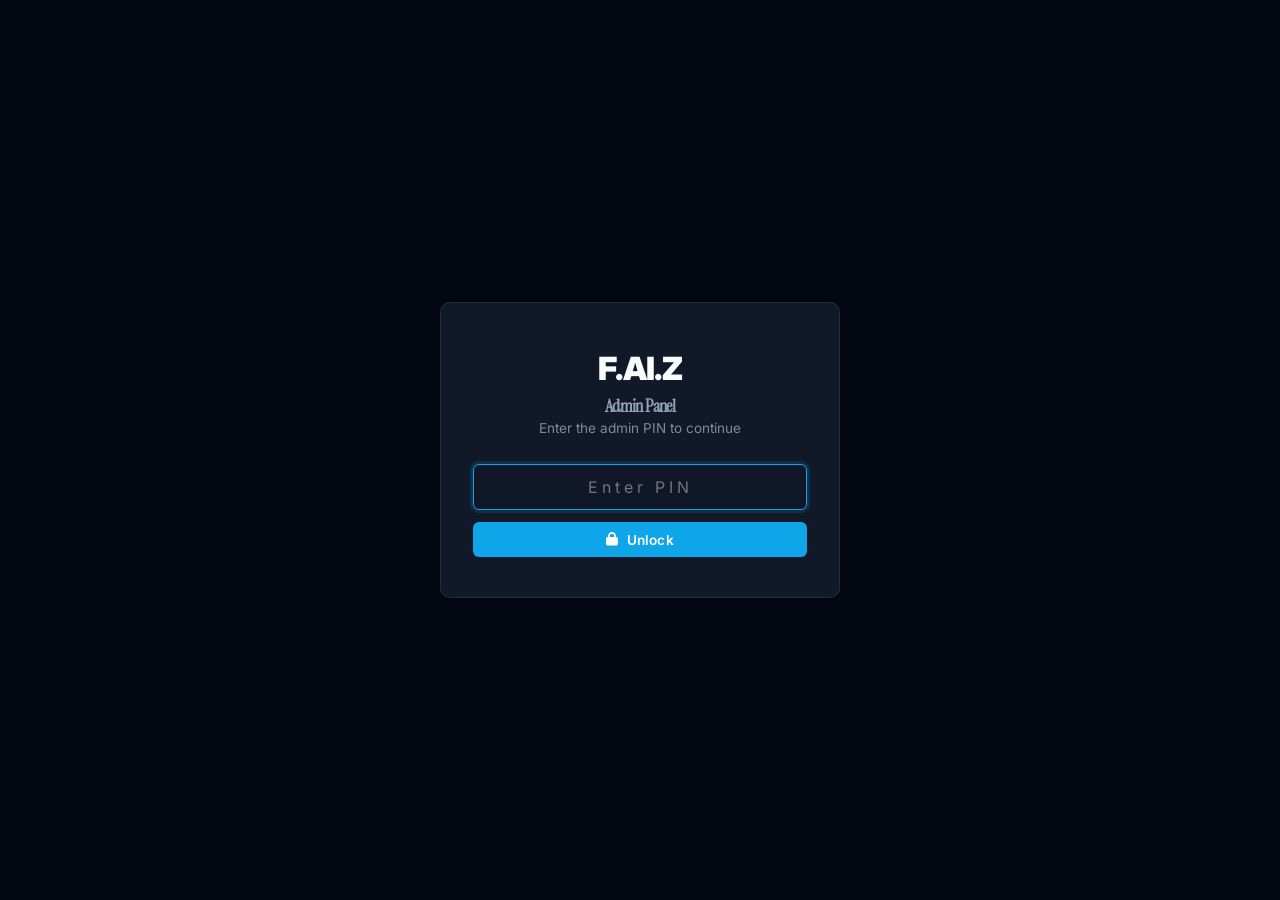
<file: admin.html>
<!DOCTYPE html>
<html lang="en">
<head>
  <meta charset="UTF-8" />
  <meta name="viewport" content="width=device-width, initial-scale=1.0" />
  <meta name="robots" content="noindex, nofollow" />
  <title>F.AI.Z | Admin Panel</title>
  <link rel="icon" href="images/site/favicon.svg" type="image/svg+xml" />

  <!-- Fonts -->
  <link rel="preconnect" href="https://fonts.googleapis.com">
  <link rel="preconnect" href="https://fonts.gstatic.com" crossorigin>
  <link href="https://fonts.googleapis.com/css2?family=Inter:wght@400;500;600;700;800;900&family=Instrument+Serif:ital@0;1&family=Space+Grotesk:wght@500;600;700&family=JetBrains+Mono:wght@500;600;700&display=swap" rel="stylesheet">

  <!-- Icons -->
  <link rel="stylesheet" href="https://cdnjs.cloudflare.com/ajax/libs/font-awesome/6.5.1/css/all.min.css" />

  <link rel="stylesheet" href="style.css" />
  <link rel="stylesheet" href="admin.css" />
</head>
<body>

  <!-- LOGIN GATE -->
  <div class="admin-login-overlay" id="admin-login">
    <div class="admin-login-box">
      <div class="admin-login-logo">F.<span class="ai">AI</span>.Z</div>
      <h2>Admin Panel</h2>
      <p>Enter the admin PIN to continue</p>
      <form id="login-form">
        <input type="password" id="pin-input" placeholder="Enter PIN" maxlength="20" autocomplete="off" />
        <button type="submit" class="btn btn-primary btn-full"><i class="fas fa-lock"></i> Unlock</button>
      </form>
      <p class="login-error" id="login-error" style="display:none">Incorrect PIN. Try again.</p>
    </div>
  </div>

  <!-- ADMIN PANEL -->
  <div class="admin-panel" id="admin-panel" style="display:none">

    <!-- ADMIN HEADER -->
    <header class="admin-header">
      <div class="admin-header-inner">
        <a href="index.html" class="logo">F.<span class="ai">AI</span>.Z<span class="logo-sub">Admin Panel</span></a>
        <div class="admin-header-actions">
          <a href="index.html" class="btn btn-outline btn-sm"><i class="fas fa-external-link-alt"></i> View Site</a>
          <a href="shop.html" class="btn btn-outline btn-sm"><i class="fas fa-shopping-bag"></i> View Shop</a>
          <button class="btn btn-outline btn-sm" id="btn-change-pin"><i class="fas fa-key"></i> Change PIN</button>
          <button class="btn btn-outline btn-sm" onclick="adminLogout()"><i class="fas fa-sign-out-alt"></i> Lock</button>
        </div>
      </div>
    </header>

    <!-- STATS BAR -->
    <section class="admin-stats">
      <div class="container">
        <div class="stats-grid">
          <div class="stat-card">
            <div class="stat-icon"><i class="fas fa-box"></i></div>
            <div class="stat-info">
              <span class="stat-value" id="stat-total">0</span>
              <span class="stat-label">Total Products</span>
            </div>
          </div>
          <div class="stat-card">
            <div class="stat-icon"><i class="fas fa-mobile-alt"></i></div>
            <div class="stat-info">
              <span class="stat-value" id="stat-phones">0</span>
              <span class="stat-label">Phones</span>
            </div>
          </div>
          <div class="stat-card">
            <div class="stat-icon"><i class="fas fa-tablet-alt"></i></div>
            <div class="stat-info">
              <span class="stat-value" id="stat-tablets">0</span>
              <span class="stat-label">Tablets</span>
            </div>
          </div>
          <div class="stat-card">
            <div class="stat-icon"><i class="fas fa-shield-alt"></i></div>
            <div class="stat-info">
              <span class="stat-value" id="stat-covers">0</span>
              <span class="stat-label">Covers</span>
            </div>
          </div>
          <div class="stat-card">
            <div class="stat-icon"><i class="fas fa-headphones-alt"></i></div>
            <div class="stat-info">
              <span class="stat-value" id="stat-accessories">0</span>
              <span class="stat-label">Accessories</span>
            </div>
          </div>
        </div>
      </div>
    </section>

    <!-- TOOLBAR -->
    <section class="admin-toolbar">
      <div class="container">
        <div class="toolbar-row">
          <div class="toolbar-left">
            <button class="btn btn-primary" id="btn-add-product"><i class="fas fa-plus"></i> Add Product</button>
          </div>
          <div class="toolbar-right">
            <button class="btn btn-outline btn-sm" id="btn-import"><i class="fas fa-file-import"></i> Import JSON</button>
            <button class="btn btn-outline btn-sm" id="btn-export"><i class="fas fa-file-export"></i> Export JSON</button>
            <button class="btn btn-outline btn-sm btn-danger" id="btn-reset"><i class="fas fa-undo"></i> Reset to Default</button>
            <input type="file" id="import-file" accept=".json" style="display:none" />
          </div>
        </div>
      </div>
    </section>

    <!-- PRODUCTS TABLE -->
    <section class="admin-products">
      <div class="container">
        <div class="admin-table-wrap">
          <table class="admin-table" id="products-table">
            <thead>
              <tr>
                <th class="col-img">Image</th>
                <th class="col-name">Product Name</th>
                <th class="col-cat">Category</th>
                <th class="col-price">Price</th>
                <th class="col-badge">Badge</th>
                <th class="col-actions">Actions</th>
              </tr>
            </thead>
            <tbody id="products-tbody"></tbody>
          </table>
          <div class="admin-empty" id="admin-empty" style="display:none">
            <i class="fas fa-box-open"></i>
            <p>No products yet. Click "Add Product" to get started.</p>
          </div>
        </div>
      </div>
    </section>
  </div>

  <!-- PRODUCT MODAL -->
  <div class="modal-overlay" id="product-modal-overlay">
    <div class="modal admin-modal" id="product-modal">
      <div class="modal-header">
        <h2 id="modal-title"><i class="fas fa-plus-circle"></i> Add Product</h2>
        <button class="modal-close" id="modal-close" aria-label="Close modal"><i class="fas fa-times"></i></button>
      </div>
      <div class="modal-body">
        <form id="product-form" novalidate>
          <input type="hidden" id="edit-id" />

          <div class="form-row">
            <div class="form-group">
              <label for="prod-name">Product Name *</label>
              <input type="text" id="prod-name" placeholder="e.g. iPhone 15 128GB" required />
            </div>
            <div class="form-group">
              <label for="prod-category">Category *</label>
              <select id="prod-category" required>
                <option value="">Select category</option>
                <option value="phones">Phones</option>
                <option value="tablets">Tablets</option>
                <option value="covers">Covers</option>
                <option value="accessories">Accessories</option>
              </select>
            </div>
          </div>

          <div class="form-row">
            <div class="form-group">
              <label for="prod-price">Price (&pound;) *</label>
              <input type="number" id="prod-price" step="0.01" min="0" placeholder="e.g. 349.99" required />
            </div>
            <div class="form-group">
              <label for="prod-badge">Badge *</label>
              <select id="prod-badge" required>
                <option value="">Select badge</option>
                <option value="New">New</option>
                <option value="Used">Used</option>
                <option value="Refurbished">Refurbished</option>
                <option value="Accessory">Accessory</option>
                <option value="Sale">Sale</option>
              </select>
            </div>
          </div>

          <div class="form-group">
            <label for="prod-desc">Description *</label>
            <textarea id="prod-desc" rows="3" placeholder="Short product description..." required></textarea>
          </div>

          <!-- IMAGE -->
          <div class="form-group">
            <label>Product Image</label>
            <div class="image-upload-area">
              <div class="image-tabs">
                <button type="button" class="img-tab active" data-tab="url">Image URL</button>
                <button type="button" class="img-tab" data-tab="upload">Upload File</button>
              </div>
              <div class="img-tab-content" id="tab-url">
                <input type="text" id="prod-image-url" placeholder="https://example.com/image.jpg" />
              </div>
              <div class="img-tab-content" id="tab-upload" style="display:none">
                <label class="file-drop-zone" id="file-drop-zone">
                  <i class="fas fa-cloud-upload-alt"></i>
                  <span>Click or drag an image here</span>
                  <input type="file" id="prod-image-file" accept="image/*" />
                </label>
              </div>
              <div class="image-preview" id="image-preview" style="display:none">
                <img id="preview-img" alt="Preview" />
                <button type="button" class="btn btn-sm btn-danger" id="clear-image"><i class="fas fa-trash-alt"></i> Remove</button>
              </div>
            </div>
          </div>

          <div class="form-actions">
            <button type="button" class="btn btn-outline" onclick="closeProductModal()">Cancel</button>
            <button type="submit" class="btn btn-primary" id="save-btn"><i class="fas fa-save"></i> Save Product</button>
          </div>
        </form>
      </div>
    </div>
  </div>

  <!-- CHANGE PIN MODAL -->
  <div class="modal-overlay" id="pin-modal-overlay">
    <div class="modal admin-modal admin-modal-sm">
      <div class="modal-header">
        <h2><i class="fas fa-key"></i> Change PIN</h2>
        <button class="modal-close" id="pin-modal-close" aria-label="Close"><i class="fas fa-times"></i></button>
      </div>
      <div class="modal-body">
        <form id="pin-form">
          <div class="form-group">
            <label for="current-pin">Current PIN</label>
            <input type="password" id="current-pin" required />
          </div>
          <div class="form-group">
            <label for="new-pin">New PIN</label>
            <input type="password" id="new-pin" minlength="4" required />
          </div>
          <div class="form-group">
            <label for="confirm-pin">Confirm New PIN</label>
            <input type="password" id="confirm-pin" required />
          </div>
          <p class="login-error" id="pin-error" style="display:none"></p>
          <div class="form-actions">
            <button type="button" class="btn btn-outline" onclick="closePinModal()">Cancel</button>
            <button type="submit" class="btn btn-primary"><i class="fas fa-save"></i> Update PIN</button>
          </div>
        </form>
      </div>
    </div>
  </div>

  <!-- CONFIRM MODAL -->
  <div class="modal-overlay" id="confirm-modal-overlay">
    <div class="modal admin-modal admin-modal-sm">
      <div class="modal-header">
        <h2 id="confirm-title"><i class="fas fa-exclamation-triangle"></i> Confirm</h2>
        <button class="modal-close" id="confirm-modal-close" aria-label="Close"><i class="fas fa-times"></i></button>
      </div>
      <div class="modal-body">
        <p id="confirm-message">Are you sure?</p>
        <div class="form-actions">
          <button class="btn btn-outline" id="confirm-cancel">Cancel</button>
          <button class="btn btn-primary btn-danger" id="confirm-ok">Confirm</button>
        </div>
      </div>
    </div>
  </div>

  <script src="admin.js"></script>
</body>
</html>
</file>
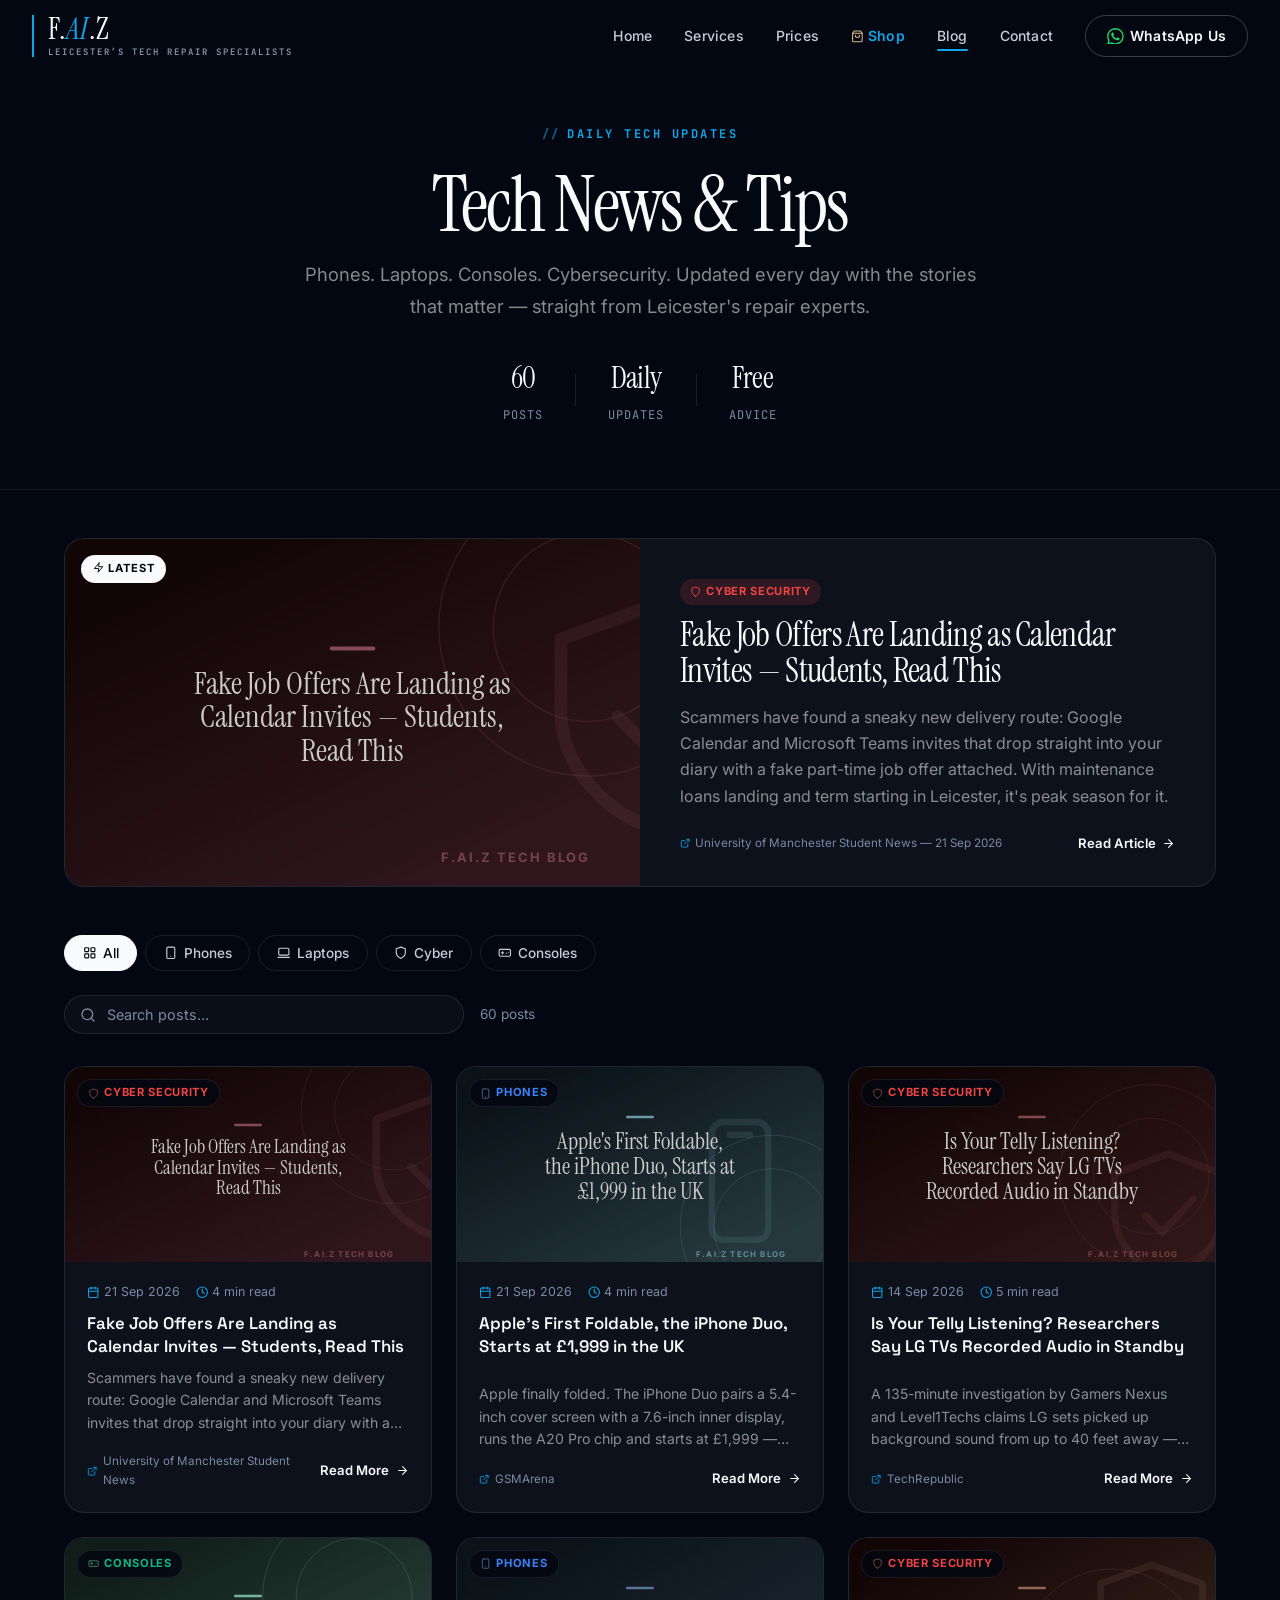
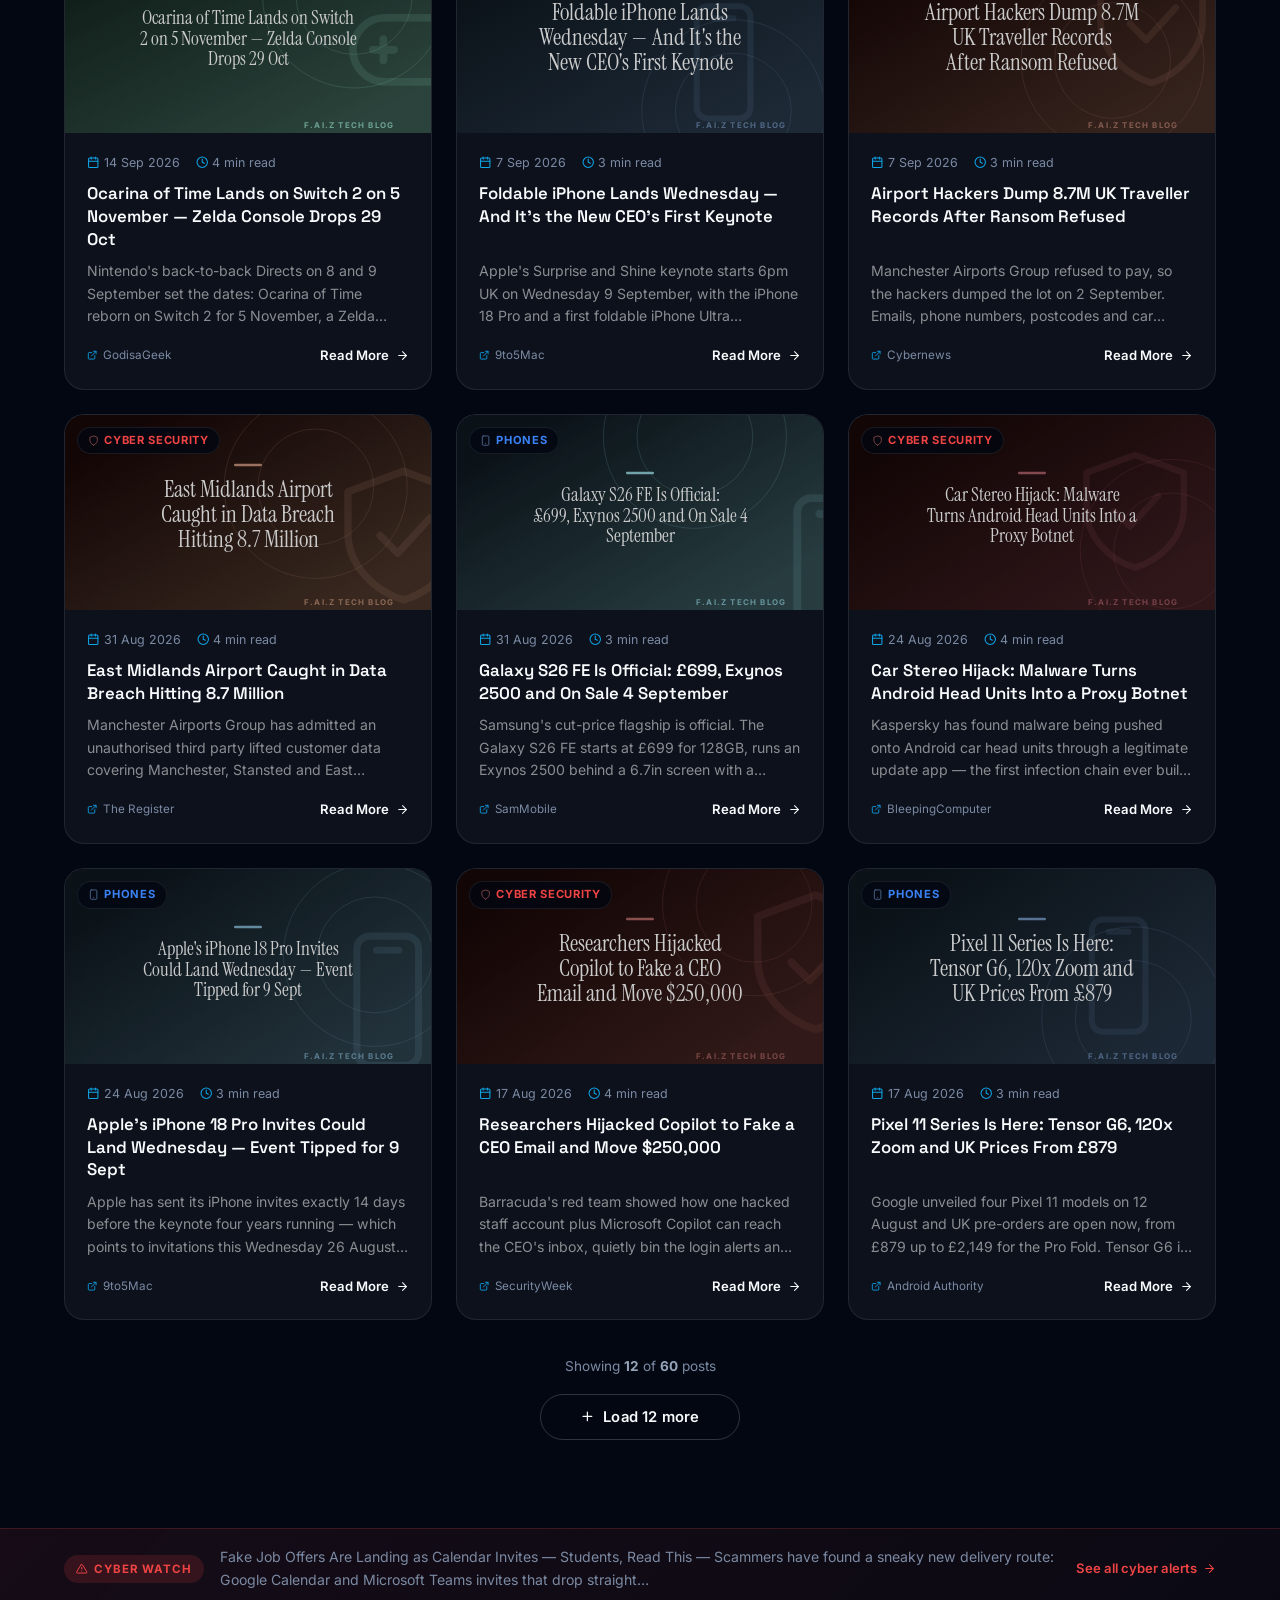
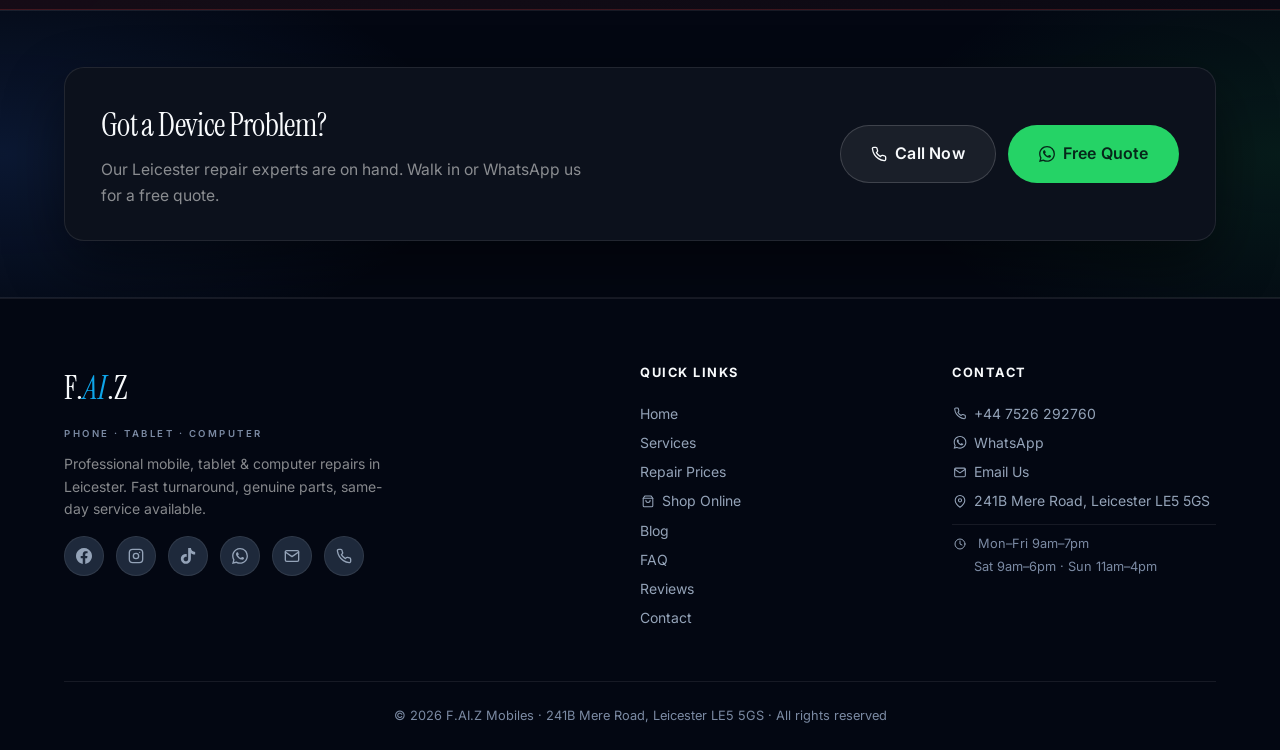
<file: blog.html>
<!DOCTYPE html>
<html lang="en">
<head>
  <meta charset="UTF-8">
  <meta name="viewport" content="width=device-width, initial-scale=1.0">
  <title>Tech Blog — F.AI.Z | Leicester's Tech Repair Specialists</title>
  <meta name="description" content="Daily tech news, phone & laptop tips, cybersecurity alerts, and gaming updates from F.AI.Z — Leicester's most trusted repair shop.">
  <meta property="og:title" content="Tech Blog — F.AI.Z | Leicester Repair Shop">
  <meta property="og:description" content="Daily tech news, phone & laptop tips, cybersecurity alerts, and gaming updates.">
  <meta property="og:image" content="https://faizrepair.com/images/site/og-blog.jpg">
  <link rel="canonical" href="https://faizrepair.com/blog.html">
  <link rel="icon" href="images/site/favicon.svg" type="image/svg+xml">
  <link rel="preconnect" href="https://fonts.googleapis.com">
  <link rel="preconnect" href="https://fonts.gstatic.com" crossorigin>
  <link href="https://fonts.googleapis.com/css2?family=Inter:wght@400;500;600;700;800;900&family=Instrument+Serif:ital@0;1&family=Space+Grotesk:wght@500;600;700&family=JetBrains+Mono:wght@500;600;700&display=swap" rel="stylesheet">
  <link rel="stylesheet" href="style.css?v=20260929d">
  <link rel="stylesheet" href="blog.css?v=20260929d">
</head>
<body>

  <!-- HEADER -->
  <header id="site-header">
    <div class="header-inner">
      <a href="index.html" class="logo" aria-label="F.AI.Z Home">
        <span class="logo-body">
          <span class="logo-name">F.<span class="ai">AI</span>.Z</span>
          <span class="logo-sub">Leicester&rsquo;s Tech Repair Specialists</span>
        </span>
      </a>
      <button class="hamburger" id="hamburger" aria-label="Open menu" aria-expanded="false">
        <span></span><span></span><span></span>
      </button>
    </div>
  </header>

  <nav id="main-nav">
    <a href="tel:+447526292760" class="nav-phone-mobile">
      <svg class="ic" viewBox="0 0 24 24" aria-hidden="true" focusable="false"><path d="M22 16.92v3a2 2 0 0 1-2.18 2 19.79 19.79 0 0 1-8.63-3.07 19.5 19.5 0 0 1-6-6 19.79 19.79 0 0 1-3.07-8.67A2 2 0 0 1 4.11 2h3a2 2 0 0 1 2 1.72c.13.96.36 1.9.7 2.81a2 2 0 0 1-.45 2.11L8.09 9.91a16 16 0 0 0 6 6l1.27-1.27a2 2 0 0 1 2.11-.45c.91.34 1.85.57 2.81.7A2 2 0 0 1 22 16.92z"/></svg> +44 7526 292760
    </a>
    <a href="index.html">Home</a>
    <a href="index.html#services">Services</a>
    <a href="prices.html">Prices</a>
    <a href="shop.html" class="nav-shop-link"><svg class="ic" viewBox="0 0 24 24" aria-hidden="true" focusable="false"><path d="M6 2L3 6v14a2 2 0 0 0 2 2h14a2 2 0 0 0 2-2V6l-3-4z"/><line x1="3" y1="6" x2="21" y2="6"/><path d="M16 10a4 4 0 0 1-8 0"/></svg> Shop</a>
    <a href="blog.html" class="active">Blog</a>
    <a href="index.html#contact">Contact</a>
    <a href="https://wa.me/447526292760" target="_blank" class="nav-cta">
      <svg class="ic ic-fill" viewBox="0 0 24 24" aria-hidden="true" focusable="false"><path d="M17.472 14.382c-.297-.149-1.758-.867-2.03-.967-.273-.099-.471-.148-.67.15-.197.297-.767.966-.94 1.164-.173.199-.347.223-.644.075-.297-.15-1.255-.463-2.39-1.475-.883-.788-1.48-1.761-1.653-2.059-.173-.297-.018-.458.13-.606.134-.133.298-.347.446-.52.149-.174.198-.298.298-.497.099-.198.05-.371-.025-.52-.075-.149-.669-1.612-.916-2.207-.242-.579-.487-.5-.669-.51-.173-.008-.371-.01-.57-.01-.198 0-.52.074-.792.372-.272.297-1.04 1.016-1.04 2.479 0 1.462 1.065 2.875 1.213 3.074.149.198 2.096 3.2 5.077 4.487.709.306 1.262.489 1.694.625.712.227 1.36.195 1.871.118.571-.085 1.758-.719 2.006-1.413.248-.694.248-1.289.173-1.413-.074-.124-.272-.198-.57-.347m-5.421 7.403h-.004a9.87 9.87 0 0 1-5.031-1.378l-.361-.214-3.741.982.998-3.648-.235-.374a9.86 9.86 0 0 1-1.51-5.26c.001-5.45 4.436-9.884 9.888-9.884 2.64 0 5.122 1.03 6.988 2.898a9.825 9.825 0 0 1 2.893 6.994c-.003 5.45-4.437 9.885-9.885 9.885m8.413-18.297A11.815 11.815 0 0 0 12.05 0C5.495 0 .16 5.335.157 11.892c0 2.096.547 4.142 1.588 5.945L.057 24l6.305-1.654a11.882 11.882 0 0 0 5.683 1.448h.005c6.554 0 11.89-5.335 11.893-11.893a11.821 11.821 0 0 0-3.48-8.413Z"/></svg> WhatsApp Us
    </a>
  </nav>

  <!-- BLOG HERO -->
  <section class="blog-hero">
    <div class="container">
      <div class="blog-hero-inner">
        <span class="section-label"><svg class="ic" viewBox="0 0 24 24" aria-hidden="true" focusable="false"><polygon points="13 2 3 14 12 14 11 22 21 10 12 10 13 2"/></svg> Daily Tech Updates</span>
        <h1>Tech News &amp; Tips</h1>
        <p>Phones. Laptops. Consoles. Cybersecurity. Updated every day with the stories that matter — straight from Leicester's repair experts.</p>
        <div class="blog-hero-stats">
          <div class="blog-stat"><span id="post-count">12</span><small>Posts</small></div>
          <div class="blog-stat-div"></div>
          <div class="blog-stat"><span>Daily</span><small>Updates</small></div>
          <div class="blog-stat-div"></div>
          <div class="blog-stat"><span>Free</span><small>Advice</small></div>
        </div>
      </div>
    </div>
  </section>

  <!-- FEATURED POST -->
  <section class="blog-featured-section">
    <div class="container">
      <div id="featured-post" class="blog-featured-card">
        <!-- Injected by JS -->
      </div>
    </div>
  </section>

  <!-- MAIN CONTENT -->
  <section class="blog-main">
    <div class="container">

      <!-- CATEGORY FILTERS -->
      <div class="blog-filters" role="tablist" aria-label="Filter by category">
        <button class="blog-filter-btn active" data-cat="all" role="tab" aria-selected="true">
          <svg class="ic" viewBox="0 0 24 24" aria-hidden="true" focusable="false"><rect x="3" y="3" width="7" height="7" rx="1"/><rect x="14" y="3" width="7" height="7" rx="1"/><rect x="14" y="14" width="7" height="7" rx="1"/><rect x="3" y="14" width="7" height="7" rx="1"/></svg> All
        </button>
        <button class="blog-filter-btn" data-cat="phones" role="tab" aria-selected="false">
          <svg class="ic" viewBox="0 0 24 24" aria-hidden="true" focusable="false"><rect x="5" y="2" width="14" height="20" rx="2"/><line x1="12" y1="18" x2="12.01" y2="18"/></svg> Phones
        </button>
        <button class="blog-filter-btn" data-cat="laptops" role="tab" aria-selected="false">
          <svg class="ic" viewBox="0 0 24 24" aria-hidden="true" focusable="false"><rect x="3" y="4" width="18" height="12" rx="2"/><line x1="2" y1="20" x2="22" y2="20"/></svg> Laptops
        </button>
        <button class="blog-filter-btn" data-cat="cyber" role="tab" aria-selected="false">
          <svg class="ic" viewBox="0 0 24 24" aria-hidden="true" focusable="false"><path d="M12 22s8-4 8-10V5l-8-3-8 3v7c0 6 8 10 8 10z"/></svg> Cyber
        </button>
        <button class="blog-filter-btn" data-cat="consoles" role="tab" aria-selected="false">
          <svg class="ic" viewBox="0 0 24 24" aria-hidden="true" focusable="false"><line x1="6" y1="12" x2="10" y2="12"/><line x1="8" y1="10" x2="8" y2="14"/><line x1="15" y1="13" x2="15.01" y2="13"/><line x1="18" y1="11" x2="18.01" y2="11"/><rect x="2" y="6" width="20" height="12" rx="2"/></svg> Consoles
        </button>
      </div>

      <!-- SEARCH BAR -->
      <div class="blog-search-row">
        <div class="blog-search-wrap">
          <svg class="ic" viewBox="0 0 24 24" aria-hidden="true" focusable="false"><circle cx="11" cy="11" r="8"/><line x1="21" y1="21" x2="16.65" y2="16.65"/></svg>
          <input type="text" id="blog-search" placeholder="Search posts..." aria-label="Search blog posts">
        </div>
        <span class="blog-results-count" id="results-count"></span>
      </div>

      <!-- POSTS GRID -->
      <div class="blog-grid-main" id="blog-grid">
        <div class="blog-loading">
          <div class="blog-spinner"></div>
          <p>Loading posts…</p>
        </div>
      </div>

      <!-- NO RESULTS -->
      <div class="blog-no-results" id="no-results" style="display:none;">
        <svg class="ic" viewBox="0 0 24 24" aria-hidden="true" focusable="false"><circle cx="11" cy="11" r="8"/><line x1="21" y1="21" x2="16.65" y2="16.65"/></svg>
        <h3>No posts found</h3>
        <p>Try a different search term or category.</p>
      </div>

    </div>
  </section>

  <!-- CYBER ALERT BANNER -->
  <div class="cyber-alert-strip">
    <div class="container">
      <div class="cyber-alert-inner">
        <span class="cyber-alert-badge"><svg class="ic" viewBox="0 0 24 24" aria-hidden="true" focusable="false"><path d="M10.29 3.86L1.82 18a2 2 0 0 0 1.71 3h16.94a2 2 0 0 0 1.71-3L13.71 3.86a2 2 0 0 0-3.42 0z"/><line x1="12" y1="9" x2="12" y2="13"/><line x1="12" y1="17" x2="12.01" y2="17"/></svg> Cyber Watch</span>
        <p id="cyber-ticker">Phishing attacks targeting UK bank customers on the rise this week. Always verify sender details before clicking links.</p>
        <a href="?cat=cyber" class="cyber-alert-link">See all cyber alerts <svg class="ic" viewBox="0 0 24 24" aria-hidden="true" focusable="false"><line x1="5" y1="12" x2="19" y2="12"/><polyline points="12 5 19 12 12 19"/></svg></a>
      </div>
    </div>
  </div>

  <!-- CTA STRIP -->
  <div class="footer-cta-strip">
    <div class="container">
      <div class="footer-cta-inner">
        <div>
          <h3>Got a Device Problem?</h3>
          <p>Our Leicester repair experts are on hand. Walk in or WhatsApp us for a free quote.</p>
        </div>
        <div class="footer-cta-actions">
          <a href="tel:+447526292760" class="btn btn-call btn-lg">
            <svg class="ic" viewBox="0 0 24 24" aria-hidden="true" focusable="false"><path d="M22 16.92v3a2 2 0 0 1-2.18 2 19.79 19.79 0 0 1-8.63-3.07 19.5 19.5 0 0 1-6-6 19.79 19.79 0 0 1-3.07-8.67A2 2 0 0 1 4.11 2h3a2 2 0 0 1 2 1.72c.13.96.36 1.9.7 2.81a2 2 0 0 1-.45 2.11L8.09 9.91a16 16 0 0 0 6 6l1.27-1.27a2 2 0 0 1 2.11-.45c.91.34 1.85.57 2.81.7A2 2 0 0 1 22 16.92z"/></svg> Call Now
          </a>
          <a href="https://wa.me/447526292760?text=Hi%2C+I'd+like+a+free+repair+quote+please" target="_blank" class="btn btn-whatsapp btn-lg">
            <svg class="ic ic-fill" viewBox="0 0 24 24" aria-hidden="true" focusable="false"><path d="M17.472 14.382c-.297-.149-1.758-.867-2.03-.967-.273-.099-.471-.148-.67.15-.197.297-.767.966-.94 1.164-.173.199-.347.223-.644.075-.297-.15-1.255-.463-2.39-1.475-.883-.788-1.48-1.761-1.653-2.059-.173-.297-.018-.458.13-.606.134-.133.298-.347.446-.52.149-.174.198-.298.298-.497.099-.198.05-.371-.025-.52-.075-.149-.669-1.612-.916-2.207-.242-.579-.487-.5-.669-.51-.173-.008-.371-.01-.57-.01-.198 0-.52.074-.792.372-.272.297-1.04 1.016-1.04 2.479 0 1.462 1.065 2.875 1.213 3.074.149.198 2.096 3.2 5.077 4.487.709.306 1.262.489 1.694.625.712.227 1.36.195 1.871.118.571-.085 1.758-.719 2.006-1.413.248-.694.248-1.289.173-1.413-.074-.124-.272-.198-.57-.347m-5.421 7.403h-.004a9.87 9.87 0 0 1-5.031-1.378l-.361-.214-3.741.982.998-3.648-.235-.374a9.86 9.86 0 0 1-1.51-5.26c.001-5.45 4.436-9.884 9.888-9.884 2.64 0 5.122 1.03 6.988 2.898a9.825 9.825 0 0 1 2.893 6.994c-.003 5.45-4.437 9.885-9.885 9.885m8.413-18.297A11.815 11.815 0 0 0 12.05 0C5.495 0 .16 5.335.157 11.892c0 2.096.547 4.142 1.588 5.945L.057 24l6.305-1.654a11.882 11.882 0 0 0 5.683 1.448h.005c6.554 0 11.89-5.335 11.893-11.893a11.821 11.821 0 0 0-3.48-8.413Z"/></svg> Free Quote
          </a>
        </div>
      </div>
    </div>
  </div>

  <!-- FOOTER -->
  <footer>
    <div class="container">
      <div class="footer-top">
        <div class="footer-brand">
          <span class="footer-logo">F.<span class="ai">AI</span>.Z</span>
          <span class="footer-logo-sub">Phone &middot; Tablet &middot; Computer</span>
          <p>Professional mobile, tablet &amp; computer repairs in Leicester. Fast turnaround, genuine parts, same-day service available.</p>
          <div class="footer-social">
            <a href="https://www.facebook.com/faizmobilesleicester" target="_blank" rel="noopener" aria-label="Facebook"><svg class="ic ic-fill" viewBox="0 0 24 24" aria-hidden="true" focusable="false"><path d="M24 12.073c0-6.627-5.373-12-12-12s-12 5.373-12 12c0 5.99 4.388 10.954 10.125 11.854v-8.385H7.078v-3.47h3.047V9.43c0-3.007 1.792-4.669 4.533-4.669 1.312 0 2.686.235 2.686.235v2.953H15.83c-1.491 0-1.956.925-1.956 1.874v2.25h3.328l-.532 3.47h-2.796v8.385C19.612 23.027 24 18.062 24 12.073z"/></svg></a>
            <a href="https://www.instagram.com/faizmobilesleicester" target="_blank" rel="noopener" aria-label="Instagram"><svg class="ic" viewBox="0 0 24 24" aria-hidden="true" focusable="false"><rect x="2" y="2" width="20" height="20" rx="5"/><circle cx="12" cy="12" r="4"/><line x1="17.5" y1="6.5" x2="17.51" y2="6.5"/></svg></a>
            <a href="https://www.tiktok.com/@faizmobilesleicester" target="_blank" rel="noopener" aria-label="TikTok"><svg class="ic ic-fill" viewBox="0 0 24 24" aria-hidden="true" focusable="false"><path d="M12.53.02C13.84 0 15.14.01 16.44 0c.08 1.53.63 3.09 1.75 4.17 1.19 1.11 2.87 1.62 4.56 1.72v4.03c-1.59-.05-3.19-.38-4.63-1.07-.63-.28-1.21-.65-1.78-1.03-.01 2.92.01 5.84-.02 8.75-.08 1.4-.54 2.79-1.35 3.94-1.31 1.92-3.58 3.17-5.91 3.21-1.43.08-2.86-.31-4.08-1.03-2.02-1.19-3.44-3.37-3.65-5.71-.02-.5-.03-1-.01-1.49.18-1.9 1.12-3.72 2.58-4.96 1.66-1.44 3.98-1.99 6.15-1.58.02 1.48-.04 2.96-.04 4.44-.99-.32-2.15-.23-3.02.37-.63.41-1.11 1.04-1.36 1.75-.21.51-.15 1.07-.14 1.61.24 1.64 1.82 3.02 3.5 2.87 1.12-.01 2.19-.66 2.77-1.61.19-.33.4-.67.41-1.06.1-1.79.06-3.57.07-5.36.01-4.03-.01-8.05.02-12.07z"/></svg></a>
            <a href="https://wa.me/447526292760" target="_blank" aria-label="WhatsApp"><svg class="ic ic-fill" viewBox="0 0 24 24" aria-hidden="true" focusable="false"><path d="M17.472 14.382c-.297-.149-1.758-.867-2.03-.967-.273-.099-.471-.148-.67.15-.197.297-.767.966-.94 1.164-.173.199-.347.223-.644.075-.297-.15-1.255-.463-2.39-1.475-.883-.788-1.48-1.761-1.653-2.059-.173-.297-.018-.458.13-.606.134-.133.298-.347.446-.52.149-.174.198-.298.298-.497.099-.198.05-.371-.025-.52-.075-.149-.669-1.612-.916-2.207-.242-.579-.487-.5-.669-.51-.173-.008-.371-.01-.57-.01-.198 0-.52.074-.792.372-.272.297-1.04 1.016-1.04 2.479 0 1.462 1.065 2.875 1.213 3.074.149.198 2.096 3.2 5.077 4.487.709.306 1.262.489 1.694.625.712.227 1.36.195 1.871.118.571-.085 1.758-.719 2.006-1.413.248-.694.248-1.289.173-1.413-.074-.124-.272-.198-.57-.347m-5.421 7.403h-.004a9.87 9.87 0 0 1-5.031-1.378l-.361-.214-3.741.982.998-3.648-.235-.374a9.86 9.86 0 0 1-1.51-5.26c.001-5.45 4.436-9.884 9.888-9.884 2.64 0 5.122 1.03 6.988 2.898a9.825 9.825 0 0 1 2.893 6.994c-.003 5.45-4.437 9.885-9.885 9.885m8.413-18.297A11.815 11.815 0 0 0 12.05 0C5.495 0 .16 5.335.157 11.892c0 2.096.547 4.142 1.588 5.945L.057 24l6.305-1.654a11.882 11.882 0 0 0 5.683 1.448h.005c6.554 0 11.89-5.335 11.893-11.893a11.821 11.821 0 0 0-3.48-8.413Z"/></svg></a>
            <a href="mailto:faizmobilele55gs1@gmail.com" aria-label="Email"><svg class="ic" viewBox="0 0 24 24" aria-hidden="true" focusable="false"><rect x="2" y="4" width="20" height="16" rx="2"/><polyline points="22 6 12 13 2 6"/></svg></a>
            <a href="tel:+447526292760" aria-label="Phone"><svg class="ic" viewBox="0 0 24 24" aria-hidden="true" focusable="false"><path d="M22 16.92v3a2 2 0 0 1-2.18 2 19.79 19.79 0 0 1-8.63-3.07 19.5 19.5 0 0 1-6-6 19.79 19.79 0 0 1-3.07-8.67A2 2 0 0 1 4.11 2h3a2 2 0 0 1 2 1.72c.13.96.36 1.9.7 2.81a2 2 0 0 1-.45 2.11L8.09 9.91a16 16 0 0 0 6 6l1.27-1.27a2 2 0 0 1 2.11-.45c.91.34 1.85.57 2.81.7A2 2 0 0 1 22 16.92z"/></svg></a>
          </div>
        </div>

        <div class="footer-links">
          <h4>Quick Links</h4>
          <a href="index.html">Home</a>
          <a href="index.html#services">Services</a>
          <a href="prices.html">Repair Prices</a>
          <a href="shop.html"><svg class="ic" viewBox="0 0 24 24" aria-hidden="true" focusable="false"><path d="M6 2L3 6v14a2 2 0 0 0 2 2h14a2 2 0 0 0 2-2V6l-3-4z"/><line x1="3" y1="6" x2="21" y2="6"/><path d="M16 10a4 4 0 0 1-8 0"/></svg> Shop Online</a>
          <a href="blog.html">Blog</a>
          <a href="index.html#faq">FAQ</a>
          <a href="index.html#reviews">Reviews</a>
          <a href="index.html#contact">Contact</a>
        </div>

        <div class="footer-links">
          <h4>Contact</h4>
          <a href="tel:+447526292760"><svg class="ic" viewBox="0 0 24 24" aria-hidden="true" focusable="false"><path d="M22 16.92v3a2 2 0 0 1-2.18 2 19.79 19.79 0 0 1-8.63-3.07 19.5 19.5 0 0 1-6-6 19.79 19.79 0 0 1-3.07-8.67A2 2 0 0 1 4.11 2h3a2 2 0 0 1 2 1.72c.13.96.36 1.9.7 2.81a2 2 0 0 1-.45 2.11L8.09 9.91a16 16 0 0 0 6 6l1.27-1.27a2 2 0 0 1 2.11-.45c.91.34 1.85.57 2.81.7A2 2 0 0 1 22 16.92z"/></svg> +44 7526 292760</a>
          <a href="https://wa.me/447526292760" target="_blank"><svg class="ic ic-fill" viewBox="0 0 24 24" aria-hidden="true" focusable="false"><path d="M17.472 14.382c-.297-.149-1.758-.867-2.03-.967-.273-.099-.471-.148-.67.15-.197.297-.767.966-.94 1.164-.173.199-.347.223-.644.075-.297-.15-1.255-.463-2.39-1.475-.883-.788-1.48-1.761-1.653-2.059-.173-.297-.018-.458.13-.606.134-.133.298-.347.446-.52.149-.174.198-.298.298-.497.099-.198.05-.371-.025-.52-.075-.149-.669-1.612-.916-2.207-.242-.579-.487-.5-.669-.51-.173-.008-.371-.01-.57-.01-.198 0-.52.074-.792.372-.272.297-1.04 1.016-1.04 2.479 0 1.462 1.065 2.875 1.213 3.074.149.198 2.096 3.2 5.077 4.487.709.306 1.262.489 1.694.625.712.227 1.36.195 1.871.118.571-.085 1.758-.719 2.006-1.413.248-.694.248-1.289.173-1.413-.074-.124-.272-.198-.57-.347m-5.421 7.403h-.004a9.87 9.87 0 0 1-5.031-1.378l-.361-.214-3.741.982.998-3.648-.235-.374a9.86 9.86 0 0 1-1.51-5.26c.001-5.45 4.436-9.884 9.888-9.884 2.64 0 5.122 1.03 6.988 2.898a9.825 9.825 0 0 1 2.893 6.994c-.003 5.45-4.437 9.885-9.885 9.885m8.413-18.297A11.815 11.815 0 0 0 12.05 0C5.495 0 .16 5.335.157 11.892c0 2.096.547 4.142 1.588 5.945L.057 24l6.305-1.654a11.882 11.882 0 0 0 5.683 1.448h.005c6.554 0 11.89-5.335 11.893-11.893a11.821 11.821 0 0 0-3.48-8.413Z"/></svg> WhatsApp</a>
          <a href="mailto:faizmobilele55gs1@gmail.com"><svg class="ic" viewBox="0 0 24 24" aria-hidden="true" focusable="false"><rect x="2" y="4" width="20" height="16" rx="2"/><polyline points="22 6 12 13 2 6"/></svg> Email Us</a>
          <a href="https://www.google.com/maps/dir/?api=1&amp;destination=241B+Mere+Road+Leicester+LE5+5GS" target="_blank" rel="noopener"><svg class="ic" viewBox="0 0 24 24" aria-hidden="true" focusable="false"><path d="M21 10c0 7-9 13-9 13s-9-6-9-13a9 9 0 0 1 18 0z"/><circle cx="12" cy="10" r="3"/></svg> 241B Mere Road, Leicester LE5 5GS</a>
          <div class="footer-hours">
            <span><svg class="ic" viewBox="0 0 24 24" aria-hidden="true" focusable="false"><circle cx="12" cy="12" r="10"/><polyline points="12 6 12 12 16 14"/></svg> Mon&ndash;Fri 9am&ndash;7pm</span>
            <span>Sat 9am&ndash;6pm &middot; Sun 11am&ndash;4pm</span>
          </div>
        </div>
      </div>

      <div class="footer-bottom">
        <p>&copy; 2026 F.AI.Z Mobiles &middot; 241B Mere Road, Leicester LE5 5GS &middot; All rights reserved</p>
      </div>
    </div>
  </footer>

  <script src="icons.js?v=20260929d"></script>
  <script src="blog.js?v=20260912b"></script>
</body>
</html>
</file>
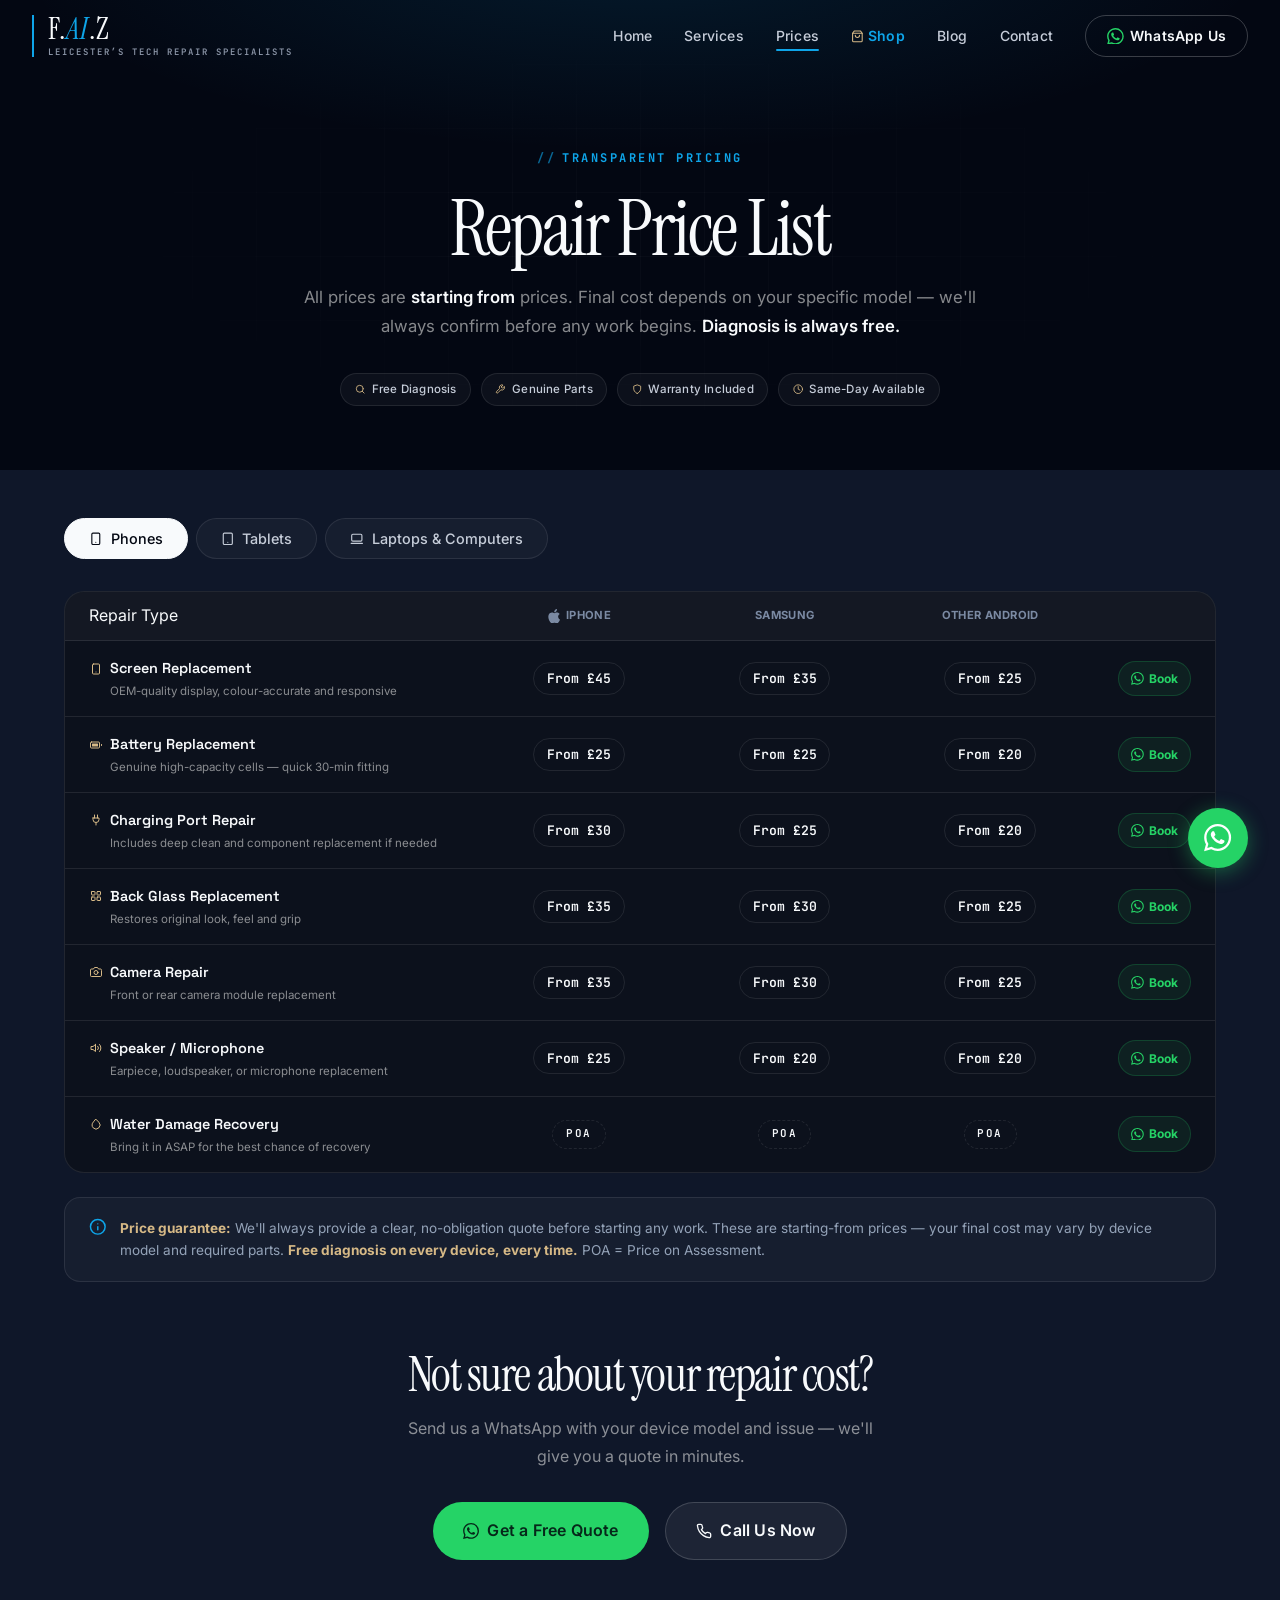
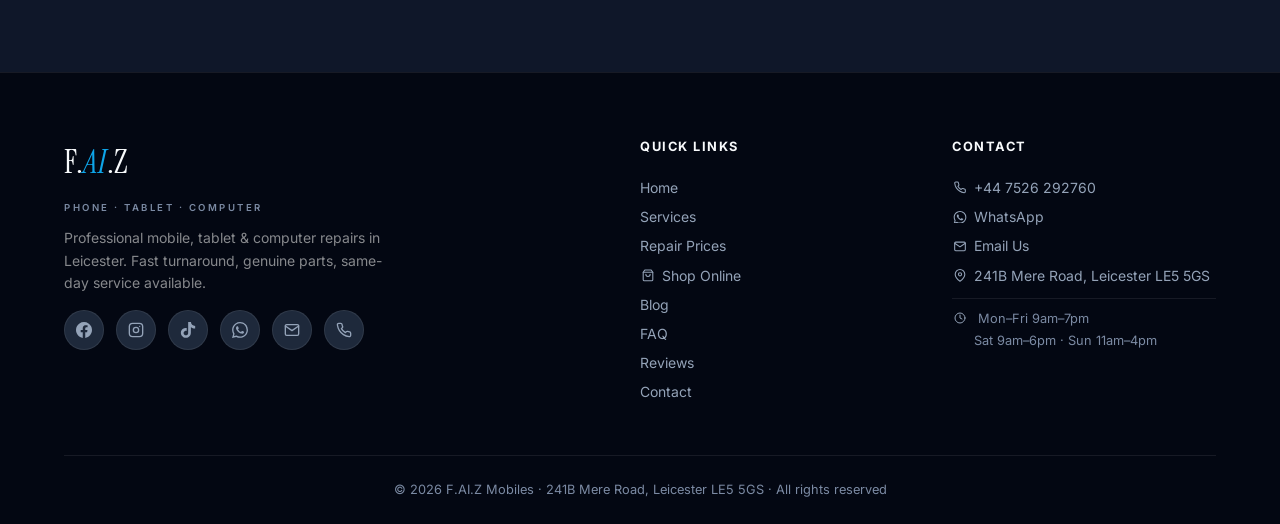
<file: prices.html>
<!DOCTYPE html>
<html lang="en">
<head>
  <meta charset="UTF-8" />
  <meta name="viewport" content="width=device-width, initial-scale=1.0" />
  <meta name="description" content="F.AI.Z repair price list — transparent starting prices for phone, tablet and laptop repairs in Leicester. Free diagnosis. No fix, no fee. Call +44 7526 292760." />
  <meta name="keywords" content="phone repair prices Leicester, screen replacement cost Leicester, battery replacement price, laptop repair cost Leicester, iPad repair price" />
  <title>Repair Prices | F.AI.Z — Leicester Phone, Tablet &amp; Laptop Repair</title>
  <link rel="canonical" href="https://faizrepair.com/prices.html" />
  <link rel="icon" href="images/site/favicon.svg" type="image/svg+xml" />

  <link rel="preconnect" href="https://fonts.googleapis.com">
  <link rel="preconnect" href="https://fonts.gstatic.com" crossorigin>
  <link href="https://fonts.googleapis.com/css2?family=Inter:wght@400;500;600;700;800;900&family=Instrument+Serif:ital@0;1&family=Space+Grotesk:wght@500;600;700&family=JetBrains+Mono:wght@500;600;700&display=swap" rel="stylesheet">
  <link rel="stylesheet" href="style.css?v=20260929d" />
  <link rel="stylesheet" href="prices.css?v=20260929d" />
</head>
<body>

  <!-- HEADER -->
  <header id="site-header">
    <div class="header-inner">
      <a href="index.html" class="logo" aria-label="F.AI.Z Home">
        <span class="logo-body">
          <span class="logo-name">F.<span class="ai">AI</span>.Z</span>
          <span class="logo-sub">Leicester&rsquo;s Tech Repair Specialists</span>
        </span>
      </a>

      <button class="hamburger" id="hamburger" aria-label="Toggle menu" aria-expanded="false">
        <span></span>
        <span></span>
        <span></span>
      </button>
    </div>
  </header>

  <nav id="main-nav">
    <a href="tel:+447526292760" class="nav-phone-mobile">
      <svg class="ic" viewBox="0 0 24 24" aria-hidden="true" focusable="false"><path d="M22 16.92v3a2 2 0 0 1-2.18 2 19.79 19.79 0 0 1-8.63-3.07 19.5 19.5 0 0 1-6-6 19.79 19.79 0 0 1-3.07-8.67A2 2 0 0 1 4.11 2h3a2 2 0 0 1 2 1.72c.13.96.36 1.9.7 2.81a2 2 0 0 1-.45 2.11L8.09 9.91a16 16 0 0 0 6 6l1.27-1.27a2 2 0 0 1 2.11-.45c.91.34 1.85.57 2.81.7A2 2 0 0 1 22 16.92z"/></svg> +44 7526 292760
    </a>
    <a href="index.html">Home</a>
    <a href="index.html#services">Services</a>
    <a href="prices.html" class="active">Prices</a>
    <a href="shop.html" class="nav-shop-link"><svg class="ic" viewBox="0 0 24 24" aria-hidden="true" focusable="false"><path d="M6 2L3 6v14a2 2 0 0 0 2 2h14a2 2 0 0 0 2-2V6l-3-4z"/><line x1="3" y1="6" x2="21" y2="6"/><path d="M16 10a4 4 0 0 1-8 0"/></svg> Shop</a>
    <a href="blog.html">Blog</a>
    <a href="index.html#contact">Contact</a>
    <a href="https://wa.me/447526292760" target="_blank" class="nav-cta">
      <svg class="ic ic-fill" viewBox="0 0 24 24" aria-hidden="true" focusable="false"><path d="M17.472 14.382c-.297-.149-1.758-.867-2.03-.967-.273-.099-.471-.148-.67.15-.197.297-.767.966-.94 1.164-.173.199-.347.223-.644.075-.297-.15-1.255-.463-2.39-1.475-.883-.788-1.48-1.761-1.653-2.059-.173-.297-.018-.458.13-.606.134-.133.298-.347.446-.52.149-.174.198-.298.298-.497.099-.198.05-.371-.025-.52-.075-.149-.669-1.612-.916-2.207-.242-.579-.487-.5-.669-.51-.173-.008-.371-.01-.57-.01-.198 0-.52.074-.792.372-.272.297-1.04 1.016-1.04 2.479 0 1.462 1.065 2.875 1.213 3.074.149.198 2.096 3.2 5.077 4.487.709.306 1.262.489 1.694.625.712.227 1.36.195 1.871.118.571-.085 1.758-.719 2.006-1.413.248-.694.248-1.289.173-1.413-.074-.124-.272-.198-.57-.347m-5.421 7.403h-.004a9.87 9.87 0 0 1-5.031-1.378l-.361-.214-3.741.982.998-3.648-.235-.374a9.86 9.86 0 0 1-1.51-5.26c.001-5.45 4.436-9.884 9.888-9.884 2.64 0 5.122 1.03 6.988 2.898a9.825 9.825 0 0 1 2.893 6.994c-.003 5.45-4.437 9.885-9.885 9.885m8.413-18.297A11.815 11.815 0 0 0 12.05 0C5.495 0 .16 5.335.157 11.892c0 2.096.547 4.142 1.588 5.945L.057 24l6.305-1.654a11.882 11.882 0 0 0 5.683 1.448h.005c6.554 0 11.89-5.335 11.893-11.893a11.821 11.821 0 0 0-3.48-8.413Z"/></svg> WhatsApp Us
    </a>
  </nav>


  <!-- PAGE HERO -->
  <section class="page-hero">
    <div class="page-hero-bg">
      <div class="page-hero-gradient"></div>
      <div class="page-hero-grid"></div>
    </div>
    <div class="container">
      <div class="page-hero-content">
        <span class="section-label"><svg class="ic" viewBox="0 0 24 24" aria-hidden="true" focusable="false"><path d="M20.59 13.41l-7.17 7.17a2 2 0 0 1-2.83 0L2 12V2h10l8.59 8.59a2 2 0 0 1 0 2.82z"/><line x1="7" y1="7" x2="7.01" y2="7"/></svg> Transparent Pricing</span>
        <h1 class="page-hero-title">Repair <span class="ai">Price</span> List</h1>
        <p class="page-hero-sub">All prices are <strong>starting from</strong> prices. Final cost depends on your specific model — we'll always confirm before any work begins. <strong>Diagnosis is always free.</strong></p>
        <div class="page-hero-badges">
          <span class="hero-badge-pill"><svg class="ic" viewBox="0 0 24 24" aria-hidden="true" focusable="false"><circle cx="11" cy="11" r="8"/><line x1="21" y1="21" x2="16.65" y2="16.65"/></svg> Free Diagnosis</span>
          <span class="hero-badge-pill"><svg class="ic" viewBox="0 0 24 24" aria-hidden="true" focusable="false"><path d="M14.7 6.3a1 1 0 0 0 0 1.4l1.6 1.6a1 1 0 0 0 1.4 0l3.77-3.77a6 6 0 0 1-7.94 7.94l-6.91 6.91a2.12 2.12 0 0 1-3-3l6.91-6.91a6 6 0 0 1 7.94-7.94l-3.76 3.76z"/></svg> Genuine Parts</span>
          <span class="hero-badge-pill"><svg class="ic" viewBox="0 0 24 24" aria-hidden="true" focusable="false"><path d="M12 22s8-4 8-10V5l-8-3-8 3v7c0 6 8 10 8 10z"/></svg> Warranty Included</span>
          <span class="hero-badge-pill"><svg class="ic" viewBox="0 0 24 24" aria-hidden="true" focusable="false"><circle cx="12" cy="12" r="10"/><polyline points="12 6 12 12 16 14"/></svg> Same-Day Available</span>
        </div>
      </div>
    </div>
  </section>


  <!-- PRICE TABLES -->
  <section class="prices-section">
    <div class="container">

      <!-- Device type tabs -->
      <div class="price-tabs" role="tablist">
        <button class="price-tab active" data-tab="phones" role="tab" aria-selected="true" aria-controls="tab-phones">
          <svg class="ic" viewBox="0 0 24 24" aria-hidden="true" focusable="false"><rect x="5" y="2" width="14" height="20" rx="2"/><line x1="12" y1="18" x2="12.01" y2="18"/></svg> Phones
        </button>
        <button class="price-tab" data-tab="tablets" role="tab" aria-selected="false" aria-controls="tab-tablets">
          <svg class="ic" viewBox="0 0 24 24" aria-hidden="true" focusable="false"><rect x="4" y="2" width="16" height="20" rx="2"/><line x1="12" y1="18" x2="12.01" y2="18"/></svg> Tablets
        </button>
        <button class="price-tab" data-tab="laptops" role="tab" aria-selected="false" aria-controls="tab-laptops">
          <svg class="ic" viewBox="0 0 24 24" aria-hidden="true" focusable="false"><rect x="3" y="4" width="18" height="12" rx="2"/><line x1="2" y1="20" x2="22" y2="20"/></svg> Laptops &amp; Computers
        </button>
      </div>


      <!-- ===== PHONES ===== -->
      <div class="price-panel active" id="tab-phones" role="tabpanel">
        <div class="price-table-wrap">

          <div class="price-table-header">
            <div class="price-col-service">Repair Type</div>
            <div class="price-col price-col-brand"><svg class="ic ic-fill" viewBox="0 0 24 24" aria-hidden="true" focusable="false"><path d="M12.152 6.896c-.948 0-2.415-1.078-3.96-1.04-2.04.027-3.91 1.183-4.961 3.014-2.117 3.675-.546 9.103 1.519 12.09 1.013 1.454 2.208 3.09 3.792 3.039 1.52-.065 2.09-.987 3.935-.987 1.831 0 2.35.987 3.96.948 1.637-.026 2.676-1.48 3.676-2.948 1.156-1.688 1.636-3.325 1.662-3.415-.039-.013-3.182-1.221-3.22-4.857-.026-3.04 2.48-4.494 2.597-4.559-1.429-2.09-3.623-2.324-4.39-2.376-2-.156-3.675 1.09-4.61 1.09zM15.53 3.83c.843-1.012 1.4-2.427 1.245-3.83-1.207.052-2.662.805-3.532 1.818-.78.896-1.454 2.338-1.273 3.714 1.338.104 2.715-.688 3.559-1.701"/></svg> iPhone</div>
            <div class="price-col price-col-brand"><span>Samsung</span></div>
            <div class="price-col price-col-brand"><span>Other Android</span></div>
            <div class="price-col-action"></div>
          </div>

          <div class="price-row animate-on-scroll">
            <div class="price-col-service">
              <div class="service-name"><svg class="ic" viewBox="0 0 24 24" aria-hidden="true" focusable="false"><rect x="5" y="2" width="14" height="20" rx="2"/><line x1="12" y1="18" x2="12.01" y2="18"/></svg> Screen Replacement</div>
              <div class="service-note">OEM-quality display, colour-accurate and responsive</div>
            </div>
            <div class="price-col" data-brand="iPhone"><span class="price-badge">From £45</span></div>
            <div class="price-col" data-brand="Samsung"><span class="price-badge">From £35</span></div>
            <div class="price-col" data-brand="Other"><span class="price-badge">From £25</span></div>
            <div class="price-col-action">
              <a href="https://wa.me/447526292760?text=Hi%2C+I'd+like+a+quote+for+a+phone+screen+replacement+please" target="_blank" class="price-book-btn">
                <svg class="ic ic-fill" viewBox="0 0 24 24" aria-hidden="true" focusable="false"><path d="M17.472 14.382c-.297-.149-1.758-.867-2.03-.967-.273-.099-.471-.148-.67.15-.197.297-.767.966-.94 1.164-.173.199-.347.223-.644.075-.297-.15-1.255-.463-2.39-1.475-.883-.788-1.48-1.761-1.653-2.059-.173-.297-.018-.458.13-.606.134-.133.298-.347.446-.52.149-.174.198-.298.298-.497.099-.198.05-.371-.025-.52-.075-.149-.669-1.612-.916-2.207-.242-.579-.487-.5-.669-.51-.173-.008-.371-.01-.57-.01-.198 0-.52.074-.792.372-.272.297-1.04 1.016-1.04 2.479 0 1.462 1.065 2.875 1.213 3.074.149.198 2.096 3.2 5.077 4.487.709.306 1.262.489 1.694.625.712.227 1.36.195 1.871.118.571-.085 1.758-.719 2.006-1.413.248-.694.248-1.289.173-1.413-.074-.124-.272-.198-.57-.347m-5.421 7.403h-.004a9.87 9.87 0 0 1-5.031-1.378l-.361-.214-3.741.982.998-3.648-.235-.374a9.86 9.86 0 0 1-1.51-5.26c.001-5.45 4.436-9.884 9.888-9.884 2.64 0 5.122 1.03 6.988 2.898a9.825 9.825 0 0 1 2.893 6.994c-.003 5.45-4.437 9.885-9.885 9.885m8.413-18.297A11.815 11.815 0 0 0 12.05 0C5.495 0 .16 5.335.157 11.892c0 2.096.547 4.142 1.588 5.945L.057 24l6.305-1.654a11.882 11.882 0 0 0 5.683 1.448h.005c6.554 0 11.89-5.335 11.893-11.893a11.821 11.821 0 0 0-3.48-8.413Z"/></svg> Book
              </a>
            </div>
          </div>

          <div class="price-row animate-on-scroll">
            <div class="price-col-service">
              <div class="service-name"><svg class="ic" viewBox="0 0 24 24" aria-hidden="true" focusable="false"><rect x="1" y="6" width="18" height="12" rx="2"/><line x1="23" y1="13" x2="23" y2="11"/><rect x="4" y="9" width="12" height="6" rx="1" fill="currentColor" stroke="none"/></svg> Battery Replacement</div>
              <div class="service-note">Genuine high-capacity cells — quick 30-min fitting</div>
            </div>
            <div class="price-col" data-brand="iPhone"><span class="price-badge">From £25</span></div>
            <div class="price-col" data-brand="Samsung"><span class="price-badge">From £25</span></div>
            <div class="price-col" data-brand="Other"><span class="price-badge">From £20</span></div>
            <div class="price-col-action">
              <a href="https://wa.me/447526292760?text=Hi%2C+I'd+like+a+quote+for+a+phone+battery+replacement+please" target="_blank" class="price-book-btn">
                <svg class="ic ic-fill" viewBox="0 0 24 24" aria-hidden="true" focusable="false"><path d="M17.472 14.382c-.297-.149-1.758-.867-2.03-.967-.273-.099-.471-.148-.67.15-.197.297-.767.966-.94 1.164-.173.199-.347.223-.644.075-.297-.15-1.255-.463-2.39-1.475-.883-.788-1.48-1.761-1.653-2.059-.173-.297-.018-.458.13-.606.134-.133.298-.347.446-.52.149-.174.198-.298.298-.497.099-.198.05-.371-.025-.52-.075-.149-.669-1.612-.916-2.207-.242-.579-.487-.5-.669-.51-.173-.008-.371-.01-.57-.01-.198 0-.52.074-.792.372-.272.297-1.04 1.016-1.04 2.479 0 1.462 1.065 2.875 1.213 3.074.149.198 2.096 3.2 5.077 4.487.709.306 1.262.489 1.694.625.712.227 1.36.195 1.871.118.571-.085 1.758-.719 2.006-1.413.248-.694.248-1.289.173-1.413-.074-.124-.272-.198-.57-.347m-5.421 7.403h-.004a9.87 9.87 0 0 1-5.031-1.378l-.361-.214-3.741.982.998-3.648-.235-.374a9.86 9.86 0 0 1-1.51-5.26c.001-5.45 4.436-9.884 9.888-9.884 2.64 0 5.122 1.03 6.988 2.898a9.825 9.825 0 0 1 2.893 6.994c-.003 5.45-4.437 9.885-9.885 9.885m8.413-18.297A11.815 11.815 0 0 0 12.05 0C5.495 0 .16 5.335.157 11.892c0 2.096.547 4.142 1.588 5.945L.057 24l6.305-1.654a11.882 11.882 0 0 0 5.683 1.448h.005c6.554 0 11.89-5.335 11.893-11.893a11.821 11.821 0 0 0-3.48-8.413Z"/></svg> Book
              </a>
            </div>
          </div>

          <div class="price-row animate-on-scroll">
            <div class="price-col-service">
              <div class="service-name"><svg class="ic" viewBox="0 0 24 24" aria-hidden="true" focusable="false"><path d="M9 2v6M15 2v6M6 8h12v3a6 6 0 0 1-12 0V8z"/><line x1="12" y1="17" x2="12" y2="22"/></svg> Charging Port Repair</div>
              <div class="service-note">Includes deep clean and component replacement if needed</div>
            </div>
            <div class="price-col" data-brand="iPhone"><span class="price-badge">From £30</span></div>
            <div class="price-col" data-brand="Samsung"><span class="price-badge">From £25</span></div>
            <div class="price-col" data-brand="Other"><span class="price-badge">From £20</span></div>
            <div class="price-col-action">
              <a href="https://wa.me/447526292760?text=Hi%2C+I'd+like+a+quote+for+a+charging+port+repair+please" target="_blank" class="price-book-btn">
                <svg class="ic ic-fill" viewBox="0 0 24 24" aria-hidden="true" focusable="false"><path d="M17.472 14.382c-.297-.149-1.758-.867-2.03-.967-.273-.099-.471-.148-.67.15-.197.297-.767.966-.94 1.164-.173.199-.347.223-.644.075-.297-.15-1.255-.463-2.39-1.475-.883-.788-1.48-1.761-1.653-2.059-.173-.297-.018-.458.13-.606.134-.133.298-.347.446-.52.149-.174.198-.298.298-.497.099-.198.05-.371-.025-.52-.075-.149-.669-1.612-.916-2.207-.242-.579-.487-.5-.669-.51-.173-.008-.371-.01-.57-.01-.198 0-.52.074-.792.372-.272.297-1.04 1.016-1.04 2.479 0 1.462 1.065 2.875 1.213 3.074.149.198 2.096 3.2 5.077 4.487.709.306 1.262.489 1.694.625.712.227 1.36.195 1.871.118.571-.085 1.758-.719 2.006-1.413.248-.694.248-1.289.173-1.413-.074-.124-.272-.198-.57-.347m-5.421 7.403h-.004a9.87 9.87 0 0 1-5.031-1.378l-.361-.214-3.741.982.998-3.648-.235-.374a9.86 9.86 0 0 1-1.51-5.26c.001-5.45 4.436-9.884 9.888-9.884 2.64 0 5.122 1.03 6.988 2.898a9.825 9.825 0 0 1 2.893 6.994c-.003 5.45-4.437 9.885-9.885 9.885m8.413-18.297A11.815 11.815 0 0 0 12.05 0C5.495 0 .16 5.335.157 11.892c0 2.096.547 4.142 1.588 5.945L.057 24l6.305-1.654a11.882 11.882 0 0 0 5.683 1.448h.005c6.554 0 11.89-5.335 11.893-11.893a11.821 11.821 0 0 0-3.48-8.413Z"/></svg> Book
              </a>
            </div>
          </div>

          <div class="price-row animate-on-scroll">
            <div class="price-col-service">
              <div class="service-name"><svg class="ic" viewBox="0 0 24 24" aria-hidden="true" focusable="false"><rect x="3" y="3" width="7" height="7" rx="1"/><rect x="14" y="3" width="7" height="7" rx="1"/><rect x="14" y="14" width="7" height="7" rx="1"/><rect x="3" y="14" width="7" height="7" rx="1"/></svg> Back Glass Replacement</div>
              <div class="service-note">Restores original look, feel and grip</div>
            </div>
            <div class="price-col" data-brand="iPhone"><span class="price-badge">From £35</span></div>
            <div class="price-col" data-brand="Samsung"><span class="price-badge">From £30</span></div>
            <div class="price-col" data-brand="Other"><span class="price-badge">From £25</span></div>
            <div class="price-col-action">
              <a href="https://wa.me/447526292760?text=Hi%2C+I'd+like+a+quote+for+back+glass+replacement+please" target="_blank" class="price-book-btn">
                <svg class="ic ic-fill" viewBox="0 0 24 24" aria-hidden="true" focusable="false"><path d="M17.472 14.382c-.297-.149-1.758-.867-2.03-.967-.273-.099-.471-.148-.67.15-.197.297-.767.966-.94 1.164-.173.199-.347.223-.644.075-.297-.15-1.255-.463-2.39-1.475-.883-.788-1.48-1.761-1.653-2.059-.173-.297-.018-.458.13-.606.134-.133.298-.347.446-.52.149-.174.198-.298.298-.497.099-.198.05-.371-.025-.52-.075-.149-.669-1.612-.916-2.207-.242-.579-.487-.5-.669-.51-.173-.008-.371-.01-.57-.01-.198 0-.52.074-.792.372-.272.297-1.04 1.016-1.04 2.479 0 1.462 1.065 2.875 1.213 3.074.149.198 2.096 3.2 5.077 4.487.709.306 1.262.489 1.694.625.712.227 1.36.195 1.871.118.571-.085 1.758-.719 2.006-1.413.248-.694.248-1.289.173-1.413-.074-.124-.272-.198-.57-.347m-5.421 7.403h-.004a9.87 9.87 0 0 1-5.031-1.378l-.361-.214-3.741.982.998-3.648-.235-.374a9.86 9.86 0 0 1-1.51-5.26c.001-5.45 4.436-9.884 9.888-9.884 2.64 0 5.122 1.03 6.988 2.898a9.825 9.825 0 0 1 2.893 6.994c-.003 5.45-4.437 9.885-9.885 9.885m8.413-18.297A11.815 11.815 0 0 0 12.05 0C5.495 0 .16 5.335.157 11.892c0 2.096.547 4.142 1.588 5.945L.057 24l6.305-1.654a11.882 11.882 0 0 0 5.683 1.448h.005c6.554 0 11.89-5.335 11.893-11.893a11.821 11.821 0 0 0-3.48-8.413Z"/></svg> Book
              </a>
            </div>
          </div>

          <div class="price-row animate-on-scroll">
            <div class="price-col-service">
              <div class="service-name"><svg class="ic" viewBox="0 0 24 24" aria-hidden="true" focusable="false"><path d="M23 19a2 2 0 0 1-2 2H3a2 2 0 0 1-2-2V8a2 2 0 0 1 2-2h4l2-3h6l2 3h4a2 2 0 0 1 2 2z"/><circle cx="12" cy="13" r="4"/></svg> Camera Repair</div>
              <div class="service-note">Front or rear camera module replacement</div>
            </div>
            <div class="price-col" data-brand="iPhone"><span class="price-badge">From £35</span></div>
            <div class="price-col" data-brand="Samsung"><span class="price-badge">From £30</span></div>
            <div class="price-col" data-brand="Other"><span class="price-badge">From £25</span></div>
            <div class="price-col-action">
              <a href="https://wa.me/447526292760?text=Hi%2C+I'd+like+a+quote+for+a+camera+repair+please" target="_blank" class="price-book-btn">
                <svg class="ic ic-fill" viewBox="0 0 24 24" aria-hidden="true" focusable="false"><path d="M17.472 14.382c-.297-.149-1.758-.867-2.03-.967-.273-.099-.471-.148-.67.15-.197.297-.767.966-.94 1.164-.173.199-.347.223-.644.075-.297-.15-1.255-.463-2.39-1.475-.883-.788-1.48-1.761-1.653-2.059-.173-.297-.018-.458.13-.606.134-.133.298-.347.446-.52.149-.174.198-.298.298-.497.099-.198.05-.371-.025-.52-.075-.149-.669-1.612-.916-2.207-.242-.579-.487-.5-.669-.51-.173-.008-.371-.01-.57-.01-.198 0-.52.074-.792.372-.272.297-1.04 1.016-1.04 2.479 0 1.462 1.065 2.875 1.213 3.074.149.198 2.096 3.2 5.077 4.487.709.306 1.262.489 1.694.625.712.227 1.36.195 1.871.118.571-.085 1.758-.719 2.006-1.413.248-.694.248-1.289.173-1.413-.074-.124-.272-.198-.57-.347m-5.421 7.403h-.004a9.87 9.87 0 0 1-5.031-1.378l-.361-.214-3.741.982.998-3.648-.235-.374a9.86 9.86 0 0 1-1.51-5.26c.001-5.45 4.436-9.884 9.888-9.884 2.64 0 5.122 1.03 6.988 2.898a9.825 9.825 0 0 1 2.893 6.994c-.003 5.45-4.437 9.885-9.885 9.885m8.413-18.297A11.815 11.815 0 0 0 12.05 0C5.495 0 .16 5.335.157 11.892c0 2.096.547 4.142 1.588 5.945L.057 24l6.305-1.654a11.882 11.882 0 0 0 5.683 1.448h.005c6.554 0 11.89-5.335 11.893-11.893a11.821 11.821 0 0 0-3.48-8.413Z"/></svg> Book
              </a>
            </div>
          </div>

          <div class="price-row animate-on-scroll">
            <div class="price-col-service">
              <div class="service-name"><svg class="ic" viewBox="0 0 24 24" aria-hidden="true" focusable="false"><polygon points="11 5 6 9 2 9 2 15 6 15 11 19 11 5"/><path d="M19.07 4.93a10 10 0 0 1 0 14.14M15.54 8.46a5 5 0 0 1 0 7.07"/></svg> Speaker / Microphone</div>
              <div class="service-note">Earpiece, loudspeaker, or microphone replacement</div>
            </div>
            <div class="price-col" data-brand="iPhone"><span class="price-badge">From £25</span></div>
            <div class="price-col" data-brand="Samsung"><span class="price-badge">From £20</span></div>
            <div class="price-col" data-brand="Other"><span class="price-badge">From £20</span></div>
            <div class="price-col-action">
              <a href="https://wa.me/447526292760?text=Hi%2C+I'd+like+a+quote+for+a+speaker+or+microphone+repair+please" target="_blank" class="price-book-btn">
                <svg class="ic ic-fill" viewBox="0 0 24 24" aria-hidden="true" focusable="false"><path d="M17.472 14.382c-.297-.149-1.758-.867-2.03-.967-.273-.099-.471-.148-.67.15-.197.297-.767.966-.94 1.164-.173.199-.347.223-.644.075-.297-.15-1.255-.463-2.39-1.475-.883-.788-1.48-1.761-1.653-2.059-.173-.297-.018-.458.13-.606.134-.133.298-.347.446-.52.149-.174.198-.298.298-.497.099-.198.05-.371-.025-.52-.075-.149-.669-1.612-.916-2.207-.242-.579-.487-.5-.669-.51-.173-.008-.371-.01-.57-.01-.198 0-.52.074-.792.372-.272.297-1.04 1.016-1.04 2.479 0 1.462 1.065 2.875 1.213 3.074.149.198 2.096 3.2 5.077 4.487.709.306 1.262.489 1.694.625.712.227 1.36.195 1.871.118.571-.085 1.758-.719 2.006-1.413.248-.694.248-1.289.173-1.413-.074-.124-.272-.198-.57-.347m-5.421 7.403h-.004a9.87 9.87 0 0 1-5.031-1.378l-.361-.214-3.741.982.998-3.648-.235-.374a9.86 9.86 0 0 1-1.51-5.26c.001-5.45 4.436-9.884 9.888-9.884 2.64 0 5.122 1.03 6.988 2.898a9.825 9.825 0 0 1 2.893 6.994c-.003 5.45-4.437 9.885-9.885 9.885m8.413-18.297A11.815 11.815 0 0 0 12.05 0C5.495 0 .16 5.335.157 11.892c0 2.096.547 4.142 1.588 5.945L.057 24l6.305-1.654a11.882 11.882 0 0 0 5.683 1.448h.005c6.554 0 11.89-5.335 11.893-11.893a11.821 11.821 0 0 0-3.48-8.413Z"/></svg> Book
              </a>
            </div>
          </div>

          <div class="price-row animate-on-scroll">
            <div class="price-col-service">
              <div class="service-name"><svg class="ic" viewBox="0 0 24 24" aria-hidden="true" focusable="false"><path d="M12 2.69l5.66 5.66a8 8 0 1 1-11.31 0z"/></svg> Water Damage Recovery</div>
              <div class="service-note">Bring it in ASAP for the best chance of recovery</div>
            </div>
            <div class="price-col" data-brand="iPhone"><span class="price-badge price-poa">POA</span></div>
            <div class="price-col" data-brand="Samsung"><span class="price-badge price-poa">POA</span></div>
            <div class="price-col" data-brand="Other"><span class="price-badge price-poa">POA</span></div>
            <div class="price-col-action">
              <a href="https://wa.me/447526292760?text=Hi%2C+my+phone+has+water+damage+and+I+need+urgent+help" target="_blank" class="price-book-btn">
                <svg class="ic ic-fill" viewBox="0 0 24 24" aria-hidden="true" focusable="false"><path d="M17.472 14.382c-.297-.149-1.758-.867-2.03-.967-.273-.099-.471-.148-.67.15-.197.297-.767.966-.94 1.164-.173.199-.347.223-.644.075-.297-.15-1.255-.463-2.39-1.475-.883-.788-1.48-1.761-1.653-2.059-.173-.297-.018-.458.13-.606.134-.133.298-.347.446-.52.149-.174.198-.298.298-.497.099-.198.05-.371-.025-.52-.075-.149-.669-1.612-.916-2.207-.242-.579-.487-.5-.669-.51-.173-.008-.371-.01-.57-.01-.198 0-.52.074-.792.372-.272.297-1.04 1.016-1.04 2.479 0 1.462 1.065 2.875 1.213 3.074.149.198 2.096 3.2 5.077 4.487.709.306 1.262.489 1.694.625.712.227 1.36.195 1.871.118.571-.085 1.758-.719 2.006-1.413.248-.694.248-1.289.173-1.413-.074-.124-.272-.198-.57-.347m-5.421 7.403h-.004a9.87 9.87 0 0 1-5.031-1.378l-.361-.214-3.741.982.998-3.648-.235-.374a9.86 9.86 0 0 1-1.51-5.26c.001-5.45 4.436-9.884 9.888-9.884 2.64 0 5.122 1.03 6.988 2.898a9.825 9.825 0 0 1 2.893 6.994c-.003 5.45-4.437 9.885-9.885 9.885m8.413-18.297A11.815 11.815 0 0 0 12.05 0C5.495 0 .16 5.335.157 11.892c0 2.096.547 4.142 1.588 5.945L.057 24l6.305-1.654a11.882 11.882 0 0 0 5.683 1.448h.005c6.554 0 11.89-5.335 11.893-11.893a11.821 11.821 0 0 0-3.48-8.413Z"/></svg> Book
              </a>
            </div>
          </div>

        </div>
      </div>


      <!-- ===== TABLETS ===== -->
      <div class="price-panel" id="tab-tablets" role="tabpanel">
        <div class="price-table-wrap two-col">

          <div class="price-table-header">
            <div class="price-col-service">Repair Type</div>
            <div class="price-col price-col-brand"><svg class="ic ic-fill" viewBox="0 0 24 24" aria-hidden="true" focusable="false"><path d="M12.152 6.896c-.948 0-2.415-1.078-3.96-1.04-2.04.027-3.91 1.183-4.961 3.014-2.117 3.675-.546 9.103 1.519 12.09 1.013 1.454 2.208 3.09 3.792 3.039 1.52-.065 2.09-.987 3.935-.987 1.831 0 2.35.987 3.96.948 1.637-.026 2.676-1.48 3.676-2.948 1.156-1.688 1.636-3.325 1.662-3.415-.039-.013-3.182-1.221-3.22-4.857-.026-3.04 2.48-4.494 2.597-4.559-1.429-2.09-3.623-2.324-4.39-2.376-2-.156-3.675 1.09-4.61 1.09zM15.53 3.83c.843-1.012 1.4-2.427 1.245-3.83-1.207.052-2.662.805-3.532 1.818-.78.896-1.454 2.338-1.273 3.714 1.338.104 2.715-.688 3.559-1.701"/></svg> iPad</div>
            <div class="price-col price-col-brand"><span>Android Tablet</span></div>
            <div class="price-col-action"></div>
          </div>

          <div class="price-row animate-on-scroll">
            <div class="price-col-service">
              <div class="service-name"><svg class="ic" viewBox="0 0 24 24" aria-hidden="true" focusable="false"><rect x="4" y="2" width="16" height="20" rx="2"/><line x1="12" y1="18" x2="12.01" y2="18"/></svg> Screen Replacement</div>
              <div class="service-note">Full display assembly — glass and digitiser</div>
            </div>
            <div class="price-col" data-brand="iPad"><span class="price-badge">From £55</span></div>
            <div class="price-col" data-brand="Android"><span class="price-badge">From £45</span></div>
            <div class="price-col-action">
              <a href="https://wa.me/447526292760?text=Hi%2C+I'd+like+a+quote+for+a+tablet+screen+replacement+please" target="_blank" class="price-book-btn">
                <svg class="ic ic-fill" viewBox="0 0 24 24" aria-hidden="true" focusable="false"><path d="M17.472 14.382c-.297-.149-1.758-.867-2.03-.967-.273-.099-.471-.148-.67.15-.197.297-.767.966-.94 1.164-.173.199-.347.223-.644.075-.297-.15-1.255-.463-2.39-1.475-.883-.788-1.48-1.761-1.653-2.059-.173-.297-.018-.458.13-.606.134-.133.298-.347.446-.52.149-.174.198-.298.298-.497.099-.198.05-.371-.025-.52-.075-.149-.669-1.612-.916-2.207-.242-.579-.487-.5-.669-.51-.173-.008-.371-.01-.57-.01-.198 0-.52.074-.792.372-.272.297-1.04 1.016-1.04 2.479 0 1.462 1.065 2.875 1.213 3.074.149.198 2.096 3.2 5.077 4.487.709.306 1.262.489 1.694.625.712.227 1.36.195 1.871.118.571-.085 1.758-.719 2.006-1.413.248-.694.248-1.289.173-1.413-.074-.124-.272-.198-.57-.347m-5.421 7.403h-.004a9.87 9.87 0 0 1-5.031-1.378l-.361-.214-3.741.982.998-3.648-.235-.374a9.86 9.86 0 0 1-1.51-5.26c.001-5.45 4.436-9.884 9.888-9.884 2.64 0 5.122 1.03 6.988 2.898a9.825 9.825 0 0 1 2.893 6.994c-.003 5.45-4.437 9.885-9.885 9.885m8.413-18.297A11.815 11.815 0 0 0 12.05 0C5.495 0 .16 5.335.157 11.892c0 2.096.547 4.142 1.588 5.945L.057 24l6.305-1.654a11.882 11.882 0 0 0 5.683 1.448h.005c6.554 0 11.89-5.335 11.893-11.893a11.821 11.821 0 0 0-3.48-8.413Z"/></svg> Book
              </a>
            </div>
          </div>

          <div class="price-row animate-on-scroll">
            <div class="price-col-service">
              <div class="service-name"><svg class="ic" viewBox="0 0 24 24" aria-hidden="true" focusable="false"><rect x="1" y="6" width="18" height="12" rx="2"/><line x1="23" y1="13" x2="23" y2="11"/><rect x="4" y="9" width="12" height="6" rx="1" fill="currentColor" stroke="none"/></svg> Battery Replacement</div>
              <div class="service-note">Restores full battery capacity and standby time</div>
            </div>
            <div class="price-col" data-brand="iPad"><span class="price-badge">From £45</span></div>
            <div class="price-col" data-brand="Android"><span class="price-badge">From £35</span></div>
            <div class="price-col-action">
              <a href="https://wa.me/447526292760?text=Hi%2C+I'd+like+a+quote+for+a+tablet+battery+replacement+please" target="_blank" class="price-book-btn">
                <svg class="ic ic-fill" viewBox="0 0 24 24" aria-hidden="true" focusable="false"><path d="M17.472 14.382c-.297-.149-1.758-.867-2.03-.967-.273-.099-.471-.148-.67.15-.197.297-.767.966-.94 1.164-.173.199-.347.223-.644.075-.297-.15-1.255-.463-2.39-1.475-.883-.788-1.48-1.761-1.653-2.059-.173-.297-.018-.458.13-.606.134-.133.298-.347.446-.52.149-.174.198-.298.298-.497.099-.198.05-.371-.025-.52-.075-.149-.669-1.612-.916-2.207-.242-.579-.487-.5-.669-.51-.173-.008-.371-.01-.57-.01-.198 0-.52.074-.792.372-.272.297-1.04 1.016-1.04 2.479 0 1.462 1.065 2.875 1.213 3.074.149.198 2.096 3.2 5.077 4.487.709.306 1.262.489 1.694.625.712.227 1.36.195 1.871.118.571-.085 1.758-.719 2.006-1.413.248-.694.248-1.289.173-1.413-.074-.124-.272-.198-.57-.347m-5.421 7.403h-.004a9.87 9.87 0 0 1-5.031-1.378l-.361-.214-3.741.982.998-3.648-.235-.374a9.86 9.86 0 0 1-1.51-5.26c.001-5.45 4.436-9.884 9.888-9.884 2.64 0 5.122 1.03 6.988 2.898a9.825 9.825 0 0 1 2.893 6.994c-.003 5.45-4.437 9.885-9.885 9.885m8.413-18.297A11.815 11.815 0 0 0 12.05 0C5.495 0 .16 5.335.157 11.892c0 2.096.547 4.142 1.588 5.945L.057 24l6.305-1.654a11.882 11.882 0 0 0 5.683 1.448h.005c6.554 0 11.89-5.335 11.893-11.893a11.821 11.821 0 0 0-3.48-8.413Z"/></svg> Book
              </a>
            </div>
          </div>

          <div class="price-row animate-on-scroll">
            <div class="price-col-service">
              <div class="service-name"><svg class="ic" viewBox="0 0 24 24" aria-hidden="true" focusable="false"><path d="M9 2v6M15 2v6M6 8h12v3a6 6 0 0 1-12 0V8z"/><line x1="12" y1="17" x2="12" y2="22"/></svg> Charging Port Repair</div>
              <div class="service-note">USB-C, Lightning, or micro-USB port</div>
            </div>
            <div class="price-col" data-brand="iPad"><span class="price-badge">From £35</span></div>
            <div class="price-col" data-brand="Android"><span class="price-badge">From £30</span></div>
            <div class="price-col-action">
              <a href="https://wa.me/447526292760?text=Hi%2C+I'd+like+a+quote+for+a+tablet+charging+port+repair+please" target="_blank" class="price-book-btn">
                <svg class="ic ic-fill" viewBox="0 0 24 24" aria-hidden="true" focusable="false"><path d="M17.472 14.382c-.297-.149-1.758-.867-2.03-.967-.273-.099-.471-.148-.67.15-.197.297-.767.966-.94 1.164-.173.199-.347.223-.644.075-.297-.15-1.255-.463-2.39-1.475-.883-.788-1.48-1.761-1.653-2.059-.173-.297-.018-.458.13-.606.134-.133.298-.347.446-.52.149-.174.198-.298.298-.497.099-.198.05-.371-.025-.52-.075-.149-.669-1.612-.916-2.207-.242-.579-.487-.5-.669-.51-.173-.008-.371-.01-.57-.01-.198 0-.52.074-.792.372-.272.297-1.04 1.016-1.04 2.479 0 1.462 1.065 2.875 1.213 3.074.149.198 2.096 3.2 5.077 4.487.709.306 1.262.489 1.694.625.712.227 1.36.195 1.871.118.571-.085 1.758-.719 2.006-1.413.248-.694.248-1.289.173-1.413-.074-.124-.272-.198-.57-.347m-5.421 7.403h-.004a9.87 9.87 0 0 1-5.031-1.378l-.361-.214-3.741.982.998-3.648-.235-.374a9.86 9.86 0 0 1-1.51-5.26c.001-5.45 4.436-9.884 9.888-9.884 2.64 0 5.122 1.03 6.988 2.898a9.825 9.825 0 0 1 2.893 6.994c-.003 5.45-4.437 9.885-9.885 9.885m8.413-18.297A11.815 11.815 0 0 0 12.05 0C5.495 0 .16 5.335.157 11.892c0 2.096.547 4.142 1.588 5.945L.057 24l6.305-1.654a11.882 11.882 0 0 0 5.683 1.448h.005c6.554 0 11.89-5.335 11.893-11.893a11.821 11.821 0 0 0-3.48-8.413Z"/></svg> Book
              </a>
            </div>
          </div>

          <div class="price-row animate-on-scroll">
            <div class="price-col-service">
              <div class="service-name"><svg class="ic" viewBox="0 0 24 24" aria-hidden="true" focusable="false"><path d="M23 19a2 2 0 0 1-2 2H3a2 2 0 0 1-2-2V8a2 2 0 0 1 2-2h4l2-3h6l2 3h4a2 2 0 0 1 2 2z"/><circle cx="12" cy="13" r="4"/></svg> Camera Repair</div>
              <div class="service-note">Front or rear camera module</div>
            </div>
            <div class="price-col" data-brand="iPad"><span class="price-badge">From £40</span></div>
            <div class="price-col" data-brand="Android"><span class="price-badge">From £35</span></div>
            <div class="price-col-action">
              <a href="https://wa.me/447526292760?text=Hi%2C+I'd+like+a+quote+for+a+tablet+camera+repair+please" target="_blank" class="price-book-btn">
                <svg class="ic ic-fill" viewBox="0 0 24 24" aria-hidden="true" focusable="false"><path d="M17.472 14.382c-.297-.149-1.758-.867-2.03-.967-.273-.099-.471-.148-.67.15-.197.297-.767.966-.94 1.164-.173.199-.347.223-.644.075-.297-.15-1.255-.463-2.39-1.475-.883-.788-1.48-1.761-1.653-2.059-.173-.297-.018-.458.13-.606.134-.133.298-.347.446-.52.149-.174.198-.298.298-.497.099-.198.05-.371-.025-.52-.075-.149-.669-1.612-.916-2.207-.242-.579-.487-.5-.669-.51-.173-.008-.371-.01-.57-.01-.198 0-.52.074-.792.372-.272.297-1.04 1.016-1.04 2.479 0 1.462 1.065 2.875 1.213 3.074.149.198 2.096 3.2 5.077 4.487.709.306 1.262.489 1.694.625.712.227 1.36.195 1.871.118.571-.085 1.758-.719 2.006-1.413.248-.694.248-1.289.173-1.413-.074-.124-.272-.198-.57-.347m-5.421 7.403h-.004a9.87 9.87 0 0 1-5.031-1.378l-.361-.214-3.741.982.998-3.648-.235-.374a9.86 9.86 0 0 1-1.51-5.26c.001-5.45 4.436-9.884 9.888-9.884 2.64 0 5.122 1.03 6.988 2.898a9.825 9.825 0 0 1 2.893 6.994c-.003 5.45-4.437 9.885-9.885 9.885m8.413-18.297A11.815 11.815 0 0 0 12.05 0C5.495 0 .16 5.335.157 11.892c0 2.096.547 4.142 1.588 5.945L.057 24l6.305-1.654a11.882 11.882 0 0 0 5.683 1.448h.005c6.554 0 11.89-5.335 11.893-11.893a11.821 11.821 0 0 0-3.48-8.413Z"/></svg> Book
              </a>
            </div>
          </div>

          <div class="price-row animate-on-scroll">
            <div class="price-col-service">
              <div class="service-name"><svg class="ic" viewBox="0 0 24 24" aria-hidden="true" focusable="false"><path d="M12 2.69l5.66 5.66a8 8 0 1 1-11.31 0z"/></svg> Water Damage Recovery</div>
              <div class="service-note">Free assessment — quote before any work</div>
            </div>
            <div class="price-col" data-brand="iPad"><span class="price-badge price-poa">POA</span></div>
            <div class="price-col" data-brand="Android"><span class="price-badge price-poa">POA</span></div>
            <div class="price-col-action">
              <a href="https://wa.me/447526292760?text=Hi%2C+my+tablet+has+water+damage+and+I+need+help" target="_blank" class="price-book-btn">
                <svg class="ic ic-fill" viewBox="0 0 24 24" aria-hidden="true" focusable="false"><path d="M17.472 14.382c-.297-.149-1.758-.867-2.03-.967-.273-.099-.471-.148-.67.15-.197.297-.767.966-.94 1.164-.173.199-.347.223-.644.075-.297-.15-1.255-.463-2.39-1.475-.883-.788-1.48-1.761-1.653-2.059-.173-.297-.018-.458.13-.606.134-.133.298-.347.446-.52.149-.174.198-.298.298-.497.099-.198.05-.371-.025-.52-.075-.149-.669-1.612-.916-2.207-.242-.579-.487-.5-.669-.51-.173-.008-.371-.01-.57-.01-.198 0-.52.074-.792.372-.272.297-1.04 1.016-1.04 2.479 0 1.462 1.065 2.875 1.213 3.074.149.198 2.096 3.2 5.077 4.487.709.306 1.262.489 1.694.625.712.227 1.36.195 1.871.118.571-.085 1.758-.719 2.006-1.413.248-.694.248-1.289.173-1.413-.074-.124-.272-.198-.57-.347m-5.421 7.403h-.004a9.87 9.87 0 0 1-5.031-1.378l-.361-.214-3.741.982.998-3.648-.235-.374a9.86 9.86 0 0 1-1.51-5.26c.001-5.45 4.436-9.884 9.888-9.884 2.64 0 5.122 1.03 6.988 2.898a9.825 9.825 0 0 1 2.893 6.994c-.003 5.45-4.437 9.885-9.885 9.885m8.413-18.297A11.815 11.815 0 0 0 12.05 0C5.495 0 .16 5.335.157 11.892c0 2.096.547 4.142 1.588 5.945L.057 24l6.305-1.654a11.882 11.882 0 0 0 5.683 1.448h.005c6.554 0 11.89-5.335 11.893-11.893a11.821 11.821 0 0 0-3.48-8.413Z"/></svg> Book
              </a>
            </div>
          </div>

        </div>
      </div>


      <!-- ===== LAPTOPS ===== -->
      <div class="price-panel" id="tab-laptops" role="tabpanel">
        <div class="price-table-wrap two-col">

          <div class="price-table-header">
            <div class="price-col-service">Repair Type</div>
            <div class="price-col price-col-brand"><svg class="ic ic-fill" viewBox="0 0 24 24" aria-hidden="true" focusable="false"><path d="M12.152 6.896c-.948 0-2.415-1.078-3.96-1.04-2.04.027-3.91 1.183-4.961 3.014-2.117 3.675-.546 9.103 1.519 12.09 1.013 1.454 2.208 3.09 3.792 3.039 1.52-.065 2.09-.987 3.935-.987 1.831 0 2.35.987 3.96.948 1.637-.026 2.676-1.48 3.676-2.948 1.156-1.688 1.636-3.325 1.662-3.415-.039-.013-3.182-1.221-3.22-4.857-.026-3.04 2.48-4.494 2.597-4.559-1.429-2.09-3.623-2.324-4.39-2.376-2-.156-3.675 1.09-4.61 1.09zM15.53 3.83c.843-1.012 1.4-2.427 1.245-3.83-1.207.052-2.662.805-3.532 1.818-.78.896-1.454 2.338-1.273 3.714 1.338.104 2.715-.688 3.559-1.701"/></svg> MacBook</div>
            <div class="price-col price-col-brand"><span>Windows Laptop</span></div>
            <div class="price-col-action"></div>
          </div>

          <div class="price-row animate-on-scroll">
            <div class="price-col-service">
              <div class="service-name"><svg class="ic" viewBox="0 0 24 24" aria-hidden="true" focusable="false"><rect x="2" y="7" width="20" height="15" rx="2"/><polyline points="17 2 12 7 7 2"/></svg> Screen Replacement</div>
              <div class="service-note">Full display assembly replacement</div>
            </div>
            <div class="price-col" data-brand="MacBook"><span class="price-badge">From £80</span></div>
            <div class="price-col" data-brand="Windows"><span class="price-badge">From £55</span></div>
            <div class="price-col-action">
              <a href="https://wa.me/447526292760?text=Hi%2C+I'd+like+a+quote+for+a+laptop+screen+replacement+please" target="_blank" class="price-book-btn">
                <svg class="ic ic-fill" viewBox="0 0 24 24" aria-hidden="true" focusable="false"><path d="M17.472 14.382c-.297-.149-1.758-.867-2.03-.967-.273-.099-.471-.148-.67.15-.197.297-.767.966-.94 1.164-.173.199-.347.223-.644.075-.297-.15-1.255-.463-2.39-1.475-.883-.788-1.48-1.761-1.653-2.059-.173-.297-.018-.458.13-.606.134-.133.298-.347.446-.52.149-.174.198-.298.298-.497.099-.198.05-.371-.025-.52-.075-.149-.669-1.612-.916-2.207-.242-.579-.487-.5-.669-.51-.173-.008-.371-.01-.57-.01-.198 0-.52.074-.792.372-.272.297-1.04 1.016-1.04 2.479 0 1.462 1.065 2.875 1.213 3.074.149.198 2.096 3.2 5.077 4.487.709.306 1.262.489 1.694.625.712.227 1.36.195 1.871.118.571-.085 1.758-.719 2.006-1.413.248-.694.248-1.289.173-1.413-.074-.124-.272-.198-.57-.347m-5.421 7.403h-.004a9.87 9.87 0 0 1-5.031-1.378l-.361-.214-3.741.982.998-3.648-.235-.374a9.86 9.86 0 0 1-1.51-5.26c.001-5.45 4.436-9.884 9.888-9.884 2.64 0 5.122 1.03 6.988 2.898a9.825 9.825 0 0 1 2.893 6.994c-.003 5.45-4.437 9.885-9.885 9.885m8.413-18.297A11.815 11.815 0 0 0 12.05 0C5.495 0 .16 5.335.157 11.892c0 2.096.547 4.142 1.588 5.945L.057 24l6.305-1.654a11.882 11.882 0 0 0 5.683 1.448h.005c6.554 0 11.89-5.335 11.893-11.893a11.821 11.821 0 0 0-3.48-8.413Z"/></svg> Book
              </a>
            </div>
          </div>

          <div class="price-row animate-on-scroll">
            <div class="price-col-service">
              <div class="service-name"><svg class="ic" viewBox="0 0 24 24" aria-hidden="true" focusable="false"><rect x="1" y="6" width="18" height="12" rx="2"/><line x1="23" y1="13" x2="23" y2="11"/><rect x="4" y="9" width="12" height="6" rx="1" fill="currentColor" stroke="none"/></svg> Battery Replacement</div>
              <div class="service-note">Genuine or OEM-spec cells with data intact</div>
            </div>
            <div class="price-col" data-brand="MacBook"><span class="price-badge">From £65</span></div>
            <div class="price-col" data-brand="Windows"><span class="price-badge">From £45</span></div>
            <div class="price-col-action">
              <a href="https://wa.me/447526292760?text=Hi%2C+I'd+like+a+quote+for+a+laptop+battery+replacement+please" target="_blank" class="price-book-btn">
                <svg class="ic ic-fill" viewBox="0 0 24 24" aria-hidden="true" focusable="false"><path d="M17.472 14.382c-.297-.149-1.758-.867-2.03-.967-.273-.099-.471-.148-.67.15-.197.297-.767.966-.94 1.164-.173.199-.347.223-.644.075-.297-.15-1.255-.463-2.39-1.475-.883-.788-1.48-1.761-1.653-2.059-.173-.297-.018-.458.13-.606.134-.133.298-.347.446-.52.149-.174.198-.298.298-.497.099-.198.05-.371-.025-.52-.075-.149-.669-1.612-.916-2.207-.242-.579-.487-.5-.669-.51-.173-.008-.371-.01-.57-.01-.198 0-.52.074-.792.372-.272.297-1.04 1.016-1.04 2.479 0 1.462 1.065 2.875 1.213 3.074.149.198 2.096 3.2 5.077 4.487.709.306 1.262.489 1.694.625.712.227 1.36.195 1.871.118.571-.085 1.758-.719 2.006-1.413.248-.694.248-1.289.173-1.413-.074-.124-.272-.198-.57-.347m-5.421 7.403h-.004a9.87 9.87 0 0 1-5.031-1.378l-.361-.214-3.741.982.998-3.648-.235-.374a9.86 9.86 0 0 1-1.51-5.26c.001-5.45 4.436-9.884 9.888-9.884 2.64 0 5.122 1.03 6.988 2.898a9.825 9.825 0 0 1 2.893 6.994c-.003 5.45-4.437 9.885-9.885 9.885m8.413-18.297A11.815 11.815 0 0 0 12.05 0C5.495 0 .16 5.335.157 11.892c0 2.096.547 4.142 1.588 5.945L.057 24l6.305-1.654a11.882 11.882 0 0 0 5.683 1.448h.005c6.554 0 11.89-5.335 11.893-11.893a11.821 11.821 0 0 0-3.48-8.413Z"/></svg> Book
              </a>
            </div>
          </div>

          <div class="price-row animate-on-scroll">
            <div class="price-col-service">
              <div class="service-name"><svg class="ic" viewBox="0 0 24 24" aria-hidden="true" focusable="false"><rect x="2" y="6" width="20" height="12" rx="2"/><line x1="6" y1="10" x2="6.01" y2="10"/><line x1="10" y1="10" x2="10.01" y2="10"/><line x1="14" y1="10" x2="14.01" y2="10"/><line x1="18" y1="10" x2="18.01" y2="10"/><line x1="8" y1="14" x2="16" y2="14"/></svg> Keyboard Repair / Replacement</div>
              <div class="service-note">Individual key repair or full keyboard swap</div>
            </div>
            <div class="price-col" data-brand="MacBook"><span class="price-badge">From £55</span></div>
            <div class="price-col" data-brand="Windows"><span class="price-badge">From £35</span></div>
            <div class="price-col-action">
              <a href="https://wa.me/447526292760?text=Hi%2C+I'd+like+a+quote+for+a+laptop+keyboard+repair+please" target="_blank" class="price-book-btn">
                <svg class="ic ic-fill" viewBox="0 0 24 24" aria-hidden="true" focusable="false"><path d="M17.472 14.382c-.297-.149-1.758-.867-2.03-.967-.273-.099-.471-.148-.67.15-.197.297-.767.966-.94 1.164-.173.199-.347.223-.644.075-.297-.15-1.255-.463-2.39-1.475-.883-.788-1.48-1.761-1.653-2.059-.173-.297-.018-.458.13-.606.134-.133.298-.347.446-.52.149-.174.198-.298.298-.497.099-.198.05-.371-.025-.52-.075-.149-.669-1.612-.916-2.207-.242-.579-.487-.5-.669-.51-.173-.008-.371-.01-.57-.01-.198 0-.52.074-.792.372-.272.297-1.04 1.016-1.04 2.479 0 1.462 1.065 2.875 1.213 3.074.149.198 2.096 3.2 5.077 4.487.709.306 1.262.489 1.694.625.712.227 1.36.195 1.871.118.571-.085 1.758-.719 2.006-1.413.248-.694.248-1.289.173-1.413-.074-.124-.272-.198-.57-.347m-5.421 7.403h-.004a9.87 9.87 0 0 1-5.031-1.378l-.361-.214-3.741.982.998-3.648-.235-.374a9.86 9.86 0 0 1-1.51-5.26c.001-5.45 4.436-9.884 9.888-9.884 2.64 0 5.122 1.03 6.988 2.898a9.825 9.825 0 0 1 2.893 6.994c-.003 5.45-4.437 9.885-9.885 9.885m8.413-18.297A11.815 11.815 0 0 0 12.05 0C5.495 0 .16 5.335.157 11.892c0 2.096.547 4.142 1.588 5.945L.057 24l6.305-1.654a11.882 11.882 0 0 0 5.683 1.448h.005c6.554 0 11.89-5.335 11.893-11.893a11.821 11.821 0 0 0-3.48-8.413Z"/></svg> Book
              </a>
            </div>
          </div>

          <div class="price-row animate-on-scroll">
            <div class="price-col-service">
              <div class="service-name"><svg class="ic" viewBox="0 0 24 24" aria-hidden="true" focusable="false"><rect x="4" y="4" width="16" height="16" rx="2"/><rect x="9" y="9" width="6" height="6"/><line x1="9" y1="1" x2="9" y2="4"/><line x1="15" y1="1" x2="15" y2="4"/><line x1="9" y1="20" x2="9" y2="23"/><line x1="15" y1="20" x2="15" y2="23"/><line x1="20" y1="9" x2="23" y2="9"/><line x1="20" y1="14" x2="23" y2="14"/><line x1="1" y1="9" x2="4" y2="9"/><line x1="1" y1="14" x2="4" y2="14"/></svg> RAM Upgrade</div>
              <div class="service-note">Improves speed and multitasking — price depends on spec</div>
            </div>
            <div class="price-col" data-brand="MacBook"><span class="price-badge price-poa">POA</span></div>
            <div class="price-col" data-brand="Windows"><span class="price-badge">From £25</span></div>
            <div class="price-col-action">
              <a href="https://wa.me/447526292760?text=Hi%2C+I'd+like+a+quote+for+a+RAM+upgrade+please" target="_blank" class="price-book-btn">
                <svg class="ic ic-fill" viewBox="0 0 24 24" aria-hidden="true" focusable="false"><path d="M17.472 14.382c-.297-.149-1.758-.867-2.03-.967-.273-.099-.471-.148-.67.15-.197.297-.767.966-.94 1.164-.173.199-.347.223-.644.075-.297-.15-1.255-.463-2.39-1.475-.883-.788-1.48-1.761-1.653-2.059-.173-.297-.018-.458.13-.606.134-.133.298-.347.446-.52.149-.174.198-.298.298-.497.099-.198.05-.371-.025-.52-.075-.149-.669-1.612-.916-2.207-.242-.579-.487-.5-.669-.51-.173-.008-.371-.01-.57-.01-.198 0-.52.074-.792.372-.272.297-1.04 1.016-1.04 2.479 0 1.462 1.065 2.875 1.213 3.074.149.198 2.096 3.2 5.077 4.487.709.306 1.262.489 1.694.625.712.227 1.36.195 1.871.118.571-.085 1.758-.719 2.006-1.413.248-.694.248-1.289.173-1.413-.074-.124-.272-.198-.57-.347m-5.421 7.403h-.004a9.87 9.87 0 0 1-5.031-1.378l-.361-.214-3.741.982.998-3.648-.235-.374a9.86 9.86 0 0 1-1.51-5.26c.001-5.45 4.436-9.884 9.888-9.884 2.64 0 5.122 1.03 6.988 2.898a9.825 9.825 0 0 1 2.893 6.994c-.003 5.45-4.437 9.885-9.885 9.885m8.413-18.297A11.815 11.815 0 0 0 12.05 0C5.495 0 .16 5.335.157 11.892c0 2.096.547 4.142 1.588 5.945L.057 24l6.305-1.654a11.882 11.882 0 0 0 5.683 1.448h.005c6.554 0 11.89-5.335 11.893-11.893a11.821 11.821 0 0 0-3.48-8.413Z"/></svg> Book
              </a>
            </div>
          </div>

          <div class="price-row animate-on-scroll">
            <div class="price-col-service">
              <div class="service-name"><svg class="ic" viewBox="0 0 24 24" aria-hidden="true" focusable="false"><line x1="22" y1="12" x2="2" y2="12"/><path d="M5.45 5.11L2 12v6a2 2 0 0 0 2 2h16a2 2 0 0 0 2-2v-6l-3.45-6.89A2 2 0 0 0 16.76 4H7.24a2 2 0 0 0-1.79 1.11z"/><line x1="6" y1="16" x2="6.01" y2="16"/><line x1="10" y1="16" x2="10.01" y2="16"/></svg> HDD &rarr; SSD Upgrade</div>
              <div class="service-note">Major speed boost — data migration included</div>
            </div>
            <div class="price-col" data-brand="MacBook"><span class="price-badge price-poa">POA</span></div>
            <div class="price-col" data-brand="Windows"><span class="price-badge">From £40</span></div>
            <div class="price-col-action">
              <a href="https://wa.me/447526292760?text=Hi%2C+I'd+like+a+quote+for+an+SSD+upgrade+please" target="_blank" class="price-book-btn">
                <svg class="ic ic-fill" viewBox="0 0 24 24" aria-hidden="true" focusable="false"><path d="M17.472 14.382c-.297-.149-1.758-.867-2.03-.967-.273-.099-.471-.148-.67.15-.197.297-.767.966-.94 1.164-.173.199-.347.223-.644.075-.297-.15-1.255-.463-2.39-1.475-.883-.788-1.48-1.761-1.653-2.059-.173-.297-.018-.458.13-.606.134-.133.298-.347.446-.52.149-.174.198-.298.298-.497.099-.198.05-.371-.025-.52-.075-.149-.669-1.612-.916-2.207-.242-.579-.487-.5-.669-.51-.173-.008-.371-.01-.57-.01-.198 0-.52.074-.792.372-.272.297-1.04 1.016-1.04 2.479 0 1.462 1.065 2.875 1.213 3.074.149.198 2.096 3.2 5.077 4.487.709.306 1.262.489 1.694.625.712.227 1.36.195 1.871.118.571-.085 1.758-.719 2.006-1.413.248-.694.248-1.289.173-1.413-.074-.124-.272-.198-.57-.347m-5.421 7.403h-.004a9.87 9.87 0 0 1-5.031-1.378l-.361-.214-3.741.982.998-3.648-.235-.374a9.86 9.86 0 0 1-1.51-5.26c.001-5.45 4.436-9.884 9.888-9.884 2.64 0 5.122 1.03 6.988 2.898a9.825 9.825 0 0 1 2.893 6.994c-.003 5.45-4.437 9.885-9.885 9.885m8.413-18.297A11.815 11.815 0 0 0 12.05 0C5.495 0 .16 5.335.157 11.892c0 2.096.547 4.142 1.588 5.945L.057 24l6.305-1.654a11.882 11.882 0 0 0 5.683 1.448h.005c6.554 0 11.89-5.335 11.893-11.893a11.821 11.821 0 0 0-3.48-8.413Z"/></svg> Book
              </a>
            </div>
          </div>

          <div class="price-row animate-on-scroll">
            <div class="price-col-service">
              <div class="service-name"><svg class="ic" viewBox="0 0 24 24" aria-hidden="true" focusable="false"><rect x="8" y="6" width="8" height="14" rx="4"/><path d="M19 7l-3 2M5 7l3 2M19 19l-3-2M5 19l3-2M2 12h6M16 12h6M12 20v2M9 3l1.5 2M15 3l-1.5 2"/></svg> Virus Removal &amp; Cleanup</div>
              <div class="service-note">Full system scan, safe removal, and optimisation</div>
            </div>
            <div class="price-col" data-brand="MacBook"><span class="price-badge">From £35</span></div>
            <div class="price-col" data-brand="Windows"><span class="price-badge">From £35</span></div>
            <div class="price-col-action">
              <a href="https://wa.me/447526292760?text=Hi%2C+I+think+my+laptop+has+a+virus+and+needs+cleaning" target="_blank" class="price-book-btn">
                <svg class="ic ic-fill" viewBox="0 0 24 24" aria-hidden="true" focusable="false"><path d="M17.472 14.382c-.297-.149-1.758-.867-2.03-.967-.273-.099-.471-.148-.67.15-.197.297-.767.966-.94 1.164-.173.199-.347.223-.644.075-.297-.15-1.255-.463-2.39-1.475-.883-.788-1.48-1.761-1.653-2.059-.173-.297-.018-.458.13-.606.134-.133.298-.347.446-.52.149-.174.198-.298.298-.497.099-.198.05-.371-.025-.52-.075-.149-.669-1.612-.916-2.207-.242-.579-.487-.5-.669-.51-.173-.008-.371-.01-.57-.01-.198 0-.52.074-.792.372-.272.297-1.04 1.016-1.04 2.479 0 1.462 1.065 2.875 1.213 3.074.149.198 2.096 3.2 5.077 4.487.709.306 1.262.489 1.694.625.712.227 1.36.195 1.871.118.571-.085 1.758-.719 2.006-1.413.248-.694.248-1.289.173-1.413-.074-.124-.272-.198-.57-.347m-5.421 7.403h-.004a9.87 9.87 0 0 1-5.031-1.378l-.361-.214-3.741.982.998-3.648-.235-.374a9.86 9.86 0 0 1-1.51-5.26c.001-5.45 4.436-9.884 9.888-9.884 2.64 0 5.122 1.03 6.988 2.898a9.825 9.825 0 0 1 2.893 6.994c-.003 5.45-4.437 9.885-9.885 9.885m8.413-18.297A11.815 11.815 0 0 0 12.05 0C5.495 0 .16 5.335.157 11.892c0 2.096.547 4.142 1.588 5.945L.057 24l6.305-1.654a11.882 11.882 0 0 0 5.683 1.448h.005c6.554 0 11.89-5.335 11.893-11.893a11.821 11.821 0 0 0-3.48-8.413Z"/></svg> Book
              </a>
            </div>
          </div>

          <div class="price-row animate-on-scroll">
            <div class="price-col-service">
              <div class="service-name"><svg class="ic" viewBox="0 0 24 24" aria-hidden="true" focusable="false"><polyline points="23 4 23 10 17 10"/><path d="M20.49 15a9 9 0 1 1-2.12-9.36L23 10"/></svg> OS Reinstall</div>
              <div class="service-note">Clean install with data backup beforehand</div>
            </div>
            <div class="price-col" data-brand="MacBook"><span class="price-badge">From £40</span></div>
            <div class="price-col" data-brand="Windows"><span class="price-badge">From £30</span></div>
            <div class="price-col-action">
              <a href="https://wa.me/447526292760?text=Hi%2C+I'd+like+a+quote+for+an+OS+reinstall+please" target="_blank" class="price-book-btn">
                <svg class="ic ic-fill" viewBox="0 0 24 24" aria-hidden="true" focusable="false"><path d="M17.472 14.382c-.297-.149-1.758-.867-2.03-.967-.273-.099-.471-.148-.67.15-.197.297-.767.966-.94 1.164-.173.199-.347.223-.644.075-.297-.15-1.255-.463-2.39-1.475-.883-.788-1.48-1.761-1.653-2.059-.173-.297-.018-.458.13-.606.134-.133.298-.347.446-.52.149-.174.198-.298.298-.497.099-.198.05-.371-.025-.52-.075-.149-.669-1.612-.916-2.207-.242-.579-.487-.5-.669-.51-.173-.008-.371-.01-.57-.01-.198 0-.52.074-.792.372-.272.297-1.04 1.016-1.04 2.479 0 1.462 1.065 2.875 1.213 3.074.149.198 2.096 3.2 5.077 4.487.709.306 1.262.489 1.694.625.712.227 1.36.195 1.871.118.571-.085 1.758-.719 2.006-1.413.248-.694.248-1.289.173-1.413-.074-.124-.272-.198-.57-.347m-5.421 7.403h-.004a9.87 9.87 0 0 1-5.031-1.378l-.361-.214-3.741.982.998-3.648-.235-.374a9.86 9.86 0 0 1-1.51-5.26c.001-5.45 4.436-9.884 9.888-9.884 2.64 0 5.122 1.03 6.988 2.898a9.825 9.825 0 0 1 2.893 6.994c-.003 5.45-4.437 9.885-9.885 9.885m8.413-18.297A11.815 11.815 0 0 0 12.05 0C5.495 0 .16 5.335.157 11.892c0 2.096.547 4.142 1.588 5.945L.057 24l6.305-1.654a11.882 11.882 0 0 0 5.683 1.448h.005c6.554 0 11.89-5.335 11.893-11.893a11.821 11.821 0 0 0-3.48-8.413Z"/></svg> Book
              </a>
            </div>
          </div>

          <div class="price-row animate-on-scroll">
            <div class="price-col-service">
              <div class="service-name"><svg class="ic" viewBox="0 0 24 24" aria-hidden="true" focusable="false"><path d="M12 2.69l5.66 5.66a8 8 0 1 1-11.31 0z"/></svg> Water Damage Recovery</div>
              <div class="service-note">Bring in as soon as possible for best outcome</div>
            </div>
            <div class="price-col" data-brand="MacBook"><span class="price-badge price-poa">POA</span></div>
            <div class="price-col" data-brand="Windows"><span class="price-badge price-poa">POA</span></div>
            <div class="price-col-action">
              <a href="https://wa.me/447526292760?text=Hi%2C+my+laptop+has+water+damage+and+I+need+urgent+help" target="_blank" class="price-book-btn">
                <svg class="ic ic-fill" viewBox="0 0 24 24" aria-hidden="true" focusable="false"><path d="M17.472 14.382c-.297-.149-1.758-.867-2.03-.967-.273-.099-.471-.148-.67.15-.197.297-.767.966-.94 1.164-.173.199-.347.223-.644.075-.297-.15-1.255-.463-2.39-1.475-.883-.788-1.48-1.761-1.653-2.059-.173-.297-.018-.458.13-.606.134-.133.298-.347.446-.52.149-.174.198-.298.298-.497.099-.198.05-.371-.025-.52-.075-.149-.669-1.612-.916-2.207-.242-.579-.487-.5-.669-.51-.173-.008-.371-.01-.57-.01-.198 0-.52.074-.792.372-.272.297-1.04 1.016-1.04 2.479 0 1.462 1.065 2.875 1.213 3.074.149.198 2.096 3.2 5.077 4.487.709.306 1.262.489 1.694.625.712.227 1.36.195 1.871.118.571-.085 1.758-.719 2.006-1.413.248-.694.248-1.289.173-1.413-.074-.124-.272-.198-.57-.347m-5.421 7.403h-.004a9.87 9.87 0 0 1-5.031-1.378l-.361-.214-3.741.982.998-3.648-.235-.374a9.86 9.86 0 0 1-1.51-5.26c.001-5.45 4.436-9.884 9.888-9.884 2.64 0 5.122 1.03 6.988 2.898a9.825 9.825 0 0 1 2.893 6.994c-.003 5.45-4.437 9.885-9.885 9.885m8.413-18.297A11.815 11.815 0 0 0 12.05 0C5.495 0 .16 5.335.157 11.892c0 2.096.547 4.142 1.588 5.945L.057 24l6.305-1.654a11.882 11.882 0 0 0 5.683 1.448h.005c6.554 0 11.89-5.335 11.893-11.893a11.821 11.821 0 0 0-3.48-8.413Z"/></svg> Book
              </a>
            </div>
          </div>

        </div>
      </div>


      <!-- Disclaimer -->
      <div class="price-disclaimer animate-on-scroll">
        <svg class="ic" viewBox="0 0 24 24" aria-hidden="true" focusable="false"><circle cx="12" cy="12" r="10"/><line x1="12" y1="16" x2="12" y2="12"/><line x1="12" y1="8" x2="12.01" y2="8"/></svg>
        <p><strong>Price guarantee:</strong> We'll always provide a clear, no-obligation quote before starting any work. These are starting-from prices — your final cost may vary by device model and required parts. <strong>Free diagnosis on every device, every time.</strong> POA = Price on Assessment.</p>
      </div>


      <!-- CTA -->
      <div class="price-cta animate-on-scroll">
        <h2>Not sure about your repair cost?</h2>
        <p>Send us a WhatsApp with your device model and issue — we'll give you a quote in minutes.</p>
        <div class="price-cta-buttons">
          <a href="https://wa.me/447526292760?text=Hi%2C+I'd+like+a+free+repair+quote+please" target="_blank" class="btn btn-whatsapp btn-lg">
            <svg class="ic ic-fill" viewBox="0 0 24 24" aria-hidden="true" focusable="false"><path d="M17.472 14.382c-.297-.149-1.758-.867-2.03-.967-.273-.099-.471-.148-.67.15-.197.297-.767.966-.94 1.164-.173.199-.347.223-.644.075-.297-.15-1.255-.463-2.39-1.475-.883-.788-1.48-1.761-1.653-2.059-.173-.297-.018-.458.13-.606.134-.133.298-.347.446-.52.149-.174.198-.298.298-.497.099-.198.05-.371-.025-.52-.075-.149-.669-1.612-.916-2.207-.242-.579-.487-.5-.669-.51-.173-.008-.371-.01-.57-.01-.198 0-.52.074-.792.372-.272.297-1.04 1.016-1.04 2.479 0 1.462 1.065 2.875 1.213 3.074.149.198 2.096 3.2 5.077 4.487.709.306 1.262.489 1.694.625.712.227 1.36.195 1.871.118.571-.085 1.758-.719 2.006-1.413.248-.694.248-1.289.173-1.413-.074-.124-.272-.198-.57-.347m-5.421 7.403h-.004a9.87 9.87 0 0 1-5.031-1.378l-.361-.214-3.741.982.998-3.648-.235-.374a9.86 9.86 0 0 1-1.51-5.26c.001-5.45 4.436-9.884 9.888-9.884 2.64 0 5.122 1.03 6.988 2.898a9.825 9.825 0 0 1 2.893 6.994c-.003 5.45-4.437 9.885-9.885 9.885m8.413-18.297A11.815 11.815 0 0 0 12.05 0C5.495 0 .16 5.335.157 11.892c0 2.096.547 4.142 1.588 5.945L.057 24l6.305-1.654a11.882 11.882 0 0 0 5.683 1.448h.005c6.554 0 11.89-5.335 11.893-11.893a11.821 11.821 0 0 0-3.48-8.413Z"/></svg> Get a Free Quote
          </a>
          <a href="tel:+447526292760" class="btn btn-call btn-lg">
            <svg class="ic" viewBox="0 0 24 24" aria-hidden="true" focusable="false"><path d="M22 16.92v3a2 2 0 0 1-2.18 2 19.79 19.79 0 0 1-8.63-3.07 19.5 19.5 0 0 1-6-6 19.79 19.79 0 0 1-3.07-8.67A2 2 0 0 1 4.11 2h3a2 2 0 0 1 2 1.72c.13.96.36 1.9.7 2.81a2 2 0 0 1-.45 2.11L8.09 9.91a16 16 0 0 0 6 6l1.27-1.27a2 2 0 0 1 2.11-.45c.91.34 1.85.57 2.81.7A2 2 0 0 1 22 16.92z"/></svg> Call Us Now
          </a>
        </div>
      </div>

    </div>
  </section>


  <!-- FOOTER -->
  <footer>
    <div class="container">
      <div class="footer-top">
        <div class="footer-brand">
          <span class="footer-logo">F.<span class="ai">AI</span>.Z</span>
          <span class="footer-logo-sub">Phone &middot; Tablet &middot; Computer</span>
          <p>Professional mobile, tablet &amp; computer repairs in Leicester. Fast turnaround, genuine parts, same-day service available.</p>
          <div class="footer-social">
            <a href="https://www.facebook.com/faizmobilesleicester" target="_blank" rel="noopener" aria-label="Facebook"><svg class="ic ic-fill" viewBox="0 0 24 24" aria-hidden="true" focusable="false"><path d="M24 12.073c0-6.627-5.373-12-12-12s-12 5.373-12 12c0 5.99 4.388 10.954 10.125 11.854v-8.385H7.078v-3.47h3.047V9.43c0-3.007 1.792-4.669 4.533-4.669 1.312 0 2.686.235 2.686.235v2.953H15.83c-1.491 0-1.956.925-1.956 1.874v2.25h3.328l-.532 3.47h-2.796v8.385C19.612 23.027 24 18.062 24 12.073z"/></svg></a>
            <a href="https://www.instagram.com/faizmobilesleicester" target="_blank" rel="noopener" aria-label="Instagram"><svg class="ic" viewBox="0 0 24 24" aria-hidden="true" focusable="false"><rect x="2" y="2" width="20" height="20" rx="5"/><circle cx="12" cy="12" r="4"/><line x1="17.5" y1="6.5" x2="17.51" y2="6.5"/></svg></a>
            <a href="https://www.tiktok.com/@faizmobilesleicester" target="_blank" rel="noopener" aria-label="TikTok"><svg class="ic ic-fill" viewBox="0 0 24 24" aria-hidden="true" focusable="false"><path d="M12.53.02C13.84 0 15.14.01 16.44 0c.08 1.53.63 3.09 1.75 4.17 1.19 1.11 2.87 1.62 4.56 1.72v4.03c-1.59-.05-3.19-.38-4.63-1.07-.63-.28-1.21-.65-1.78-1.03-.01 2.92.01 5.84-.02 8.75-.08 1.4-.54 2.79-1.35 3.94-1.31 1.92-3.58 3.17-5.91 3.21-1.43.08-2.86-.31-4.08-1.03-2.02-1.19-3.44-3.37-3.65-5.71-.02-.5-.03-1-.01-1.49.18-1.9 1.12-3.72 2.58-4.96 1.66-1.44 3.98-1.99 6.15-1.58.02 1.48-.04 2.96-.04 4.44-.99-.32-2.15-.23-3.02.37-.63.41-1.11 1.04-1.36 1.75-.21.51-.15 1.07-.14 1.61.24 1.64 1.82 3.02 3.5 2.87 1.12-.01 2.19-.66 2.77-1.61.19-.33.4-.67.41-1.06.1-1.79.06-3.57.07-5.36.01-4.03-.01-8.05.02-12.07z"/></svg></a>
            <a href="https://wa.me/447526292760" target="_blank" aria-label="WhatsApp"><svg class="ic ic-fill" viewBox="0 0 24 24" aria-hidden="true" focusable="false"><path d="M17.472 14.382c-.297-.149-1.758-.867-2.03-.967-.273-.099-.471-.148-.67.15-.197.297-.767.966-.94 1.164-.173.199-.347.223-.644.075-.297-.15-1.255-.463-2.39-1.475-.883-.788-1.48-1.761-1.653-2.059-.173-.297-.018-.458.13-.606.134-.133.298-.347.446-.52.149-.174.198-.298.298-.497.099-.198.05-.371-.025-.52-.075-.149-.669-1.612-.916-2.207-.242-.579-.487-.5-.669-.51-.173-.008-.371-.01-.57-.01-.198 0-.52.074-.792.372-.272.297-1.04 1.016-1.04 2.479 0 1.462 1.065 2.875 1.213 3.074.149.198 2.096 3.2 5.077 4.487.709.306 1.262.489 1.694.625.712.227 1.36.195 1.871.118.571-.085 1.758-.719 2.006-1.413.248-.694.248-1.289.173-1.413-.074-.124-.272-.198-.57-.347m-5.421 7.403h-.004a9.87 9.87 0 0 1-5.031-1.378l-.361-.214-3.741.982.998-3.648-.235-.374a9.86 9.86 0 0 1-1.51-5.26c.001-5.45 4.436-9.884 9.888-9.884 2.64 0 5.122 1.03 6.988 2.898a9.825 9.825 0 0 1 2.893 6.994c-.003 5.45-4.437 9.885-9.885 9.885m8.413-18.297A11.815 11.815 0 0 0 12.05 0C5.495 0 .16 5.335.157 11.892c0 2.096.547 4.142 1.588 5.945L.057 24l6.305-1.654a11.882 11.882 0 0 0 5.683 1.448h.005c6.554 0 11.89-5.335 11.893-11.893a11.821 11.821 0 0 0-3.48-8.413Z"/></svg></a>
            <a href="mailto:faizmobilele55gs1@gmail.com" aria-label="Email"><svg class="ic" viewBox="0 0 24 24" aria-hidden="true" focusable="false"><rect x="2" y="4" width="20" height="16" rx="2"/><polyline points="22 6 12 13 2 6"/></svg></a>
            <a href="tel:+447526292760" aria-label="Phone"><svg class="ic" viewBox="0 0 24 24" aria-hidden="true" focusable="false"><path d="M22 16.92v3a2 2 0 0 1-2.18 2 19.79 19.79 0 0 1-8.63-3.07 19.5 19.5 0 0 1-6-6 19.79 19.79 0 0 1-3.07-8.67A2 2 0 0 1 4.11 2h3a2 2 0 0 1 2 1.72c.13.96.36 1.9.7 2.81a2 2 0 0 1-.45 2.11L8.09 9.91a16 16 0 0 0 6 6l1.27-1.27a2 2 0 0 1 2.11-.45c.91.34 1.85.57 2.81.7A2 2 0 0 1 22 16.92z"/></svg></a>
          </div>
        </div>

        <div class="footer-links">
          <h4>Quick Links</h4>
          <a href="index.html">Home</a>
          <a href="index.html#services">Services</a>
          <a href="prices.html">Repair Prices</a>
          <a href="shop.html"><svg class="ic" viewBox="0 0 24 24" aria-hidden="true" focusable="false"><path d="M6 2L3 6v14a2 2 0 0 0 2 2h14a2 2 0 0 0 2-2V6l-3-4z"/><line x1="3" y1="6" x2="21" y2="6"/><path d="M16 10a4 4 0 0 1-8 0"/></svg> Shop Online</a>
          <a href="blog.html">Blog</a>
          <a href="index.html#faq">FAQ</a>
          <a href="index.html#reviews">Reviews</a>
          <a href="index.html#contact">Contact</a>
        </div>

        <div class="footer-links">
          <h4>Contact</h4>
          <a href="tel:+447526292760"><svg class="ic" viewBox="0 0 24 24" aria-hidden="true" focusable="false"><path d="M22 16.92v3a2 2 0 0 1-2.18 2 19.79 19.79 0 0 1-8.63-3.07 19.5 19.5 0 0 1-6-6 19.79 19.79 0 0 1-3.07-8.67A2 2 0 0 1 4.11 2h3a2 2 0 0 1 2 1.72c.13.96.36 1.9.7 2.81a2 2 0 0 1-.45 2.11L8.09 9.91a16 16 0 0 0 6 6l1.27-1.27a2 2 0 0 1 2.11-.45c.91.34 1.85.57 2.81.7A2 2 0 0 1 22 16.92z"/></svg> +44 7526 292760</a>
          <a href="https://wa.me/447526292760" target="_blank"><svg class="ic ic-fill" viewBox="0 0 24 24" aria-hidden="true" focusable="false"><path d="M17.472 14.382c-.297-.149-1.758-.867-2.03-.967-.273-.099-.471-.148-.67.15-.197.297-.767.966-.94 1.164-.173.199-.347.223-.644.075-.297-.15-1.255-.463-2.39-1.475-.883-.788-1.48-1.761-1.653-2.059-.173-.297-.018-.458.13-.606.134-.133.298-.347.446-.52.149-.174.198-.298.298-.497.099-.198.05-.371-.025-.52-.075-.149-.669-1.612-.916-2.207-.242-.579-.487-.5-.669-.51-.173-.008-.371-.01-.57-.01-.198 0-.52.074-.792.372-.272.297-1.04 1.016-1.04 2.479 0 1.462 1.065 2.875 1.213 3.074.149.198 2.096 3.2 5.077 4.487.709.306 1.262.489 1.694.625.712.227 1.36.195 1.871.118.571-.085 1.758-.719 2.006-1.413.248-.694.248-1.289.173-1.413-.074-.124-.272-.198-.57-.347m-5.421 7.403h-.004a9.87 9.87 0 0 1-5.031-1.378l-.361-.214-3.741.982.998-3.648-.235-.374a9.86 9.86 0 0 1-1.51-5.26c.001-5.45 4.436-9.884 9.888-9.884 2.64 0 5.122 1.03 6.988 2.898a9.825 9.825 0 0 1 2.893 6.994c-.003 5.45-4.437 9.885-9.885 9.885m8.413-18.297A11.815 11.815 0 0 0 12.05 0C5.495 0 .16 5.335.157 11.892c0 2.096.547 4.142 1.588 5.945L.057 24l6.305-1.654a11.882 11.882 0 0 0 5.683 1.448h.005c6.554 0 11.89-5.335 11.893-11.893a11.821 11.821 0 0 0-3.48-8.413Z"/></svg> WhatsApp</a>
          <a href="mailto:faizmobilele55gs1@gmail.com"><svg class="ic" viewBox="0 0 24 24" aria-hidden="true" focusable="false"><rect x="2" y="4" width="20" height="16" rx="2"/><polyline points="22 6 12 13 2 6"/></svg> Email Us</a>
          <a href="https://www.google.com/maps/dir/?api=1&amp;destination=241B+Mere+Road+Leicester+LE5+5GS" target="_blank" rel="noopener"><svg class="ic" viewBox="0 0 24 24" aria-hidden="true" focusable="false"><path d="M21 10c0 7-9 13-9 13s-9-6-9-13a9 9 0 0 1 18 0z"/><circle cx="12" cy="10" r="3"/></svg> 241B Mere Road, Leicester LE5 5GS</a>
          <div class="footer-hours">
            <span><svg class="ic" viewBox="0 0 24 24" aria-hidden="true" focusable="false"><circle cx="12" cy="12" r="10"/><polyline points="12 6 12 12 16 14"/></svg> Mon&ndash;Fri 9am&ndash;7pm</span>
            <span>Sat 9am&ndash;6pm &middot; Sun 11am&ndash;4pm</span>
          </div>
        </div>
      </div>

      <div class="footer-bottom">
        <p>&copy; 2026 F.AI.Z Mobiles &middot; 241B Mere Road, Leicester LE5 5GS &middot; All rights reserved</p>
      </div>
    </div>
  </footer>


  <!-- WhatsApp Float -->
  <a href="https://wa.me/447526292760" target="_blank" class="whatsapp-float" aria-label="Chat on WhatsApp">
    <svg class="ic ic-fill" viewBox="0 0 24 24" aria-hidden="true" focusable="false"><path d="M17.472 14.382c-.297-.149-1.758-.867-2.03-.967-.273-.099-.471-.148-.67.15-.197.297-.767.966-.94 1.164-.173.199-.347.223-.644.075-.297-.15-1.255-.463-2.39-1.475-.883-.788-1.48-1.761-1.653-2.059-.173-.297-.018-.458.13-.606.134-.133.298-.347.446-.52.149-.174.198-.298.298-.497.099-.198.05-.371-.025-.52-.075-.149-.669-1.612-.916-2.207-.242-.579-.487-.5-.669-.51-.173-.008-.371-.01-.57-.01-.198 0-.52.074-.792.372-.272.297-1.04 1.016-1.04 2.479 0 1.462 1.065 2.875 1.213 3.074.149.198 2.096 3.2 5.077 4.487.709.306 1.262.489 1.694.625.712.227 1.36.195 1.871.118.571-.085 1.758-.719 2.006-1.413.248-.694.248-1.289.173-1.413-.074-.124-.272-.198-.57-.347m-5.421 7.403h-.004a9.87 9.87 0 0 1-5.031-1.378l-.361-.214-3.741.982.998-3.648-.235-.374a9.86 9.86 0 0 1-1.51-5.26c.001-5.45 4.436-9.884 9.888-9.884 2.64 0 5.122 1.03 6.988 2.898a9.825 9.825 0 0 1 2.893 6.994c-.003 5.45-4.437 9.885-9.885 9.885m8.413-18.297A11.815 11.815 0 0 0 12.05 0C5.495 0 .16 5.335.157 11.892c0 2.096.547 4.142 1.588 5.945L.057 24l6.305-1.654a11.882 11.882 0 0 0 5.683 1.448h.005c6.554 0 11.89-5.335 11.893-11.893a11.821 11.821 0 0 0-3.48-8.413Z"/></svg>
  </a>

  <!-- Sticky Mobile CTA Bar -->
  <div class="mobile-cta-bar" id="mobile-cta-bar">
    <a href="tel:+447526292760" class="btn btn-call">
      <svg class="ic" viewBox="0 0 24 24" aria-hidden="true" focusable="false"><path d="M22 16.92v3a2 2 0 0 1-2.18 2 19.79 19.79 0 0 1-8.63-3.07 19.5 19.5 0 0 1-6-6 19.79 19.79 0 0 1-3.07-8.67A2 2 0 0 1 4.11 2h3a2 2 0 0 1 2 1.72c.13.96.36 1.9.7 2.81a2 2 0 0 1-.45 2.11L8.09 9.91a16 16 0 0 0 6 6l1.27-1.27a2 2 0 0 1 2.11-.45c.91.34 1.85.57 2.81.7A2 2 0 0 1 22 16.92z"/></svg> Call Now
    </a>
    <a href="https://wa.me/447526292760?text=Hi%2C+I'd+like+a+free+repair+quote+please" target="_blank" class="btn btn-whatsapp">
      <svg class="ic ic-fill" viewBox="0 0 24 24" aria-hidden="true" focusable="false"><path d="M17.472 14.382c-.297-.149-1.758-.867-2.03-.967-.273-.099-.471-.148-.67.15-.197.297-.767.966-.94 1.164-.173.199-.347.223-.644.075-.297-.15-1.255-.463-2.39-1.475-.883-.788-1.48-1.761-1.653-2.059-.173-.297-.018-.458.13-.606.134-.133.298-.347.446-.52.149-.174.198-.298.298-.497.099-.198.05-.371-.025-.52-.075-.149-.669-1.612-.916-2.207-.242-.579-.487-.5-.669-.51-.173-.008-.371-.01-.57-.01-.198 0-.52.074-.792.372-.272.297-1.04 1.016-1.04 2.479 0 1.462 1.065 2.875 1.213 3.074.149.198 2.096 3.2 5.077 4.487.709.306 1.262.489 1.694.625.712.227 1.36.195 1.871.118.571-.085 1.758-.719 2.006-1.413.248-.694.248-1.289.173-1.413-.074-.124-.272-.198-.57-.347m-5.421 7.403h-.004a9.87 9.87 0 0 1-5.031-1.378l-.361-.214-3.741.982.998-3.648-.235-.374a9.86 9.86 0 0 1-1.51-5.26c.001-5.45 4.436-9.884 9.888-9.884 2.64 0 5.122 1.03 6.988 2.898a9.825 9.825 0 0 1 2.893 6.994c-.003 5.45-4.437 9.885-9.885 9.885m8.413-18.297A11.815 11.815 0 0 0 12.05 0C5.495 0 .16 5.335.157 11.892c0 2.096.547 4.142 1.588 5.945L.057 24l6.305-1.654a11.882 11.882 0 0 0 5.683 1.448h.005c6.554 0 11.89-5.335 11.893-11.893a11.821 11.821 0 0 0-3.48-8.413Z"/></svg> WhatsApp
    </a>
  </div>

  <script src="icons.js?v=20260929d"></script>
  <script src="prices.js"></script>
</body>
</html>
</file>
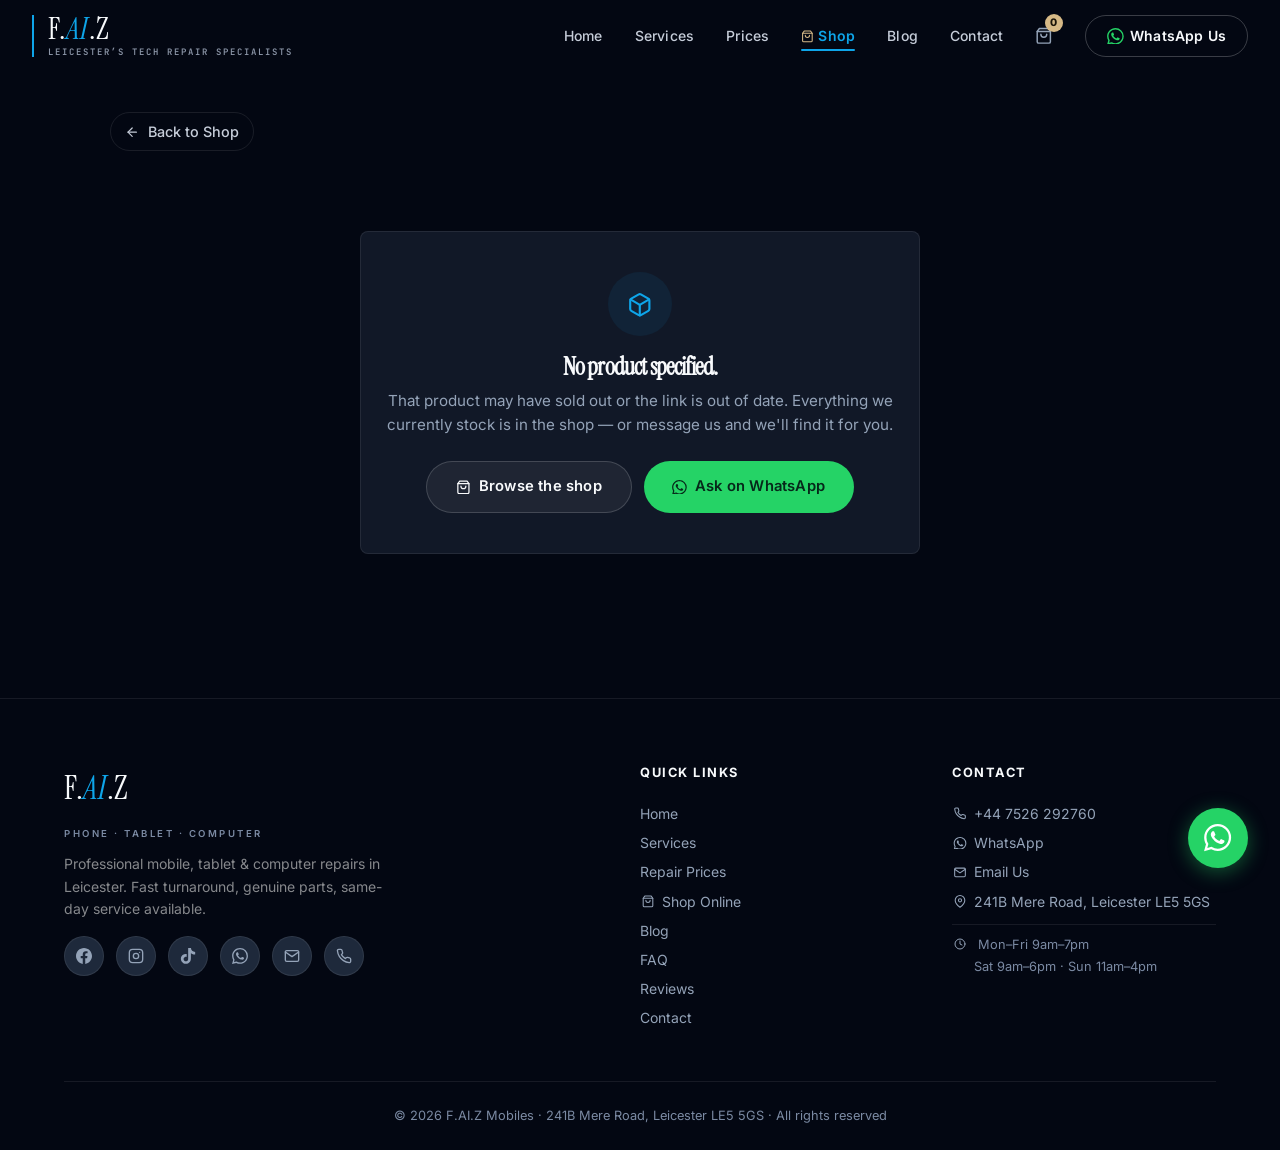
<file: product.html>
<!DOCTYPE html>
<html lang="en">
<head>
  <meta charset="UTF-8" />
  <meta name="viewport" content="width=device-width, initial-scale=1.0" />
  <title>Product | F.AI.Z Mobiles Leicester</title>
  <meta name="description" content="Buy phones, tablets, cases and accessories from F.AI.Z Mobiles, Leicester. Tested, quality-checked and delivered UK-wide or collect in store on Mere Road." />
  <meta property="og:type" content="product" />
  <meta property="og:site_name" content="F.AI.Z Mobiles" />
  <meta property="og:title" content="Product | F.AI.Z Mobiles Leicester" />
  <meta property="og:description" content="Phones, tablets, cases and accessories from Leicester's trusted tech shop." />
  <meta property="og:image" content="https://faizrepair.com/images/site/og-home.jpg" />
  <link rel="icon" href="images/site/favicon.svg" type="image/svg+xml" />

  <link rel="preconnect" href="https://fonts.googleapis.com">
  <link rel="preconnect" href="https://fonts.gstatic.com" crossorigin>
  <link href="https://fonts.googleapis.com/css2?family=Inter:wght@400;500;600;700;800;900&family=Instrument+Serif:ital@0;1&family=Space+Grotesk:wght@500;600;700&family=JetBrains+Mono:wght@500;600;700&display=swap" rel="stylesheet">
  <link rel="stylesheet" href="style.css?v=20260929d" />
  <link rel="stylesheet" href="shop.css?v=20260929d" />

  <style>
    /* ── Product Detail Page Styles ── */
    .product-detail-section {
      padding: 112px 0 80px;
      min-height: 70vh;
    }
    .product-detail-section .container {
      max-width: 1100px;
      margin: 0 auto;
      padding: 0 20px;
    }
    .back-btn {
      display: inline-flex;
      align-items: center;
      gap: 8px;
      color: var(--text-muted, #8a9ab5);
      font-size: 0.9rem;
      font-weight: 500;
      text-decoration: none;
      margin-bottom: 32px;
      transition: color 0.2s;
    }
    .back-btn:hover { color: #00c2ff; }

    .product-detail-grid {
      display: grid;
      grid-template-columns: 1fr 1fr;
      gap: 56px;
      align-items: start;
    }
    @media (max-width: 768px) {
      .product-detail-grid { grid-template-columns: 1fr; gap: 32px; }
    }

    /* Image panel */
    .pd-image-wrap {
      background: radial-gradient(ellipse at center, #1e2a3a 0%, #0d1117 100%);
      border-radius: 20px;
      overflow: hidden;
      position: relative;
      aspect-ratio: 4/3;
    }
    .pd-image-wrap img {
      width: 100%;
      height: 100%;
      object-fit: contain;
      padding: 16px;
      display: block;
      transition: opacity 0.25s ease;
    }
    .pd-badge {
      position: absolute;
      top: 16px;
      left: 16px;
      background: #00c2ff;
      color: #000;
      font-size: 0.72rem;
      font-weight: 700;
      letter-spacing: 0.06em;
      text-transform: uppercase;
      padding: 4px 12px;
      border-radius: 20px;
    }
    .pd-badge.like-new  { background: #7c3aed; color: #fff; }
    .pd-badge.good      { background: #16a34a; color: #fff; }

    /* Info panel */
    .pd-brand-cat {
      font-size: 0.78rem;
      font-weight: 600;
      letter-spacing: 0.1em;
      text-transform: uppercase;
      color: #00c2ff;
      margin-bottom: 10px;
    }
    .pd-name {
      font-size: clamp(1.5rem, 3vw, 2rem);
      font-weight: 800;
      color: #fff;
      line-height: 1.2;
      margin-bottom: 14px;
    }
    .pd-price {
      font-size: 2rem;
      font-weight: 800;
      color: #00c2ff;
      margin-bottom: 16px;
    }
    .pd-desc {
      color: #8a9ab5;
      font-size: 0.97rem;
      line-height: 1.65;
      margin-bottom: 20px;
      border-bottom: 1px solid rgba(255,255,255,0.07);
      padding-bottom: 16px;
    }
    /* ── Variant selectors (detail page) ── */
    .pd-variant-section {
      margin-bottom: 18px;
    }
    .pd-variant-label {
      font-size: 0.78rem;
      font-weight: 700;
      text-transform: uppercase;
      letter-spacing: 1px;
      color: #8a9ab5;
      margin-bottom: 10px;
    }
    .pd-variant-value {
      color: #fff;
      font-weight: 600;
      text-transform: none;
      letter-spacing: 0;
    }
    .pd-color-row {
      display: flex;
      flex-wrap: wrap;
      gap: 8px;
    }
    .pd-color-swatch {
      width: 28px;
      height: 28px;
      border-radius: 50%;
      border: 2.5px solid transparent;
      cursor: pointer;
      transition: transform 0.15s, border-color 0.15s, box-shadow 0.15s;
      position: relative;
    }
    .pd-color-swatch:hover { transform: scale(1.15); }
    .pd-color-swatch.active {
      border-color: #00c2ff;
      box-shadow: 0 0 0 2px #0d1117;
      transform: scale(1.12);
    }
    .pd-storage-row {
      display: flex;
      flex-wrap: wrap;
      gap: 8px;
    }
    .pd-storage-btn {
      padding: 8px 16px;
      border-radius: 8px;
      border: 1.5px solid rgba(255,255,255,0.15);
      background: transparent;
      color: #8a9ab5;
      font-size: 0.85rem;
      font-weight: 600;
      font-family: inherit;
      cursor: pointer;
      transition: all 0.15s;
      display: flex;
      align-items: center;
      gap: 5px;
    }
    .pd-storage-btn:hover { border-color: #00c2ff; color: #fff; }
    .pd-storage-btn.active { background: #00c2ff; border-color: #00c2ff; color: #000; }
    .pd-storage-extra {
      font-size: 0.72rem;
      opacity: 0.75;
    }
    .pd-actions {
      display: flex;
      gap: 12px;
      flex-wrap: wrap;
      margin-bottom: 36px;
    }
    .pd-add-btn {
      flex: 1;
      min-width: 160px;
      padding: 15px 28px;
      background: #00c2ff;
      color: #000;
      border: none;
      border-radius: 10px;
      font-size: 1rem;
      font-weight: 700;
      cursor: pointer;
      display: flex;
      align-items: center;
      justify-content: center;
      gap: 8px;
      transition: background 0.2s, transform 0.15s;
    }
    .pd-add-btn:hover { background: #00a8e0; transform: translateY(-1px); }
    .pd-add-btn.added { background: #16a34a; color: #fff; }
    .pd-whatsapp-btn {
      padding: 15px 22px;
      background: #25D366;
      color: #fff;
      border: none;
      border-radius: 10px;
      font-size: 1rem;
      font-weight: 700;
      cursor: pointer;
      display: flex;
      align-items: center;
      gap: 8px;
      transition: background 0.2s;
      text-decoration: none;
    }
    .pd-whatsapp-btn:hover { background: #1ebe5d; }

    /* Trust badges */
    .pd-trust {
      display: flex;
      gap: 20px;
      flex-wrap: wrap;
      margin-bottom: 8px;
    }
    .pd-trust-item {
      display: flex;
      align-items: center;
      gap: 6px;
      font-size: 0.82rem;
      color: #8a9ab5;
    }
    .pd-trust-item i { color: #00c2ff; font-size: 0.9rem; }

    /* Specs table */
    .pd-specs-section {
      margin-top: 56px;
    }
    .pd-specs-title {
      font-size: 1.1rem;
      font-weight: 700;
      color: #fff;
      letter-spacing: 0.05em;
      text-transform: uppercase;
      margin-bottom: 20px;
      display: flex;
      align-items: center;
      gap: 10px;
    }
    .pd-specs-title::after {
      content: '';
      flex: 1;
      height: 1px;
      background: rgba(255,255,255,0.08);
    }
    .pd-specs-table {
      width: 100%;
      border-collapse: collapse;
      font-size: 0.92rem;
    }
    .pd-specs-table tr {
      border-bottom: 1px solid rgba(255,255,255,0.06);
    }
    .pd-specs-table tr:last-child { border-bottom: none; }
    .pd-specs-table td {
      padding: 12px 8px;
      vertical-align: top;
      line-height: 1.5;
    }
    .pd-specs-table td:first-child {
      color: #8a9ab5;
      font-weight: 600;
      width: 38%;
      white-space: nowrap;
      padding-right: 20px;
    }
    .pd-specs-table td:last-child { color: #e2e8f0; }

    /* Related products */
    .pd-related {
      margin-top: 72px;
    }
    .pd-related-title {
      font-size: 1.4rem;
      font-weight: 800;
      color: #fff;
      margin-bottom: 28px;
    }
    .pd-related-grid {
      display: grid;
      grid-template-columns: repeat(auto-fill, minmax(210px, 1fr));
      gap: 20px;
    }

    /* Loading / error states */
    .pd-notfound {
      max-width: 560px;
      margin: 3rem auto 4rem;
      text-align: center;
      padding: 2.5rem 1.5rem;
      background: var(--bg-card);
      border: 1px solid var(--border);
      border-radius: var(--radius-lg);
    }
    .pd-notfound-icon {
      width: 64px; height: 64px; margin: 0 auto 1.25rem;
      border-radius: 50%;
      display: flex; align-items: center; justify-content: center;
      background: var(--accent-subtle); color: var(--accent); font-size: 1.6rem;
    }
    .pd-notfound h1 { font-size: 1.5rem; font-weight: 800; margin-bottom: 0.6rem; color: var(--text-primary); }
    .pd-notfound p { color: var(--text-secondary); font-size: 0.95rem; line-height: 1.6; margin-bottom: 1.5rem; }
    .pd-notfound-actions { display: flex; gap: 0.75rem; justify-content: center; flex-wrap: wrap; }
    .pd-loading {
      display: flex;
      flex-direction: column;
      align-items: center;
      justify-content: center;
      padding: 120px 20px;
      color: #8a9ab5;
      gap: 16px;
    }
    .pd-loading .spinner {
      width: 40px; height: 40px;
      border: 3px solid rgba(0,194,255,0.2);
      border-top-color: #00c2ff;
      border-radius: 50%;
      animation: spin 0.8s linear infinite;
    }
    @keyframes spin { to { transform: rotate(360deg); } }

    /* 2026-09 premium pass */
    .back-btn { border: 1px solid var(--hairline); border-radius: 99px; padding: 0.45rem 0.9rem; color: #c6cdd9; }
    .back-btn:hover { color: var(--text-primary); border-color: rgba(255,255,255,0.3); }
    .pd-image-wrap { background: #0a0f19; border: 1px solid var(--hairline); border-radius: 20px; }
    .pd-badge, .pd-badge.like-new, .pd-badge.good { background: rgba(3,7,18,0.75); color: var(--gold); border: 1px solid rgba(214,185,134,0.3); border-radius: 99px; font-family: var(--font-mono); font-weight: 600; letter-spacing: 1px; }
    .pd-brand-cat { font-family: var(--font-mono); color: var(--text-muted); }
    .pd-name { font-family: var(--font-serif); font-weight: 400; letter-spacing: -0.02em; font-size: clamp(2rem, 3.6vw, 2.8rem); line-height: 1.05; }
    .pd-price { font-family: var(--font-display); font-weight: 600; color: var(--text-primary); font-size: 2.2rem; letter-spacing: -0.02em; font-variant-numeric: tabular-nums; }
    .pd-desc { color: var(--muted); }
    .pd-variant-label { font-family: var(--font-mono); color: var(--text-muted); }
    .pd-storage-btn { border-radius: 99px; border: 1px solid var(--hairline); background: rgba(255,255,255,0.03); color: #c6cdd9; }
    .pd-storage-btn:hover { border-color: rgba(255,255,255,0.3); color: var(--text-primary); }
    .pd-storage-btn.active { background: var(--text-primary); border-color: var(--text-primary); color: var(--bg-primary); }
    .pd-storage-btn.active .pd-storage-extra { color: rgba(3,7,18,0.6); }
    .pd-color-swatch.active { border-color: var(--gold); box-shadow: 0 0 0 2px rgba(214,185,134,0.35); }
    .pd-add-btn { background: var(--text-primary); color: var(--bg-primary); border-radius: 99px; box-shadow: none; }
    .pd-add-btn:hover { background: #ffffff; transform: none; box-shadow: none; }
    .pd-add-btn.added { background: #25d366; color: #06281a; }
    .pd-whatsapp-btn { border-radius: 99px; }
    .pd-trust-item .ic, .pd-trust-item i { color: var(--gold); }
    .pd-specs-title, .pd-related-title { font-family: var(--font-serif); font-weight: 400; letter-spacing: -0.01em; font-size: 1.6rem; text-transform: none; }
    .pd-specs-title::after { background: var(--hairline); }
    .pd-specs-table tr { border-color: var(--hairline); }
    .pd-specs-table td:first-child { color: var(--text-muted); font-family: var(--font-mono); font-size: 0.8rem; letter-spacing: 0.5px; }
    .pd-related .shop-product-card { border-radius: 20px; }
  </style>
</head>
<body>

  <!-- HEADER (same as shop.html) -->
  <header id="site-header" class="scrolled">
    <div class="header-inner">
      <a href="index.html" class="logo" aria-label="F.AI.Z Home">
        <span class="logo-body">
          <span class="logo-name">F.<span class="ai">AI</span>.Z</span>
          <span class="logo-sub">Leicester&rsquo;s Tech Repair Specialists</span>
        </span>
      </a>
      <div class="header-right-mobile">
        <a href="#" class="mobile-cart-btn" id="mobile-cart-btn" aria-label="Shopping cart">
          <svg class="ic" viewBox="0 0 24 24" aria-hidden="true" focusable="false"><path d="M6 2L3 6v14a2 2 0 0 0 2 2h14a2 2 0 0 0 2-2V6l-3-4z"/><line x1="3" y1="6" x2="21" y2="6"/><path d="M16 10a4 4 0 0 1-8 0"/></svg>
          <span class="cart-count" id="mobile-cart-count">0</span>
        </a>
        <button class="hamburger" id="hamburger" aria-label="Toggle menu" aria-expanded="false">
          <span></span><span></span><span></span>
        </button>
      </div>
    </div>
  </header>

  <nav id="main-nav">
    <a href="tel:+447526292760" class="nav-phone-mobile">
      <svg class="ic" viewBox="0 0 24 24" aria-hidden="true" focusable="false"><path d="M22 16.92v3a2 2 0 0 1-2.18 2 19.79 19.79 0 0 1-8.63-3.07 19.5 19.5 0 0 1-6-6 19.79 19.79 0 0 1-3.07-8.67A2 2 0 0 1 4.11 2h3a2 2 0 0 1 2 1.72c.13.96.36 1.9.7 2.81a2 2 0 0 1-.45 2.11L8.09 9.91a16 16 0 0 0 6 6l1.27-1.27a2 2 0 0 1 2.11-.45c.91.34 1.85.57 2.81.7A2 2 0 0 1 22 16.92z"/></svg> +44 7526 292760
    </a>
    <a href="index.html">Home</a>
    <a href="index.html#services">Services</a>
    <a href="prices.html">Prices</a>
    <a href="shop.html" class="nav-shop-link active"><svg class="ic" viewBox="0 0 24 24" aria-hidden="true" focusable="false"><path d="M6 2L3 6v14a2 2 0 0 0 2 2h14a2 2 0 0 0 2-2V6l-3-4z"/><line x1="3" y1="6" x2="21" y2="6"/><path d="M16 10a4 4 0 0 1-8 0"/></svg> Shop</a>
    <a href="blog.html">Blog</a>
    <a href="index.html#contact">Contact</a>
    <a href="#" class="nav-cart-btn" id="nav-cart-btn" aria-label="Shopping cart">
      <svg class="ic" viewBox="0 0 24 24" aria-hidden="true" focusable="false"><path d="M6 2L3 6v14a2 2 0 0 0 2 2h14a2 2 0 0 0 2-2V6l-3-4z"/><line x1="3" y1="6" x2="21" y2="6"/><path d="M16 10a4 4 0 0 1-8 0"/></svg>
      <span class="cart-count" id="nav-cart-count">0</span>
    </a>
    <a href="https://wa.me/447526292760" target="_blank" class="nav-cta">
      <svg class="ic ic-fill" viewBox="0 0 24 24" aria-hidden="true" focusable="false"><path d="M17.472 14.382c-.297-.149-1.758-.867-2.03-.967-.273-.099-.471-.148-.67.15-.197.297-.767.966-.94 1.164-.173.199-.347.223-.644.075-.297-.15-1.255-.463-2.39-1.475-.883-.788-1.48-1.761-1.653-2.059-.173-.297-.018-.458.13-.606.134-.133.298-.347.446-.52.149-.174.198-.298.298-.497.099-.198.05-.371-.025-.52-.075-.149-.669-1.612-.916-2.207-.242-.579-.487-.5-.669-.51-.173-.008-.371-.01-.57-.01-.198 0-.52.074-.792.372-.272.297-1.04 1.016-1.04 2.479 0 1.462 1.065 2.875 1.213 3.074.149.198 2.096 3.2 5.077 4.487.709.306 1.262.489 1.694.625.712.227 1.36.195 1.871.118.571-.085 1.758-.719 2.006-1.413.248-.694.248-1.289.173-1.413-.074-.124-.272-.198-.57-.347m-5.421 7.403h-.004a9.87 9.87 0 0 1-5.031-1.378l-.361-.214-3.741.982.998-3.648-.235-.374a9.86 9.86 0 0 1-1.51-5.26c.001-5.45 4.436-9.884 9.888-9.884 2.64 0 5.122 1.03 6.988 2.898a9.825 9.825 0 0 1 2.893 6.994c-.003 5.45-4.437 9.885-9.885 9.885m8.413-18.297A11.815 11.815 0 0 0 12.05 0C5.495 0 .16 5.335.157 11.892c0 2.096.547 4.142 1.588 5.945L.057 24l6.305-1.654a11.882 11.882 0 0 0 5.683 1.448h.005c6.554 0 11.89-5.335 11.893-11.893a11.821 11.821 0 0 0-3.48-8.413Z"/></svg> WhatsApp Us
    </a>
  </nav>

  <!-- MAIN CONTENT -->
  <section class="product-detail-section">
    <div class="container">
      <div id="pd-root">
        <div class="pd-loading">
          <div class="spinner"></div>
          <span>Loading product…</span>
        </div>
      </div>
    </div>
  </section>

  <!-- FOOTER -->
  <footer>
    <div class="container">
      <div class="footer-top">
        <div class="footer-brand">
          <span class="footer-logo">F.<span class="ai">AI</span>.Z</span>
          <span class="footer-logo-sub">Phone &middot; Tablet &middot; Computer</span>
          <p>Professional mobile, tablet &amp; computer repairs in Leicester. Fast turnaround, genuine parts, same-day service available.</p>
          <div class="footer-social">
            <a href="https://www.facebook.com/faizmobilesleicester" target="_blank" rel="noopener" aria-label="Facebook"><svg class="ic ic-fill" viewBox="0 0 24 24" aria-hidden="true" focusable="false"><path d="M24 12.073c0-6.627-5.373-12-12-12s-12 5.373-12 12c0 5.99 4.388 10.954 10.125 11.854v-8.385H7.078v-3.47h3.047V9.43c0-3.007 1.792-4.669 4.533-4.669 1.312 0 2.686.235 2.686.235v2.953H15.83c-1.491 0-1.956.925-1.956 1.874v2.25h3.328l-.532 3.47h-2.796v8.385C19.612 23.027 24 18.062 24 12.073z"/></svg></a>
            <a href="https://www.instagram.com/faizmobilesleicester" target="_blank" rel="noopener" aria-label="Instagram"><svg class="ic" viewBox="0 0 24 24" aria-hidden="true" focusable="false"><rect x="2" y="2" width="20" height="20" rx="5"/><circle cx="12" cy="12" r="4"/><line x1="17.5" y1="6.5" x2="17.51" y2="6.5"/></svg></a>
            <a href="https://www.tiktok.com/@faizmobilesleicester" target="_blank" rel="noopener" aria-label="TikTok"><svg class="ic ic-fill" viewBox="0 0 24 24" aria-hidden="true" focusable="false"><path d="M12.53.02C13.84 0 15.14.01 16.44 0c.08 1.53.63 3.09 1.75 4.17 1.19 1.11 2.87 1.62 4.56 1.72v4.03c-1.59-.05-3.19-.38-4.63-1.07-.63-.28-1.21-.65-1.78-1.03-.01 2.92.01 5.84-.02 8.75-.08 1.4-.54 2.79-1.35 3.94-1.31 1.92-3.58 3.17-5.91 3.21-1.43.08-2.86-.31-4.08-1.03-2.02-1.19-3.44-3.37-3.65-5.71-.02-.5-.03-1-.01-1.49.18-1.9 1.12-3.72 2.58-4.96 1.66-1.44 3.98-1.99 6.15-1.58.02 1.48-.04 2.96-.04 4.44-.99-.32-2.15-.23-3.02.37-.63.41-1.11 1.04-1.36 1.75-.21.51-.15 1.07-.14 1.61.24 1.64 1.82 3.02 3.5 2.87 1.12-.01 2.19-.66 2.77-1.61.19-.33.4-.67.41-1.06.1-1.79.06-3.57.07-5.36.01-4.03-.01-8.05.02-12.07z"/></svg></a>
            <a href="https://wa.me/447526292760" target="_blank" aria-label="WhatsApp"><svg class="ic ic-fill" viewBox="0 0 24 24" aria-hidden="true" focusable="false"><path d="M17.472 14.382c-.297-.149-1.758-.867-2.03-.967-.273-.099-.471-.148-.67.15-.197.297-.767.966-.94 1.164-.173.199-.347.223-.644.075-.297-.15-1.255-.463-2.39-1.475-.883-.788-1.48-1.761-1.653-2.059-.173-.297-.018-.458.13-.606.134-.133.298-.347.446-.52.149-.174.198-.298.298-.497.099-.198.05-.371-.025-.52-.075-.149-.669-1.612-.916-2.207-.242-.579-.487-.5-.669-.51-.173-.008-.371-.01-.57-.01-.198 0-.52.074-.792.372-.272.297-1.04 1.016-1.04 2.479 0 1.462 1.065 2.875 1.213 3.074.149.198 2.096 3.2 5.077 4.487.709.306 1.262.489 1.694.625.712.227 1.36.195 1.871.118.571-.085 1.758-.719 2.006-1.413.248-.694.248-1.289.173-1.413-.074-.124-.272-.198-.57-.347m-5.421 7.403h-.004a9.87 9.87 0 0 1-5.031-1.378l-.361-.214-3.741.982.998-3.648-.235-.374a9.86 9.86 0 0 1-1.51-5.26c.001-5.45 4.436-9.884 9.888-9.884 2.64 0 5.122 1.03 6.988 2.898a9.825 9.825 0 0 1 2.893 6.994c-.003 5.45-4.437 9.885-9.885 9.885m8.413-18.297A11.815 11.815 0 0 0 12.05 0C5.495 0 .16 5.335.157 11.892c0 2.096.547 4.142 1.588 5.945L.057 24l6.305-1.654a11.882 11.882 0 0 0 5.683 1.448h.005c6.554 0 11.89-5.335 11.893-11.893a11.821 11.821 0 0 0-3.48-8.413Z"/></svg></a>
            <a href="mailto:faizmobilele55gs1@gmail.com" aria-label="Email"><svg class="ic" viewBox="0 0 24 24" aria-hidden="true" focusable="false"><rect x="2" y="4" width="20" height="16" rx="2"/><polyline points="22 6 12 13 2 6"/></svg></a>
            <a href="tel:+447526292760" aria-label="Phone"><svg class="ic" viewBox="0 0 24 24" aria-hidden="true" focusable="false"><path d="M22 16.92v3a2 2 0 0 1-2.18 2 19.79 19.79 0 0 1-8.63-3.07 19.5 19.5 0 0 1-6-6 19.79 19.79 0 0 1-3.07-8.67A2 2 0 0 1 4.11 2h3a2 2 0 0 1 2 1.72c.13.96.36 1.9.7 2.81a2 2 0 0 1-.45 2.11L8.09 9.91a16 16 0 0 0 6 6l1.27-1.27a2 2 0 0 1 2.11-.45c.91.34 1.85.57 2.81.7A2 2 0 0 1 22 16.92z"/></svg></a>
          </div>
        </div>

        <div class="footer-links">
          <h4>Quick Links</h4>
          <a href="index.html">Home</a>
          <a href="index.html#services">Services</a>
          <a href="prices.html">Repair Prices</a>
          <a href="shop.html"><svg class="ic" viewBox="0 0 24 24" aria-hidden="true" focusable="false"><path d="M6 2L3 6v14a2 2 0 0 0 2 2h14a2 2 0 0 0 2-2V6l-3-4z"/><line x1="3" y1="6" x2="21" y2="6"/><path d="M16 10a4 4 0 0 1-8 0"/></svg> Shop Online</a>
          <a href="blog.html">Blog</a>
          <a href="index.html#faq">FAQ</a>
          <a href="index.html#reviews">Reviews</a>
          <a href="index.html#contact">Contact</a>
        </div>

        <div class="footer-links">
          <h4>Contact</h4>
          <a href="tel:+447526292760"><svg class="ic" viewBox="0 0 24 24" aria-hidden="true" focusable="false"><path d="M22 16.92v3a2 2 0 0 1-2.18 2 19.79 19.79 0 0 1-8.63-3.07 19.5 19.5 0 0 1-6-6 19.79 19.79 0 0 1-3.07-8.67A2 2 0 0 1 4.11 2h3a2 2 0 0 1 2 1.72c.13.96.36 1.9.7 2.81a2 2 0 0 1-.45 2.11L8.09 9.91a16 16 0 0 0 6 6l1.27-1.27a2 2 0 0 1 2.11-.45c.91.34 1.85.57 2.81.7A2 2 0 0 1 22 16.92z"/></svg> +44 7526 292760</a>
          <a href="https://wa.me/447526292760" target="_blank"><svg class="ic ic-fill" viewBox="0 0 24 24" aria-hidden="true" focusable="false"><path d="M17.472 14.382c-.297-.149-1.758-.867-2.03-.967-.273-.099-.471-.148-.67.15-.197.297-.767.966-.94 1.164-.173.199-.347.223-.644.075-.297-.15-1.255-.463-2.39-1.475-.883-.788-1.48-1.761-1.653-2.059-.173-.297-.018-.458.13-.606.134-.133.298-.347.446-.52.149-.174.198-.298.298-.497.099-.198.05-.371-.025-.52-.075-.149-.669-1.612-.916-2.207-.242-.579-.487-.5-.669-.51-.173-.008-.371-.01-.57-.01-.198 0-.52.074-.792.372-.272.297-1.04 1.016-1.04 2.479 0 1.462 1.065 2.875 1.213 3.074.149.198 2.096 3.2 5.077 4.487.709.306 1.262.489 1.694.625.712.227 1.36.195 1.871.118.571-.085 1.758-.719 2.006-1.413.248-.694.248-1.289.173-1.413-.074-.124-.272-.198-.57-.347m-5.421 7.403h-.004a9.87 9.87 0 0 1-5.031-1.378l-.361-.214-3.741.982.998-3.648-.235-.374a9.86 9.86 0 0 1-1.51-5.26c.001-5.45 4.436-9.884 9.888-9.884 2.64 0 5.122 1.03 6.988 2.898a9.825 9.825 0 0 1 2.893 6.994c-.003 5.45-4.437 9.885-9.885 9.885m8.413-18.297A11.815 11.815 0 0 0 12.05 0C5.495 0 .16 5.335.157 11.892c0 2.096.547 4.142 1.588 5.945L.057 24l6.305-1.654a11.882 11.882 0 0 0 5.683 1.448h.005c6.554 0 11.89-5.335 11.893-11.893a11.821 11.821 0 0 0-3.48-8.413Z"/></svg> WhatsApp</a>
          <a href="mailto:faizmobilele55gs1@gmail.com"><svg class="ic" viewBox="0 0 24 24" aria-hidden="true" focusable="false"><rect x="2" y="4" width="20" height="16" rx="2"/><polyline points="22 6 12 13 2 6"/></svg> Email Us</a>
          <a href="https://www.google.com/maps/dir/?api=1&amp;destination=241B+Mere+Road+Leicester+LE5+5GS" target="_blank" rel="noopener"><svg class="ic" viewBox="0 0 24 24" aria-hidden="true" focusable="false"><path d="M21 10c0 7-9 13-9 13s-9-6-9-13a9 9 0 0 1 18 0z"/><circle cx="12" cy="10" r="3"/></svg> 241B Mere Road, Leicester LE5 5GS</a>
          <div class="footer-hours">
            <span><svg class="ic" viewBox="0 0 24 24" aria-hidden="true" focusable="false"><circle cx="12" cy="12" r="10"/><polyline points="12 6 12 12 16 14"/></svg> Mon&ndash;Fri 9am&ndash;7pm</span>
            <span>Sat 9am&ndash;6pm &middot; Sun 11am&ndash;4pm</span>
          </div>
        </div>
      </div>

      <div class="footer-bottom">
        <p>&copy; 2026 F.AI.Z Mobiles &middot; 241B Mere Road, Leicester LE5 5GS &middot; All rights reserved</p>
      </div>
    </div>
  </footer>

  <a href="https://wa.me/447526292760" target="_blank" class="whatsapp-float" aria-label="Chat on WhatsApp">
    <svg class="ic ic-fill" viewBox="0 0 24 24" aria-hidden="true" focusable="false"><path d="M17.472 14.382c-.297-.149-1.758-.867-2.03-.967-.273-.099-.471-.148-.67.15-.197.297-.767.966-.94 1.164-.173.199-.347.223-.644.075-.297-.15-1.255-.463-2.39-1.475-.883-.788-1.48-1.761-1.653-2.059-.173-.297-.018-.458.13-.606.134-.133.298-.347.446-.52.149-.174.198-.298.298-.497.099-.198.05-.371-.025-.52-.075-.149-.669-1.612-.916-2.207-.242-.579-.487-.5-.669-.51-.173-.008-.371-.01-.57-.01-.198 0-.52.074-.792.372-.272.297-1.04 1.016-1.04 2.479 0 1.462 1.065 2.875 1.213 3.074.149.198 2.096 3.2 5.077 4.487.709.306 1.262.489 1.694.625.712.227 1.36.195 1.871.118.571-.085 1.758-.719 2.006-1.413.248-.694.248-1.289.173-1.413-.074-.124-.272-.198-.57-.347m-5.421 7.403h-.004a9.87 9.87 0 0 1-5.031-1.378l-.361-.214-3.741.982.998-3.648-.235-.374a9.86 9.86 0 0 1-1.51-5.26c.001-5.45 4.436-9.884 9.888-9.884 2.64 0 5.122 1.03 6.988 2.898a9.825 9.825 0 0 1 2.893 6.994c-.003 5.45-4.437 9.885-9.885 9.885m8.413-18.297A11.815 11.815 0 0 0 12.05 0C5.495 0 .16 5.335.157 11.892c0 2.096.547 4.142 1.588 5.945L.057 24l6.305-1.654a11.882 11.882 0 0 0 5.683 1.448h.005c6.554 0 11.89-5.335 11.893-11.893a11.821 11.821 0 0 0-3.48-8.413Z"/></svg>
  </a>

  <!-- CART SLIDE-OVER (same markup as shop.html so shop.js drives it) -->
  <div class="cart-overlay" id="cart-overlay"></div>
  <aside class="cart-drawer" id="cart-drawer">
    <div class="cart-drawer-header">
      <h2><svg class="ic" viewBox="0 0 24 24" aria-hidden="true" focusable="false"><path d="M6 2L3 6v14a2 2 0 0 0 2 2h14a2 2 0 0 0 2-2V6l-3-4z"/><line x1="3" y1="6" x2="21" y2="6"/><path d="M16 10a4 4 0 0 1-8 0"/></svg> Your Cart</h2>
      <button class="cart-close" id="cart-close" aria-label="Close cart">
        <svg class="ic" viewBox="0 0 24 24" aria-hidden="true" focusable="false"><line x1="18" y1="6" x2="6" y2="18"/><line x1="6" y1="6" x2="18" y2="18"/></svg>
      </button>
    </div>

    <div class="cart-drawer-body" id="cart-drawer-body">
      <div class="cart-empty" id="cart-empty">
        <svg class="ic" viewBox="0 0 24 24" aria-hidden="true" focusable="false"><path d="M6 2L3 6v14a2 2 0 0 0 2 2h14a2 2 0 0 0 2-2V6l-3-4z"/><line x1="3" y1="6" x2="21" y2="6"/><path d="M16 10a4 4 0 0 1-8 0"/></svg>
        <p>Your cart is empty</p>
        <span>Browse our products and add items to get started.</span>
      </div>
      <div class="cart-items" id="cart-items"></div>
    </div>

    <div class="cart-drawer-footer" id="cart-drawer-footer" style="display:none;">
      <div class="cart-summary">
        <div class="cart-summary-row">
          <span>Subtotal</span>
          <span id="cart-subtotal">&pound;0.00</span>
        </div>
        <div class="cart-summary-row">
          <span>Delivery</span>
          <span id="cart-delivery">&pound;4.99</span>
        </div>
        <div class="cart-summary-row cart-total-row">
          <span>Total</span>
          <span id="cart-total">&pound;0.00</span>
        </div>
      </div>
      <button class="btn btn-primary btn-full" id="checkout-btn">
        <svg class="ic" viewBox="0 0 24 24" aria-hidden="true" focusable="false"><rect x="3" y="11" width="18" height="11" rx="2"/><path d="M7 11V7a5 5 0 0 1 10 0v4"/></svg> Proceed to Checkout
      </button>
    </div>
  </aside>


  <!-- CHECKOUT MODAL (same markup as shop.html so shop.js drives it) -->
  <div class="modal-overlay" id="checkout-overlay">
    <div class="modal" id="checkout-modal">
      <div class="modal-header">
        <h2><svg class="ic" viewBox="0 0 24 24" aria-hidden="true" focusable="false"><rect x="3" y="11" width="18" height="11" rx="2"/><path d="M7 11V7a5 5 0 0 1 10 0v4"/></svg> Checkout</h2>
        <button class="modal-close" id="checkout-close" aria-label="Close checkout"><svg class="ic" viewBox="0 0 24 24" aria-hidden="true" focusable="false"><line x1="18" y1="6" x2="6" y2="18"/><line x1="6" y1="6" x2="18" y2="18"/></svg></button>
      </div>

      <div class="modal-body" id="checkout-body">
        <!-- Step 1: Shipping -->
        <div class="checkout-step" id="step-shipping">
          <h3 class="checkout-step-title"><span class="step-num">1</span> Shipping Details</h3>
          <form id="shipping-form" novalidate>
            <div class="form-row">
              <div class="form-group">
                <label for="ship-fname">First Name *</label>
                <input type="text" id="ship-fname" required autocomplete="given-name" />
              </div>
              <div class="form-group">
                <label for="ship-lname">Last Name *</label>
                <input type="text" id="ship-lname" required autocomplete="family-name" />
              </div>
            </div>
            <div class="form-group">
              <label for="ship-email">Email *</label>
              <input type="email" id="ship-email" required autocomplete="email" />
            </div>
            <div class="form-group">
              <label for="ship-phone">Phone *</label>
              <input type="tel" id="ship-phone" required autocomplete="tel" />
            </div>
            <div class="form-group">
              <label for="ship-address">Address Line 1 *</label>
              <input type="text" id="ship-address" required autocomplete="address-line1" />
            </div>
            <div class="form-group">
              <label for="ship-address2">Address Line 2</label>
              <input type="text" id="ship-address2" autocomplete="address-line2" />
            </div>
            <div class="form-row">
              <div class="form-group">
                <label for="ship-city">City / Town *</label>
                <input type="text" id="ship-city" required autocomplete="address-level2" />
              </div>
              <div class="form-group">
                <label for="ship-postcode">Postcode *</label>
                <input type="text" id="ship-postcode" required autocomplete="postal-code" />
              </div>
            </div>
            <div class="form-group">
              <label for="ship-notes">Order Notes (optional)</label>
              <textarea id="ship-notes" rows="3" placeholder="Any special instructions..."></textarea>
            </div>
            <button type="submit" class="btn btn-primary btn-full">
              Continue to Order Review <svg class="ic" viewBox="0 0 24 24" aria-hidden="true" focusable="false"><line x1="5" y1="12" x2="19" y2="12"/><polyline points="12 5 19 12 12 19"/></svg>
            </button>
          </form>
        </div>

        <!-- Step 2: Review & Confirm -->
        <div class="checkout-step" id="step-review" style="display:none;">
          <h3 class="checkout-step-title"><span class="step-num">2</span> Review Your Order</h3>

          <div class="review-section">
            <h4><svg class="ic" viewBox="0 0 24 24" aria-hidden="true" focusable="false"><path d="M21 10c0 7-9 13-9 13s-9-6-9-13a9 9 0 0 1 18 0z"/><circle cx="12" cy="10" r="3"/></svg> Shipping To</h4>
            <div class="review-address" id="review-address"></div>
            <button class="review-edit-btn" id="edit-shipping-btn"><svg class="ic" viewBox="0 0 24 24" aria-hidden="true" focusable="false"><path d="M12 20h9"/><path d="M16.5 3.5a2.12 2.12 0 0 1 3 3L7 19l-4 1 1-4L16.5 3.5z"/></svg> Edit</button>
          </div>

          <div class="review-section">
            <h4><svg class="ic" viewBox="0 0 24 24" aria-hidden="true" focusable="false"><path d="M21 16V8a2 2 0 0 0-1-1.73l-7-4a2 2 0 0 0-2 0l-7 4A2 2 0 0 0 3 8v8a2 2 0 0 0 1 1.73l7 4a2 2 0 0 0 2 0l7-4A2 2 0 0 0 21 16z"/><polyline points="3.27 6.96 12 12.01 20.73 6.96"/><line x1="12" y1="22.08" x2="12" y2="12"/></svg> Order Items</h4>
            <div class="review-items" id="review-items"></div>
          </div>

          <div class="review-section">
            <div class="review-totals">
              <div class="review-totals-row">
                <span>Subtotal</span>
                <span id="review-subtotal">&pound;0.00</span>
              </div>
              <div class="review-totals-row">
                <span>Delivery</span>
                <span id="review-delivery">&pound;4.99</span>
              </div>
              <div class="review-totals-row review-total-final">
                <span>Total</span>
                <span id="review-total">&pound;0.00</span>
              </div>
            </div>
          </div>

          <div class="review-payment-note">
            <svg class="ic" viewBox="0 0 24 24" aria-hidden="true" focusable="false"><circle cx="12" cy="12" r="10"/><line x1="12" y1="16" x2="12" y2="12"/><line x1="12" y1="8" x2="12.01" y2="8"/></svg>
            <p>After placing your order, we'll contact you via WhatsApp or phone to arrange payment and confirm delivery details.</p>
          </div>

          <button class="btn btn-primary btn-full btn-lg" id="place-order-btn">
            <svg class="ic ic-fill" viewBox="0 0 24 24" aria-hidden="true" focusable="false"><path d="M17.472 14.382c-.297-.149-1.758-.867-2.03-.967-.273-.099-.471-.148-.67.15-.197.297-.767.966-.94 1.164-.173.199-.347.223-.644.075-.297-.15-1.255-.463-2.39-1.475-.883-.788-1.48-1.761-1.653-2.059-.173-.297-.018-.458.13-.606.134-.133.298-.347.446-.52.149-.174.198-.298.298-.497.099-.198.05-.371-.025-.52-.075-.149-.669-1.612-.916-2.207-.242-.579-.487-.5-.669-.51-.173-.008-.371-.01-.57-.01-.198 0-.52.074-.792.372-.272.297-1.04 1.016-1.04 2.479 0 1.462 1.065 2.875 1.213 3.074.149.198 2.096 3.2 5.077 4.487.709.306 1.262.489 1.694.625.712.227 1.36.195 1.871.118.571-.085 1.758-.719 2.006-1.413.248-.694.248-1.289.173-1.413-.074-.124-.272-.198-.57-.347m-5.421 7.403h-.004a9.87 9.87 0 0 1-5.031-1.378l-.361-.214-3.741.982.998-3.648-.235-.374a9.86 9.86 0 0 1-1.51-5.26c.001-5.45 4.436-9.884 9.888-9.884 2.64 0 5.122 1.03 6.988 2.898a9.825 9.825 0 0 1 2.893 6.994c-.003 5.45-4.437 9.885-9.885 9.885m8.413-18.297A11.815 11.815 0 0 0 12.05 0C5.495 0 .16 5.335.157 11.892c0 2.096.547 4.142 1.588 5.945L.057 24l6.305-1.654a11.882 11.882 0 0 0 5.683 1.448h.005c6.554 0 11.89-5.335 11.893-11.893a11.821 11.821 0 0 0-3.48-8.413Z"/></svg> Place Order via WhatsApp
          </button>
        </div>

        <!-- Step 3: Confirmation -->
        <div class="checkout-step" id="step-confirmation" style="display:none;">
          <div class="confirmation-content">
            <div class="confirmation-icon">
              <svg class="ic" viewBox="0 0 24 24" aria-hidden="true" focusable="false"><path d="M22 11.08V12a10 10 0 1 1-5.93-9.14"/><polyline points="22 4 12 14.01 9 11.01"/></svg>
            </div>
            <h3>Order Sent!</h3>
            <p>Your order has been sent to F.AI.Z via WhatsApp. We'll confirm your order and arrange payment shortly.</p>
            <div class="confirmation-details" id="confirmation-details"></div>
            <div class="confirmation-actions">
              <a href="shop.html" class="btn btn-outline">Continue Shopping</a>
              <a href="https://wa.me/447526292760" target="_blank" class="btn btn-whatsapp">
                <svg class="ic ic-fill" viewBox="0 0 24 24" aria-hidden="true" focusable="false"><path d="M17.472 14.382c-.297-.149-1.758-.867-2.03-.967-.273-.099-.471-.148-.67.15-.197.297-.767.966-.94 1.164-.173.199-.347.223-.644.075-.297-.15-1.255-.463-2.39-1.475-.883-.788-1.48-1.761-1.653-2.059-.173-.297-.018-.458.13-.606.134-.133.298-.347.446-.52.149-.174.198-.298.298-.497.099-.198.05-.371-.025-.52-.075-.149-.669-1.612-.916-2.207-.242-.579-.487-.5-.669-.51-.173-.008-.371-.01-.57-.01-.198 0-.52.074-.792.372-.272.297-1.04 1.016-1.04 2.479 0 1.462 1.065 2.875 1.213 3.074.149.198 2.096 3.2 5.077 4.487.709.306 1.262.489 1.694.625.712.227 1.36.195 1.871.118.571-.085 1.758-.719 2.006-1.413.248-.694.248-1.289.173-1.413-.074-.124-.272-.198-.57-.347m-5.421 7.403h-.004a9.87 9.87 0 0 1-5.031-1.378l-.361-.214-3.741.982.998-3.648-.235-.374a9.86 9.86 0 0 1-1.51-5.26c.001-5.45 4.436-9.884 9.888-9.884 2.64 0 5.122 1.03 6.988 2.898a9.825 9.825 0 0 1 2.893 6.994c-.003 5.45-4.437 9.885-9.885 9.885m8.413-18.297A11.815 11.815 0 0 0 12.05 0C5.495 0 .16 5.335.157 11.892c0 2.096.547 4.142 1.588 5.945L.057 24l6.305-1.654a11.882 11.882 0 0 0 5.683 1.448h.005c6.554 0 11.89-5.335 11.893-11.893a11.821 11.821 0 0 0-3.48-8.413Z"/></svg> Open WhatsApp
              </a>
            </div>
          </div>
        </div>
      </div>
    </div>
  </div>

  <script src="icons.js?v=20260929d"></script>
  <script src="shop.js?v=7"></script>
  <script>
  // ── Product Detail Page Logic ──────────────────────────────
  (function() {
    const params  = new URLSearchParams(window.location.search);
    const id      = parseInt(params.get('id'), 10);
    const root    = document.getElementById('pd-root');

    function escH(s) {
      return String(s).replace(/&/g,'&amp;').replace(/</g,'&lt;').replace(/>/g,'&gt;').replace(/"/g,'&quot;');
    }

    function badgeClass(b) {
      if (!b) return '';
      const l = b.toLowerCase();
      if (l.includes('like')) return 'like-new';
      if (l.includes('good')) return 'good';
      return '';
    }

    // ── Product-detail variant state ──────────────────────
    let pdColorIdx   = 0;
    let pdStorageIdx = 0;

    window.pdSelectColor = function(idx) {
      pdColorIdx = idx;
      const swatches = document.querySelectorAll('.pd-color-swatch');
      swatches.forEach((el, i) => el.classList.toggle('active', i === idx));

      const swatch = swatches[idx];
      if (!swatch) return;

      // Swap main image if this colour has its own image URL
      const colorImg = swatch.dataset.image;
      if (colorImg) {
        const mainImg = document.querySelector('.pd-image-wrap img');
        // Colour-variant URLs are usually remote; fall back to the working image
        if (mainImg) { const prevSrc = mainImg.src; mainImg.style.opacity='0'; mainImg.src = colorImg; mainImg.onload = ()=>{ mainImg.style.opacity='1'; }; mainImg.onerror = ()=>{ mainImg.onerror=null; mainImg.src = prevSrc; mainImg.style.opacity='1'; }; }
      }

      // Always update image-wrap background glow to match selected colour
      const hex = swatch.dataset.hex || '#1e2a3a';
      const wrap = document.querySelector('.pd-image-wrap');
      if (wrap) {
        wrap.style.background = `radial-gradient(ellipse 80% 70% at 50% 50%, ${hex}99 0%, ${hex}22 55%, #0d1117 100%)`;
        wrap.style.transition = 'background 0.4s ease';
      }
    };

    window.pdSelectStorage = function(idx) {
      pdStorageIdx = idx;
      document.querySelectorAll('.pd-storage-btn').forEach((el, i) => {
        el.classList.toggle('active', i === idx);
      });
      // Update price
      const base  = +document.getElementById('pd-price').dataset.base;
      const adder = +document.querySelectorAll('.pd-storage-btn')[idx].dataset.adder;
      document.getElementById('pd-price').textContent = `\u00A3${(base + adder).toFixed(2)}`;
    };

    // Best image for a product: self-hosted localImage first, remote URL second,
    // brand placeholder last (GSMArena blocks hotlinking, so remote often 403s).
    function pdImgParts(p) {
      const local = p.localImage || '';
      const remote = (p.image && p.image !== local) ? p.image : '';
      const brand = (p.brand || '').toLowerCase();
      const known = ['apple', 'google', 'oneplus', 'samsung'];
      const ph = 'images/brand-placeholder/' + (known.includes(brand) ? brand : 'phone') + '.svg';
      return { src: local || remote || ph, fb: (local && remote) ? remote : '', ph };
    }

    function buildPage(product, allProducts) {
      // Reset variant selectors for new product
      pdColorIdx = 0; pdStorageIdx = 0;

      // Update page title + meta description / Open Graph for sharing and search
      document.title = `${product.name} | F.AI.Z`;
      const setMeta = (sel, attr, val) => {
        let el = document.querySelector(sel);
        if (!el) { el = document.createElement('meta'); const [k, v] = attr; el.setAttribute(k, v); document.head.appendChild(el); }
        el.setAttribute('content', val);
      };
      const shortDesc = (product.description || '').slice(0, 150).replace(/\s+\S*$/, '') + ` — £${Number(product.price).toFixed(2)} at F.AI.Z Mobiles, Leicester. Free UK delivery over £50.`;
      setMeta('meta[name="description"]', ['name', 'description'], shortDesc);
      setMeta('meta[property="og:title"]', ['property', 'og:title'], `${product.name} | F.AI.Z Mobiles`);
      setMeta('meta[property="og:description"]', ['property', 'og:description'], shortDesc);
      const ogImg = product.localImage ? `https://faizrepair.com/${product.localImage}` : (product.image || 'https://faizrepair.com/images/site/og-home.jpg');
      setMeta('meta[property="og:image"]', ['property', 'og:image'], ogImg);

      // Canonical URL + Product schema for search engines
      let canon = document.querySelector('link[rel="canonical"]');
      if (!canon) { canon = document.createElement('link'); canon.rel = 'canonical'; document.head.appendChild(canon); }
      canon.href = `https://faizrepair.com/product.html?id=${product.id}`;
      let ldEl = document.getElementById('pd-jsonld');
      if (!ldEl) { ldEl = document.createElement('script'); ldEl.type = 'application/ld+json'; ldEl.id = 'pd-jsonld'; document.head.appendChild(ldEl); }
      ldEl.textContent = JSON.stringify({
        '@context': 'https://schema.org',
        '@type': 'Product',
        name: product.name,
        description: product.description || '',
        image: `https://faizrepair.com/${pdImgParts(product).src}`,
        brand: { '@type': 'Brand', name: product.brand || 'F.AI.Z' },
        offers: {
          '@type': 'Offer',
          price: String(product.price),
          priceCurrency: 'GBP',
          availability: 'https://schema.org/InStock',
          seller: { '@type': 'Organization', name: 'F.AI.Z Mobiles' }
        }
      });

      // Cart state
      const cart = JSON.parse(localStorage.getItem('faiz_cart') || '[]');
      const inCart = cart.some(c => c.id === product.id);

      // Specs rows
      const specsHTML = product.specs
        ? Object.entries(product.specs).map(([k,v]) =>
            `<tr><td>${escH(k)}</td><td>${escH(v)}</td></tr>`
          ).join('')
        : '<tr><td colspan="2" style="color:#8a9ab5">No specifications listed.</td></tr>';

      // WhatsApp link
      const waMsg = encodeURIComponent(
        `Hi F.AI.Z, I'm interested in: ${product.name} — £${product.price.toFixed(2)}\nProduct link: ${window.location.href}`
      );
      const waLink = `https://wa.me/447526292760?text=${waMsg}`;

      // Related products (same brand, exclude self, max 4)
      const related = allProducts
        .filter(p => p.brand === product.brand && p.id !== product.id)
        .slice(0, 4);

      const relatedHTML = related.length ? `
        <div class="pd-related">
          <h2 class="pd-related-title">You May Also Like</h2>
          <div class="pd-related-grid">
            ${related.map(p => {
              const rInCart = cart.some(c => c.id === p.id);
              return `
              <div class="shop-product-card" style="cursor:pointer" onclick="window.location='product.html?id=${p.id}'">
                <div class="shop-product-img">
                  <img src="${escH(pdImgParts(p).src)}" alt="${escH(p.name)}" loading="lazy"
                       data-fb="${escH(pdImgParts(p).fb)}" onerror="if(this.dataset.fb){this.src=this.dataset.fb;this.dataset.fb='';}else{this.onerror=null;this.src='${pdImgParts(p).ph}';}">
                  <span class="shop-product-badge">${escH(p.badge||'')}</span>
                </div>
                <div class="shop-product-body">
                  <div class="shop-product-name" style="font-size:0.88rem">${escH(p.name)}</div>
                  <div class="shop-product-footer">
                    <span class="shop-product-price">£${p.price.toFixed(2)}</span>
                    <button class="add-to-cart-btn${rInCart?' added':''}"
                            onclick="event.stopPropagation();addToCart(${p.id})">
                      ${fzIcon(rInCart?'check':'cart-plus')}
                    </button>
                  </div>
                </div>
              </div>`;
            }).join('')}
          </div>
        </div>` : '';

      root.innerHTML = `
        <a href="shop.html" class="back-btn">${fzIcon('arrow-left')} Back to Shop</a>

        <div class="product-detail-grid">
          <!-- Image -->
          <div class="pd-image-wrap">
            <img src="${escH(pdImgParts(product).src)}" alt="${escH(product.name)}"
                 data-fb="${escH(pdImgParts(product).fb)}"
                 onerror="if(this.dataset.fb){this.src=this.dataset.fb;this.dataset.fb='';}else{this.onerror=null;this.src='${pdImgParts(product).ph}';}" />
            <span class="pd-badge ${badgeClass(product.badge)}">${escH(product.badge||'')}</span>
          </div>

          <!-- Info -->
          <div class="pd-info">
            <div class="pd-brand-cat">${escH(product.brand||'')}${product.series?' · '+escH(product.series):''}</div>
            <h1 class="pd-name">${escH(product.name)}</h1>
            <div class="pd-price" id="pd-price" data-base="${product.price}">£${product.price.toFixed(2)}</div>
            <p class="pd-desc">${escH(product.description||'')}</p>

            ${(()=>{
              const colors  = product.variants?.colors  || [];
              const storage = product.variants?.storage || [];
              let html = '';

              // Colour selector
              if (colors.length > 1) {
                html += `<div class="pd-variant-section">
                  <div class="pd-variant-label">Colour: <span class="pd-variant-value" id="pd-color-label">${escH(colors[0].name)}</span></div>
                  <div class="pd-color-row">
                    ${colors.map((col, i) => `
                      <button class="pd-color-swatch${i===0?' active':''}"
                              style="background:${escH(col.hex)}"
                              title="${escH(col.name)}"
                              data-hex="${escH(col.hex)}"
                              data-image="${escH(col.image||'')}"
                              onclick="pdSelectColor(${i});document.getElementById('pd-color-label').textContent='${escH(col.name).replace(/'/g,"\\'")}'"
                              aria-label="${escH(col.name)}">
                      </button>`).join('')}
                  </div>
                </div>`;
              }

              // Storage / capacity selector
              if (storage.length > 1) {
                html += `<div class="pd-variant-section">
                  <div class="pd-variant-label">Storage</div>
                  <div class="pd-storage-row">
                    ${storage.map((s, i) => `
                      <button class="pd-storage-btn${i===0?' active':''}"
                              data-adder="${s.priceAdder}"
                              onclick="pdSelectStorage(${i})">
                        ${escH(s.capacity)}
                        ${s.priceAdder > 0 ? `<span class="pd-storage-extra">+£${s.priceAdder}</span>` : ''}
                        ${s.priceAdder < 0 ? `<span class="pd-storage-extra">-£${Math.abs(s.priceAdder)}</span>` : ''}
                      </button>`).join('')}
                  </div>
                </div>`;
              }

              return html;
            })()}

            <div class="pd-actions">
              <button class="pd-add-btn${inCart?' added':''}" id="pd-cart-btn" onclick="pdAddToCart(${product.id})">
                ${fzIcon(inCart?'check':'cart-plus')}
                ${inCart ? 'In Cart' : 'Add to Cart'}
              </button>
              <a href="${waLink}" target="_blank" class="pd-whatsapp-btn">
                ${fzIcon('whatsapp')} Ask on WhatsApp
              </a>
            </div>

            <div class="pd-trust">
              <div class="pd-trust-item">${fzIcon('truck')} Free UK delivery over £50</div>
              <div class="pd-trust-item">${fzIcon('shield-alt')} 12-month warranty</div>
              <div class="pd-trust-item">${fzIcon('undo')} 14-day returns</div>
              <div class="pd-trust-item">${fzIcon('store')} In-store collection · LE5</div>
            </div>
          </div>
        </div>

        <!-- Specs -->
        <div class="pd-specs-section">
          <div class="pd-specs-title">Specifications</div>
          <table class="pd-specs-table">
            <tbody>${specsHTML}</tbody>
          </table>
        </div>

        ${relatedHTML}
      `;

      // Apply default (first) colour glow to image wrap on initial render
      const firstSwatch = document.querySelector('.pd-color-swatch');
      if (firstSwatch) {
        const hex0 = firstSwatch.dataset.hex || '#1e2a3a';
        const wrap = document.querySelector('.pd-image-wrap');
        if (wrap) wrap.style.background = `radial-gradient(ellipse at center, ${hex0}44 0%, #0d1117 80%)`;
      }
    }

    function showError(msg) {
      document.title = 'Product not found | F.AI.Z Mobiles Leicester';
      root.innerHTML = `
        <a href="shop.html" class="back-btn">${fzIcon('arrow-left')} Back to Shop</a>
        <div class="pd-notfound">
          <div class="pd-notfound-icon">${fzIcon('box-open')}</div>
          <h1>${escH(msg)}</h1>
          <p>That product may have sold out or the link is out of date. Everything we currently stock is in the shop — or message us and we'll find it for you.</p>
          <div class="pd-notfound-actions">
            <a href="shop.html" class="btn btn-primary">${fzIcon('shopping-bag')} Browse the shop</a>
            <a href="https://wa.me/447526292760?text=Hi%2C+I%27m+looking+for+a+product+that+isn%27t+on+the+site" target="_blank" class="btn btn-whatsapp">${fzIcon('whatsapp')} Ask on WhatsApp</a>
          </div>
        </div>`;
    }

    // Add to cart from detail page — passes variant selections
    window.pdAddToCart = function(productId) {
      if (typeof variantSel !== 'undefined') {
        variantSel[productId] = { colorIdx: pdColorIdx, storageIdx: pdStorageIdx };
      }
      if (typeof addToCart === 'function') {
        addToCart(productId);
        const btn = document.getElementById('pd-cart-btn');
        if (btn) {
          btn.classList.add('added');
          btn.innerHTML = fzIcon('check') + ' In Cart';
        }
      }
    };

    // Load products
    if (!id) { showError('No product specified.'); return; }

    fetch('products.json')
      .then(r => { if (!r.ok) throw new Error('Could not load products'); return r.json(); })
      .then(products => {
        const product = products.find(p => p.id === id);
        if (!product) { showError('Product not found.'); return; }
        buildPage(product, products);
      })
      .catch(err => showError('Failed to load product data. Please try again.'));
  })();
  </script>
</body>
</html>
</file>
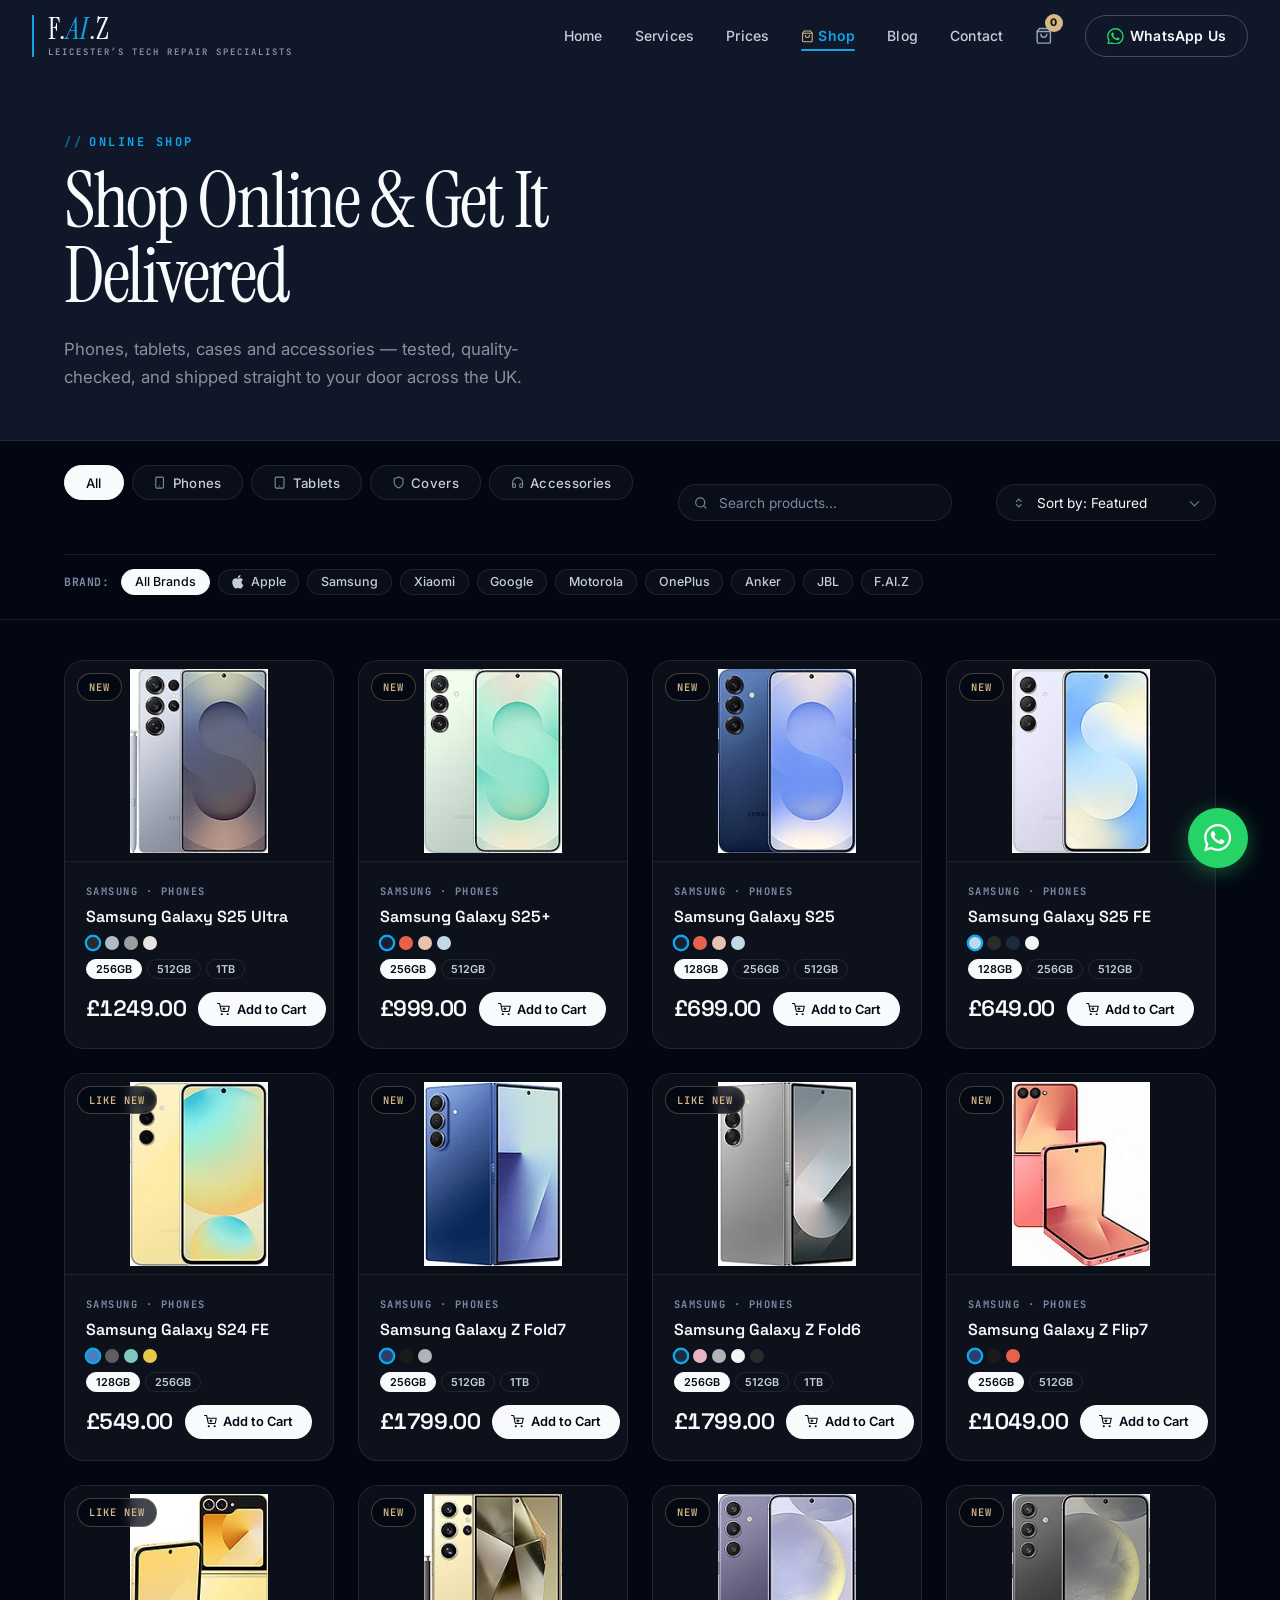
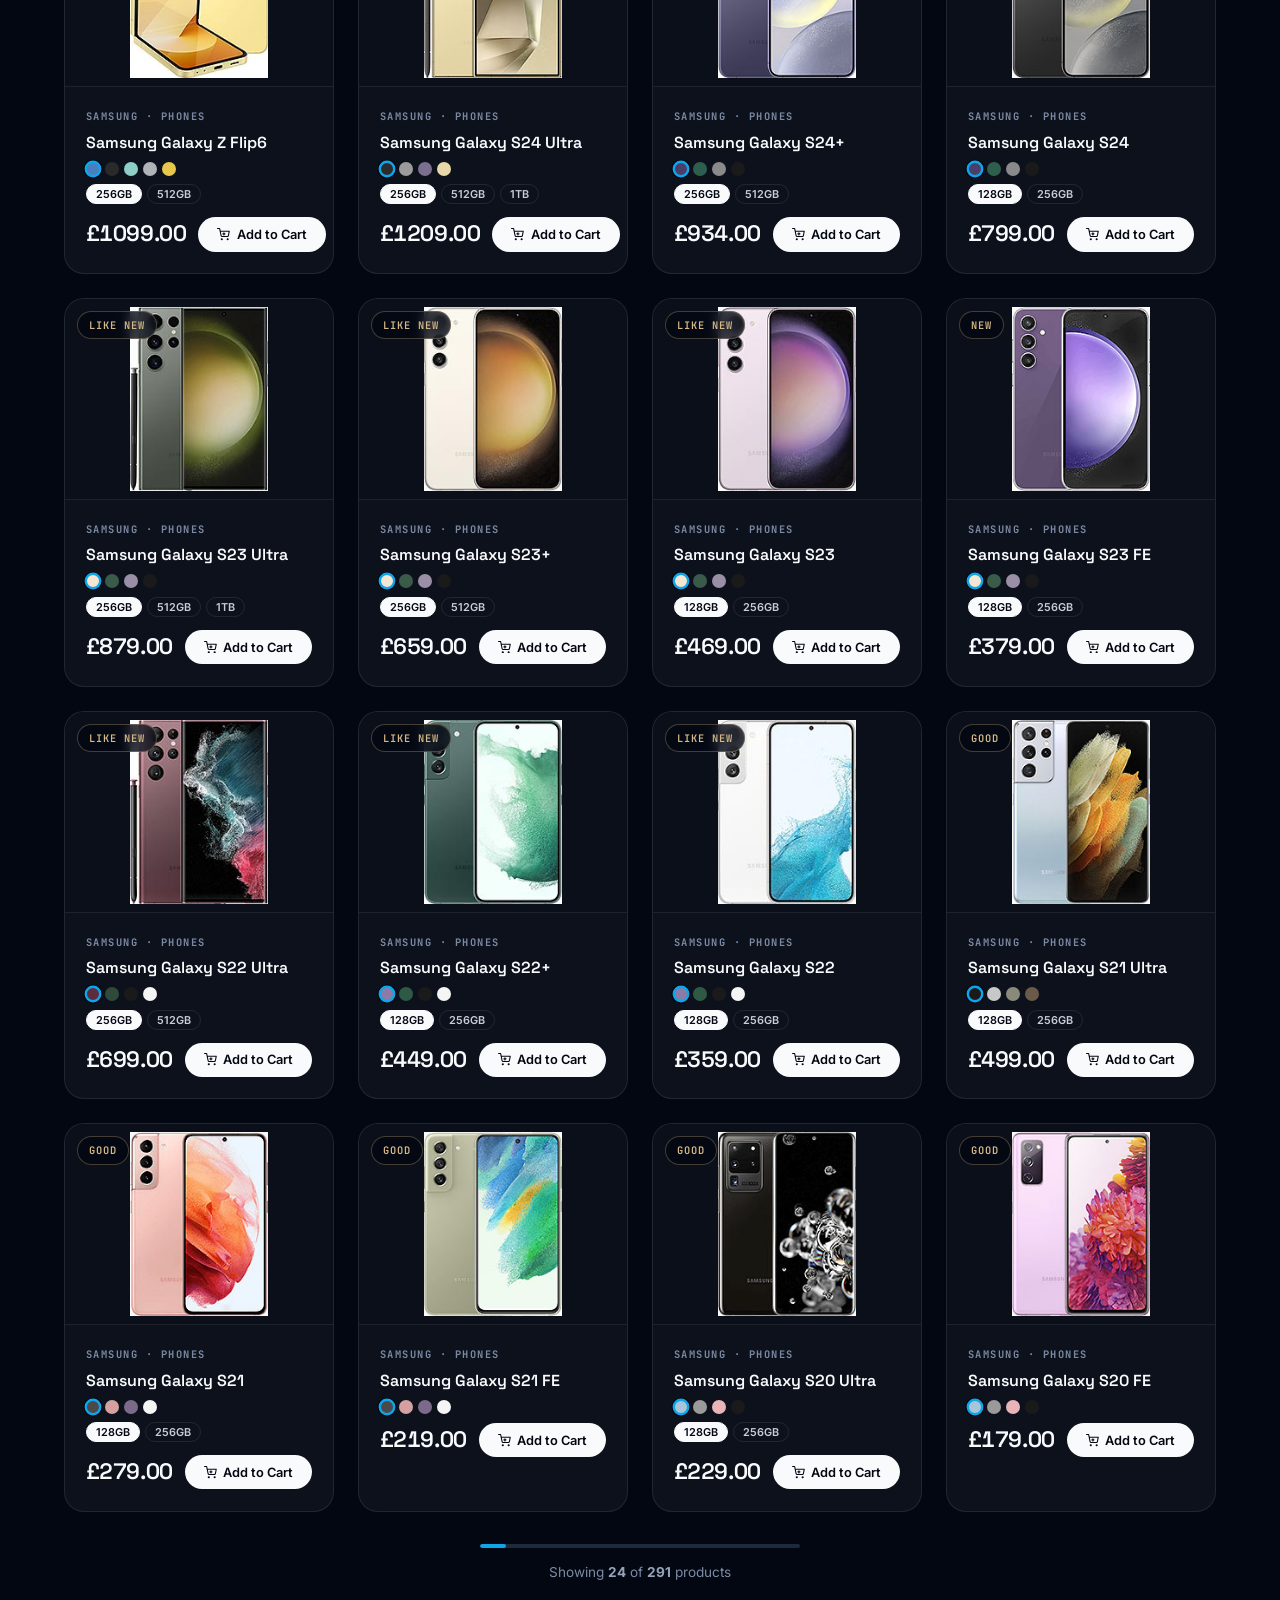
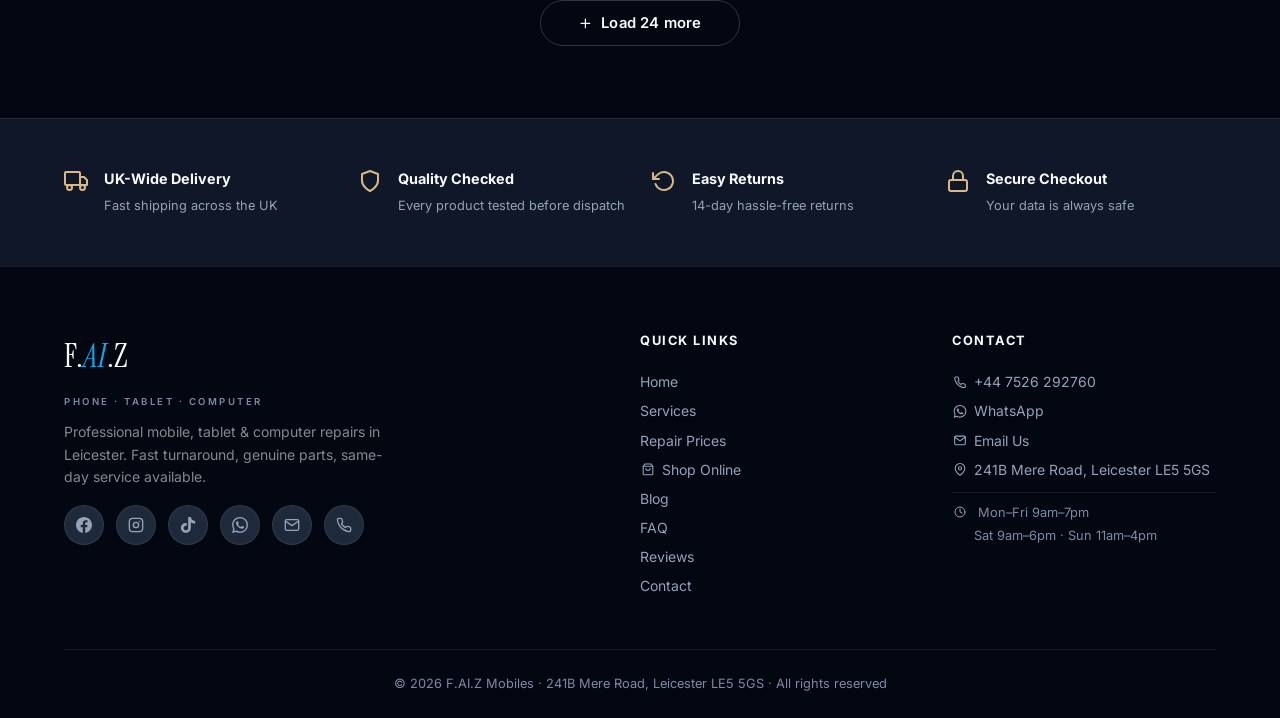
<file: shop.html>
<!DOCTYPE html>
<html lang="en">
<head>
  <meta charset="UTF-8" />
  <meta name="viewport" content="width=device-width, initial-scale=1.0" />
  <meta name="description" content="F.AI.Z Online Shop — Buy phones, tablets, cases and accessories online. Fast UK delivery from Leicester's trusted tech shop." />
  <title>F.AI.Z | Online Shop — Phones, Tablets & Accessories</title>
  <link rel="canonical" href="https://faizrepair.com/shop.html" />
  <link rel="icon" href="images/site/favicon.svg" type="image/svg+xml" />

  <!-- Fonts -->
  <link rel="preconnect" href="https://fonts.googleapis.com">
  <link rel="preconnect" href="https://fonts.gstatic.com" crossorigin>
  <link href="https://fonts.googleapis.com/css2?family=Inter:wght@400;500;600;700;800;900&family=Instrument+Serif:ital@0;1&family=Space+Grotesk:wght@500;600;700&family=JetBrains+Mono:wght@500;600;700&display=swap" rel="stylesheet">

  <!-- Icons -->

  <link rel="stylesheet" href="style.css?v=20260929d" />
  <link rel="stylesheet" href="shop.css?v=20260929d" />
</head>
<body>

  <!-- HEADER -->
  <header id="site-header" class="scrolled">
    <div class="header-inner">
      <a href="index.html" class="logo" aria-label="F.AI.Z Home">
        <span class="logo-body">
          <span class="logo-name">F.<span class="ai">AI</span>.Z</span>
          <span class="logo-sub">Leicester&rsquo;s Tech Repair Specialists</span>
        </span>
      </a>

      <div class="header-right-mobile">
        <a href="#" class="mobile-cart-btn" id="mobile-cart-btn" aria-label="Shopping cart">
          <svg class="ic" viewBox="0 0 24 24" aria-hidden="true" focusable="false"><path d="M6 2L3 6v14a2 2 0 0 0 2 2h14a2 2 0 0 0 2-2V6l-3-4z"/><line x1="3" y1="6" x2="21" y2="6"/><path d="M16 10a4 4 0 0 1-8 0"/></svg>
          <span class="cart-count" id="mobile-cart-count">0</span>
        </a>
        <button class="hamburger" id="hamburger" aria-label="Toggle menu" aria-expanded="false">
          <span></span>
          <span></span>
          <span></span>
        </button>
      </div>
    </div>
  </header>

  <nav id="main-nav">
    <a href="tel:+447526292760" class="nav-phone-mobile">
      <svg class="ic" viewBox="0 0 24 24" aria-hidden="true" focusable="false"><path d="M22 16.92v3a2 2 0 0 1-2.18 2 19.79 19.79 0 0 1-8.63-3.07 19.5 19.5 0 0 1-6-6 19.79 19.79 0 0 1-3.07-8.67A2 2 0 0 1 4.11 2h3a2 2 0 0 1 2 1.72c.13.96.36 1.9.7 2.81a2 2 0 0 1-.45 2.11L8.09 9.91a16 16 0 0 0 6 6l1.27-1.27a2 2 0 0 1 2.11-.45c.91.34 1.85.57 2.81.7A2 2 0 0 1 22 16.92z"/></svg> +44 7526 292760
    </a>
    <a href="index.html">Home</a>
    <a href="index.html#services">Services</a>
    <a href="prices.html">Prices</a>
    <a href="shop.html" class="nav-shop-link active"><svg class="ic" viewBox="0 0 24 24" aria-hidden="true" focusable="false"><path d="M6 2L3 6v14a2 2 0 0 0 2 2h14a2 2 0 0 0 2-2V6l-3-4z"/><line x1="3" y1="6" x2="21" y2="6"/><path d="M16 10a4 4 0 0 1-8 0"/></svg> Shop</a>
    <a href="blog.html">Blog</a>
    <a href="index.html#contact">Contact</a>
    <a href="#" class="nav-cart-btn" id="nav-cart-btn" aria-label="Shopping cart">
      <svg class="ic" viewBox="0 0 24 24" aria-hidden="true" focusable="false"><path d="M6 2L3 6v14a2 2 0 0 0 2 2h14a2 2 0 0 0 2-2V6l-3-4z"/><line x1="3" y1="6" x2="21" y2="6"/><path d="M16 10a4 4 0 0 1-8 0"/></svg>
      <span class="cart-count" id="nav-cart-count">0</span>
    </a>
    <a href="https://wa.me/447526292760" target="_blank" class="nav-cta">
      <svg class="ic ic-fill" viewBox="0 0 24 24" aria-hidden="true" focusable="false"><path d="M17.472 14.382c-.297-.149-1.758-.867-2.03-.967-.273-.099-.471-.148-.67.15-.197.297-.767.966-.94 1.164-.173.199-.347.223-.644.075-.297-.15-1.255-.463-2.39-1.475-.883-.788-1.48-1.761-1.653-2.059-.173-.297-.018-.458.13-.606.134-.133.298-.347.446-.52.149-.174.198-.298.298-.497.099-.198.05-.371-.025-.52-.075-.149-.669-1.612-.916-2.207-.242-.579-.487-.5-.669-.51-.173-.008-.371-.01-.57-.01-.198 0-.52.074-.792.372-.272.297-1.04 1.016-1.04 2.479 0 1.462 1.065 2.875 1.213 3.074.149.198 2.096 3.2 5.077 4.487.709.306 1.262.489 1.694.625.712.227 1.36.195 1.871.118.571-.085 1.758-.719 2.006-1.413.248-.694.248-1.289.173-1.413-.074-.124-.272-.198-.57-.347m-5.421 7.403h-.004a9.87 9.87 0 0 1-5.031-1.378l-.361-.214-3.741.982.998-3.648-.235-.374a9.86 9.86 0 0 1-1.51-5.26c.001-5.45 4.436-9.884 9.888-9.884 2.64 0 5.122 1.03 6.988 2.898a9.825 9.825 0 0 1 2.893 6.994c-.003 5.45-4.437 9.885-9.885 9.885m8.413-18.297A11.815 11.815 0 0 0 12.05 0C5.495 0 .16 5.335.157 11.892c0 2.096.547 4.142 1.588 5.945L.057 24l6.305-1.654a11.882 11.882 0 0 0 5.683 1.448h.005c6.554 0 11.89-5.335 11.893-11.893a11.821 11.821 0 0 0-3.48-8.413Z"/></svg> WhatsApp Us
    </a>
  </nav>


  <!-- SHOP HERO -->
  <section class="shop-hero">
    <div class="container">
      <div class="shop-hero-content">
        <span class="section-label"><svg class="ic" viewBox="0 0 24 24" aria-hidden="true" focusable="false"><path d="M6 2L3 6v14a2 2 0 0 0 2 2h14a2 2 0 0 0 2-2V6l-3-4z"/><line x1="3" y1="6" x2="21" y2="6"/><path d="M16 10a4 4 0 0 1-8 0"/></svg> Online Shop</span>
        <h1 class="section-title">Shop Online &amp; Get It Delivered</h1>
        <p class="section-sub">Phones, tablets, cases and accessories — tested, quality-checked, and shipped straight to your door across the UK.</p>
      </div>
    </div>
  </section>


  <!-- SHOP TOOLBAR -->
  <section class="shop-toolbar">
    <div class="container">
      <div class="toolbar-inner">
        <div class="filter-tabs" id="shop-filters">
          <button class="filter-btn active" data-filter="all">All</button>
          <button class="filter-btn" data-filter="phones"><svg class="ic" viewBox="0 0 24 24" aria-hidden="true" focusable="false"><rect x="5" y="2" width="14" height="20" rx="2"/><line x1="12" y1="18" x2="12.01" y2="18"/></svg> Phones</button>
          <button class="filter-btn" data-filter="tablets"><svg class="ic" viewBox="0 0 24 24" aria-hidden="true" focusable="false"><rect x="4" y="2" width="16" height="20" rx="2"/><line x1="12" y1="18" x2="12.01" y2="18"/></svg> Tablets</button>
          <button class="filter-btn" data-filter="covers"><svg class="ic" viewBox="0 0 24 24" aria-hidden="true" focusable="false"><path d="M12 22s8-4 8-10V5l-8-3-8 3v7c0 6 8 10 8 10z"/></svg> Covers</button>
          <button class="filter-btn" data-filter="accessories"><svg class="ic" viewBox="0 0 24 24" aria-hidden="true" focusable="false"><path d="M3 18v-6a9 9 0 0 1 18 0v6"/><path d="M21 19a2 2 0 0 1-2 2h-1a2 2 0 0 1-2-2v-3a2 2 0 0 1 2-2h3zM3 19a2 2 0 0 0 2 2h1a2 2 0 0 0 2-2v-3a2 2 0 0 0-2-2H3z"/></svg> Accessories</button>
        </div>
        <div class="toolbar-search">
          <svg class="ic" viewBox="0 0 24 24" aria-hidden="true" focusable="false"><circle cx="11" cy="11" r="8"/><line x1="21" y1="21" x2="16.65" y2="16.65"/></svg>
          <input type="text" id="shop-search" placeholder="Search products..." autocomplete="off" />
        </div>
        <div class="toolbar-sort">
          <svg class="ic" viewBox="0 0 24 24" aria-hidden="true" focusable="false"><polyline points="8 9 12 5 16 9"/><polyline points="16 15 12 19 8 15"/></svg>
          <select id="shop-sort" aria-label="Sort products">
            <option value="default">Sort by: Featured</option>
            <option value="price-asc">Price: Low to High</option>
            <option value="price-desc">Price: High to Low</option>
            <option value="year-desc">Release: Newest First</option>
            <option value="year-asc">Release: Oldest First</option>
          </select>
        </div>
      </div>
      <div class="brand-filter-row" id="brand-filters">
        <span class="brand-filter-label">Brand:</span>
        <button class="brand-btn active" data-brand="all">All Brands</button>
        <button class="brand-btn" data-brand="Apple"><svg class="ic ic-fill" viewBox="0 0 24 24" aria-hidden="true" focusable="false"><path d="M12.152 6.896c-.948 0-2.415-1.078-3.96-1.04-2.04.027-3.91 1.183-4.961 3.014-2.117 3.675-.546 9.103 1.519 12.09 1.013 1.454 2.208 3.09 3.792 3.039 1.52-.065 2.09-.987 3.935-.987 1.831 0 2.35.987 3.96.948 1.637-.026 2.676-1.48 3.676-2.948 1.156-1.688 1.636-3.325 1.662-3.415-.039-.013-3.182-1.221-3.22-4.857-.026-3.04 2.48-4.494 2.597-4.559-1.429-2.09-3.623-2.324-4.39-2.376-2-.156-3.675 1.09-4.61 1.09zM15.53 3.83c.843-1.012 1.4-2.427 1.245-3.83-1.207.052-2.662.805-3.532 1.818-.78.896-1.454 2.338-1.273 3.714 1.338.104 2.715-.688 3.559-1.701"/></svg> Apple</button>
        <button class="brand-btn" data-brand="Samsung">Samsung</button>
        <button class="brand-btn" data-brand="Xiaomi">Xiaomi</button>
        <button class="brand-btn" data-brand="Google">Google</button>
        <button class="brand-btn" data-brand="Motorola">Motorola</button>
        <button class="brand-btn" data-brand="OnePlus">OnePlus</button>
        <button class="brand-btn" data-brand="Anker">Anker</button>
        <button class="brand-btn" data-brand="JBL">JBL</button>
        <button class="brand-btn" data-brand="F.AI.Z">F.AI.Z</button>
      </div>
      <div class="series-filter-row" id="series-filters" style="display:none;">
        <span class="brand-filter-label">Series:</span>
        <button class="series-btn active" data-series="all">All</button>
        <button class="series-btn" data-series="S Series">S Series</button>
        <button class="series-btn" data-series="Note Series">Note</button>
        <button class="series-btn" data-series="Z Series">Z Fold &amp; Flip</button>
        <button class="series-btn" data-series="A Series">A Series</button>
        <button class="series-btn" data-series="Tab S Series">Tab S</button>
        <button class="series-btn" data-series="Tab A Series">Tab A</button>
        <button class="series-btn" data-series="Galaxy Buds">Buds</button>
        <button class="series-btn" data-series="Galaxy Watch">Watch</button>
        <button class="series-btn" data-series="Accessories">Accessories</button>
      </div>
    </div>
  </section>


  <!-- SHOP PRODUCTS -->
  <section class="shop-products">
    <div class="container">
      <div class="shop-grid" id="shop-grid">
        <div class="products-loading">
          <svg class="ic ic-spin" viewBox="0 0 24 24" aria-hidden="true" focusable="false"><path d="M21 12a9 9 0 1 1-6.219-8.56"/></svg>
          <span>Loading products...</span>
        </div>
      </div>
    </div>
  </section>


  <!-- SHIPPING INFO BAR -->
  <section class="shipping-info-bar">
    <div class="container">
      <div class="shipping-features">
        <div class="shipping-feature">
          <svg class="ic" viewBox="0 0 24 24" aria-hidden="true" focusable="false"><rect x="1" y="3" width="15" height="13" rx="1"/><polygon points="16 8 20 8 23 11 23 16 16 16 16 8"/><circle cx="5.5" cy="18.5" r="2.5"/><circle cx="18.5" cy="18.5" r="2.5"/></svg>
          <div>
            <strong>UK-Wide Delivery</strong>
            <span>Fast shipping across the UK</span>
          </div>
        </div>
        <div class="shipping-feature">
          <svg class="ic" viewBox="0 0 24 24" aria-hidden="true" focusable="false"><path d="M12 22s8-4 8-10V5l-8-3-8 3v7c0 6 8 10 8 10z"/></svg>
          <div>
            <strong>Quality Checked</strong>
            <span>Every product tested before dispatch</span>
          </div>
        </div>
        <div class="shipping-feature">
          <svg class="ic" viewBox="0 0 24 24" aria-hidden="true" focusable="false"><polyline points="1 4 1 10 7 10"/><path d="M3.51 15a9 9 0 1 0 2.13-9.36L1 10"/></svg>
          <div>
            <strong>Easy Returns</strong>
            <span>14-day hassle-free returns</span>
          </div>
        </div>
        <div class="shipping-feature">
          <svg class="ic" viewBox="0 0 24 24" aria-hidden="true" focusable="false"><rect x="3" y="11" width="18" height="11" rx="2"/><path d="M7 11V7a5 5 0 0 1 10 0v4"/></svg>
          <div>
            <strong>Secure Checkout</strong>
            <span>Your data is always safe</span>
          </div>
        </div>
      </div>
    </div>
  </section>


  <!-- CART SLIDE-OVER -->
  <div class="cart-overlay" id="cart-overlay"></div>
  <aside class="cart-drawer" id="cart-drawer">
    <div class="cart-drawer-header">
      <h2><svg class="ic" viewBox="0 0 24 24" aria-hidden="true" focusable="false"><path d="M6 2L3 6v14a2 2 0 0 0 2 2h14a2 2 0 0 0 2-2V6l-3-4z"/><line x1="3" y1="6" x2="21" y2="6"/><path d="M16 10a4 4 0 0 1-8 0"/></svg> Your Cart</h2>
      <button class="cart-close" id="cart-close" aria-label="Close cart">
        <svg class="ic" viewBox="0 0 24 24" aria-hidden="true" focusable="false"><line x1="18" y1="6" x2="6" y2="18"/><line x1="6" y1="6" x2="18" y2="18"/></svg>
      </button>
    </div>

    <div class="cart-drawer-body" id="cart-drawer-body">
      <div class="cart-empty" id="cart-empty">
        <svg class="ic" viewBox="0 0 24 24" aria-hidden="true" focusable="false"><path d="M6 2L3 6v14a2 2 0 0 0 2 2h14a2 2 0 0 0 2-2V6l-3-4z"/><line x1="3" y1="6" x2="21" y2="6"/><path d="M16 10a4 4 0 0 1-8 0"/></svg>
        <p>Your cart is empty</p>
        <span>Browse our products and add items to get started.</span>
      </div>
      <div class="cart-items" id="cart-items"></div>
    </div>

    <div class="cart-drawer-footer" id="cart-drawer-footer" style="display:none;">
      <div class="cart-summary">
        <div class="cart-summary-row">
          <span>Subtotal</span>
          <span id="cart-subtotal">&pound;0.00</span>
        </div>
        <div class="cart-summary-row">
          <span>Delivery</span>
          <span id="cart-delivery">&pound;4.99</span>
        </div>
        <div class="cart-summary-row cart-total-row">
          <span>Total</span>
          <span id="cart-total">&pound;0.00</span>
        </div>
      </div>
      <button class="btn btn-primary btn-full" id="checkout-btn">
        <svg class="ic" viewBox="0 0 24 24" aria-hidden="true" focusable="false"><rect x="3" y="11" width="18" height="11" rx="2"/><path d="M7 11V7a5 5 0 0 1 10 0v4"/></svg> Proceed to Checkout
      </button>
    </div>
  </aside>


  <!-- CHECKOUT MODAL -->
  <div class="modal-overlay" id="checkout-overlay">
    <div class="modal" id="checkout-modal">
      <div class="modal-header">
        <h2><svg class="ic" viewBox="0 0 24 24" aria-hidden="true" focusable="false"><rect x="3" y="11" width="18" height="11" rx="2"/><path d="M7 11V7a5 5 0 0 1 10 0v4"/></svg> Checkout</h2>
        <button class="modal-close" id="checkout-close" aria-label="Close checkout"><svg class="ic" viewBox="0 0 24 24" aria-hidden="true" focusable="false"><line x1="18" y1="6" x2="6" y2="18"/><line x1="6" y1="6" x2="18" y2="18"/></svg></button>
      </div>

      <div class="modal-body" id="checkout-body">
        <!-- Step 1: Shipping -->
        <div class="checkout-step" id="step-shipping">
          <h3 class="checkout-step-title"><span class="step-num">1</span> Shipping Details</h3>
          <form id="shipping-form" novalidate>
            <div class="form-row">
              <div class="form-group">
                <label for="ship-fname">First Name *</label>
                <input type="text" id="ship-fname" required autocomplete="given-name" />
              </div>
              <div class="form-group">
                <label for="ship-lname">Last Name *</label>
                <input type="text" id="ship-lname" required autocomplete="family-name" />
              </div>
            </div>
            <div class="form-group">
              <label for="ship-email">Email *</label>
              <input type="email" id="ship-email" required autocomplete="email" />
            </div>
            <div class="form-group">
              <label for="ship-phone">Phone *</label>
              <input type="tel" id="ship-phone" required autocomplete="tel" />
            </div>
            <div class="form-group">
              <label for="ship-address">Address Line 1 *</label>
              <input type="text" id="ship-address" required autocomplete="address-line1" />
            </div>
            <div class="form-group">
              <label for="ship-address2">Address Line 2</label>
              <input type="text" id="ship-address2" autocomplete="address-line2" />
            </div>
            <div class="form-row">
              <div class="form-group">
                <label for="ship-city">City / Town *</label>
                <input type="text" id="ship-city" required autocomplete="address-level2" />
              </div>
              <div class="form-group">
                <label for="ship-postcode">Postcode *</label>
                <input type="text" id="ship-postcode" required autocomplete="postal-code" />
              </div>
            </div>
            <div class="form-group">
              <label for="ship-notes">Order Notes (optional)</label>
              <textarea id="ship-notes" rows="3" placeholder="Any special instructions..."></textarea>
            </div>
            <button type="submit" class="btn btn-primary btn-full">
              Continue to Order Review <svg class="ic" viewBox="0 0 24 24" aria-hidden="true" focusable="false"><line x1="5" y1="12" x2="19" y2="12"/><polyline points="12 5 19 12 12 19"/></svg>
            </button>
          </form>
        </div>

        <!-- Step 2: Review & Confirm -->
        <div class="checkout-step" id="step-review" style="display:none;">
          <h3 class="checkout-step-title"><span class="step-num">2</span> Review Your Order</h3>

          <div class="review-section">
            <h4><svg class="ic" viewBox="0 0 24 24" aria-hidden="true" focusable="false"><path d="M21 10c0 7-9 13-9 13s-9-6-9-13a9 9 0 0 1 18 0z"/><circle cx="12" cy="10" r="3"/></svg> Shipping To</h4>
            <div class="review-address" id="review-address"></div>
            <button class="review-edit-btn" id="edit-shipping-btn"><svg class="ic" viewBox="0 0 24 24" aria-hidden="true" focusable="false"><path d="M12 20h9"/><path d="M16.5 3.5a2.12 2.12 0 0 1 3 3L7 19l-4 1 1-4L16.5 3.5z"/></svg> Edit</button>
          </div>

          <div class="review-section">
            <h4><svg class="ic" viewBox="0 0 24 24" aria-hidden="true" focusable="false"><path d="M21 16V8a2 2 0 0 0-1-1.73l-7-4a2 2 0 0 0-2 0l-7 4A2 2 0 0 0 3 8v8a2 2 0 0 0 1 1.73l7 4a2 2 0 0 0 2 0l7-4A2 2 0 0 0 21 16z"/><polyline points="3.27 6.96 12 12.01 20.73 6.96"/><line x1="12" y1="22.08" x2="12" y2="12"/></svg> Order Items</h4>
            <div class="review-items" id="review-items"></div>
          </div>

          <div class="review-section">
            <div class="review-totals">
              <div class="review-totals-row">
                <span>Subtotal</span>
                <span id="review-subtotal">&pound;0.00</span>
              </div>
              <div class="review-totals-row">
                <span>Delivery</span>
                <span id="review-delivery">&pound;4.99</span>
              </div>
              <div class="review-totals-row review-total-final">
                <span>Total</span>
                <span id="review-total">&pound;0.00</span>
              </div>
            </div>
          </div>

          <div class="review-payment-note">
            <svg class="ic" viewBox="0 0 24 24" aria-hidden="true" focusable="false"><circle cx="12" cy="12" r="10"/><line x1="12" y1="16" x2="12" y2="12"/><line x1="12" y1="8" x2="12.01" y2="8"/></svg>
            <p>After placing your order, we'll contact you via WhatsApp or phone to arrange payment and confirm delivery details.</p>
          </div>

          <button class="btn btn-primary btn-full btn-lg" id="place-order-btn">
            <svg class="ic ic-fill" viewBox="0 0 24 24" aria-hidden="true" focusable="false"><path d="M17.472 14.382c-.297-.149-1.758-.867-2.03-.967-.273-.099-.471-.148-.67.15-.197.297-.767.966-.94 1.164-.173.199-.347.223-.644.075-.297-.15-1.255-.463-2.39-1.475-.883-.788-1.48-1.761-1.653-2.059-.173-.297-.018-.458.13-.606.134-.133.298-.347.446-.52.149-.174.198-.298.298-.497.099-.198.05-.371-.025-.52-.075-.149-.669-1.612-.916-2.207-.242-.579-.487-.5-.669-.51-.173-.008-.371-.01-.57-.01-.198 0-.52.074-.792.372-.272.297-1.04 1.016-1.04 2.479 0 1.462 1.065 2.875 1.213 3.074.149.198 2.096 3.2 5.077 4.487.709.306 1.262.489 1.694.625.712.227 1.36.195 1.871.118.571-.085 1.758-.719 2.006-1.413.248-.694.248-1.289.173-1.413-.074-.124-.272-.198-.57-.347m-5.421 7.403h-.004a9.87 9.87 0 0 1-5.031-1.378l-.361-.214-3.741.982.998-3.648-.235-.374a9.86 9.86 0 0 1-1.51-5.26c.001-5.45 4.436-9.884 9.888-9.884 2.64 0 5.122 1.03 6.988 2.898a9.825 9.825 0 0 1 2.893 6.994c-.003 5.45-4.437 9.885-9.885 9.885m8.413-18.297A11.815 11.815 0 0 0 12.05 0C5.495 0 .16 5.335.157 11.892c0 2.096.547 4.142 1.588 5.945L.057 24l6.305-1.654a11.882 11.882 0 0 0 5.683 1.448h.005c6.554 0 11.89-5.335 11.893-11.893a11.821 11.821 0 0 0-3.48-8.413Z"/></svg> Place Order via WhatsApp
          </button>
        </div>

        <!-- Step 3: Confirmation -->
        <div class="checkout-step" id="step-confirmation" style="display:none;">
          <div class="confirmation-content">
            <div class="confirmation-icon">
              <svg class="ic" viewBox="0 0 24 24" aria-hidden="true" focusable="false"><path d="M22 11.08V12a10 10 0 1 1-5.93-9.14"/><polyline points="22 4 12 14.01 9 11.01"/></svg>
            </div>
            <h3>Order Sent!</h3>
            <p>Your order has been sent to F.AI.Z via WhatsApp. We'll confirm your order and arrange payment shortly.</p>
            <div class="confirmation-details" id="confirmation-details"></div>
            <div class="confirmation-actions">
              <a href="shop.html" class="btn btn-outline">Continue Shopping</a>
              <a href="https://wa.me/447526292760" target="_blank" class="btn btn-whatsapp">
                <svg class="ic ic-fill" viewBox="0 0 24 24" aria-hidden="true" focusable="false"><path d="M17.472 14.382c-.297-.149-1.758-.867-2.03-.967-.273-.099-.471-.148-.67.15-.197.297-.767.966-.94 1.164-.173.199-.347.223-.644.075-.297-.15-1.255-.463-2.39-1.475-.883-.788-1.48-1.761-1.653-2.059-.173-.297-.018-.458.13-.606.134-.133.298-.347.446-.52.149-.174.198-.298.298-.497.099-.198.05-.371-.025-.52-.075-.149-.669-1.612-.916-2.207-.242-.579-.487-.5-.669-.51-.173-.008-.371-.01-.57-.01-.198 0-.52.074-.792.372-.272.297-1.04 1.016-1.04 2.479 0 1.462 1.065 2.875 1.213 3.074.149.198 2.096 3.2 5.077 4.487.709.306 1.262.489 1.694.625.712.227 1.36.195 1.871.118.571-.085 1.758-.719 2.006-1.413.248-.694.248-1.289.173-1.413-.074-.124-.272-.198-.57-.347m-5.421 7.403h-.004a9.87 9.87 0 0 1-5.031-1.378l-.361-.214-3.741.982.998-3.648-.235-.374a9.86 9.86 0 0 1-1.51-5.26c.001-5.45 4.436-9.884 9.888-9.884 2.64 0 5.122 1.03 6.988 2.898a9.825 9.825 0 0 1 2.893 6.994c-.003 5.45-4.437 9.885-9.885 9.885m8.413-18.297A11.815 11.815 0 0 0 12.05 0C5.495 0 .16 5.335.157 11.892c0 2.096.547 4.142 1.588 5.945L.057 24l6.305-1.654a11.882 11.882 0 0 0 5.683 1.448h.005c6.554 0 11.89-5.335 11.893-11.893a11.821 11.821 0 0 0-3.48-8.413Z"/></svg> Open WhatsApp
              </a>
            </div>
          </div>
        </div>
      </div>
    </div>
  </div>


  <!-- FOOTER -->
  <footer>
    <div class="container">
      <div class="footer-top">
        <div class="footer-brand">
          <span class="footer-logo">F.<span class="ai">AI</span>.Z</span>
          <span class="footer-logo-sub">Phone &middot; Tablet &middot; Computer</span>
          <p>Professional mobile, tablet &amp; computer repairs in Leicester. Fast turnaround, genuine parts, same-day service available.</p>
          <div class="footer-social">
            <a href="https://www.facebook.com/faizmobilesleicester" target="_blank" rel="noopener" aria-label="Facebook"><svg class="ic ic-fill" viewBox="0 0 24 24" aria-hidden="true" focusable="false"><path d="M24 12.073c0-6.627-5.373-12-12-12s-12 5.373-12 12c0 5.99 4.388 10.954 10.125 11.854v-8.385H7.078v-3.47h3.047V9.43c0-3.007 1.792-4.669 4.533-4.669 1.312 0 2.686.235 2.686.235v2.953H15.83c-1.491 0-1.956.925-1.956 1.874v2.25h3.328l-.532 3.47h-2.796v8.385C19.612 23.027 24 18.062 24 12.073z"/></svg></a>
            <a href="https://www.instagram.com/faizmobilesleicester" target="_blank" rel="noopener" aria-label="Instagram"><svg class="ic" viewBox="0 0 24 24" aria-hidden="true" focusable="false"><rect x="2" y="2" width="20" height="20" rx="5"/><circle cx="12" cy="12" r="4"/><line x1="17.5" y1="6.5" x2="17.51" y2="6.5"/></svg></a>
            <a href="https://www.tiktok.com/@faizmobilesleicester" target="_blank" rel="noopener" aria-label="TikTok"><svg class="ic ic-fill" viewBox="0 0 24 24" aria-hidden="true" focusable="false"><path d="M12.53.02C13.84 0 15.14.01 16.44 0c.08 1.53.63 3.09 1.75 4.17 1.19 1.11 2.87 1.62 4.56 1.72v4.03c-1.59-.05-3.19-.38-4.63-1.07-.63-.28-1.21-.65-1.78-1.03-.01 2.92.01 5.84-.02 8.75-.08 1.4-.54 2.79-1.35 3.94-1.31 1.92-3.58 3.17-5.91 3.21-1.43.08-2.86-.31-4.08-1.03-2.02-1.19-3.44-3.37-3.65-5.71-.02-.5-.03-1-.01-1.49.18-1.9 1.12-3.72 2.58-4.96 1.66-1.44 3.98-1.99 6.15-1.58.02 1.48-.04 2.96-.04 4.44-.99-.32-2.15-.23-3.02.37-.63.41-1.11 1.04-1.36 1.75-.21.51-.15 1.07-.14 1.61.24 1.64 1.82 3.02 3.5 2.87 1.12-.01 2.19-.66 2.77-1.61.19-.33.4-.67.41-1.06.1-1.79.06-3.57.07-5.36.01-4.03-.01-8.05.02-12.07z"/></svg></a>
            <a href="https://wa.me/447526292760" target="_blank" aria-label="WhatsApp"><svg class="ic ic-fill" viewBox="0 0 24 24" aria-hidden="true" focusable="false"><path d="M17.472 14.382c-.297-.149-1.758-.867-2.03-.967-.273-.099-.471-.148-.67.15-.197.297-.767.966-.94 1.164-.173.199-.347.223-.644.075-.297-.15-1.255-.463-2.39-1.475-.883-.788-1.48-1.761-1.653-2.059-.173-.297-.018-.458.13-.606.134-.133.298-.347.446-.52.149-.174.198-.298.298-.497.099-.198.05-.371-.025-.52-.075-.149-.669-1.612-.916-2.207-.242-.579-.487-.5-.669-.51-.173-.008-.371-.01-.57-.01-.198 0-.52.074-.792.372-.272.297-1.04 1.016-1.04 2.479 0 1.462 1.065 2.875 1.213 3.074.149.198 2.096 3.2 5.077 4.487.709.306 1.262.489 1.694.625.712.227 1.36.195 1.871.118.571-.085 1.758-.719 2.006-1.413.248-.694.248-1.289.173-1.413-.074-.124-.272-.198-.57-.347m-5.421 7.403h-.004a9.87 9.87 0 0 1-5.031-1.378l-.361-.214-3.741.982.998-3.648-.235-.374a9.86 9.86 0 0 1-1.51-5.26c.001-5.45 4.436-9.884 9.888-9.884 2.64 0 5.122 1.03 6.988 2.898a9.825 9.825 0 0 1 2.893 6.994c-.003 5.45-4.437 9.885-9.885 9.885m8.413-18.297A11.815 11.815 0 0 0 12.05 0C5.495 0 .16 5.335.157 11.892c0 2.096.547 4.142 1.588 5.945L.057 24l6.305-1.654a11.882 11.882 0 0 0 5.683 1.448h.005c6.554 0 11.89-5.335 11.893-11.893a11.821 11.821 0 0 0-3.48-8.413Z"/></svg></a>
            <a href="mailto:faizmobilele55gs1@gmail.com" aria-label="Email"><svg class="ic" viewBox="0 0 24 24" aria-hidden="true" focusable="false"><rect x="2" y="4" width="20" height="16" rx="2"/><polyline points="22 6 12 13 2 6"/></svg></a>
            <a href="tel:+447526292760" aria-label="Phone"><svg class="ic" viewBox="0 0 24 24" aria-hidden="true" focusable="false"><path d="M22 16.92v3a2 2 0 0 1-2.18 2 19.79 19.79 0 0 1-8.63-3.07 19.5 19.5 0 0 1-6-6 19.79 19.79 0 0 1-3.07-8.67A2 2 0 0 1 4.11 2h3a2 2 0 0 1 2 1.72c.13.96.36 1.9.7 2.81a2 2 0 0 1-.45 2.11L8.09 9.91a16 16 0 0 0 6 6l1.27-1.27a2 2 0 0 1 2.11-.45c.91.34 1.85.57 2.81.7A2 2 0 0 1 22 16.92z"/></svg></a>
          </div>
        </div>

        <div class="footer-links">
          <h4>Quick Links</h4>
          <a href="index.html">Home</a>
          <a href="index.html#services">Services</a>
          <a href="prices.html">Repair Prices</a>
          <a href="shop.html"><svg class="ic" viewBox="0 0 24 24" aria-hidden="true" focusable="false"><path d="M6 2L3 6v14a2 2 0 0 0 2 2h14a2 2 0 0 0 2-2V6l-3-4z"/><line x1="3" y1="6" x2="21" y2="6"/><path d="M16 10a4 4 0 0 1-8 0"/></svg> Shop Online</a>
          <a href="blog.html">Blog</a>
          <a href="index.html#faq">FAQ</a>
          <a href="index.html#reviews">Reviews</a>
          <a href="index.html#contact">Contact</a>
        </div>

        <div class="footer-links">
          <h4>Contact</h4>
          <a href="tel:+447526292760"><svg class="ic" viewBox="0 0 24 24" aria-hidden="true" focusable="false"><path d="M22 16.92v3a2 2 0 0 1-2.18 2 19.79 19.79 0 0 1-8.63-3.07 19.5 19.5 0 0 1-6-6 19.79 19.79 0 0 1-3.07-8.67A2 2 0 0 1 4.11 2h3a2 2 0 0 1 2 1.72c.13.96.36 1.9.7 2.81a2 2 0 0 1-.45 2.11L8.09 9.91a16 16 0 0 0 6 6l1.27-1.27a2 2 0 0 1 2.11-.45c.91.34 1.85.57 2.81.7A2 2 0 0 1 22 16.92z"/></svg> +44 7526 292760</a>
          <a href="https://wa.me/447526292760" target="_blank"><svg class="ic ic-fill" viewBox="0 0 24 24" aria-hidden="true" focusable="false"><path d="M17.472 14.382c-.297-.149-1.758-.867-2.03-.967-.273-.099-.471-.148-.67.15-.197.297-.767.966-.94 1.164-.173.199-.347.223-.644.075-.297-.15-1.255-.463-2.39-1.475-.883-.788-1.48-1.761-1.653-2.059-.173-.297-.018-.458.13-.606.134-.133.298-.347.446-.52.149-.174.198-.298.298-.497.099-.198.05-.371-.025-.52-.075-.149-.669-1.612-.916-2.207-.242-.579-.487-.5-.669-.51-.173-.008-.371-.01-.57-.01-.198 0-.52.074-.792.372-.272.297-1.04 1.016-1.04 2.479 0 1.462 1.065 2.875 1.213 3.074.149.198 2.096 3.2 5.077 4.487.709.306 1.262.489 1.694.625.712.227 1.36.195 1.871.118.571-.085 1.758-.719 2.006-1.413.248-.694.248-1.289.173-1.413-.074-.124-.272-.198-.57-.347m-5.421 7.403h-.004a9.87 9.87 0 0 1-5.031-1.378l-.361-.214-3.741.982.998-3.648-.235-.374a9.86 9.86 0 0 1-1.51-5.26c.001-5.45 4.436-9.884 9.888-9.884 2.64 0 5.122 1.03 6.988 2.898a9.825 9.825 0 0 1 2.893 6.994c-.003 5.45-4.437 9.885-9.885 9.885m8.413-18.297A11.815 11.815 0 0 0 12.05 0C5.495 0 .16 5.335.157 11.892c0 2.096.547 4.142 1.588 5.945L.057 24l6.305-1.654a11.882 11.882 0 0 0 5.683 1.448h.005c6.554 0 11.89-5.335 11.893-11.893a11.821 11.821 0 0 0-3.48-8.413Z"/></svg> WhatsApp</a>
          <a href="mailto:faizmobilele55gs1@gmail.com"><svg class="ic" viewBox="0 0 24 24" aria-hidden="true" focusable="false"><rect x="2" y="4" width="20" height="16" rx="2"/><polyline points="22 6 12 13 2 6"/></svg> Email Us</a>
          <a href="https://www.google.com/maps/dir/?api=1&amp;destination=241B+Mere+Road+Leicester+LE5+5GS" target="_blank" rel="noopener"><svg class="ic" viewBox="0 0 24 24" aria-hidden="true" focusable="false"><path d="M21 10c0 7-9 13-9 13s-9-6-9-13a9 9 0 0 1 18 0z"/><circle cx="12" cy="10" r="3"/></svg> 241B Mere Road, Leicester LE5 5GS</a>
          <div class="footer-hours">
            <span><svg class="ic" viewBox="0 0 24 24" aria-hidden="true" focusable="false"><circle cx="12" cy="12" r="10"/><polyline points="12 6 12 12 16 14"/></svg> Mon&ndash;Fri 9am&ndash;7pm</span>
            <span>Sat 9am&ndash;6pm &middot; Sun 11am&ndash;4pm</span>
          </div>
        </div>
      </div>

      <div class="footer-bottom">
        <p>&copy; 2026 F.AI.Z Mobiles &middot; 241B Mere Road, Leicester LE5 5GS &middot; All rights reserved</p>
      </div>
    </div>
  </footer>


  <!-- WhatsApp Floating Button -->
  <a href="https://wa.me/447526292760" target="_blank" class="whatsapp-float" aria-label="Chat on WhatsApp">
    <svg class="ic ic-fill" viewBox="0 0 24 24" aria-hidden="true" focusable="false"><path d="M17.472 14.382c-.297-.149-1.758-.867-2.03-.967-.273-.099-.471-.148-.67.15-.197.297-.767.966-.94 1.164-.173.199-.347.223-.644.075-.297-.15-1.255-.463-2.39-1.475-.883-.788-1.48-1.761-1.653-2.059-.173-.297-.018-.458.13-.606.134-.133.298-.347.446-.52.149-.174.198-.298.298-.497.099-.198.05-.371-.025-.52-.075-.149-.669-1.612-.916-2.207-.242-.579-.487-.5-.669-.51-.173-.008-.371-.01-.57-.01-.198 0-.52.074-.792.372-.272.297-1.04 1.016-1.04 2.479 0 1.462 1.065 2.875 1.213 3.074.149.198 2.096 3.2 5.077 4.487.709.306 1.262.489 1.694.625.712.227 1.36.195 1.871.118.571-.085 1.758-.719 2.006-1.413.248-.694.248-1.289.173-1.413-.074-.124-.272-.198-.57-.347m-5.421 7.403h-.004a9.87 9.87 0 0 1-5.031-1.378l-.361-.214-3.741.982.998-3.648-.235-.374a9.86 9.86 0 0 1-1.51-5.26c.001-5.45 4.436-9.884 9.888-9.884 2.64 0 5.122 1.03 6.988 2.898a9.825 9.825 0 0 1 2.893 6.994c-.003 5.45-4.437 9.885-9.885 9.885m8.413-18.297A11.815 11.815 0 0 0 12.05 0C5.495 0 .16 5.335.157 11.892c0 2.096.547 4.142 1.588 5.945L.057 24l6.305-1.654a11.882 11.882 0 0 0 5.683 1.448h.005c6.554 0 11.89-5.335 11.893-11.893a11.821 11.821 0 0 0-3.48-8.413Z"/></svg>
  </a>

  <script src="icons.js?v=20260929d"></script>
  <script src="shop.js?v=7"></script>
</body>
</html>
</file>
<file: style.css>
/* ============================================
   F.AI.Z — Professional Style Sheet
   ============================================ */

/* Fonts are loaded once via <link> in each page head — no @import here,
   double-loading the same family blocks rendering twice. */

*, *::before, *::after {
  margin: 0;
  padding: 0;
  box-sizing: border-box;
}

:root {
  --accent: #0ea5e9;
  --accent-light: #38bdf8;
  --accent-dark: #0284c7;
  --accent-glow: rgba(14, 165, 233, 0.25);
  --accent-subtle: rgba(14, 165, 233, 0.08);

  --bg-primary: #030712;
  --bg-secondary: #0f1729;
  --bg-card: #111827;
  --bg-card-hover: #1e293b;
  --bg-elevated: #1e293b;

  --border: rgba(255, 255, 255, 0.06);
  --border-hover: rgba(14, 165, 233, 0.3);

  --text-primary: #f8fafc;
  --text-secondary: #94a3b8;
  --text-muted: #7b8aa3; /* was #64748b — failed WCAG AA (3.7:1) on cards; now 5.1:1 */

  --radius-sm: 4px;
  --radius-md: 6px;
  --radius-lg: 8px;
  --radius-xl: 10px;

  --shadow-sm: 0 1px 2px rgba(0,0,0,0.3);
  --shadow-md: 0 4px 16px rgba(0,0,0,0.4);
  --shadow-lg: 0 12px 40px rgba(0,0,0,0.5);
  --shadow-glow: 0 0 40px var(--accent-glow);

  --transition: 0.3s cubic-bezier(0.4, 0, 0.2, 1);
  --transition-fast: 0.15s ease;
}

html {
  scroll-behavior: smooth;
  scroll-padding-top: 80px;
  overflow-x: hidden;
}

body {
  background: var(--bg-primary);
  color: var(--text-primary);
  font-family: 'Inter', system-ui, -apple-system, sans-serif;
  line-height: 1.6;
  overflow-x: hidden;
  -webkit-font-smoothing: antialiased;
  -moz-osx-font-smoothing: grayscale;
}

a {
  color: inherit;
  text-decoration: none;
}

img {
  max-width: 100%;
  display: block;
}

.container {
  max-width: 1200px;
  margin: 0 auto;
  padding: 0 1.5rem;
}


/* ============================================
   HEADER
   ============================================ */

header {
  position: fixed;
  top: 0;
  left: 0;
  right: 0;
  z-index: 1000;
  background: rgba(3, 7, 18, 0.85);
  backdrop-filter: blur(24px) saturate(1.6);
  -webkit-backdrop-filter: blur(24px) saturate(1.6);
  border-bottom: 1px solid rgba(14,165,233,0.15);
  transition: var(--transition);
}

header::after {
  content: '';
  position: absolute;
  bottom: 0;
  left: 0;
  right: 0;
  height: 1px;
  background: linear-gradient(90deg, transparent 0%, rgba(14,165,233,0.5) 30%, rgba(14,165,233,0.5) 70%, transparent 100%);
  pointer-events: none;
}

header.scrolled {
  background: rgba(3, 7, 18, 0.97);
  box-shadow: 0 4px 40px rgba(0,0,0,0.5);
}

.header-inner {
  max-width: 1280px;
  margin: 0 auto;
  padding: 0 2rem;
  height: 72px;
  display: flex;
  align-items: center;
  justify-content: space-between;
  gap: 1rem;
}

/* ---- LOGO ---- */
.logo {
  text-decoration: none;
  display: flex;
  align-items: center;
  flex-shrink: 0;
  padding-left: 0.85rem;
  border-left: 2.5px solid var(--accent);
}

.logo-body {
  display: flex;
  flex-direction: column;
  line-height: 1;
  gap: 4px;
}

.logo-name {
  font-size: 1.65rem;
  font-weight: 900;
  letter-spacing: 4px;
  color: var(--text-primary);
  white-space: nowrap;
}

.logo-sub {
  font-size: 0.52rem;
  font-weight: 600;
  letter-spacing: 1.8px;
  text-transform: uppercase;
  color: var(--text-muted);
  white-space: nowrap;
}

.logo .ai, .logo-name .ai, .footer-logo .ai {
  color: var(--accent);
  text-shadow: 0 0 20px var(--accent-glow);
}

nav {
  display: flex;
  gap: 2rem;
  align-items: center;
  /* Positioned at body level so backdrop-filter on header does not trap it */
  position: fixed;
  top: 0;
  right: 2rem;
  height: 72px;
  z-index: 1001;
  background: transparent;
}

/* Phone link only visible in mobile nav */
.nav-phone-mobile {
  display: none;
}

nav a {
  color: var(--text-secondary);
  text-decoration: none;
  font-size: 0.875rem;
  font-weight: 500;
  letter-spacing: 0.3px;
  transition: var(--transition-fast);
  position: relative;
}

nav a:not(.nav-cta)::after {
  content: '';
  position: absolute;
  bottom: -4px;
  left: 0;
  width: 0;
  height: 2px;
  background: var(--accent);
  transition: var(--transition);
  border-radius: 1px;
}

nav a:not(.nav-cta):hover::after,
nav a:not(.nav-cta).active::after {
  width: 100%;
}

nav a:hover {
  color: var(--text-primary);
}

.nav-shop-link {
  color: var(--accent) !important;
  font-weight: 600 !important;
}

.nav-shop-link i, .nav-shop-link .ic {
  font-size: 0.8rem;
}

.nav-cta {
  background: var(--accent);
  color: var(--bg-primary) !important;
  padding: 0.55rem 1.3rem;
  border-radius: var(--radius-sm);
  font-weight: 600 !important;
  transition: var(--transition) !important;
  display: inline-flex;
  align-items: center;
  gap: 0.4rem;
}

.nav-cta:hover {
  background: var(--accent-light);
  transform: translateY(-1px);
  box-shadow: var(--shadow-glow);
}

.nav-cta i, .nav-cta .ic {
  font-size: 1.05rem;
}

/* Hamburger */
.hamburger {
  display: none;
  flex-direction: column;
  gap: 5px;
  cursor: pointer;
  padding: 6px;
  background: none;
  border: none;
  z-index: 1001;
}

.hamburger span {
  display: block;
  width: 22px;
  height: 2px;
  background: var(--text-primary);
  border-radius: 2px;
  transition: var(--transition);
  transform-origin: center;
}

.hamburger.active span:nth-child(1) {
  transform: rotate(45deg) translate(5px, 5px);
}
.hamburger.active span:nth-child(2) {
  opacity: 0;
}
.hamburger.active span:nth-child(3) {
  transform: rotate(-45deg) translate(5px, -5px);
}


/* ============================================
   HERO
   ============================================ */

#hero {
  min-height: 100vh;
  display: flex;
  align-items: center;
  justify-content: center;
  text-align: center;
  padding: 7rem 1.5rem 5rem;
  position: relative;
  overflow: hidden;
}

.hero-bg-image {
  position: absolute;
  inset: 0;
  background: url('images/site/hero-bg.jpg') center/cover no-repeat;
  opacity: 0.07;
  pointer-events: none;
  filter: saturate(0.3);
}

.hero-bg-effects {
  position: absolute;
  inset: 0;
  pointer-events: none;
}

.hero-gradient {
  position: absolute;
  inset: 0;
  background:
    radial-gradient(ellipse 70% 50% at 50% 0%, rgba(14, 165, 233, 0.12) 0%, transparent 70%),
    radial-gradient(ellipse 50% 50% at 20% 80%, rgba(14, 165, 233, 0.05) 0%, transparent 60%),
    radial-gradient(ellipse 50% 50% at 80% 60%, rgba(56, 189, 248, 0.04) 0%, transparent 60%);
}

.hero-grid-pattern {
  position: absolute;
  inset: 0;
  background-image:
    linear-gradient(rgba(255,255,255,0.03) 1px, transparent 1px),
    linear-gradient(90deg, rgba(255,255,255,0.03) 1px, transparent 1px);
  background-size: 64px 64px;
  mask-image: radial-gradient(ellipse 60% 50% at center, black 20%, transparent 80%);
}

.hero-glow {
  position: absolute;
  top: 20%;
  left: 50%;
  transform: translateX(-50%);
  width: 600px;
  height: 600px;
  background: radial-gradient(circle, var(--accent-glow) 0%, transparent 70%);
  opacity: 0.3;
  filter: blur(80px);
}

.hero-content {
  position: relative;
  max-width: 800px;
}

.hero-badge {
  display: inline-flex;
  align-items: center;
  gap: 0.5rem;
  background: var(--accent-subtle);
  border: 1px solid rgba(14, 165, 233, 0.2);
  color: var(--accent-light);
  font-size: 0.75rem;
  font-weight: 600;
  letter-spacing: 1.5px;
  text-transform: uppercase;
  padding: 0.5rem 1.2rem;
  border-radius: var(--radius-sm);
  margin-bottom: 2rem;
}

.hero-badge i, .hero-badge .ic {
  color: #fbbf24;
}

.hero-title {
  font-size: clamp(4rem, 12vw, 8rem);
  font-weight: 900;
  letter-spacing: 8px;
  line-height: 1;
  margin-bottom: 1rem;
}

.hero-title .ai {
  color: var(--accent);
  text-shadow: 0 0 60px var(--accent-glow), 0 0 120px rgba(14,165,233,0.15);
  position: relative;
}

.hero-tagline {
  font-size: clamp(0.8rem, 2vw, 0.95rem);
  color: var(--text-muted);
  letter-spacing: 5px;
  text-transform: uppercase;
  margin-bottom: 1.5rem;
  font-weight: 500;
}

.hero-desc {
  font-size: 1.125rem;
  color: var(--text-secondary);
  max-width: 520px;
  margin: 0 auto 2.5rem;
  line-height: 1.7;
}

.hero-actions {
  display: flex;
  gap: 0.75rem;
  justify-content: center;
  flex-wrap: wrap;
  margin-bottom: 2.5rem;
}

/* Buttons */
.btn {
  display: inline-flex;
  align-items: center;
  gap: 0.5rem;
  padding: 0.8rem 1.8rem;
  border-radius: var(--radius-sm);
  font-size: 0.925rem;
  font-weight: 600;
  cursor: pointer;
  transition: var(--transition);
  text-decoration: none;
  border: none;
  font-family: inherit;
}

.btn-primary {
  background: var(--accent);
  color: var(--bg-primary);
}

.btn-primary:hover {
  background: var(--accent-light);
  transform: translateY(-2px);
  box-shadow: var(--shadow-glow);
}

.btn-whatsapp {
  background: #25d366;
  color: #fff;
}

.btn-whatsapp:hover {
  background: #22c55e;
  transform: translateY(-2px);
  box-shadow: 0 0 30px rgba(37, 211, 102, 0.3);
}

.btn-outline {
  background: transparent;
  color: var(--text-primary);
  border: 1px solid rgba(255,255,255,0.12);
}

.btn-outline:hover {
  border-color: var(--accent);
  color: var(--accent);
  transform: translateY(-2px);
}

.btn-full {
  width: 100%;
  justify-content: center;
}

/* Call button — same as primary */
.btn-call {
  background: var(--accent);
  color: var(--bg-primary);
}

.btn-call:hover {
  background: var(--accent-light);
  transform: translateY(-2px);
  box-shadow: var(--shadow-glow);
}

/* Products "View All" row */
.products-view-all {
  margin-top: 2.5rem;
  text-align: center;
}

.hero-phone {
  margin-bottom: 2.5rem;
}

.hero-phone a {
  font-size: 1.6rem;
  font-weight: 800;
  color: var(--accent);
  letter-spacing: 2px;
  text-decoration: none;
  transition: var(--transition);
  display: inline-flex;
  align-items: center;
  gap: 0.5rem;
}

.hero-phone a:hover {
  color: var(--accent-light);
  text-shadow: 0 0 30px var(--accent-glow);
}

.hero-phone a i, .hero-phone a .ic {
  font-size: 1.2rem;
}

.hero-phone span {
  font-size: 0.8rem;
  color: var(--text-muted);
  font-weight: 400;
  display: block;
  margin-top: 0.3rem;
  letter-spacing: 1px;
}

.hero-trust-bar {
  display: flex;
  align-items: center;
  justify-content: center;
  gap: 1.5rem;
  flex-wrap: wrap;
}

.trust-item {
  display: flex;
  align-items: center;
  gap: 0.5rem;
  color: var(--text-muted);
  font-size: 0.8rem;
  font-weight: 500;
  letter-spacing: 0.5px;
}

.trust-item i, .trust-item .ic {
  color: var(--accent);
  font-size: 0.85rem;
}

.trust-divider {
  width: 1px;
  height: 16px;
  background: rgba(255,255,255,0.1);
}


/* ============================================
   SECTIONS COMMON
   ============================================ */

section {
  padding: 6rem 0;
}

.section-label {
  display: inline-flex;
  align-items: center;
  gap: 0.4rem;
  font-size: 0.75rem;
  font-weight: 700;
  letter-spacing: 2.5px;
  text-transform: uppercase;
  color: var(--accent);
  margin-bottom: 0.75rem;
}

.section-label i, .section-label .ic {
  font-size: 0.7rem;
}

.section-title {
  font-size: clamp(2rem, 4vw, 3rem);
  font-weight: 800;
  margin-bottom: 1rem;
  letter-spacing: -0.5px;
  line-height: 1.2;
}

.section-sub {
  color: var(--text-secondary);
  font-size: 1.05rem;
  max-width: 520px;
  line-height: 1.7;
}

.section-header {
  margin-bottom: 3.5rem;
}


/* ============================================
   SERVICES
   ============================================ */

#services {
  background: var(--bg-secondary);
}

.services-grid {
  display: grid;
  grid-template-columns: repeat(3, 1fr);
  gap: 1.5rem;
}

.service-card {
  background: var(--bg-card);
  border: 1px solid var(--border);
  border-radius: var(--radius-lg);
  padding: 2rem;
  transition: var(--transition);
  position: relative;
  overflow: hidden;
}

.service-card::before {
  content: '';
  position: absolute;
  top: 0;
  left: 0;
  right: 0;
  height: 3px;
  background: linear-gradient(90deg, var(--accent), var(--accent-light));
  opacity: 0;
  transition: var(--transition);
}

.service-card:hover {
  border-color: var(--border-hover);
  transform: translateY(-6px);
  box-shadow: var(--shadow-lg), 0 0 40px rgba(14,165,233,0.05);
  background: var(--bg-card-hover);
}

.service-card:hover::before {
  opacity: 1;
}

.service-icon-wrap {
  width: 52px;
  height: 52px;
  background: var(--accent-subtle);
  border: 1px solid rgba(14, 165, 233, 0.15);
  border-radius: var(--radius-md);
  display: flex;
  align-items: center;
  justify-content: center;
  margin-bottom: 1.2rem;
  font-size: 1.3rem;
  color: var(--accent);
  transition: var(--transition);
}

.service-card:hover .service-icon-wrap {
  background: rgba(14, 165, 233, 0.15);
  border-color: rgba(14, 165, 233, 0.3);
  transform: scale(1.05);
}

.service-card h3 {
  font-size: 1.1rem;
  font-weight: 700;
  margin-bottom: 0.6rem;
  color: var(--text-primary);
}

.service-card p {
  color: var(--text-secondary);
  font-size: 0.875rem;
  line-height: 1.6;
  margin-bottom: 1rem;
}

.service-devices {
  display: flex;
  gap: 0.6rem;
  margin-bottom: 0.75rem;
}

.service-devices i, .service-devices .ic {
  font-size: 0.85rem;
  color: var(--text-muted);
  background: var(--bg-elevated);
  border: 1px solid var(--border);
  width: 30px;
  height: 30px;
  display: flex;
  align-items: center;
  justify-content: center;
  border-radius: var(--radius-sm);
  transition: var(--transition);
}

.service-card:hover .service-devices i, .service-card:hover .service-devices .ic {
  color: var(--accent);
  border-color: var(--border-hover);
}

.service-tag {
  display: inline-block;
  font-size: 0.7rem;
  font-weight: 700;
  letter-spacing: 0.5px;
  text-transform: uppercase;
  color: var(--accent);
  background: var(--accent-subtle);
  padding: 0.25rem 0.8rem;
  border-radius: var(--radius-sm);
  border: 1px solid rgba(14, 165, 233, 0.15);
}


/* ============================================
   PRODUCTS
   ============================================ */

#products {
  background: var(--bg-primary);
}

.filter-tabs {
  display: flex;
  gap: 0.5rem;
  flex-wrap: wrap;
  margin-bottom: 2.5rem;
}

.filter-btn {
  background: var(--bg-elevated);
  border: 1px solid var(--border);
  color: var(--text-secondary);
  padding: 0.55rem 1.3rem;
  border-radius: var(--radius-sm);
  font-size: 0.825rem;
  font-weight: 600;
  cursor: pointer;
  transition: var(--transition);
  letter-spacing: 0.3px;
  font-family: inherit;
  display: inline-flex;
  align-items: center;
  gap: 0.4rem;
}

.filter-btn:hover {
  border-color: var(--border-hover);
  color: var(--text-primary);
  background: var(--bg-card-hover);
}

.filter-btn.active {
  background: var(--accent);
  border-color: var(--accent);
  color: var(--bg-primary);
}

.products-grid {
  display: grid;
  grid-template-columns: repeat(auto-fill, minmax(260px, 1fr));
  gap: 1.5rem;
}

.products-loading {
  grid-column: 1 / -1;
  text-align: center;
  padding: 4rem 0;
  color: var(--text-muted);
  display: flex;
  flex-direction: column;
  align-items: center;
  gap: 0.75rem;
  font-size: 0.9rem;
}

.products-loading i, .products-loading .ic {
  font-size: 1.5rem;
  color: var(--accent);
}

.product-card {
  background: var(--bg-card);
  border: 1px solid var(--border);
  border-radius: var(--radius-lg);
  overflow: hidden;
  transition: var(--transition);
}

.product-card:hover {
  border-color: var(--border-hover);
  transform: translateY(-6px);
  box-shadow: var(--shadow-lg);
}

.product-img {
  width: 100%;
  aspect-ratio: 4/3;
  background: var(--bg-secondary);
  display: flex;
  align-items: center;
  justify-content: center;
  font-size: 3rem;
  border-bottom: 1px solid var(--border);
  color: var(--text-muted);
  position: relative;
  overflow: hidden;
}

.product-img i, .product-img .ic {
  font-size: 2.5rem;
  color: var(--text-muted);
  opacity: 0.5;
}

.product-body {
  padding: 1.3rem;
}

.product-meta {
  display: flex;
  align-items: center;
  justify-content: space-between;
  margin-bottom: 0.5rem;
}

.product-badge {
  font-size: 0.65rem;
  font-weight: 700;
  letter-spacing: 1px;
  text-transform: uppercase;
  padding: 0.2rem 0.6rem;
  border-radius: 4px;
  background: var(--accent-subtle);
  color: var(--accent);
  border: 1px solid rgba(14, 165, 233, 0.2);
}

.product-price {
  font-size: 1.2rem;
  font-weight: 800;
  color: var(--accent);
}

.product-name {
  font-size: 0.95rem;
  font-weight: 700;
  margin-bottom: 0.4rem;
  color: var(--text-primary);
}

.product-desc {
  font-size: 0.8rem;
  color: var(--text-secondary);
  line-height: 1.5;
}

.product-enquire {
  display: flex;
  align-items: center;
  justify-content: center;
  gap: 0.4rem;
  width: 100%;
  margin-top: 1rem;
  padding: 0.6rem;
  background: var(--accent-subtle);
  border: 1px solid rgba(14, 165, 233, 0.15);
  border-radius: var(--radius-sm);
  color: var(--accent);
  font-size: 0.8rem;
  font-weight: 600;
  cursor: pointer;
  transition: var(--transition);
  text-decoration: none;
}

.product-enquire:hover {
  background: rgba(14, 165, 233, 0.15);
  border-color: var(--border-hover);
}


/* ============================================
   REVIEWS
   ============================================ */

#reviews {
  background: var(--bg-secondary);
}

.reviews-grid {
  display: grid;
  grid-template-columns: repeat(3, 1fr);
  gap: 1.5rem;
}

.review-card {
  background: var(--bg-card);
  border: 1px solid var(--border);
  border-radius: var(--radius-lg);
  padding: 2rem;
  transition: var(--transition);
}

.review-card:hover {
  border-color: var(--border-hover);
  transform: translateY(-4px);
  box-shadow: var(--shadow-md);
}

.review-stars {
  display: flex;
  gap: 0.2rem;
  margin-bottom: 1rem;
  color: #fbbf24;
  font-size: 0.85rem;
}

.review-text {
  font-size: 0.925rem;
  line-height: 1.7;
  color: var(--text-secondary);
  margin-bottom: 1.5rem;
  font-style: italic;
}

.review-author {
  display: flex;
  align-items: center;
  gap: 0.75rem;
}

.review-avatar {
  width: 40px;
  height: 40px;
  border-radius: 50%;
  background: var(--accent-subtle);
  border: 1px solid rgba(14, 165, 233, 0.2);
  display: flex;
  align-items: center;
  justify-content: center;
  font-weight: 700;
  font-size: 0.9rem;
  color: var(--accent);
}

.review-author strong {
  display: block;
  font-size: 0.875rem;
  font-weight: 600;
  color: var(--text-primary);
}

.review-author span {
  font-size: 0.75rem;
  color: var(--text-muted);
}


/* ============================================
   WHY CHOOSE US
   ============================================ */

#why {
  background: var(--bg-primary);
}

.why-grid {
  display: grid;
  grid-template-columns: repeat(4, 1fr);
  gap: 1.5rem;
}

.why-item {
  text-align: center;
  padding: 2rem 1.5rem;
  background: var(--bg-card);
  border: 1px solid var(--border);
  border-radius: var(--radius-lg);
  transition: var(--transition);
}

.why-item:hover {
  border-color: var(--border-hover);
  transform: translateY(-4px);
  box-shadow: var(--shadow-md);
}

.why-icon-wrap {
  width: 64px;
  height: 64px;
  margin: 0 auto 1.2rem;
  background: var(--accent-subtle);
  border: 1px solid rgba(14, 165, 233, 0.15);
  border-radius: var(--radius-md);
  display: flex;
  align-items: center;
  justify-content: center;
  font-size: 1.5rem;
  color: var(--accent);
  transition: var(--transition);
}

.why-item:hover .why-icon-wrap {
  background: rgba(14, 165, 233, 0.15);
  transform: scale(1.08);
}

.why-item h3 {
  font-size: 1rem;
  font-weight: 700;
  margin-bottom: 0.5rem;
  color: var(--text-primary);
}

.why-item p {
  color: var(--text-secondary);
  font-size: 0.85rem;
  line-height: 1.6;
}


/* ============================================
   FAQ
   ============================================ */

#faq {
  background: var(--bg-secondary);
}

.faq-list {
  max-width: 750px;
  margin: 0 auto;
  display: flex;
  flex-direction: column;
  gap: 0.75rem;
}

.faq-item {
  background: var(--bg-card);
  border: 1px solid var(--border);
  border-radius: var(--radius-lg);
  overflow: hidden;
  transition: var(--transition);
}

.faq-item:hover {
  border-color: var(--border-hover);
}

.faq-item.active {
  border-color: var(--border-hover);
  box-shadow: var(--shadow-md);
}

.faq-question {
  width: 100%;
  display: flex;
  align-items: center;
  justify-content: space-between;
  gap: 1rem;
  padding: 1.2rem 1.5rem;
  background: none;
  border: none;
  cursor: pointer;
  font-family: inherit;
  text-align: left;
}

.faq-question span {
  font-size: 0.95rem;
  font-weight: 600;
  color: var(--text-primary);
  line-height: 1.4;
}

.faq-question i, .faq-question .ic {
  font-size: 0.75rem;
  color: var(--text-muted);
  transition: transform 0.3s ease;
  flex-shrink: 0;
}

.faq-item.active .faq-question i, .faq-item.active .faq-question .ic {
  transform: rotate(180deg);
  color: var(--accent);
}

.faq-answer {
  max-height: 0;
  overflow: hidden;
  transition: max-height 0.4s ease, padding 0.3s ease;
}

.faq-item.active .faq-answer {
  max-height: 300px;
}

.faq-answer p {
  padding: 0 1.5rem 1.3rem;
  font-size: 0.875rem;
  color: var(--text-secondary);
  line-height: 1.7;
}

.faq-answer a {
  color: var(--accent);
  font-weight: 600;
  text-decoration: underline;
  text-underline-offset: 2px;
}

.faq-answer a:hover {
  color: var(--accent-light);
}


/* ============================================
   BLOG
   ============================================ */

#blog {
  background: var(--bg-primary);
}

.blog-grid {
  display: grid;
  grid-template-columns: repeat(3, 1fr);
  gap: 1.5rem;
}

.blog-card {
  background: var(--bg-card);
  border: 1px solid var(--border);
  border-radius: var(--radius-lg);
  overflow: hidden;
  transition: var(--transition);
}

.blog-card:hover {
  border-color: var(--border-hover);
  transform: translateY(-6px);
  box-shadow: var(--shadow-lg);
}

.blog-img {
  position: relative;
  width: 100%;
  aspect-ratio: 16/9;
  overflow: hidden;
}

.blog-img img {
  width: 100%;
  height: 100%;
  object-fit: cover;
  transition: transform 0.5s ease;
}

.blog-card:hover .blog-img img {
  transform: scale(1.08);
}

.blog-category {
  position: absolute;
  top: 0.75rem;
  left: 0.75rem;
  font-size: 0.65rem;
  font-weight: 700;
  letter-spacing: 0.8px;
  text-transform: uppercase;
  padding: 0.25rem 0.7rem;
  background: rgba(3, 7, 18, 0.85);
  backdrop-filter: blur(8px);
  color: var(--accent);
  border: 1px solid rgba(14, 165, 233, 0.2);
  border-radius: var(--radius-sm);
}

.blog-body {
  padding: 1.3rem;
}

.blog-meta {
  display: flex;
  align-items: center;
  gap: 1rem;
  margin-bottom: 0.75rem;
}

.blog-meta span {
  font-size: 0.75rem;
  color: var(--text-muted);
  display: flex;
  align-items: center;
  gap: 0.35rem;
}

.blog-meta i, .blog-meta .ic {
  font-size: 0.7rem;
}

.blog-body h3 {
  font-size: 1.05rem;
  font-weight: 700;
  color: var(--text-primary);
  margin-bottom: 0.5rem;
  line-height: 1.35;
}

.blog-body p {
  font-size: 0.85rem;
  color: var(--text-secondary);
  line-height: 1.65;
  margin-bottom: 1rem;
}

.blog-read-more {
  display: inline-flex;
  align-items: center;
  gap: 0.4rem;
  font-size: 0.825rem;
  font-weight: 600;
  color: var(--accent);
  transition: var(--transition);
}

.blog-read-more:hover {
  gap: 0.65rem;
  color: var(--accent-light);
}

.blog-read-more i, .blog-read-more .ic {
  font-size: 0.7rem;
  transition: var(--transition);
}


/* ============================================
   CONTACT
   ============================================ */

#contact {
  background: var(--bg-secondary);
}

.contact-grid {
  display: grid;
  grid-template-columns: 1fr 1fr;
  gap: 2.5rem;
  align-items: start;
}

.contact-card {
  display: flex;
  align-items: flex-start;
  gap: 1rem;
  padding: 1.2rem;
  background: var(--bg-card);
  border: 1px solid var(--border);
  border-radius: var(--radius-md);
  margin-bottom: 1rem;
  transition: var(--transition);
}

.contact-card:hover {
  border-color: var(--border-hover);
}

.contact-card-icon {
  width: 44px;
  height: 44px;
  background: var(--accent-subtle);
  border: 1px solid rgba(14, 165, 233, 0.15);
  border-radius: var(--radius-sm);
  display: flex;
  align-items: center;
  justify-content: center;
  color: var(--accent);
  font-size: 1rem;
  flex-shrink: 0;
}

.contact-card-body strong {
  display: block;
  font-size: 0.75rem;
  color: var(--text-muted);
  text-transform: uppercase;
  letter-spacing: 1px;
  margin-bottom: 0.25rem;
  font-weight: 600;
}

.contact-card-body span,
.contact-card-body a {
  font-size: 0.925rem;
  font-weight: 600;
  color: var(--text-primary);
  text-decoration: none;
  transition: var(--transition-fast);
}

.contact-card-body a:hover {
  color: var(--accent);
}

.hours-table {
  margin-top: 0.3rem;
}

.hours-row {
  display: flex;
  justify-content: space-between;
  padding: 0.25rem 0;
  font-size: 0.85rem;
}

.hours-row span:first-child {
  color: var(--text-primary);
  font-weight: 500;
}

.hours-row span:last-child {
  color: var(--text-secondary);
  font-weight: 500;
}

.contact-actions {
  display: flex;
  flex-direction: column;
  gap: 0.75rem;
  margin-top: 0.5rem;
}

.contact-map {
  border-radius: var(--radius-lg);
  overflow: hidden;
  border: 1px solid var(--border);
  height: 100%;
  min-height: 400px;
  background: var(--bg-card);
}

.contact-map iframe {
  width: 100%;
  height: 100%;
  min-height: 400px;
}


/* ============================================
   FOOTER
   ============================================ */

footer {
  background: var(--bg-primary);
  border-top: 1px solid var(--border);
  padding: 0;
}

.footer-top {
  display: grid;
  grid-template-columns: 2fr 1fr 1fr;
  gap: 3rem;
  padding: 4rem 0 3rem;
}

.footer-brand {
  max-width: 320px;
}

.footer-logo {
  font-size: 1.5rem;
  font-weight: 900;
  letter-spacing: 3px;
  margin-bottom: 0.75rem;
  display: block;
}

.footer-brand p {
  color: var(--text-secondary);
  font-size: 0.875rem;
  line-height: 1.6;
}

.footer-links h4 {
  font-size: 0.8rem;
  font-weight: 700;
  letter-spacing: 1.5px;
  text-transform: uppercase;
  color: var(--text-primary);
  margin-bottom: 1rem;
}

.footer-links a {
  display: flex;
  align-items: center;
  gap: 0.4rem;
  color: var(--text-secondary);
  font-size: 0.875rem;
  padding: 0.3rem 0;
  transition: var(--transition-fast);
}

.footer-links a:hover {
  color: var(--accent);
}

.footer-links a i, .footer-links a .ic {
  width: 16px;
  font-size: 0.8rem;
}

.footer-bottom {
  border-top: 1px solid var(--border);
  padding: 1.5rem 0;
  text-align: center;
}

.footer-bottom p {
  color: var(--text-muted);
  font-size: 0.8rem;
}


/* ============================================
   WHATSAPP FLOATING BUTTON
   ============================================ */

.whatsapp-float {
  position: fixed;
  bottom: 2rem;
  right: 2rem;
  z-index: 999;
  width: 60px;
  height: 60px;
  border-radius: 50%;
  background: #25d366;
  color: white;
  display: flex;
  align-items: center;
  justify-content: center;
  font-size: 1.7rem;
  box-shadow: 0 4px 20px rgba(37, 211, 102, 0.4);
  transition: var(--transition);
  text-decoration: none;
}

.whatsapp-float:hover {
  transform: scale(1.1) translateY(-3px);
  box-shadow: 0 6px 30px rgba(37, 211, 102, 0.5);
}


/* Buttons - Large variant */
.btn-lg {
  padding: 1rem 2.2rem;
  font-size: 1rem;
}

/* Brand Logos */
.brand-logos {
  margin-top: 2.5rem;
  margin-bottom: 5rem;
}

.brand-logos-label {
  display: block;
  font-size: 0.65rem;
  font-weight: 700;
  letter-spacing: 2.5px;
  text-transform: uppercase;
  color: var(--text-muted);
  margin-bottom: 1rem;
}

.brand-logos-row {
  display: flex;
  align-items: center;
  justify-content: center;
  gap: 2rem;
  flex-wrap: wrap;
}

.brand-logo {
  display: flex;
  flex-direction: column;
  align-items: center;
  gap: 0.35rem;
  color: var(--text-muted);
  transition: var(--transition);
}

.brand-logo:hover {
  color: var(--text-primary);
}

.brand-logo i, .brand-logo .ic {
  font-size: 1.6rem;
}

.brand-logo span {
  font-size: 0.6rem;
  font-weight: 700;
  letter-spacing: 1px;
  text-transform: uppercase;
}

.brand-text-icon {
  font-size: 0.75rem !important;
  font-weight: 800 !important;
  letter-spacing: 1.5px !important;
}


/* Footer Logo Sub */
.footer-logo-sub {
  display: block;
  font-size: 0.6rem;
  font-weight: 600;
  letter-spacing: 2.5px;
  text-transform: uppercase;
  color: var(--text-muted);
  margin-top: 0.15rem;
  margin-bottom: 0.75rem;
}

/* Hero Particles */
.hero-particles {
  position: absolute;
  inset: 0;
  pointer-events: none;
  overflow: hidden;
}

.particle {
  position: absolute;
  width: 3px;
  height: 3px;
  background: var(--accent);
  border-radius: 50%;
  opacity: 0;
  animation: particleFloat 6s ease-in-out infinite;
}

@keyframes particleFloat {
  0% { opacity: 0; transform: translateY(100vh) scale(0); }
  20% { opacity: 0.6; }
  80% { opacity: 0.6; }
  100% { opacity: 0; transform: translateY(-100px) scale(1); }
}


/* ============================================
   SERVICE IMAGES
   ============================================ */

.service-img {
  width: 100%;
  height: 140px;
  border-radius: var(--radius-sm);
  overflow: hidden;
  margin-bottom: 1rem;
}

.service-img img {
  width: 100%;
  height: 100%;
  object-fit: cover;
  transition: transform 0.5s ease;
}

.service-card:hover .service-img img {
  transform: scale(1.08);
}


/* ============================================
   HOW IT WORKS / PROCESS
   ============================================ */

#process {
  background: var(--bg-primary);
  position: relative;
}

.process-timeline {
  max-width: 700px;
  margin: 0 auto;
  position: relative;
}

.process-step {
  display: flex;
  align-items: flex-start;
  gap: 1.5rem;
  padding: 1.5rem;
  background: var(--bg-card);
  border: 1px solid var(--border);
  border-radius: var(--radius-lg);
  transition: var(--transition);
  position: relative;
}

.process-step:hover {
  border-color: var(--border-hover);
  transform: translateX(6px);
  box-shadow: var(--shadow-md);
}

.process-number {
  width: 48px;
  height: 48px;
  min-width: 48px;
  background: linear-gradient(135deg, var(--accent), var(--accent-light));
  color: var(--bg-primary);
  border-radius: 50%;
  display: flex;
  align-items: center;
  justify-content: center;
  font-size: 1.2rem;
  font-weight: 800;
  box-shadow: 0 0 20px var(--accent-glow);
}

.process-content h3 {
  font-size: 1.05rem;
  font-weight: 700;
  margin-bottom: 0.4rem;
  color: var(--text-primary);
}

.process-content p {
  font-size: 0.875rem;
  color: var(--text-secondary);
  line-height: 1.65;
}

.process-connector {
  width: 2px;
  height: 32px;
  background: linear-gradient(to bottom, var(--accent), transparent);
  margin: 0 auto;
  opacity: 0.4;
}

.process-cta {
  margin-top: 2.5rem;
}

.process-info-banner {
  display: flex;
  align-items: flex-start;
  gap: 1rem;
  padding: 1.5rem 2rem;
  background: var(--accent-subtle);
  border: 1px solid rgba(14, 165, 233, 0.2);
  border-radius: var(--radius-lg);
  max-width: 700px;
  margin: 0 auto;
}

.process-info-banner i, .process-info-banner .ic {
  font-size: 1.3rem;
  color: var(--accent);
  margin-top: 0.1rem;
  flex-shrink: 0;
}

.process-info-banner p {
  font-size: 0.9rem;
  color: var(--text-secondary);
  line-height: 1.65;
}

.process-info-banner strong {
  color: var(--accent-light);
}


/* ============================================
   FOOTER SOCIAL
   ============================================ */

.footer-social {
  display: flex;
  gap: 0.75rem;
  margin-top: 1rem;
}

.footer-social a {
  width: 40px;
  height: 40px;
  border-radius: 50%;
  background: var(--bg-elevated);
  border: 1px solid var(--border);
  display: flex;
  align-items: center;
  justify-content: center;
  color: var(--text-secondary);
  font-size: 1rem;
  transition: var(--transition);
}

.footer-social a:hover {
  background: var(--accent);
  border-color: var(--accent);
  color: var(--bg-primary);
  transform: translateY(-3px);
  box-shadow: var(--shadow-glow);
}


/* ============================================
   PRODUCT IMAGE IMPROVEMENTS
   ============================================ */

.product-img img {
  transition: transform 0.5s ease;
}

.product-card:hover .product-img img {
  transform: scale(1.08);
}


/* ============================================
   ANIMATIONS
   ============================================ */

.animate-in {
  opacity: 0;
  transform: translateY(30px);
  animation: fadeInUp 0.8s ease forwards;
}

.animate-in:nth-child(1) { animation-delay: 0.1s; }
.animate-in:nth-child(2) { animation-delay: 0.2s; }
.animate-in:nth-child(3) { animation-delay: 0.3s; }
.animate-in:nth-child(4) { animation-delay: 0.4s; }
.animate-in:nth-child(5) { animation-delay: 0.5s; }
.animate-in:nth-child(6) { animation-delay: 0.6s; }
.animate-in:nth-child(7) { animation-delay: 0.7s; }

@keyframes fadeInUp {
  to {
    opacity: 1;
    transform: translateY(0);
  }
}

.animate-on-scroll {
  opacity: 0;
  transform: translateY(40px);
  transition: opacity 0.7s ease, transform 0.7s ease;
}

.animate-on-scroll.visible {
  opacity: 1;
  transform: translateY(0);
}


/* ============================================
   RESPONSIVE
   ============================================ */

@media (max-width: 1024px) {
  .services-grid {
    grid-template-columns: repeat(2, 1fr);
  }

  .reviews-grid {
    grid-template-columns: repeat(2, 1fr);
  }

  .why-grid {
    grid-template-columns: repeat(2, 1fr);
  }

  .blog-grid {
    grid-template-columns: repeat(2, 1fr);
  }

  .footer-top {
    grid-template-columns: 1fr 1fr;
  }

  .footer-brand {
    grid-column: 1 / -1;
  }
}

@media (max-width: 768px) {
  html {
    scroll-padding-top: 80px;
  }

  nav {
    position: fixed;
    top: 72px;
    left: 0;
    right: 0;
    bottom: 0;
    height: auto;
    display: none;
    background: rgba(3, 7, 18, 0.98);
    backdrop-filter: blur(20px);
    -webkit-backdrop-filter: blur(20px);
    flex-direction: column;
    padding: 1.5rem 1.5rem 6rem;
    gap: 0;
    z-index: 999;
    overflow-y: auto;
    transform: translateY(-8px);
    opacity: 0;
    transition: transform 0.25s ease, opacity 0.25s ease;
  }

  nav.open {
    display: flex;
    transform: translateY(0);
    opacity: 1;
  }

  .nav-phone-mobile {
    display: flex !important;
    align-items: center;
    gap: 0.5rem;
    font-size: 1.1rem;
    font-weight: 700;
    color: var(--accent) !important;
    padding: 1rem 0;
    border-bottom: 1px solid var(--border);
    width: 100%;
  }

  nav a {
    font-size: 1.1rem;
    padding: 1rem 0;
    border-bottom: 1px solid var(--border);
    width: 100%;
  }

  nav a::after {
    display: none !important;
  }

  .nav-cta {
    margin-top: 1rem;
    justify-content: center;
    padding: 0.9rem 1.5rem !important;
    border-bottom: none !important;
    border-radius: var(--radius-sm) !important;
  }

  .hamburger {
    display: flex;
  }

  .services-grid {
    grid-template-columns: 1fr;
  }

  .reviews-grid {
    grid-template-columns: 1fr;
  }

  .blog-grid {
    grid-template-columns: 1fr;
  }

  .products-grid {
    grid-template-columns: repeat(2, 1fr);
  }

  .why-grid {
    grid-template-columns: 1fr 1fr;
  }

  .contact-grid {
    grid-template-columns: 1fr;
  }

  .contact-map {
    min-height: 300px;
  }

  section {
    padding: 4rem 0;
  }

  .section-title {
    font-size: clamp(1.7rem, 6vw, 2.5rem);
  }

  .hero-actions {
    flex-direction: column;
    align-items: center;
  }

  .hero-actions .btn {
    width: 100%;
    max-width: 280px;
    justify-content: center;
  }

  .trust-divider {
    display: none;
  }

  .hero-trust-bar {
    gap: 1rem;
  }

  .footer-top {
    grid-template-columns: 1fr;
    gap: 2rem;
  }

  .footer-brand {
    grid-column: 1;
  }

  .process-step {
    padding: 1.2rem;
    gap: 1rem;
  }

  .process-number {
    width: 40px;
    height: 40px;
    min-width: 40px;
    font-size: 1rem;
  }

  .process-info-banner {
    padding: 1.2rem;
    flex-direction: column;
    gap: 0.5rem;
  }

  .service-img {
    height: 120px;
  }
}

@media (max-width: 480px) {
  .why-grid {
    grid-template-columns: 1fr;
  }

  .products-grid {
    grid-template-columns: 1fr;
  }

  .hero-title {
    letter-spacing: 4px;
  }

  .header-inner {
    padding: 0 1rem;
  }

  .container {
    padding: 0 1rem;
  }

  #hero {
    padding: 6rem 1rem 4rem;
  }
}


/* ============================================
   HERO 2-COLUMN REDESIGN
   ============================================ */

/* Override the old centred layout */
#hero {
  text-align: left;
  align-items: stretch;
  justify-content: flex-start;
  flex-direction: column;
  padding: 6rem 1.5rem 0;
  gap: 0;
}

/* Two-column row */
.hero-main {
  display: grid;
  grid-template-columns: 1fr 1fr;
  gap: 3rem;
  align-items: center;
  max-width: 1200px;
  width: 100%;
  margin: 0 auto;
  padding: 2rem 0 3rem;
  position: relative;
  z-index: 1;
  flex: 1;
}

/* Left column */
.hero-text {
  display: flex;
  flex-direction: column;
  align-items: flex-start;
  gap: 0;
}

.hero-text .hero-badge   { margin-bottom: 1.5rem; }
.hero-text .hero-title   { margin-bottom: 0.75rem; }
.hero-text .hero-tagline { margin-bottom: 1.25rem; }
.hero-text .hero-desc    { margin-bottom: 2rem; }
.hero-text .hero-actions { margin-bottom: 1.5rem; }

/* Align title left in new layout */
.hero-text .hero-title {
  font-size: clamp(3.5rem, 8vw, 6.5rem);
}

/* Right column — device showcase */
.hero-device {
  position: relative;
  display: flex;
  align-items: center;
  justify-content: center;
  min-height: 460px;
}

.hero-device-glow {
  position: absolute;
  width: 360px;
  height: 360px;
  border-radius: 50%;
  background: radial-gradient(circle, rgba(14,165,233,0.35) 0%, transparent 75%);
  filter: blur(40px);
  pointer-events: none;
  animation: devicePulse 4s ease-in-out infinite;
  transition: background 0.8s ease;
}

@keyframes devicePulse {
  0%, 100% { transform: scale(1); opacity: 0.8; }
  50%       { transform: scale(1.12); opacity: 1; }
}

.hero-device-img {
  width: 280px;
  height: 380px;
  object-fit: contain;
  position: relative;
  z-index: 2;
  filter: drop-shadow(0 20px 60px rgba(14,165,233,0.3));
  animation: deviceFloat 5s ease-in-out infinite;
  transition: opacity 0.38s ease;
}

@keyframes deviceFloat {
  0%, 100% { transform: translateY(0); }
  50%       { transform: translateY(-14px); }
}

/* Floating info pills */
.hero-device-pill {
  position: absolute;
  z-index: 3;
  background: rgba(15, 23, 42, 0.85);
  backdrop-filter: blur(12px);
  border: 1px solid rgba(14,165,233,0.25);
  border-radius: 30px;
  padding: 0.55rem 1.1rem;
  font-size: 0.78rem;
  font-weight: 600;
  color: var(--text-primary);
  display: flex;
  align-items: center;
  gap: 0.4rem;
  white-space: nowrap;
  box-shadow: 0 8px 24px rgba(0,0,0,0.3);
}

.hero-device-pill i, .hero-device-pill .ic {
  color: var(--accent);
  font-size: 0.75rem;
}

.hero-device-pill--top {
  top: 18%;
  right: 2%;
  animation: pillFloat 4.5s ease-in-out infinite;
}

.hero-device-pill--bottom {
  bottom: 18%;
  left: 2%;
  animation: pillFloat 4.5s ease-in-out infinite 0.8s;
}

@keyframes pillFloat {
  0%, 100% { transform: translateY(0); }
  50%       { transform: translateY(-8px); }
}


/* ============================================
   HERO FOOTER STRIP (trust + stats + brands)
   ============================================ */

.hero-footer {
  width: 100%;
  max-width: 1200px;
  margin: 0 auto;
  padding: 2rem 0 4rem;
  position: relative;
  z-index: 1;
  border-top: 1px solid rgba(255,255,255,0.06);
  display: flex;
  flex-direction: column;
  align-items: center;
  gap: 2rem;
}

/* Trust bar — wider in footer */
.hero-footer .hero-trust-bar {
  display: flex;
  align-items: center;
  justify-content: center;
  gap: 1.8rem;
  flex-wrap: wrap;
}

.hero-footer .trust-item {
  font-size: 0.85rem;
  color: var(--text-secondary);
}

.hero-footer .trust-item i, .hero-footer .trust-item .ic {
  color: var(--accent);
}


/* ============================================
   HERO STATS — horizontal card row
   ============================================ */

.hero-stats {
  display: flex;
  background: rgba(255,255,255,0.02);
  border: 1px solid rgba(255,255,255,0.07);
  border-radius: 14px;
  overflow: hidden;
  width: 100%;
  max-width: 640px;
}

.hero-stat {
  flex: 1;
  display: flex;
  flex-direction: column;
  align-items: center;
  padding: 1.2rem 1rem;
  border-right: 1px solid rgba(255,255,255,0.07);
  transition: background 0.3s ease;
}

.hero-stat:last-child { border-right: none; }

.hero-stat:hover {
  background: rgba(14,165,233,0.05);
}

.stat-number-row {
  display: flex;
  align-items: baseline;
  gap: 0.1rem;
  line-height: 1;
  margin-bottom: 0.3rem;
}

.stat-num {
  font-size: 1.9rem;
  font-weight: 900;
  color: var(--text-primary);
  font-variant-numeric: tabular-nums;
  letter-spacing: -1px;
}

.stat-suffix {
  font-size: 1.2rem;
  font-weight: 800;
  color: var(--accent);
}

.stat-label {
  font-size: 0.62rem;
  font-weight: 600;
  letter-spacing: 1.5px;
  text-transform: uppercase;
  color: var(--text-muted);
  text-align: center;
}

/* Brand logos in footer — horizontal centred */
.hero-footer .brand-logos {
  margin: 0;
  text-align: center;
}


/* ============================================
   SERVICE CARDS — book button + popular badge
   ============================================ */

.service-book-btn {
  display: inline-flex;
  align-items: center;
  gap: 0.45rem;
  margin-top: 1.1rem;
  padding: 0.6rem 1.1rem;
  background: rgba(37,211,102,0.1);
  border: 1px solid rgba(37,211,102,0.25);
  border-radius: var(--radius-sm);
  color: #25d366;
  font-size: 0.8rem;
  font-weight: 600;
  cursor: pointer;
  transition: var(--transition);
  text-decoration: none;
}

.service-book-btn:hover {
  background: rgba(37,211,102,0.18);
  border-color: rgba(37,211,102,0.5);
  transform: translateY(-2px);
  box-shadow: 0 6px 20px rgba(37,211,102,0.15);
}

.service-book-btn i, .service-book-btn .ic {
  font-size: 0.85rem;
}

.popular-badge {
  position: absolute;
  top: 0.75rem;
  right: 0.75rem;
  background: linear-gradient(135deg, #f97316, #fb923c);
  color: white;
  font-size: 0.65rem;
  font-weight: 700;
  letter-spacing: 0.5px;
  padding: 0.25rem 0.65rem;
  border-radius: 20px;
  display: inline-flex;
  align-items: center;
  gap: 0.3rem;
  box-shadow: 0 4px 12px rgba(249,115,22,0.35);
  z-index: 2;
}


/* ============================================
   STRONGER HERO GRADIENT / VISUAL DEPTH
   ============================================ */

/* Richer top glow */
.hero-gradient {
  background:
    radial-gradient(ellipse 80% 60% at 60% 0%,   rgba(14,165,233,0.22) 0%, transparent 65%),
    radial-gradient(ellipse 40% 40% at 20% 90%,   rgba(14,165,233,0.08) 0%, transparent 60%),
    radial-gradient(ellipse 60% 50% at 85% 50%,   rgba(56,189,248,0.06) 0%, transparent 60%);
}

/* Section separator gradient at bottom of hero */
#hero::after {
  content: '';
  position: absolute;
  bottom: 0;
  left: 0;
  right: 0;
  height: 2px;
  background: linear-gradient(90deg, transparent, var(--accent), transparent);
  opacity: 0.4;
  pointer-events: none;
}

/* Stronger hero title glow */
.hero-title .ai {
  text-shadow:
    0 0 40px rgba(14,165,233,0.7),
    0 0 80px rgba(14,165,233,0.3),
    0 0 160px rgba(14,165,233,0.1);
}


/* ============================================
   RESPONSIVE — hero 2-col → 1-col
   ============================================ */

@media (max-width: 900px) {
  .hero-main {
    grid-template-columns: 1fr;
    text-align: center;
    padding: 1.5rem 0 2rem;
  }

  .hero-text {
    align-items: center;
  }

  .hero-device {
    min-height: 300px;
    order: -1; /* device above text on mobile */
  }

  .hero-device-img {
    width: 200px;
  }

  .hero-device-glow {
    width: 250px;
    height: 250px;
  }

  .hero-device-pill--top  { top: 5%; right: 10%; }
  .hero-device-pill--bottom { bottom: 5%; left: 10%; }

  #hero {
    text-align: center;
    padding: 5rem 1.5rem 0;
  }
}

@media (max-width: 600px) {
  .hero-stats {
    flex-wrap: wrap;
  }

  .hero-stat {
    flex: 0 0 50%;
    border-bottom: 1px solid rgba(255,255,255,0.07);
  }

  .hero-stat:nth-child(even) { border-right: none; }
  .hero-stat:nth-child(3),
  .hero-stat:nth-child(4) { border-bottom: none; }

  .hero-device { display: none; } /* hide device on very small screens */

  .hero-footer .hero-trust-bar { gap: 1rem; }
}



/* ============================================
   Accessibility
   ============================================ */

a:focus-visible,
button:focus-visible,
input:focus-visible,
select:focus-visible,
textarea:focus-visible {
  outline: 2px solid var(--accent, #3b82f6);
  outline-offset: 2px;
  border-radius: 4px;
}

@media (prefers-reduced-motion: reduce) {
  *, *::before, *::after {
    animation-duration: 0.01ms !important;
    animation-iteration-count: 1 !important;
    transition-duration: 0.01ms !important;
    scroll-behavior: auto !important;
  }
}


/* ============================================
   POLISH PASS — Sep 2026
   (missing styles + layout fixes)
   ============================================ */

/* Hero: tagline was wrapping "REPAIRS" onto its own line; desc was
   centred by auto margins inside the left-aligned column */
.hero-text .hero-tagline {
  letter-spacing: 3px;
  line-height: 1.6;
}
.hero-text .hero-desc {
  margin-left: 0;
  margin-right: 0;
}

/* Contact: opening-hours rows collapsed because the card body had no width */
.contact-card-body {
  flex: 1;
  min-width: 0;
}
.hours-table {
  width: 100%;
}
.hours-row {
  gap: 1rem;
}
.hours-row span:last-child {
  text-align: right;
  white-space: nowrap;
}

/* Pre-footer CTA strip (index + blog) — markup existed with no CSS */
.footer-cta-strip {
  padding: 3.5rem 0;
  background:
    radial-gradient(60% 120% at 0% 50%, rgba(59,130,246,0.14), transparent 60%),
    radial-gradient(50% 120% at 100% 50%, rgba(37,211,102,0.10), transparent 60%),
    var(--bg-primary);
  border-top: 1px solid var(--border);
  border-bottom: 1px solid var(--border);
}
.footer-cta-inner {
  display: flex;
  align-items: center;
  justify-content: space-between;
  gap: 2rem;
  padding: 2rem 2.25rem;
  background: var(--bg-card);
  border: 1px solid var(--border);
  border-radius: var(--radius-lg);
  box-shadow: var(--shadow-lg);
}
.footer-cta-inner h3 {
  font-size: clamp(1.35rem, 2.4vw, 1.75rem);
  font-weight: 800;
  color: var(--text-primary);
  margin: 0 0 0.4rem;
  letter-spacing: -0.01em;
}
.footer-cta-inner p {
  margin: 0;
  color: var(--text-secondary);
  font-size: 0.98rem;
  max-width: 48ch;
}
.footer-cta-actions {
  display: flex;
  gap: 0.75rem;
  flex-shrink: 0;
  flex-wrap: wrap;
}

/* Sticky mobile CTA bar — markup existed with no CSS, so it rendered
   as an unstyled block at the bottom of every page (desktop too) */
.mobile-cta-bar {
  display: none;
}
@media (max-width: 768px) {
  .mobile-cta-bar {
    position: fixed;
    left: 0;
    right: 0;
    bottom: 0;
    z-index: 998;
    display: grid;
    grid-template-columns: 1fr 1fr;
    gap: 0.6rem;
    padding: 0.6rem 0.75rem calc(0.6rem + env(safe-area-inset-bottom));
    background: rgba(3, 7, 18, 0.92);
    backdrop-filter: blur(16px);
    -webkit-backdrop-filter: blur(16px);
    border-top: 1px solid var(--border);
    transition: opacity 0.2s ease;
  }
  .mobile-cta-bar .btn {
    width: 100%;
    justify-content: center;
    padding: 0.85rem 1rem;
    font-size: 0.95rem;
  }
  /* keep the floating WhatsApp bubble and page end clear of the bar */
  body:has(.mobile-cta-bar) {
    padding-bottom: 72px;
  }
  /* The sticky bar already offers WhatsApp; a second floating bubble on top of it was clutter */
  .whatsapp-float {
    display: none;
  }
}

/* Header logo — one markup, one look, on every page */
.logo-body .logo-sub {
  display: block;
}

@media (max-width: 768px) {
  .footer-cta-strip { padding: 2.5rem 0; }
  .footer-cta-inner {
    flex-direction: column;
    align-items: flex-start;
    padding: 1.6rem 1.4rem;
  }
  .footer-cta-actions { width: 100%; }
  .footer-cta-actions .btn { flex: 1; justify-content: center; padding: 0.9rem 1rem; white-space: nowrap; }
}

/* Footer with a 4th column (blog topics) */
@media (min-width: 1025px) {
  .footer-top:has(> :nth-child(4)) { grid-template-columns: 2fr 1fr 1fr 1fr; }
}

/* ---- Service cards v2 (Sep 2026): image-first, equal heights, CTA row pinned to bottom ---- */
.service-card {
  padding: 0;
  display: flex;
  flex-direction: column;
}
.service-card .service-img {
  height: 180px;
  margin: 0;
  border-radius: 0;
  border-bottom: 1px solid var(--border);
}
.service-card .service-img::after {
  content: '';
  position: absolute;
  inset: 0;
  background: linear-gradient(180deg, transparent 55%, rgba(17,24,39,0.9) 100%);
  pointer-events: none;
}
.service-card .service-img { position: relative; }
.service-body {
  display: flex;
  flex-direction: column;
  flex: 1;
  padding: 0 1.5rem 1.5rem;
}
.service-body .service-icon-wrap {
  width: 48px;
  height: 48px;
  margin: -24px 0 0.9rem;
  background: var(--bg-card);
  border-color: rgba(14,165,233,0.35);
  box-shadow: 0 6px 18px rgba(0,0,0,0.45);
  position: relative;
  z-index: 1;
}
.service-card:hover .service-icon-wrap {
  background: var(--accent);
  color: #fff;
  border-color: var(--accent);
}
.service-body h3 { margin-bottom: 0.25rem; }
.service-sub {
  display: block;
  font-size: 0.72rem;
  font-weight: 600;
  letter-spacing: 0.4px;
  text-transform: uppercase;
  color: var(--text-muted);
  margin-bottom: 0.75rem;
}
.service-body p { margin-bottom: 1.25rem; }
.service-footer {
  margin-top: auto;
  display: flex;
  align-items: center;
  justify-content: space-between;
  gap: 0.75rem;
  flex-wrap: wrap;
}
.service-footer .service-book-btn { margin-top: 0; }
.service-card .popular-badge { top: 0.75rem; right: 0.75rem; z-index: 2; }
@media (max-width: 480px) {
  .service-card .service-img { height: 160px; }
  .service-body { padding: 0 1.25rem 1.25rem; }
  .service-footer .service-book-btn { flex: 1; justify-content: center; }
}

/* ---- Mobile hero polish (Sep 2026) ---- */
@media (max-width: 600px) {
  .hero-badge {
    font-size: 0.66rem;
    letter-spacing: 0.8px;
    padding: 0.4rem 0.85rem;
    white-space: nowrap;
    max-width: 100%;
    overflow: hidden;
    text-overflow: ellipsis;
  }
  .hero-text .hero-tagline {
    font-size: 0.68rem;
    letter-spacing: 1px;
    line-height: 1.7;
    white-space: nowrap;
  }
  .hero-text .hero-desc {
    font-size: 1rem;
    line-height: 1.6;
  }
  .hero-actions { gap: 0.6rem; }
  .hero-actions .btn { width: 100%; max-width: 320px; }
  .hero-phone a { font-size: 1.5rem; }
}

/* ---- Footer: unified contact column (Sep 2026) ---- */
.footer-hours {
  display: flex;
  flex-direction: column;
  gap: 0.15rem;
  margin-top: 0.5rem;
  padding-top: 0.6rem;
  border-top: 1px solid var(--border);
  font-size: 0.8rem;
  color: var(--text-muted);
}
.footer-hours i, .footer-hours .ic { width: 16px; font-size: 0.75rem; margin-right: 0.4rem; color: var(--text-secondary); }
.footer-hours span + span { padding-left: calc(16px + 0.4rem); }
.footer-links a { line-height: 1.4; }



/* ============================================
   2026-09 HOMEPAGE UPGRADE
   Benefit headline, hero stats, price check, fonts,
   inline icons, tighter mobile products
   ============================================ */

:root {
  --font-display: 'Space Grotesk', 'Inter', system-ui, sans-serif;
  --font-mono: 'JetBrains Mono', ui-monospace, SFMono-Regular, Menlo, monospace;
}

/* 6. Type: display face for headings, mono for labels and figures */
h1, h2, h3, .section-title, .logo-name, .footer-logo, .product-name, .service-body h3, .why-card h3, .process-content h3, .faq-question {
  font-family: var(--font-display);
}
.section-label, .hero-tagline, .hero-badge, .stat-label, .logo-sub, .service-tag, .product-price, .product-badge, .brand-logos-label, .footer-heading, .trust-item, .price-check-label {
  font-family: var(--font-mono);
}
.stat-num, .price-check-price { font-family: var(--font-mono); letter-spacing: -0.5px; }
.section-label::before { content: '// '; opacity: 0.6; }

/* 8. Inline SVG icons (replace Font Awesome on the homepage) */
.ic {
  display: inline-block;
  width: 1em;
  height: 1em;
  vertical-align: -0.15em;
  fill: none;
  stroke: currentColor;
  stroke-width: 2;
  stroke-linecap: round;
  stroke-linejoin: round;
  flex-shrink: 0;
}
.ic-fill { fill: currentColor; stroke: none; }
.ic-spin { animation: icSpin 1s linear infinite; }
@keyframes icSpin { to { transform: rotate(360deg); } }
.service-icon-wrap .ic, .why-icon .ic, .contact-icon .ic, .product-img .ic { width: 1em; height: 1em; }
.whatsapp-float .ic { width: 1.7rem; height: 1.7rem; }
.footer-social a .ic { width: 1rem; height: 1rem; }
.hamburger .ic { display: none; }

/* 2. Benefit headline instead of the wordmark */
.hero-text .hero-title {
  font-family: var(--font-display);
  font-size: clamp(2.6rem, 5.2vw, 4.4rem);
  font-weight: 700;
  letter-spacing: -0.03em;
  line-height: 1.02;
}
.hero-text .hero-title .ai { display: block; }
.hero-text .hero-tagline { letter-spacing: 3px; font-size: 0.78rem; }
.hero-text .hero-desc { font-size: 1.05rem; }

/* Stats sit beside the headline */
.hero-text .hero-stats--inline {
  max-width: 560px;
  margin: 0 0 0.5rem;
}
.hero-stats--inline .hero-stat { padding: 0.9rem 0.6rem; }
.hero-stats--inline .stat-num { font-size: 1.5rem; }
.hero-stats--inline .stat-label { font-size: 0.58rem; letter-spacing: 1.2px; }

/* 3. Price check panel */
.price-check {
  width: 100%;
  display: grid;
  grid-template-columns: 1.1fr 1fr 1fr auto auto;
  align-items: end;
  gap: 1.1rem 1.25rem;
  padding: 1.25rem 1.5rem;
  background: rgba(17, 24, 39, 0.85);
  border: 1px solid var(--border);
  border-radius: 12px;
  text-align: left;
  backdrop-filter: blur(12px);
  -webkit-backdrop-filter: blur(12px);
}
.price-check-intro { display: flex; flex-direction: column; gap: 0.3rem; align-self: center; }
.price-check-label { font-size: 0.72rem; font-weight: 600; letter-spacing: 1.5px; text-transform: uppercase; color: var(--accent); }
.price-check-sub { font-size: 0.85rem; color: var(--text-secondary); }
.price-check-field { display: flex; flex-direction: column; gap: 0.35rem; min-width: 0; }
.price-check-field > span:first-child { font-size: 0.72rem; font-weight: 600; color: var(--text-muted); letter-spacing: 0.5px; }
.price-check-select { position: relative; display: block; }
.price-check-select select {
  width: 100%;
  height: 46px;
  padding: 0 2.4rem 0 0.9rem;
  border-radius: var(--radius-lg);
  border: 1px solid rgba(255,255,255,0.14);
  background: var(--bg-primary);
  color: var(--text-primary);
  font-family: 'Inter', system-ui, sans-serif;
  font-size: 0.95rem;
  font-weight: 500;
  appearance: none;
  -webkit-appearance: none;
  cursor: pointer;
}
.price-check-select select:focus { border-color: var(--accent); }
.price-check-select .ic { position: absolute; right: 0.9rem; top: 50%; transform: translateY(-50%); pointer-events: none; color: var(--text-muted); }
.price-check-result { display: flex; flex-direction: column; gap: 0.2rem; padding-left: 1.25rem; border-left: 1px solid var(--border); align-self: center; min-width: 150px; }
.price-check-price { font-size: 1.6rem; font-weight: 700; line-height: 1; color: var(--text-primary); }
.price-check-time { font-size: 0.78rem; color: var(--text-muted); }
.price-check .btn { height: 46px; padding: 0 1.4rem; white-space: nowrap; align-self: end; }

@media (max-width: 900px) {
  /* The inline stats row otherwise widens the single hero column past the viewport */
  .hero-main { grid-template-columns: minmax(0, 1fr); }
  .hero-text { min-width: 0; max-width: 100%; }
  .hero-text .hero-stats--inline { width: 100%; }
  .hero-stat { min-width: 0; }
  .price-check { grid-template-columns: 1fr 1fr; }
  .price-check-intro { grid-column: 1 / -1; }
  .price-check-result { grid-column: 1; border-left: none; padding-left: 0; }
  .price-check .btn { grid-column: 2; width: 100%; justify-content: center; }
}
@media (max-width: 600px) {
  .hero-text .hero-tagline { letter-spacing: 1.5px; font-size: 0.68rem; white-space: normal; }
  .price-check { grid-template-columns: 1fr; padding: 1rem; }
  .price-check-result, .price-check .btn { grid-column: 1; }
  .hero-text .hero-stats--inline { max-width: none; }
  .hero-text .hero-actions { flex-direction: column; }
  .hero-text .hero-actions .btn { width: 100%; justify-content: center; }
}
@media (max-width: 480px) {
  .hero-text .hero-title { letter-spacing: -0.02em; }
}

/* 4. Mobile products: two-up grid, four cards, no description */
@media (max-width: 480px) {
  .products-grid { grid-template-columns: repeat(2, 1fr); gap: 0.75rem; }
  .product-body { padding: 0.8rem; }
  .product-desc { display: none; }
  .product-name { font-size: 0.85rem; margin-bottom: 0.6rem; }
  .product-price { font-size: 1rem; }
  .product-badge { font-size: 0.58rem; }
  .product-enquire { font-size: 0.72rem; padding: 0.55rem 0.4rem; }
}

/* 7. Tablet header: the desktop nav stays on between 769px and 1024px but ran out of room and overlapped the logo */
@media (min-width: 769px) and (max-width: 1024px) {
  nav { gap: 0.8rem; right: 1.25rem; }
  nav a { white-space: nowrap; font-size: 0.8rem; }
  .nav-cta { padding: 0.45rem 0.8rem; }
  .nav-cta .ic { font-size: 0.9rem; }
  .header-inner { padding: 0 1.25rem; }
  .logo-name { font-size: 1.3rem; letter-spacing: 3px; }
  .logo-body .logo-sub { display: none; }
}



/* ============================================
   2026-09 LUXURY PASS
   Calmer glow, hairline borders, serif headlines,
   champagne accent for ratings and badges,
   framed hero photos, live open-now badge
   ============================================ */

:root {
  --font-serif: 'Playfair Display', Georgia, 'Times New Roman', serif;
  --gold: #d6b986;
  --gold-soft: rgba(214, 185, 134, 0.14);
  --hairline: rgba(255, 255, 255, 0.09);
  --border: rgba(255, 255, 255, 0.08);
  --border-hover: rgba(214, 185, 134, 0.35);
  --accent-glow: rgba(14, 165, 233, 0.16);
  --shadow-lg: 0 24px 60px rgba(0, 0, 0, 0.45);
}

/* Headlines: serif, lighter weight, tighter tracking. Section labels stay mono. */
h1, h2, .section-title, .hero-text .hero-title {
  font-family: var(--font-serif);
  font-weight: 500;
  letter-spacing: -0.01em;
}
.section-title { font-size: clamp(2rem, 3.6vw, 2.9rem); line-height: 1.12; }
h3, .service-body h3, .why-card h3, .process-content h3, .faq-question, .product-name, .blog-card h3 {
  font-family: var(--font-display);
  font-weight: 600;
}
.hero-text .hero-title {
  font-size: clamp(2.8rem, 5.4vw, 4.6rem);
  line-height: 1.04;
}
.hero-text .hero-title .ai {
  font-style: italic;
  font-weight: 500;
  color: var(--accent-light);
  text-shadow: 0 0 28px rgba(14, 165, 233, 0.28);
}
.hero-text .hero-tagline { color: var(--text-muted); font-weight: 500; }
.hero-text .hero-desc { color: #b6c0d1; font-weight: 400; }

/* Weight discipline: nothing heavier than 700 */
.stat-num, .product-price, .price-check-price { font-weight: 600; }
.stat-suffix { font-weight: 600; }
.logo-name { font-weight: 700; letter-spacing: 3px; }
.logo-sub { font-size: 0.56rem; letter-spacing: 2px; color: #8b95a7; }

/* Hairline surfaces, softer lift */
.service-card, .product-card, .review-card, .why-card, .why-item, .process-step, .faq-item, .blog-card, .contact-card, .price-check, .hero-stats {
  border-color: var(--hairline);
  background: rgba(17, 24, 39, 0.72);
  box-shadow: none;
}
.service-card:hover, .product-card:hover, .blog-card:hover {
  border-color: var(--border-hover);
  transform: translateY(-3px);
  box-shadow: 0 18px 40px rgba(0, 0, 0, 0.35);
}
.hero-stats { border-radius: 10px; }
.hero-stat:hover { background: var(--gold-soft); }
.stat-suffix { color: var(--gold); }

/* Buttons: flatter, calmer */
.btn { border-radius: 6px; letter-spacing: 0.2px; box-shadow: none; }
.btn-primary { background: var(--accent-dark); }
.btn-primary:hover { background: var(--accent); box-shadow: none; }
.btn-outline { border-color: rgba(255, 255, 255, 0.18); }
.nav-cta { background: transparent; border: 1px solid rgba(255, 255, 255, 0.22); color: var(--text-primary) !important; box-shadow: none; border-radius: 6px; }
.nav-cta:hover { border-color: var(--accent); color: var(--accent-light) !important; background: var(--accent-subtle); box-shadow: none; }
.section-label .ic { display: none; }
.nav-cta .ic { color: #25d366; }

/* Champagne for ratings and highlights */
.review-stars, .review-stars .ic, .star, .rating .ic, .reviews-rating .ic { color: var(--gold); }
.service-tag, .product-badge { background: var(--gold-soft); color: var(--gold); border: 1px solid rgba(214, 185, 134, 0.22); }
.popular-badge { background: var(--gold); color: #1a1408; border: none; }
.brand-logo { color: #8b95a7; }
.brand-logo:hover { color: var(--text-primary); }

/* Calmer hero background: fewer particles, fainter grid */
.hero-grid-pattern { opacity: 0.35; }
.hero-particles { opacity: 0.45; }
.hero-glow { opacity: 0.6; }
.hero-bg-image { opacity: 0.09; filter: saturate(0.15) contrast(1.05); }

/* Live open-now badge replaces the shouting pill */
.hero-badge, #open-badge {
  text-transform: none;
  letter-spacing: 0.3px;
  font-size: 0.8rem;
  font-weight: 500;
  font-family: 'Inter', system-ui, sans-serif;
  color: #d5dbe6;
  background: rgba(255, 255, 255, 0.04);
  border: 1px solid var(--hairline);
  border-radius: 999px;
  padding: 0.45rem 1rem 0.45rem 0.8rem;
  gap: 0.6rem;
  backdrop-filter: blur(10px);
  -webkit-backdrop-filter: blur(10px);
}
.open-dot {
  width: 8px; height: 8px; border-radius: 50%;
  background: #8b95a7; flex-shrink: 0;
}
#open-badge.is-open .open-dot { background: #25d366; box-shadow: 0 0 0 3px rgba(37, 211, 102, 0.18), 0 0 12px rgba(37, 211, 102, 0.6); animation: openPulse 2.4s ease-in-out infinite; }
#open-badge.is-closed .open-dot { background: var(--gold); box-shadow: 0 0 0 3px var(--gold-soft); }
.hero-badge-sep { width: 1px; height: 14px; background: var(--hairline); display: inline-block; }
@keyframes openPulse { 0%, 100% { box-shadow: 0 0 0 3px rgba(37,211,102,0.18), 0 0 12px rgba(37,211,102,0.6); } 50% { box-shadow: 0 0 0 5px rgba(37,211,102,0.08), 0 0 16px rgba(37,211,102,0.5); } }
@media (max-width: 600px) {
  .hero-badge, #open-badge { font-size: 0.72rem; padding: 0.4rem 0.8rem 0.4rem 0.7rem; }
  .hero-badge-sep, .hero-badge-sep + span { display: none; }
}

/* Framed hero photos: stock shots sit in a card, device renders keep floating free */
.hero-device-img.is-photo {
  width: 300px;
  height: 400px;
  object-fit: cover;
  border-radius: 18px;
  border: 1px solid rgba(255, 255, 255, 0.12);
  box-shadow: 0 30px 70px rgba(0, 0, 0, 0.55), inset 0 0 0 1px rgba(255, 255, 255, 0.04);
  filter: saturate(0.9) contrast(1.02);
  animation: none;
}
.hero-device-pill {
  background: rgba(3, 7, 18, 0.72);
  border: 1px solid var(--hairline);
  border-radius: 999px;
  font-weight: 500;
  font-size: 0.75rem;
  letter-spacing: 0.2px;
  box-shadow: 0 10px 30px rgba(0, 0, 0, 0.4);
}
.hero-device-pill .ic { color: var(--gold); }
@media (max-width: 900px) {
  .hero-device-img.is-photo { width: 220px; height: 290px; }
}

/* Price check: mono only for the figure, hairline everything else */
.price-check { background: rgba(17, 24, 39, 0.72); border-color: var(--hairline); border-radius: 14px; }
.price-check-select select { border-color: var(--hairline); background: rgba(3, 7, 18, 0.7); border-radius: 8px; }
.price-check-select select:focus { border-color: var(--gold); }
.price-check-label { color: var(--gold); }

/* Header: hairline, more air */
#site-header { border-bottom: 1px solid var(--hairline); }
nav a { font-weight: 500; letter-spacing: 0.2px; color: #c6cdd9; }
nav a:hover { color: var(--text-primary); }
.nav-shop-link { color: var(--accent-light); }

/* Section rhythm */
section { scroll-margin-top: 80px; }
.section-header { margin-bottom: 3.5rem; }
.section-sub { color: #a3adbf; font-weight: 400; }



/* ============================================
   2026-09 EDITORIAL PASS
   Instrument Serif display type with tight leading, muted body copy,
   pill buttons, hairline stats strip, transparent-until-scrolled
   header, faded wordmark behind the footer, more air between sections
   ============================================ */

:root {
  --font-serif: 'Instrument Serif', 'Playfair Display', Georgia, serif;
  --muted: rgba(242, 242, 240, 0.55);
}

/* Display type */
h1, h2, .section-title, .hero-text .hero-title {
  font-family: var(--font-serif);
  font-weight: 400;
  letter-spacing: -0.035em;
  line-height: 0.95;
}
.hero-text .hero-title { font-size: clamp(3.2rem, 5.4vw, 5rem); margin-bottom: 1.25rem; }
.hero-text .hero-title .ai { display: block; }
.hero-text .hero-title .ai { font-style: italic; font-weight: 400; color: var(--accent-light); text-shadow: none; }
.section-title { font-size: clamp(2.6rem, 5vw, 4.2rem); margin-bottom: 1.25rem; }
.section-header .section-title { max-width: 14ch; }
.section-sub, .hero-text .hero-desc, .service-body p, .review-text, .process-content p, .why-item p, .product-desc, .blog-card p, .faq-answer p, .footer-brand p {
  color: var(--muted);
  font-weight: 400;
}
.hero-text .hero-desc { font-size: 1.15rem; line-height: 1.55; max-width: 480px; }
.hero-text .hero-tagline { display: none; }

/* Stats as a hairline strip with serif numerals, not a boxed grid */
.hero-stats, .hero-text .hero-stats--inline {
  background: transparent;
  border: none;
  border-top: 1px solid var(--hairline);
  border-bottom: 1px solid var(--hairline);
  border-radius: 0;
  max-width: 600px;
  margin: 0.75rem 0 0;
  gap: 0;
}
.hero-stats--inline .hero-stat { padding: 1.1rem 0.75rem 1rem; border-right: 1px solid var(--hairline); align-items: flex-start; }
.hero-stats--inline .hero-stat:last-child { border-right: none; }
.hero-stat:hover { background: transparent; }
.stat-number-row { align-items: baseline; gap: 0.15rem; margin-bottom: 0.35rem; }
.hero-stats--inline .stat-num, .stat-num { font-family: var(--font-serif); font-weight: 400; font-size: 2.2rem; letter-spacing: -0.03em; line-height: 0.9; }
.stat-suffix { font-family: var(--font-serif); font-weight: 400; font-size: 1.15rem; color: var(--gold); letter-spacing: 0; }
.hero-stats--inline .stat-label { font-size: 0.6rem; letter-spacing: 1.4px; color: var(--muted); text-align: left; }
@media (max-width: 600px) {
  .hero-stats--inline .hero-stat { align-items: center; border-bottom: 1px solid var(--hairline); }
  .hero-stats--inline .hero-stat:nth-child(even) { border-right: none; }
  .hero-stats--inline .hero-stat:nth-child(3), .hero-stats--inline .hero-stat:nth-child(4) { border-bottom: none; }
  .hero-stats--inline .stat-label { text-align: center; }
  .hero-text .hero-stats--inline { max-width: none; }
}

/* Pill buttons and pill controls */
.btn, .nav-cta, .filter-btn, .service-book-btn, .product-enquire, .price-book-btn, .price-check .btn, .mobile-cta-bar .btn {
  border-radius: 99px;
}
.btn-lg { padding: 0.95rem 1.9rem; }
.btn-primary { background: rgba(255, 255, 255, 0.06); color: var(--text-primary); border: 1px solid rgba(255, 255, 255, 0.16); }
.btn-primary:hover { background: rgba(255, 255, 255, 0.1); border-color: rgba(255, 255, 255, 0.3); color: var(--text-primary); transform: none; }
.btn-whatsapp { background: #25d366; color: #06281a; }
.btn-whatsapp:hover { background: #33e07a; transform: none; box-shadow: none; }
.btn-call { background: rgba(255, 255, 255, 0.06); color: var(--text-primary); border: 1px solid rgba(255, 255, 255, 0.16); }
.mobile-cta-bar .btn-call { background: var(--text-primary); color: var(--bg-primary); border: none; }
.filter-btn.active { background: var(--text-primary); color: var(--bg-primary); border-color: var(--text-primary); }
.price-check-select select { border-radius: 99px; padding-left: 1.1rem; }

/* Header: transparent over the hero, glass once scrolled */
header, #site-header {
  background: transparent;
  backdrop-filter: none;
  -webkit-backdrop-filter: none;
  border-bottom: 1px solid transparent;
  box-shadow: none;
}
header.scrolled, #site-header.scrolled {
  background: rgba(3, 7, 18, 0.72);
  backdrop-filter: blur(14px);
  -webkit-backdrop-filter: blur(14px);
  border-bottom: 1px solid var(--hairline);
  box-shadow: none;
}
header::after { display: none; }
.logo-name { font-family: var(--font-serif); font-weight: 400; font-size: 1.85rem; letter-spacing: 0.02em; }
.logo-name .ai { font-style: italic; text-shadow: none; }
.footer-logo { font-family: var(--font-serif); font-weight: 400; font-size: 2rem; letter-spacing: 0.02em; }
.footer-logo .ai { font-style: italic; text-shadow: none; }

/* More air */
section { padding: 8rem 0; }
#hero { padding-top: 8rem; }
.section-header { margin-bottom: 4rem; }
@media (max-width: 768px) {
  section { padding: 5rem 0; }
  .section-header { margin-bottom: 2.5rem; }
}

/* Cards: quieter still */
.service-card, .product-card, .review-card, .why-item, .process-step, .faq-item, .blog-card, .contact-card, .price-check {
  background: #0c111c;
  border-radius: 20px;
}
.service-card .service-img img { filter: saturate(0.85); }
.review-text { font-family: var(--font-serif); font-style: normal; font-size: 1.25rem; line-height: 1.35; letter-spacing: -0.01em; color: #e6e8ee; }

/* Faded wordmark behind the footer */
footer { position: relative; overflow: hidden; }
footer .container { position: relative; z-index: 2; }
.massive-wordmark {
  position: absolute;
  left: 50%;
  bottom: -0.18em;
  transform: translateX(-50%);
  font-family: var(--font-serif);
  font-size: clamp(6rem, 22vw, 22rem);
  line-height: 1;
  letter-spacing: 0.04em;
  color: var(--text-primary);
  opacity: 0.045;
  white-space: nowrap;
  pointer-events: none;
  user-select: none;
  z-index: 1;
}



/* ============================================
   2026-09 PREMIUM PASS (all pages)
   Intent router under the hero, quieter chips and
   badges, shared rules the inner pages build on
   ============================================ */

.quick-router { padding: 2.5rem 0 0; background: var(--bg-primary); }
.quick-grid { display: grid; grid-template-columns: repeat(4, 1fr); gap: 1rem; }
.quick-card {
  position: relative;
  display: flex; flex-direction: column; gap: 0.5rem;
  padding: 1.75rem 1.6rem 1.6rem;
  background: #0c111c;
  border: 1px solid var(--hairline);
  border-radius: 20px;
  color: var(--text-primary);
  text-decoration: none;
  transition: border-color 0.3s ease, transform 0.3s ease, background 0.3s ease;
}
.quick-card:hover { border-color: var(--border-hover); transform: translateY(-3px); background: #0e1420; }
.quick-icon { width: 44px; height: 44px; border-radius: 12px; display: flex; align-items: center; justify-content: center; background: rgba(255,255,255,0.05); border: 1px solid var(--hairline); color: var(--gold); font-size: 1.2rem; margin-bottom: 0.9rem; }
.quick-arrow { position: absolute; top: 1.6rem; right: 1.5rem; color: var(--text-muted); font-size: 1rem; transition: transform 0.3s ease, color 0.3s ease; }
.quick-card:hover .quick-arrow { transform: translateX(4px); color: var(--text-primary); }
.quick-card h3 { margin: 0; font-family: var(--font-display); font-size: 1.05rem; font-weight: 600; letter-spacing: -0.01em; }
.quick-card p { margin: 0; font-size: 0.88rem; line-height: 1.5; color: var(--muted); }
@media (max-width: 1024px) { .quick-grid { grid-template-columns: repeat(2, 1fr); } }
@media (max-width: 600px) { .quick-grid { grid-template-columns: 1fr; gap: 0.75rem; } .quick-card { padding: 1.4rem 1.3rem; } .quick-icon { margin-bottom: 0.5rem; } }

/* Shared: chips and badges never shout */
.nav-cart-btn .cart-count { background: var(--gold); color: #1a1408; }
.nav-shop-link { color: var(--text-primary); }
.nav-shop-link .ic { color: var(--gold); }


/* ============================================
   2026-09 LOOSE ENDS (homepage)
   ============================================ */

/* Blue leftovers → white / gold / hairline */
.process-number { background: var(--text-primary); color: var(--bg-primary); font-family: var(--font-serif); font-size: 1.35rem; font-weight: 400; box-shadow: none; }
.process-line, .process-connector { background: var(--hairline); }
.process-info-banner { background: rgba(255,255,255,0.03); border: 1px solid var(--hairline); border-radius: 16px; color: var(--muted); }
.process-info-banner strong { color: var(--text-primary); }
.process-info-banner i, .process-info-banner .ic { color: var(--gold); }
.service-icon-wrap, .why-icon-wrap, .contact-card-icon, .review-avatar, .faq-question .ic, .faq-question i {
  background: rgba(255,255,255,0.05);
  border: 1px solid var(--hairline);
  color: var(--gold);
}
.service-icon-wrap, .why-icon-wrap, .contact-card-icon { border-radius: 12px; }
.review-avatar { color: var(--text-primary); font-family: var(--font-serif); font-weight: 400; font-size: 1.1rem; }
.faq-question .ic, .faq-question i { width: 28px; height: 28px; padding: 6px; border-radius: 50%; box-sizing: border-box; color: var(--text-muted); }
.faq-item.active .faq-question .ic, .faq-item.active .faq-question i { color: var(--gold); }
.filter-btn .ic { color: var(--text-muted); }
.filter-btn.active .ic { color: var(--bg-primary); }

/* Homepage product cards: small source images shown whole, serif price, outline enquire */
.product-img { background: #0a0f19; padding: 1rem; }
.product-img img { object-fit: contain !important; }
.product-price { font-family: var(--font-serif); font-weight: 400; font-size: 1.5rem; color: var(--text-primary); letter-spacing: -0.02em; }
.product-enquire { background: transparent; border: 1px solid var(--hairline); color: var(--text-primary); border-radius: 99px; font-weight: 500; }
.product-enquire:hover { border-color: #25d366; color: #25d366; background: rgba(37,211,102,0.06); }
.enq-short { display: none; }
@media (max-width: 480px) {
  .enq-long { display: none; }
  .enq-short { display: inline; }
}

/* Footer CTA strip */
.footer-cta-inner { border: 1px solid var(--hairline); border-radius: 20px; background: #0c111c; }
.footer-cta-inner h3 { font-family: var(--font-serif); font-weight: 400; font-size: 2rem; letter-spacing: -0.02em; }
.footer-cta-inner p { color: var(--muted); }

/* Mobile tidy-ups */
@media (max-width: 600px) {
  .hero-footer .hero-trust-bar { display: grid; grid-template-columns: 1fr 1fr; gap: 0.6rem 1rem; justify-items: start; text-align: left; }
  .hero-footer .trust-divider { display: none; }
  .hero-footer .trust-item { font-size: 0.78rem; }
  .brand-logos-row { gap: 1.1rem 1.4rem; }
  .service-footer { flex-wrap: wrap; gap: 0.6rem; }
  .service-book-btn { white-space: nowrap; }
  .hours-row span:first-child { white-space: nowrap; }
  .hours-row { font-size: 0.8rem; }
  .footer-bottom p { font-size: 0.75rem; line-height: 1.6; }
}


/* ============================================
   2026-09 ROUTER BAND + PRICE TYPE
   ============================================ */

/* Router: continuous surface with the services section, cards lift over the hero edge */
.quick-router { background: var(--bg-secondary); padding: 0 0 1rem; margin-top: 0; position: relative; }
.quick-router .container { position: relative; }
.quick-grid { margin-top: -64px; gap: 1.25rem; }
.quick-card {
  padding: 2rem 1.75rem 1.9rem;
  background: linear-gradient(180deg, #10172a 0%, #0c111c 100%);
  border: 1px solid rgba(255,255,255,0.1);
  border-radius: 22px;
  box-shadow: 0 24px 50px rgba(0,0,0,0.45);
  overflow: hidden;
}
.quick-card::before {
  content: '';
  position: absolute; left: 0; right: 0; top: 0; height: 2px;
  background: linear-gradient(90deg, transparent, var(--gold), transparent);
  opacity: 0.35;
  transition: opacity 0.3s ease;
}
.quick-card:hover { transform: translateY(-4px); border-color: rgba(214,185,134,0.4); background: linear-gradient(180deg, #131c33 0%, #0e1420 100%); }
.quick-card:hover::before { opacity: 1; }
.quick-icon { width: 52px; height: 52px; border-radius: 14px; background: var(--gold-soft); border: 1px solid rgba(214,185,134,0.25); color: var(--gold); font-size: 1.35rem; margin-bottom: 1.4rem; }
.quick-arrow { width: 34px; height: 34px; border-radius: 50%; display: flex; align-items: center; justify-content: center; border: 1px solid var(--hairline); color: var(--text-muted); font-size: 0.9rem; top: 1.5rem; right: 1.5rem; }
.quick-card:hover .quick-arrow { background: var(--gold); border-color: var(--gold); color: #1a1408; transform: none; }
.quick-card h3 { font-family: var(--font-serif); font-weight: 400; font-size: 1.55rem; letter-spacing: -0.01em; line-height: 1.05; margin-bottom: 0.35rem; }
.quick-card p { font-size: 0.92rem; }
@media (max-width: 1024px) { .quick-grid { margin-top: -40px; } }
@media (max-width: 600px) {
  .quick-grid { margin-top: 1.5rem; gap: 0.85rem; }
  .quick-card { padding: 1.5rem 1.4rem; box-shadow: none; }
  .quick-card h3 { font-size: 1.35rem; }
}

/* Prices: Space Grotesk semibold with tabular figures, not the thin serif */
.product-price, .shop-product-price, .price-check-price, .pd-price, .stat-num, .hero-stats--inline .stat-num {
  font-family: var(--font-display);
  font-weight: 600;
  letter-spacing: -0.02em;
  font-variant-numeric: tabular-nums;
}
.product-price { font-size: 1.35rem; }
.shop-product-price { font-size: 1.4rem; }
.price-check-price { font-size: 1.7rem; }
.stat-suffix { font-family: var(--font-display); font-weight: 600; }
@media (min-width: 601px) {
  #hero { padding-bottom: 7.5rem; }
  .hero-footer { padding-bottom: 0; }
}


/* ============================================
   2026-09 HERO DEVICE STAGE
   Cut-out renders only, on a hairline ring with a warm glow
   and a floor shadow. No framed stock photos.
   ============================================ */
.hero-device { min-height: 520px; }
.hero-device::before {
  content: '';
  position: absolute;
  width: 440px; height: 440px;
  border-radius: 50%;
  border: 1px solid rgba(255,255,255,0.08);
  box-shadow: inset 0 0 0 1px rgba(214,185,134,0.06), 0 0 0 40px rgba(255,255,255,0.015);
  top: 50%; left: 50%;
  transform: translate(-50%, -52%);
  pointer-events: none;
  z-index: 0;
}
.hero-device::after {
  content: '';
  position: absolute;
  width: 260px; height: 36px;
  left: 50%; bottom: 8%;
  transform: translateX(-50%);
  border-radius: 50%;
  background: radial-gradient(ellipse at center, rgba(0,0,0,0.55) 0%, rgba(0,0,0,0) 70%);
  filter: blur(6px);
  pointer-events: none;
  z-index: 1;
}
.hero-device-glow {
  width: 420px; height: 420px;
  background: radial-gradient(circle, rgba(214,185,134,0.16) 0%, rgba(14,165,233,0.14) 40%, transparent 72%) !important;
  filter: blur(46px);
  animation: none;
}
.hero-device-img {
  width: 300px; height: 420px;
  filter: drop-shadow(0 30px 40px rgba(0,0,0,0.55)) drop-shadow(0 0 30px rgba(214,185,134,0.12));
  animation: deviceFloat 7s ease-in-out infinite;
}
.hero-device-pill {
  background: rgba(3, 7, 18, 0.7);
  border: 1px solid rgba(255,255,255,0.12);
  color: #e6e8ee;
  font-size: 0.74rem;
  padding: 0.5rem 1rem;
  gap: 0.5rem;
  backdrop-filter: blur(14px);
  -webkit-backdrop-filter: blur(14px);
  box-shadow: 0 12px 30px rgba(0,0,0,0.45), inset 0 1px 0 rgba(255,255,255,0.06);
}
.hero-device-pill--top { top: 14%; right: 4%; }
.hero-device-pill--bottom { bottom: 16%; left: 2%; }
@media (max-width: 900px) {
  .hero-device::before { width: 300px; height: 300px; }
  .hero-device-img { width: 220px; height: 310px; }
  .hero-device-glow { width: 300px; height: 300px; }
}
/* Photo cut-outs are lower resolution than the renders: never upscale past ~1.4x */
.hero-device-img { max-width: 320px; }
</file>
<file: admin.css>
/* ============================================
   F.AI.Z — Admin Panel Styles
   ============================================ */

/* --- Login Gate --- */
.admin-login-overlay {
  position: fixed;
  inset: 0;
  z-index: 9999;
  background: var(--bg-primary);
  display: flex;
  align-items: center;
  justify-content: center;
}

.admin-login-box {
  background: var(--bg-card);
  border: 1px solid var(--border);
  border-radius: var(--radius-xl);
  padding: 2.5rem 2rem;
  width: 100%;
  max-width: 400px;
  text-align: center;
}

.admin-login-logo {
  font-size: 2rem;
  font-weight: 900;
  letter-spacing: -1px;
  margin-bottom: 0.25rem;
}

.admin-login-box h2 {
  font-size: 1.1rem;
  font-weight: 600;
  color: var(--text-secondary);
  margin-bottom: 0.25rem;
}

.admin-login-box > p {
  color: var(--text-muted);
  font-size: 0.85rem;
  margin-bottom: 1.5rem;
}

.admin-login-box form {
  display: flex;
  flex-direction: column;
  gap: 0.75rem;
}

.admin-login-box input {
  background: var(--bg-secondary);
  border: 1px solid var(--border);
  border-radius: var(--radius-md);
  padding: 0.75rem 1rem;
  color: var(--text-primary);
  font-size: 1rem;
  text-align: center;
  letter-spacing: 4px;
  font-family: 'Inter', sans-serif;
}

.admin-login-box input:focus {
  outline: none;
  border-color: var(--accent);
  box-shadow: 0 0 0 3px var(--accent-glow);
}

.login-error {
  color: #ef4444;
  font-size: 0.85rem;
  margin-top: 0.5rem;
}

.login-hint {
  color: var(--text-muted);
  font-size: 0.75rem;
  margin-top: 1rem;
}

.login-hint strong {
  color: var(--text-secondary);
}


/* --- Admin Header --- */
.admin-header {
  background: rgba(3, 7, 18, 0.95);
  border-bottom: 1px solid var(--border);
  padding: 0.75rem 0;
  position: sticky;
  top: 0;
  z-index: 100;
}

.admin-header-inner {
  max-width: 1400px;
  margin: 0 auto;
  padding: 0 1.5rem;
  display: flex;
  align-items: center;
  justify-content: space-between;
  gap: 1rem;
}

.admin-header-actions {
  display: flex;
  gap: 0.5rem;
  flex-wrap: wrap;
}


/* --- Stats --- */
.admin-stats {
  padding: 1.5rem 0;
}

.admin-stats .container {
  max-width: 1400px;
}

.stats-grid {
  display: grid;
  grid-template-columns: repeat(auto-fit, minmax(160px, 1fr));
  gap: 1rem;
}

.stat-card {
  background: var(--bg-card);
  border: 1px solid var(--border);
  border-radius: var(--radius-lg);
  padding: 1rem 1.25rem;
  display: flex;
  align-items: center;
  gap: 1rem;
}

.stat-icon {
  width: 40px;
  height: 40px;
  background: var(--accent-subtle);
  border-radius: var(--radius-md);
  display: flex;
  align-items: center;
  justify-content: center;
  color: var(--accent);
  font-size: 1rem;
  flex-shrink: 0;
}

.stat-info {
  display: flex;
  flex-direction: column;
}

.stat-value {
  font-size: 1.5rem;
  font-weight: 800;
  line-height: 1.2;
}

.stat-label {
  font-size: 0.75rem;
  color: var(--text-muted);
  text-transform: uppercase;
  letter-spacing: 0.5px;
}


/* --- Toolbar --- */
.admin-toolbar {
  padding: 0.75rem 0 1rem;
  border-bottom: 1px solid var(--border);
}

.admin-toolbar .container {
  max-width: 1400px;
}

.toolbar-row {
  display: flex;
  justify-content: space-between;
  align-items: center;
  gap: 1rem;
  flex-wrap: wrap;
}

.toolbar-right {
  display: flex;
  gap: 0.5rem;
  flex-wrap: wrap;
}

.btn-danger {
  border-color: #ef4444 !important;
  color: #ef4444 !important;
}

.btn-danger:hover {
  background: #ef4444 !important;
  color: #fff !important;
}


/* --- Products Table --- */
.admin-products {
  padding: 1.5rem 0 3rem;
}

.admin-products .container {
  max-width: 1400px;
}

.admin-table-wrap {
  overflow-x: auto;
}

.admin-table {
  width: 100%;
  border-collapse: collapse;
  min-width: 700px;
}

.admin-table thead {
  background: var(--bg-secondary);
}

.admin-table th {
  text-align: left;
  padding: 0.75rem 1rem;
  font-weight: 600;
  font-size: 0.8rem;
  text-transform: uppercase;
  letter-spacing: 0.5px;
  color: var(--text-muted);
  border-bottom: 1px solid var(--border);
}

.admin-table td {
  padding: 0.75rem 1rem;
  border-bottom: 1px solid var(--border);
  vertical-align: middle;
}

.admin-table tbody tr:hover {
  background: var(--bg-card);
}

.col-img { width: 70px; }
.col-cat { width: 120px; }
.col-price { width: 100px; }
.col-badge { width: 110px; }
.col-actions { width: 120px; }

.admin-table .product-thumb {
  width: 50px;
  height: 50px;
  border-radius: var(--radius-sm);
  object-fit: cover;
  background: var(--bg-secondary);
}

.admin-table .product-thumb-placeholder {
  width: 50px;
  height: 50px;
  border-radius: var(--radius-sm);
  background: var(--bg-secondary);
  display: flex;
  align-items: center;
  justify-content: center;
  color: var(--text-muted);
  font-size: 1.1rem;
}

.admin-table .product-name-cell {
  font-weight: 600;
}

.admin-table .product-desc-cell {
  font-size: 0.8rem;
  color: var(--text-muted);
  margin-top: 2px;
  max-width: 300px;
  white-space: nowrap;
  overflow: hidden;
  text-overflow: ellipsis;
}

.admin-table .badge-cell {
  display: inline-block;
  padding: 0.2rem 0.6rem;
  border-radius: 999px;
  font-size: 0.75rem;
  font-weight: 600;
  background: var(--accent-subtle);
  color: var(--accent);
}

.admin-table .actions-cell {
  display: flex;
  gap: 0.4rem;
}

.admin-table .action-btn {
  width: 32px;
  height: 32px;
  border-radius: var(--radius-sm);
  border: 1px solid var(--border);
  background: var(--bg-secondary);
  color: var(--text-secondary);
  cursor: pointer;
  display: flex;
  align-items: center;
  justify-content: center;
  font-size: 0.8rem;
  transition: var(--transition-fast);
}

.admin-table .action-btn:hover {
  border-color: var(--accent);
  color: var(--accent);
  background: var(--accent-subtle);
}

.admin-table .action-btn.delete:hover {
  border-color: #ef4444;
  color: #ef4444;
  background: rgba(239, 68, 68, 0.1);
}

.admin-empty {
  text-align: center;
  padding: 3rem 1rem;
  color: var(--text-muted);
}

.admin-empty i {
  font-size: 2.5rem;
  margin-bottom: 1rem;
  opacity: 0.3;
}


/* --- Modal --- */
.modal-overlay {
  position: fixed;
  inset: 0;
  z-index: 2000;
  background: rgba(0, 0, 0, 0.7);
  backdrop-filter: blur(4px);
  display: none;
  align-items: center;
  justify-content: center;
  padding: 1rem;
}

.modal-overlay.open {
  display: flex;
}

.admin-modal {
  background: var(--bg-card);
  border: 1px solid var(--border);
  border-radius: var(--radius-xl);
  width: 100%;
  max-width: 600px;
  max-height: 90vh;
  overflow-y: auto;
}

.admin-modal-sm {
  max-width: 420px;
}

.modal-header {
  display: flex;
  justify-content: space-between;
  align-items: center;
  padding: 1.25rem 1.5rem;
  border-bottom: 1px solid var(--border);
}

.modal-header h2 {
  font-size: 1.1rem;
  font-weight: 700;
  display: flex;
  align-items: center;
  gap: 0.5rem;
}

.modal-close {
  width: 32px;
  height: 32px;
  border-radius: var(--radius-sm);
  border: 1px solid var(--border);
  background: transparent;
  color: var(--text-secondary);
  cursor: pointer;
  display: flex;
  align-items: center;
  justify-content: center;
  transition: var(--transition-fast);
}

.modal-close:hover {
  background: rgba(239, 68, 68, 0.1);
  border-color: #ef4444;
  color: #ef4444;
}

.modal-body {
  padding: 1.5rem;
}


/* --- Forms --- */
.form-row {
  display: grid;
  grid-template-columns: 1fr 1fr;
  gap: 1rem;
}

.form-group {
  display: flex;
  flex-direction: column;
  gap: 0.35rem;
  margin-bottom: 1rem;
}

.form-group label {
  font-size: 0.8rem;
  font-weight: 600;
  color: var(--text-secondary);
}

.form-group input,
.form-group select,
.form-group textarea {
  background: var(--bg-secondary);
  border: 1px solid var(--border);
  border-radius: var(--radius-md);
  padding: 0.6rem 0.75rem;
  color: var(--text-primary);
  font-size: 0.9rem;
  font-family: 'Inter', sans-serif;
  transition: var(--transition-fast);
}

.form-group input:focus,
.form-group select:focus,
.form-group textarea:focus {
  outline: none;
  border-color: var(--accent);
  box-shadow: 0 0 0 3px var(--accent-glow);
}

.form-group input.error,
.form-group select.error,
.form-group textarea.error {
  border-color: #ef4444;
  box-shadow: 0 0 0 3px rgba(239, 68, 68, 0.15);
}

.form-group textarea {
  resize: vertical;
}

.form-actions {
  display: flex;
  justify-content: flex-end;
  gap: 0.75rem;
  margin-top: 0.5rem;
}


/* --- Image Upload --- */
.image-upload-area {
  background: var(--bg-secondary);
  border: 1px solid var(--border);
  border-radius: var(--radius-md);
  padding: 1rem;
}

.image-tabs {
  display: flex;
  gap: 0.5rem;
  margin-bottom: 0.75rem;
}

.img-tab {
  padding: 0.4rem 0.8rem;
  border-radius: var(--radius-sm);
  border: 1px solid var(--border);
  background: transparent;
  color: var(--text-muted);
  cursor: pointer;
  font-size: 0.8rem;
  font-weight: 600;
  font-family: 'Inter', sans-serif;
  transition: var(--transition-fast);
}

.img-tab.active {
  background: var(--accent);
  border-color: var(--accent);
  color: #fff;
}

.img-tab-content input[type="text"] {
  width: 100%;
  background: var(--bg-primary);
  border: 1px solid var(--border);
  border-radius: var(--radius-sm);
  padding: 0.6rem 0.75rem;
  color: var(--text-primary);
  font-size: 0.85rem;
  font-family: 'Inter', sans-serif;
}

.img-tab-content input[type="text"]:focus {
  outline: none;
  border-color: var(--accent);
}

.file-drop-zone {
  display: flex;
  flex-direction: column;
  align-items: center;
  gap: 0.5rem;
  padding: 1.5rem;
  border: 2px dashed var(--border);
  border-radius: var(--radius-md);
  cursor: pointer;
  color: var(--text-muted);
  transition: var(--transition-fast);
}

.file-drop-zone:hover,
.file-drop-zone.dragover {
  border-color: var(--accent);
  color: var(--accent);
  background: var(--accent-subtle);
}

.file-drop-zone i {
  font-size: 1.5rem;
}

.file-drop-zone input {
  display: none;
}

.image-preview {
  margin-top: 0.75rem;
  position: relative;
  display: flex;
  align-items: flex-start;
  gap: 0.75rem;
}

.image-preview img {
  width: 100px;
  height: 100px;
  object-fit: cover;
  border-radius: var(--radius-md);
  border: 1px solid var(--border);
}


/* --- Buttons --- */
.btn {
  display: inline-flex;
  align-items: center;
  justify-content: center;
  gap: 0.5rem;
  padding: 0.6rem 1.25rem;
  border-radius: var(--radius-md);
  font-weight: 600;
  font-size: 0.85rem;
  font-family: 'Inter', sans-serif;
  cursor: pointer;
  border: none;
  transition: var(--transition-fast);
  white-space: nowrap;
}

.btn-sm {
  padding: 0.45rem 0.9rem;
  font-size: 0.8rem;
}

.btn-primary {
  background: var(--accent);
  color: #fff;
}

.btn-primary:hover {
  background: var(--accent-dark);
}

.btn-outline {
  background: transparent;
  border: 1px solid var(--border);
  color: var(--text-secondary);
}

.btn-outline:hover {
  border-color: var(--accent);
  color: var(--accent);
}

.btn-full {
  width: 100%;
}


/* --- Toast --- */
.admin-toast {
  position: fixed;
  bottom: 1.5rem;
  right: 1.5rem;
  z-index: 9999;
  background: var(--bg-card);
  border: 1px solid var(--border);
  border-radius: var(--radius-md);
  padding: 0.75rem 1.25rem;
  font-size: 0.85rem;
  font-weight: 500;
  color: var(--text-primary);
  display: flex;
  align-items: center;
  gap: 0.5rem;
  box-shadow: var(--shadow-lg);
  transform: translateY(20px);
  opacity: 0;
  transition: all 0.3s ease;
  pointer-events: none;
}

.admin-toast.show {
  transform: translateY(0);
  opacity: 1;
}

.admin-toast.success i { color: #22c55e; }
.admin-toast.error i { color: #ef4444; }


/* --- Responsive --- */
@media (max-width: 768px) {
  .admin-header-actions {
    display: none;
  }

  .stats-grid {
    grid-template-columns: repeat(2, 1fr);
  }

  .toolbar-row {
    flex-direction: column;
    align-items: stretch;
  }

  .toolbar-right {
    justify-content: flex-start;
  }

  .form-row {
    grid-template-columns: 1fr;
  }

  .admin-modal {
    max-width: 100%;
    margin: 0.5rem;
  }
}
</file>
<file: blog.css>
/* =====================================================
   BLOG.CSS — F.AI.Z Tech Blog Styles
   ===================================================== */

/* ── Category colour map ─────────────────────────── */
:root {
  --cat-phones:   #3b82f6;
  --cat-laptops:  #8b5cf6;
  --cat-cyber:    #ef4444;
  --cat-consoles: #10b981;
  --cat-tips:     #f59e0b;
}

.blog-hero {
  padding: 120px 0 64px;
  background: radial-gradient(ellipse at top, rgba(6,182,212,0.12) 0%, transparent 65%), var(--surface);
  border-bottom: 1px solid var(--border);
  text-align: center;
}
.blog-hero-inner { max-width: 680px; margin: 0 auto; }
.blog-hero h1 { font-size: clamp(2.4rem, 5vw, 3.5rem); font-weight: 900; color: var(--text-primary); line-height: 1.1; margin: 0.75rem 0 1rem; }
.blog-hero p { font-size: 1.15rem; color: var(--text-muted); line-height: 1.7; margin-bottom: 2rem; }
.blog-hero-stats { display: flex; align-items: center; justify-content: center; gap: 2rem; }
.blog-stat { display: flex; flex-direction: column; align-items: center; gap: 0.2rem; }
.blog-stat span { font-size: 1.6rem; font-weight: 800; color: var(--accent); }
.blog-stat small { font-size: 0.75rem; color: var(--text-muted); text-transform: uppercase; letter-spacing: 0.08em; }
.blog-stat-div { width: 1px; height: 32px; background: var(--border); }

.blog-featured-section { padding: 3rem 0 0; }
.blog-featured-card { display: grid; grid-template-columns: 1fr 1fr; gap: 0; border-radius: 16px; overflow: hidden; border: 1px solid var(--border); background: var(--card-bg); transition: transform 0.3s, box-shadow 0.3s; min-height: 340px; }
.blog-featured-card:hover { transform: translateY(-4px); box-shadow: 0 24px 48px rgba(0,0,0,0.4); }
.blog-featured-img { position: relative; overflow: hidden; }
.blog-featured-img img { width: 100%; height: 100%; object-fit: cover; transition: transform 0.5s ease; }
.blog-featured-card:hover .blog-featured-img img { transform: scale(1.04); }
.blog-featured-badge { position: absolute; top: 1rem; left: 1rem; background: var(--accent); color: #000; font-size: 0.7rem; font-weight: 700; padding: 0.3rem 0.75rem; border-radius: 100px; text-transform: uppercase; letter-spacing: 0.08em; }
.blog-featured-body { padding: 2.5rem 2.5rem 2rem; display: flex; flex-direction: column; justify-content: center; }
.blog-featured-body .blog-category-pill { margin-bottom: 0.75rem; }
.blog-featured-body h2 { font-size: 1.75rem; font-weight: 800; color: var(--text-primary); line-height: 1.25; margin-bottom: 0.875rem; }
.blog-featured-body p { color: var(--text-muted); font-size: 1rem; line-height: 1.65; margin-bottom: 1.5rem; flex: 1; }

.blog-main { padding: 3rem 0 5rem; }

.blog-filters { display: flex; gap: 0.5rem; margin-bottom: 1.5rem; flex-wrap: wrap; }
.blog-filter-btn { display: flex; align-items: center; gap: 0.4rem; padding: 0.55rem 1.1rem; border-radius: 100px; border: 1px solid var(--border); background: transparent; color: var(--text-muted); font-size: 0.85rem; font-weight: 600; cursor: pointer; transition: all 0.2s; font-family: inherit; }
.blog-filter-btn:hover { border-color: var(--accent); color: var(--accent); }
.blog-filter-btn.active { background: var(--accent); border-color: var(--accent); color: #000; }

.blog-search-row { display: flex; align-items: center; gap: 1rem; margin-bottom: 2rem; }
.blog-search-wrap { position: relative; flex: 1; max-width: 400px; }
.blog-search-wrap i, .blog-search-wrap .ic { position: absolute; left: 1rem; top: 50%; transform: translateY(-50%); color: var(--text-muted); pointer-events: none; }
#blog-search { width: 100%; padding: 0.65rem 1rem 0.65rem 2.5rem; background: var(--card-bg); border: 1px solid var(--border); border-radius: 8px; color: var(--text-primary); font-size: 0.9rem; font-family: inherit; transition: border-color 0.2s; }
#blog-search:focus { outline: none; border-color: var(--accent); }
#blog-search::placeholder { color: var(--text-muted); }
.blog-results-count { color: var(--text-muted); font-size: 0.85rem; white-space: nowrap; }

.blog-grid-main { display: grid; grid-template-columns: repeat(auto-fill, minmax(320px, 1fr)); gap: 1.5rem; }

.blog-card-item { background: var(--card-bg); border: 1px solid var(--border); border-radius: 14px; overflow: hidden; transition: transform 0.25s, box-shadow 0.25s, border-color 0.25s; display: flex; flex-direction: column; animation: fadeSlideUp 0.4s ease both; }
.blog-card-item:hover { transform: translateY(-5px); box-shadow: 0 20px 40px rgba(0,0,0,0.35); border-color: rgba(6,182,212,0.35); }
@keyframes fadeSlideUp { from { opacity: 0; transform: translateY(16px); } to { opacity: 1; transform: translateY(0); } }
.blog-card-img { position: relative; overflow: hidden; height: 195px; flex-shrink: 0; }
.blog-card-img img { width: 100%; height: 100%; object-fit: cover; transition: transform 0.45s ease; }
.blog-card-item:hover .blog-card-img img { transform: scale(1.06); }

.blog-category-pill { display: inline-flex; align-items: center; gap: 0.3rem; font-size: 0.7rem; font-weight: 700; padding: 0.25rem 0.65rem; border-radius: 100px; text-transform: uppercase; letter-spacing: 0.06em; }
.blog-category-pill.cat-phones   { background: rgba(59,130,246,0.15); color: var(--cat-phones); }
.blog-category-pill.cat-laptops  { background: rgba(139,92,246,0.15); color: var(--cat-laptops); }
.blog-category-pill.cat-cyber    { background: rgba(239,68,68,0.15);  color: var(--cat-cyber); }
.blog-category-pill.cat-consoles { background: rgba(16,185,129,0.15); color: var(--cat-consoles); }
.blog-category-pill.cat-tips     { background: rgba(245,158,11,0.15); color: var(--cat-tips); }
.blog-card-img .blog-category-pill { position: absolute; top: 0.75rem; left: 0.75rem; }

.blog-card-body { padding: 1.25rem 1.4rem 1.4rem; display: flex; flex-direction: column; flex: 1; }
.blog-card-meta { display: flex; gap: 1rem; font-size: 0.78rem; color: var(--text-muted); margin-bottom: 0.6rem; align-items: center; flex-wrap: wrap; }
.blog-card-meta i, .blog-card-meta .ic { margin-right: 0.25rem; color: var(--accent); }
.blog-card-body h3 { font-size: 1.05rem; font-weight: 700; color: var(--text-primary); line-height: 1.35; margin-bottom: 0.6rem; flex: 1; }
.blog-card-body p { font-size: 0.88rem; color: var(--text-muted); line-height: 1.6; margin-bottom: 1.1rem; display: -webkit-box; -webkit-line-clamp: 3; -webkit-box-orient: vertical; overflow: hidden; }
.blog-card-footer { display: flex; align-items: center; justify-content: space-between; margin-top: auto; gap: 0.5rem; }
.blog-source-badge { font-size: 0.73rem; color: var(--text-muted); display: flex; align-items: center; gap: 0.3rem; }
.blog-source-badge i, .blog-source-badge .ic { color: var(--accent); font-size: 0.65rem; }
.blog-read-link { display: inline-flex; align-items: center; gap: 0.4rem; font-size: 0.82rem; font-weight: 600; color: var(--accent); text-decoration: none; transition: gap 0.2s; white-space: nowrap; }
.blog-read-link:hover { gap: 0.65rem; }

.blog-loading { grid-column: 1 / -1; display: flex; flex-direction: column; align-items: center; gap: 1rem; padding: 4rem 0; color: var(--text-muted); }
.blog-spinner { width: 36px; height: 36px; border: 3px solid var(--border); border-top-color: var(--accent); border-radius: 50%; animation: spin 0.8s linear infinite; }
@keyframes spin { to { transform: rotate(360deg); } }

.blog-no-results { text-align: center; padding: 5rem 0; color: var(--text-muted); }
.blog-no-results i, .blog-no-results .ic { font-size: 3rem; color: var(--border); display: block; margin-bottom: 1rem; }
.blog-no-results h3 { font-size: 1.2rem; color: var(--text-primary); margin-bottom: 0.5rem; }

.cyber-alert-strip { background: linear-gradient(135deg, rgba(239,68,68,0.08), rgba(239,68,68,0.03)); border-top: 1px solid rgba(239,68,68,0.2); border-bottom: 1px solid rgba(239,68,68,0.2); padding: 1.1rem 0; }
.cyber-alert-inner { display: flex; align-items: center; gap: 1rem; flex-wrap: wrap; }
.cyber-alert-badge { display: inline-flex; align-items: center; gap: 0.4rem; background: rgba(239,68,68,0.15); color: #ef4444; font-size: 0.72rem; font-weight: 700; padding: 0.3rem 0.75rem; border-radius: 100px; text-transform: uppercase; letter-spacing: 0.08em; white-space: nowrap; }
.cyber-alert-inner p { flex: 1; font-size: 0.88rem; color: var(--text-muted); margin: 0; }
.cyber-alert-link { color: #ef4444; font-size: 0.82rem; font-weight: 600; text-decoration: none; display: inline-flex; align-items: center; gap: 0.35rem; white-space: nowrap; transition: gap 0.2s; }
.cyber-alert-link:hover { gap: 0.55rem; }

#blog .blog-grid { display: grid; grid-template-columns: repeat(auto-fill, minmax(300px, 1fr)); gap: 1.5rem; }
#blog .view-all-btn { display: flex; justify-content: center; margin-top: 2.5rem; }

@media (max-width: 900px) {
  .blog-featured-card { grid-template-columns: 1fr; min-height: auto; }
  .blog-featured-img { height: 240px; }
  .blog-featured-body { padding: 1.75rem; }
  .blog-featured-body h2 { font-size: 1.4rem; }
}
@media (max-width: 768px) {
  .blog-hero { padding: 100px 0 48px; }
  .blog-hero h1 { font-size: 2rem; }
  .blog-grid-main { grid-template-columns: 1fr; }
  .blog-filters { gap: 0.4rem; }
  .blog-filter-btn { font-size: 0.78rem; padding: 0.45rem 0.85rem; }
  .cyber-alert-inner { flex-direction: column; align-items: flex-start; gap: 0.6rem; }
  .blog-search-row { flex-direction: column; align-items: flex-start; gap: 0.5rem; }
  .blog-search-wrap { max-width: 100%; width: 100%; }
}

/* Polish Sep 2026: category pills over photos were unreadable; featured pill stretched full width */
.blog-card-img .blog-category-pill,
.blog-featured-img .blog-category-pill {
  background: rgba(3, 7, 18, 0.82);
  backdrop-filter: blur(6px);
  -webkit-backdrop-filter: blur(6px);
  border: 1px solid rgba(255,255,255,0.08);
}
.blog-featured-body .blog-category-pill { align-self: flex-start; }

/* ---- Load more (Sep 2026) ---- */
.blog-load-more { text-align: center; padding: 2.25rem 0 0.5rem; }
.blog-load-more:empty { display: none; }
.blog-load-more p { color: var(--text-muted); font-size: 0.85rem; margin: 0 0 1rem; }
.blog-load-more p strong { color: var(--text-secondary); }
.blog-load-more .btn { min-width: 200px; justify-content: center; }

/* =====================================================
   GENERATED POST COVERS (Sep 2026)
   Each post renders an inline SVG built from its title/category/id
   (see FaizCover in blog.js) instead of a shared stock photo.
   Used in blog grid, featured card, and the homepage blog strip.
   ===================================================== */
.post-cover {
  width: 100%;
  height: 100%;
  display: block;
  transition: transform 0.45s ease;
}
.blog-card-item:hover .post-cover,
.blog-featured-card:hover .post-cover,
.blog-card:hover .post-cover {
  transform: scale(1.05);
}
@media (prefers-reduced-motion: reduce) {
  .post-cover { transition: none; }
}



/* ============================================
   2026-09 PREMIUM PASS
   ============================================ */
.blog-hero { background: var(--bg-primary); border-bottom: 1px solid var(--hairline); }
.blog-hero h1 { font-family: var(--font-serif); font-weight: 400; letter-spacing: -0.03em; line-height: 0.98; font-size: clamp(2.8rem, 6vw, 4.8rem); }
.blog-hero p { color: var(--muted); }
.blog-stat span { font-family: var(--font-serif); font-weight: 400; color: var(--text-primary); font-size: 1.9rem; letter-spacing: -0.02em; }
.blog-stat small { font-family: var(--font-mono); }
.blog-stat-div { background: var(--hairline); }
.blog-featured-card, .blog-card-item { background: #0c111c; border-color: var(--hairline); border-radius: 20px; }
.blog-card-item:hover, .blog-featured-card:hover { border-color: var(--border-hover); box-shadow: 0 18px 40px rgba(0,0,0,0.35); }
.blog-featured-badge { background: var(--text-primary); color: var(--bg-primary); border-radius: 99px; }
.blog-featured-body h2 { font-family: var(--font-serif); font-weight: 400; letter-spacing: -0.02em; font-size: 2.1rem; line-height: 1.08; }
.blog-featured-body p, .blog-card-item p { color: var(--muted); }
.blog-card-item h3 { font-family: var(--font-display); font-weight: 600; }
.blog-filter-btn { border-color: var(--hairline); color: #c6cdd9; font-weight: 500; }
.blog-filter-btn:hover { border-color: rgba(255,255,255,0.3); color: var(--text-primary); }
.blog-filter-btn.active { background: var(--text-primary); border-color: var(--text-primary); color: var(--bg-primary); }
#blog-search { border-radius: 99px; border-color: var(--hairline); background: rgba(255,255,255,0.03); padding-left: 2.6rem; }
#blog-search:focus { border-color: rgba(255,255,255,0.3); }
/* Generated covers: same shapes, far less saturation */
.blog-featured-img svg, .blog-card-img svg, .blog-img svg { filter: saturate(0.4) brightness(0.8) contrast(1.05); }
.blog-featured-img, .blog-card-img, .blog-img { background: #0a0f19; }
.blog-read-link, .blog-read-more { color: var(--text-primary); }
.blog-read-link:hover, .blog-read-more:hover { color: var(--gold); }
</file>
<file: prices.css>
/* ============================================
   F.AI.Z — Repair Prices Page Styles
   ============================================ */


/* ============================================
   PAGE HERO
   ============================================ */

.page-hero {
  padding: 9rem 0 4rem;
  position: relative;
  overflow: hidden;
  text-align: center;
  background: var(--bg-primary);
}

.page-hero-bg {
  position: absolute;
  inset: 0;
  pointer-events: none;
}

.page-hero-gradient {
  position: absolute;
  inset: 0;
  background: radial-gradient(ellipse 70% 60% at 50% -10%, rgba(14, 165, 233, 0.12) 0%, transparent 70%);
}

.page-hero-grid {
  position: absolute;
  inset: 0;
  background-image:
    linear-gradient(rgba(255,255,255,0.025) 1px, transparent 1px),
    linear-gradient(90deg, rgba(255,255,255,0.025) 1px, transparent 1px);
  background-size: 64px 64px;
  mask-image: radial-gradient(ellipse 60% 60% at center, black 10%, transparent 80%);
  -webkit-mask-image: radial-gradient(ellipse 60% 60% at center, black 10%, transparent 80%);
}

.page-hero-content {
  position: relative;
  max-width: 680px;
  margin: 0 auto;
}

.page-hero-title {
  font-size: clamp(2.5rem, 7vw, 4.5rem);
  font-weight: 900;
  letter-spacing: -1px;
  line-height: 1.1;
  margin: 0.75rem 0 1rem;
}

.page-hero-sub {
  color: var(--text-secondary);
  font-size: 1.05rem;
  line-height: 1.7;
  margin-bottom: 2rem;
}

.page-hero-sub strong {
  color: var(--text-primary);
}

.page-hero-badges {
  display: flex;
  align-items: center;
  justify-content: center;
  gap: 0.6rem;
  flex-wrap: wrap;
}

.hero-badge-pill {
  display: inline-flex;
  align-items: center;
  gap: 0.4rem;
  background: var(--accent-subtle);
  border: 1px solid rgba(14, 165, 233, 0.2);
  color: var(--accent-light);
  font-size: 0.72rem;
  font-weight: 600;
  letter-spacing: 0.3px;
  padding: 0.4rem 0.85rem;
  border-radius: var(--radius-sm);
}

.hero-badge-pill i, .hero-badge-pill .ic, .hero-badge-pill .ic {
  font-size: 0.65rem;
}


/* ============================================
   PRICES SECTION
   ============================================ */

.prices-section {
  padding: 3rem 0 6rem;
  background: var(--bg-secondary);
}


/* ============================================
   DEVICE TABS
   ============================================ */

.price-tabs {
  display: flex;
  gap: 0.5rem;
  margin-bottom: 2rem;
}

.price-tab {
  display: inline-flex;
  align-items: center;
  gap: 0.5rem;
  padding: 0.7rem 1.5rem;
  background: var(--bg-card);
  border: 1px solid var(--border);
  border-radius: var(--radius-sm);
  color: var(--text-secondary);
  font-size: 0.9rem;
  font-weight: 600;
  cursor: pointer;
  transition: var(--transition);
  font-family: inherit;
}

.price-tab:hover {
  border-color: var(--border-hover);
  color: var(--text-primary);
  background: var(--bg-card-hover);
}

.price-tab.active {
  background: var(--accent);
  border-color: var(--accent);
  color: #030712;
  box-shadow: 0 0 24px var(--accent-glow);
}

.price-tab i, .price-tab .ic, .price-tab .ic {
  font-size: 0.85rem;
}


/* ============================================
   PANELS
   ============================================ */

.price-panel {
  display: none;
}

.price-panel.active {
  display: block;
  animation: panelFadeIn 0.3s ease forwards;
}

@keyframes panelFadeIn {
  from { opacity: 0; transform: translateY(10px); }
  to   { opacity: 1; transform: translateY(0); }
}


/* ============================================
   PRICE TABLE — DESKTOP
   ============================================ */

.price-table-wrap {
  background: var(--bg-card);
  border: 1px solid var(--border);
  border-radius: var(--radius-lg);
  overflow: hidden;
}

/* 3-brand grid (phones) */
.price-table-header {
  display: grid;
  grid-template-columns: 2fr 1fr 1fr 1fr 90px;
  padding: 0.7rem 1.5rem;
  background: var(--bg-elevated);
  border-bottom: 1px solid var(--border);
  gap: 1rem;
  align-items: center;
}

.price-row {
  display: grid;
  grid-template-columns: 2fr 1fr 1fr 1fr 90px;
  padding: 1rem 1.5rem;
  border-bottom: 1px solid var(--border);
  gap: 1rem;
  align-items: center;
  transition: background var(--transition-fast);
}

/* 2-brand grid (tablets & laptops) */
.price-table-wrap.two-col .price-table-header,
.price-table-wrap.two-col .price-row {
  grid-template-columns: 2fr 1fr 1fr 90px;
}

.price-row:last-child {
  border-bottom: none;
}

.price-row:hover {
  background: var(--bg-card-hover);
}

/* Service column */
.price-col-service {
  min-width: 0;
}

.service-name {
  font-size: 0.9rem;
  font-weight: 700;
  color: var(--text-primary);
  display: flex;
  align-items: center;
  gap: 0.45rem;
  margin-bottom: 0.2rem;
}

.service-name i, .service-name .ic, .service-name .ic {
  font-size: 0.75rem;
  color: var(--accent);
  width: 14px;
  flex-shrink: 0;
}

.service-note {
  font-size: 0.72rem;
  color: var(--text-muted);
  padding-left: 1.3rem;
  line-height: 1.45;
}

/* Price columns */
.price-col {
  text-align: center;
}

.price-col-brand {
  font-size: 0.7rem;
  font-weight: 700;
  letter-spacing: 0.3px;
  color: var(--text-muted);
  text-transform: uppercase;
  display: flex;
  align-items: center;
  justify-content: center;
  gap: 0.3rem;
}

.price-col-brand i, .price-col-brand .ic, .price-col-brand .ic {
  font-size: 0.9rem;
}

/* Price badges */
.price-badge {
  display: inline-block;
  font-size: 0.82rem;
  font-weight: 700;
  color: var(--accent-light);
  background: var(--accent-subtle);
  border: 1px solid rgba(14, 165, 233, 0.15);
  padding: 0.28rem 0.75rem;
  border-radius: var(--radius-sm);
  white-space: nowrap;
}

.price-poa {
  font-size: 0.68rem;
  letter-spacing: 1.5px;
  text-transform: uppercase;
  color: var(--text-muted);
  background: var(--bg-elevated);
  border-color: var(--border);
}

/* Book button */
.price-col-action {
  display: flex;
  justify-content: flex-end;
}

.price-book-btn {
  display: inline-flex;
  align-items: center;
  gap: 0.3rem;
  padding: 0.45rem 0.75rem;
  background: rgba(37, 211, 102, 0.08);
  border: 1px solid rgba(37, 211, 102, 0.2);
  border-radius: var(--radius-sm);
  color: #25d366;
  font-size: 0.75rem;
  font-weight: 700;
  text-decoration: none;
  transition: var(--transition);
  white-space: nowrap;
}

.price-book-btn:hover {
  background: rgba(37, 211, 102, 0.15);
  border-color: rgba(37, 211, 102, 0.4);
  color: #22c55e;
  transform: translateY(-1px);
}

.price-book-btn i, .price-book-btn .ic, .price-book-btn .ic {
  font-size: 0.8rem;
}


/* ============================================
   DISCLAIMER
   ============================================ */

.price-disclaimer {
  display: flex;
  align-items: flex-start;
  gap: 0.85rem;
  padding: 1.2rem 1.5rem;
  background: var(--accent-subtle);
  border: 1px solid rgba(14, 165, 233, 0.15);
  border-radius: var(--radius-lg);
  margin-top: 1.5rem;
}

.price-disclaimer i, .price-disclaimer .ic, .price-disclaimer .ic {
  color: var(--accent);
  font-size: 1.1rem;
  margin-top: 0.1rem;
  flex-shrink: 0;
}

.price-disclaimer p {
  font-size: 0.85rem;
  color: var(--text-secondary);
  line-height: 1.65;
}

.price-disclaimer strong {
  color: var(--accent-light);
}


/* ============================================
   BOTTOM CTA
   ============================================ */

.price-cta {
  text-align: center;
  padding: 4rem 0 1rem;
}

.price-cta h2 {
  font-size: clamp(1.6rem, 4vw, 2.2rem);
  font-weight: 800;
  margin-bottom: 0.75rem;
  line-height: 1.2;
}

.price-cta p {
  color: var(--text-secondary);
  font-size: 1rem;
  margin-bottom: 2rem;
  max-width: 480px;
  margin-left: auto;
  margin-right: auto;
  line-height: 1.7;
}

.price-cta-buttons {
  display: flex;
  gap: 1rem;
  justify-content: center;
  flex-wrap: wrap;
}


/* ============================================
   RESPONSIVE — TABLET
   ============================================ */

@media (max-width: 900px) {
  .price-table-header {
    grid-template-columns: 2fr 1fr 1fr 1fr 72px;
    padding: 0.6rem 1rem;
    font-size: 0.75rem;
  }

  .price-row {
    grid-template-columns: 2fr 1fr 1fr 1fr 72px;
    padding: 0.9rem 1rem;
    gap: 0.75rem;
  }

  .price-table-wrap.two-col .price-table-header,
  .price-table-wrap.two-col .price-row {
    grid-template-columns: 2fr 1fr 1fr 72px;
  }

  .price-book-btn {
    font-size: 0.7rem;
    padding: 0.4rem 0.55rem;
  }
}


/* ============================================
   RESPONSIVE — MOBILE (card layout)
   ============================================ */

@media (max-width: 768px) {
  .page-hero {
    padding: 8rem 0 3rem;
  }

  .price-tabs {
    overflow-x: auto;
    flex-wrap: nowrap;
    -webkit-overflow-scrolling: touch;
    scrollbar-width: none;
    margin: 0 -1rem;
    padding: 0 1rem 4px;
  }

  .price-tabs::-webkit-scrollbar {
    display: none;
  }

  .price-tab {
    flex-shrink: 0;
  }

  /* Table header hidden — labels shown via ::before */
  .price-table-header {
    display: none;
  }

  /* Table becomes card list */
  .price-table-wrap {
    background: transparent;
    border: none;
    border-radius: 0;
    display: flex;
    flex-direction: column;
    gap: 0.75rem;
  }

  /* Each row becomes a card */
  .price-row {
    display: flex;
    flex-direction: column;
    background: var(--bg-card);
    border: 1px solid var(--border);
    border-radius: var(--radius-lg);
    padding: 1.2rem;
    gap: 0.6rem;
    grid-template-columns: none;
  }

  .price-row:hover {
    border-color: var(--border-hover);
  }

  /* Show brand label before each price */
  .price-col {
    display: flex;
    align-items: center;
    gap: 0.6rem;
    text-align: left;
  }

  .price-col::before {
    content: attr(data-brand);
    font-size: 0.68rem;
    font-weight: 700;
    text-transform: uppercase;
    letter-spacing: 0.8px;
    color: var(--text-muted);
    min-width: 70px;
    flex-shrink: 0;
  }

  /* Full-width book button */
  .price-col-action {
    width: 100%;
    justify-content: stretch;
    margin-top: 0.25rem;
  }

  .price-book-btn {
    width: 100%;
    padding: 0.65rem;
    font-size: 0.875rem;
    justify-content: center;
  }

  .price-disclaimer {
    flex-direction: column;
    gap: 0.5rem;
  }

  .price-cta-buttons {
    flex-direction: column;
    align-items: center;
  }

  .price-cta-buttons .btn {
    width: 100%;
    max-width: 300px;
    justify-content: center;
  }
}

@media (max-width: 480px) {
  .page-hero-badges {
    gap: 0.4rem;
  }

  .hero-badge-pill {
    font-size: 0.68rem;
    padding: 0.35rem 0.7rem;
  }
}



/* ============================================
   2026-09 PREMIUM PASS
   ============================================ */
.page-hero-title { font-family: var(--font-serif); font-weight: 400; letter-spacing: -0.03em; line-height: 0.98; font-size: clamp(2.8rem, 6vw, 4.8rem); }
.page-hero-sub { color: var(--muted); }
.page-hero-sub strong { color: var(--text-primary); font-weight: 600; }
.hero-badge-pill { background: rgba(255,255,255,0.04); border: 1px solid var(--hairline); color: #c6cdd9; border-radius: 99px; font-weight: 500; letter-spacing: 0.2px; }
.hero-badge-pill i, .hero-badge-pill .ic, .hero-badge-pill .ic { color: var(--gold); }
.price-tab { border-radius: 99px; border-color: var(--hairline); background: rgba(255,255,255,0.03); color: #c6cdd9; font-weight: 500; }
.price-tab:hover { border-color: rgba(255,255,255,0.25); color: var(--text-primary); }
.price-tab.active { background: var(--text-primary); border-color: var(--text-primary); color: var(--bg-primary); box-shadow: none; }
.price-table-wrap { border-color: var(--hairline); border-radius: 20px; background: #0c111c; }
.price-table-header { background: rgba(255,255,255,0.03); border-bottom: 1px solid var(--hairline); }
.price-row { border-color: var(--hairline); }
.price-row:hover { background: rgba(255,255,255,0.025); }
.service-name { font-family: var(--font-display); font-weight: 600; }
.service-name i, .service-name .ic, .service-name .ic { color: var(--gold); }
.service-note { color: var(--muted); }
.price-badge { font-family: var(--font-mono); font-weight: 600; color: var(--text-primary); background: transparent; border: 1px solid var(--hairline); border-radius: 99px; padding: 0.3rem 0.8rem; }
.price-poa { font-family: var(--font-mono); border: 1px dashed var(--hairline); border-radius: 99px; padding: 0.3rem 0.8rem; display: inline-block; }
.price-book-btn { border-radius: 99px; }
.price-disclaimer { background: rgba(255,255,255,0.03); border: 1px solid var(--hairline); border-radius: 16px; color: var(--muted); }
.price-disclaimer strong { color: var(--gold); }
.price-cta h2 { font-family: var(--font-serif); font-weight: 400; letter-spacing: -0.03em; font-size: clamp(2rem, 4vw, 3rem); }
.price-cta p { color: var(--muted); }
</file>
<file: shop.css>
/* ============================================
   F.AI.Z — Shop Page Styles
   ============================================ */


/* ============================================
   SHOP HERO
   ============================================ */

.shop-hero {
  padding: 8rem 0 3rem;
  background: var(--bg-secondary);
  border-bottom: 1px solid var(--border);
}

.shop-hero-content {
  max-width: 600px;
}


/* ============================================
   SHOP TOOLBAR
   ============================================ */

.shop-toolbar {
  padding: 1.5rem 0;
  background: var(--bg-primary);
  position: sticky;
  top: 72px;
  z-index: 100;
  border-bottom: 1px solid var(--border);
  backdrop-filter: blur(20px);
}

.toolbar-inner {
  display: flex;
  align-items: center;
  justify-content: space-between;
  gap: 1.5rem;
  flex-wrap: wrap;
}

.toolbar-search {
  position: relative;
  min-width: 240px;
}

.toolbar-search i, .toolbar-search .ic, .toolbar-search .ic {
  position: absolute;
  left: 1rem;
  top: 50%;
  transform: translateY(-50%);
  color: var(--text-muted);
  font-size: 0.85rem;
}

.toolbar-search input {
  width: 100%;
  padding: 0.6rem 1rem 0.6rem 2.5rem;
  background: var(--bg-card);
  border: 1px solid var(--border);
  border-radius: var(--radius-sm);
  color: var(--text-primary);
  font-size: 0.85rem;
  font-family: inherit;
  outline: none;
  transition: var(--transition);
}

.toolbar-search input:focus {
  border-color: var(--border-hover);
  box-shadow: 0 0 0 3px var(--accent-subtle);
}

.toolbar-search input::placeholder {
  color: var(--text-muted);
}

.toolbar-sort {
  position: relative;
  min-width: 200px;
}

.toolbar-sort i, .toolbar-sort .ic, .toolbar-sort .ic {
  position: absolute;
  left: 1rem;
  top: 50%;
  transform: translateY(-50%);
  color: var(--text-muted);
  font-size: 0.85rem;
  pointer-events: none;
}

.toolbar-sort::after {
  content: "";
  width: 7px;
  height: 7px;
  border-right: 1.5px solid var(--text-muted);
  border-bottom: 1.5px solid var(--text-muted);
  position: absolute;
  right: 1.1rem;
  top: 50%;
  transform: translateY(-70%) rotate(45deg);
  pointer-events: none;
}

.toolbar-sort select {
  width: 100%;
  padding: 0.6rem 2.5rem 0.6rem 2.5rem;
  background: var(--bg-card);
  border: 1px solid var(--border);
  border-radius: var(--radius-sm);
  color: var(--text-primary);
  font-size: 0.85rem;
  font-family: inherit;
  outline: none;
  cursor: pointer;
  appearance: none;
  -webkit-appearance: none;
  -moz-appearance: none;
  transition: var(--transition);
}

.toolbar-sort select:focus {
  border-color: var(--border-hover);
  box-shadow: 0 0 0 3px var(--accent-subtle);
}

.toolbar-sort select option {
  background: var(--bg-card);
  color: var(--text-primary);
}


/* ============================================
   BRAND FILTER ROW
   ============================================ */

.brand-filter-row {
  display: flex;
  align-items: center;
  gap: 0.5rem;
  flex-wrap: wrap;
  padding-top: 0.85rem;
  border-top: 1px solid var(--border);
  margin-top: 0.85rem;
}

.brand-filter-label {
  font-size: 0.72rem;
  font-weight: 700;
  text-transform: uppercase;
  letter-spacing: 0.5px;
  color: var(--text-muted);
  flex-shrink: 0;
  margin-right: 0.25rem;
}

.brand-btn {
  display: inline-flex;
  align-items: center;
  gap: 0.35rem;
  padding: 0.3rem 0.8rem;
  background: var(--bg-card);
  border: 1px solid var(--border);
  border-radius: var(--radius-sm);
  color: var(--text-secondary);
  font-size: 0.78rem;
  font-weight: 600;
  cursor: pointer;
  transition: var(--transition);
  font-family: inherit;
  white-space: nowrap;
}

.brand-btn:hover {
  border-color: var(--border-hover);
  color: var(--text-primary);
  background: var(--bg-card-hover);
}

.brand-btn.active {
  background: var(--accent-subtle);
  border-color: rgba(14, 165, 233, 0.4);
  color: var(--accent-light);
}

.brand-btn i, .brand-btn .ic, .brand-btn .ic {
  font-size: 0.85rem;
}

.series-filter-row {
  display: flex;
  align-items: center;
  gap: 0.4rem;
  flex-wrap: wrap;
  margin-top: 0.7rem;
  padding: 0.6rem 0.75rem;
  background: linear-gradient(90deg, rgba(14, 165, 233, 0.06), transparent);
  border-radius: var(--radius-sm);
  border: 1px solid rgba(14, 165, 233, 0.15);
}

.series-btn {
  display: inline-flex;
  align-items: center;
  padding: 0.22rem 0.65rem;
  background: transparent;
  border: 1px solid rgba(14, 165, 233, 0.28);
  border-radius: 20px;
  color: var(--text-muted);
  font-size: 0.74rem;
  font-weight: 600;
  cursor: pointer;
  transition: var(--transition);
  font-family: inherit;
  white-space: nowrap;
}

.series-btn:hover {
  border-color: var(--accent);
  color: var(--text-primary);
}

.series-btn.active {
  background: var(--accent);
  border-color: var(--accent);
  color: #fff;
}

@media (max-width: 768px) {
  .series-filter-row {
    overflow-x: auto;
    flex-wrap: nowrap;
    -webkit-overflow-scrolling: touch;
    scrollbar-width: none;
    margin: 0.5rem -1rem 0;
    padding: 0.6rem 1rem 4px;
    border-radius: 0;
  }
  .series-filter-row::-webkit-scrollbar { display: none; }
}

@media (max-width: 768px) {
  .brand-filter-row {
    overflow-x: auto;
    flex-wrap: nowrap;
    -webkit-overflow-scrolling: touch;
    scrollbar-width: none;
    margin: 0.85rem -1rem 0;
    padding: 0.85rem 1rem 4px;
    border-top: 1px solid var(--border);
  }

  .brand-filter-row::-webkit-scrollbar {
    display: none;
  }
}


/* ============================================
   SHOP GRID
   ============================================ */

.shop-products {
  padding: 2.5rem 0 4rem;
  background: var(--bg-primary);
  min-height: 50vh;
}

.shop-grid {
  display: grid;
  grid-template-columns: repeat(auto-fill, minmax(270px, 1fr));
  gap: 1.5rem;
}

/* Product Card - Enhanced for Shop */
.shop-product-card {
  background: var(--bg-card);
  border: 1px solid var(--border);
  border-radius: var(--radius-lg);
  overflow: hidden;
  transition: var(--transition);
  display: flex;
  flex-direction: column;
}

.shop-product-card:hover {
  border-color: var(--border-hover);
  transform: translateY(-6px);
  box-shadow: var(--shadow-lg);
}

.shop-product-img {
  width: 100%;
  aspect-ratio: 4/3;
  background: radial-gradient(ellipse at center, #1e2a3a 0%, #0d1117 100%);
  overflow: hidden;
  position: relative;
  border-bottom: 1px solid var(--border);
}

.shop-product-img img {
  width: 100%;
  height: 100%;
  object-fit: contain;
  padding: 8px;
  transition: transform 0.5s ease;
}

.shop-product-card:hover .shop-product-img img {
  transform: scale(1.08);
}

.shop-product-img .img-placeholder {
  width: 100%;
  height: 100%;
  display: flex;
  align-items: center;
  justify-content: center;
  font-size: 2.5rem;
  color: var(--text-muted);
  opacity: 0.5;
}

.shop-product-badge {
  position: absolute;
  top: 0.75rem;
  left: 0.75rem;
  font-size: 0.65rem;
  font-weight: 700;
  letter-spacing: 1px;
  text-transform: uppercase;
  padding: 0.25rem 0.7rem;
  border-radius: 4px;
  background: var(--accent);
  color: var(--bg-primary);
}

.shop-product-body {
  padding: 1.3rem;
  display: flex;
  flex-direction: column;
  flex: 1;
}

.shop-product-category {
  font-size: 0.65rem;
  font-weight: 700;
  letter-spacing: 1.5px;
  text-transform: uppercase;
  color: var(--text-muted);
  margin-bottom: 0.3rem;
}

.shop-product-name {
  font-size: 1rem;
  font-weight: 700;
  color: var(--text-primary);
  margin-bottom: 0.4rem;
}

.shop-product-desc {
  font-size: 0.8rem;
  color: var(--text-secondary);
  line-height: 1.55;
  margin-bottom: 0.65rem;
  flex: 1;
}

/* ── Colour swatches on card ── */
.card-swatches {
  display: flex;
  align-items: center;
  gap: 5px;
  margin-bottom: 0.55rem;
  flex-wrap: wrap;
}

.card-color-dot {
  width: 14px;
  height: 14px;
  border-radius: 50%;
  border: 2px solid transparent;
  cursor: pointer;
  transition: transform 0.15s, border-color 0.15s;
  flex-shrink: 0;
}

.card-color-dot:hover {
  transform: scale(1.25);
}

.card-color-dot.active {
  border-color: var(--accent);
  transform: scale(1.2);
  box-shadow: 0 0 0 1px var(--bg-primary);
}

.card-more-colors {
  font-size: 0.62rem;
  color: var(--text-muted);
  font-weight: 600;
  line-height: 14px;
}

/* ── Storage pills on card ── */
.card-storage-pills {
  display: flex;
  flex-wrap: wrap;
  gap: 5px;
  margin-bottom: 0.75rem;
}

.card-storage-pill {
  padding: 2px 9px;
  border-radius: 20px;
  border: 1.5px solid var(--border);
  background: transparent;
  color: var(--text-secondary);
  font-size: 0.68rem;
  font-weight: 600;
  font-family: inherit;
  cursor: pointer;
  transition: var(--transition);
}

.card-storage-pill:hover {
  border-color: var(--accent);
  color: var(--accent);
}

.card-storage-pill.active {
  background: var(--accent);
  border-color: var(--accent);
  color: var(--bg-primary);
}

.shop-product-footer {
  display: flex;
  align-items: center;
  justify-content: space-between;
  gap: 0.75rem;
}

.shop-product-price {
  font-size: 1.35rem;
  font-weight: 800;
  color: var(--accent);
}

.add-to-cart-btn {
  display: inline-flex;
  align-items: center;
  gap: 0.4rem;
  padding: 0.6rem 1.2rem;
  background: var(--accent);
  color: var(--bg-primary);
  border: none;
  border-radius: var(--radius-sm);
  font-size: 0.8rem;
  font-weight: 700;
  font-family: inherit;
  cursor: pointer;
  transition: var(--transition);
  white-space: nowrap;
}

.add-to-cart-btn:hover {
  background: var(--accent-light);
  transform: translateY(-2px);
  box-shadow: var(--shadow-glow);
}

.add-to-cart-btn.added {
  background: #22c55e;
  pointer-events: none;
}


/* ============================================
   SHIPPING INFO BAR
   ============================================ */

.shipping-info-bar {
  padding: 3rem 0;
  background: var(--bg-secondary);
  border-top: 1px solid var(--border);
}

.shipping-features {
  display: grid;
  grid-template-columns: repeat(4, 1fr);
  gap: 1.5rem;
}

.shipping-feature {
  display: flex;
  align-items: flex-start;
  gap: 1rem;
}

.shipping-feature i, .shipping-feature .ic, .shipping-feature .ic {
  font-size: 1.5rem;
  color: var(--accent);
  margin-top: 0.15rem;
}

.shipping-feature strong {
  display: block;
  font-size: 0.9rem;
  font-weight: 700;
  color: var(--text-primary);
  margin-bottom: 0.15rem;
}

.shipping-feature span {
  font-size: 0.8rem;
  color: var(--text-secondary);
}


/* ============================================
   CART DRAWER
   ============================================ */

.cart-overlay {
  position: fixed;
  inset: 0;
  background: rgba(0,0,0,0.6);
  z-index: 1100;
  opacity: 0;
  pointer-events: none;
  transition: opacity 0.3s ease;
}

.cart-overlay.open {
  opacity: 1;
  pointer-events: auto;
}

.cart-drawer {
  position: fixed;
  top: 0;
  right: 0;
  bottom: 0;
  width: 420px;
  max-width: 100vw;
  background: var(--bg-secondary);
  border-left: 1px solid var(--border);
  z-index: 1200;
  display: flex;
  flex-direction: column;
  transform: translateX(100%);
  transition: transform 0.35s cubic-bezier(0.4, 0, 0.2, 1);
}

.cart-drawer.open {
  transform: translateX(0);
}

.cart-drawer-header {
  display: flex;
  align-items: center;
  justify-content: space-between;
  padding: 1.25rem 1.5rem;
  border-bottom: 1px solid var(--border);
}

.cart-drawer-header h2 {
  font-size: 1.1rem;
  font-weight: 700;
  display: flex;
  align-items: center;
  gap: 0.5rem;
}

.cart-drawer-header h2 i, .cart-drawer-header h2 .ic, .cart-drawer-header h2 .ic {
  color: var(--accent);
}

.cart-close {
  width: 36px;
  height: 36px;
  border-radius: 50%;
  background: var(--bg-elevated);
  border: 1px solid var(--border);
  color: var(--text-secondary);
  font-size: 1rem;
  cursor: pointer;
  display: flex;
  align-items: center;
  justify-content: center;
  transition: var(--transition);
}

.cart-close:hover {
  background: var(--bg-card-hover);
  color: var(--text-primary);
  border-color: var(--border-hover);
}

.cart-drawer-body {
  flex: 1;
  overflow-y: auto;
  padding: 1.5rem;
}

.cart-empty {
  text-align: center;
  padding: 3rem 1rem;
}

.cart-empty i, .cart-empty .ic, .cart-empty .ic {
  font-size: 3rem;
  color: var(--text-muted);
  opacity: 0.3;
  margin-bottom: 1rem;
}

.cart-empty p {
  font-size: 1.05rem;
  font-weight: 600;
  margin-bottom: 0.3rem;
  color: var(--text-primary);
}

.cart-empty span {
  font-size: 0.85rem;
  color: var(--text-muted);
}

/* Cart Items */
.cart-item {
  display: flex;
  gap: 1rem;
  padding: 1rem;
  background: var(--bg-card);
  border: 1px solid var(--border);
  border-radius: var(--radius-md);
  margin-bottom: 0.75rem;
  transition: var(--transition);
}

.cart-item:hover {
  border-color: var(--border-hover);
}

.cart-item-img {
  width: 70px;
  height: 70px;
  border-radius: var(--radius-sm);
  overflow: hidden;
  background: var(--bg-secondary);
  flex-shrink: 0;
}

.cart-item-img img {
  width: 100%;
  height: 100%;
  object-fit: cover;
}

.cart-item-info {
  flex: 1;
  min-width: 0;
}

.cart-item-name {
  font-size: 0.85rem;
  font-weight: 700;
  color: var(--text-primary);
  margin-bottom: 0.2rem;
  white-space: nowrap;
  overflow: hidden;
  text-overflow: ellipsis;
}

.cart-item-price {
  font-size: 0.9rem;
  font-weight: 800;
  color: var(--accent);
}

.cart-item-controls {
  display: flex;
  align-items: center;
  gap: 0.5rem;
  margin-top: 0.5rem;
}

.qty-btn {
  width: 28px;
  height: 28px;
  border-radius: 6px;
  background: var(--bg-elevated);
  border: 1px solid var(--border);
  color: var(--text-primary);
  font-size: 0.85rem;
  font-weight: 700;
  cursor: pointer;
  display: flex;
  align-items: center;
  justify-content: center;
  transition: var(--transition-fast);
  font-family: inherit;
}

.qty-btn:hover {
  background: var(--bg-card-hover);
  border-color: var(--border-hover);
}

.cart-item-qty {
  font-size: 0.85rem;
  font-weight: 700;
  min-width: 20px;
  text-align: center;
}

.cart-item-remove {
  margin-left: auto;
  background: none;
  border: none;
  color: var(--text-muted);
  font-size: 0.85rem;
  cursor: pointer;
  padding: 4px;
  transition: var(--transition-fast);
}

.cart-item-remove:hover {
  color: #ef4444;
}

/* Cart Footer */
.cart-drawer-footer {
  border-top: 1px solid var(--border);
  padding: 1.25rem 1.5rem;
  background: var(--bg-card);
}

.cart-summary {
  margin-bottom: 1rem;
}

.cart-summary-row {
  display: flex;
  justify-content: space-between;
  padding: 0.3rem 0;
  font-size: 0.9rem;
  color: var(--text-secondary);
}

.cart-total-row {
  border-top: 1px solid var(--border);
  margin-top: 0.5rem;
  padding-top: 0.65rem;
  font-weight: 800;
  font-size: 1.1rem;
  color: var(--text-primary);
}

.cart-total-row span:last-child {
  color: var(--accent);
}


/* ============================================
   NAV CART BADGES
   ============================================ */

.nav-cart-btn {
  position: relative;
  font-size: 1.1rem !important;
  color: var(--text-secondary) !important;
  transition: var(--transition-fast) !important;
}

.nav-cart-btn:hover {
  color: var(--accent) !important;
}

.nav-cart-btn::after {
  display: none !important;
}

.cart-count {
  position: absolute;
  top: -8px;
  right: -10px;
  width: 18px;
  height: 18px;
  border-radius: 50%;
  background: var(--accent);
  color: var(--bg-primary);
  font-size: 0.65rem;
  font-weight: 800;
  display: flex;
  align-items: center;
  justify-content: center;
  pointer-events: none;
  transition: transform 0.2s ease;
}

.cart-count.bump {
  animation: cartBump 0.35s ease;
}

@keyframes cartBump {
  0% { transform: scale(1); }
  50% { transform: scale(1.4); }
  100% { transform: scale(1); }
}

.header-right-mobile {
  display: none;
  align-items: center;
  gap: 0.75rem;
}

.mobile-cart-btn {
  position: relative;
  font-size: 1.2rem;
  color: var(--text-secondary);
  transition: var(--transition-fast);
}

.mobile-cart-btn:hover {
  color: var(--accent);
}


/* ============================================
   CHECKOUT MODAL
   ============================================ */

.modal-overlay {
  position: fixed;
  inset: 0;
  background: rgba(0,0,0,0.7);
  z-index: 2000;
  display: flex;
  align-items: center;
  justify-content: center;
  padding: 1.5rem;
  opacity: 0;
  pointer-events: none;
  transition: opacity 0.3s ease;
}

.modal-overlay.open {
  opacity: 1;
  pointer-events: auto;
}

.modal {
  background: var(--bg-secondary);
  border: 1px solid var(--border);
  border-radius: var(--radius-xl);
  width: 100%;
  max-width: 600px;
  max-height: 90vh;
  display: flex;
  flex-direction: column;
  transform: scale(0.95) translateY(20px);
  transition: transform 0.3s ease;
}

.modal-overlay.open .modal {
  transform: scale(1) translateY(0);
}

.modal-header {
  display: flex;
  align-items: center;
  justify-content: space-between;
  padding: 1.25rem 1.75rem;
  border-bottom: 1px solid var(--border);
}

.modal-header h2 {
  font-size: 1.15rem;
  font-weight: 700;
  display: flex;
  align-items: center;
  gap: 0.5rem;
}

.modal-header h2 i, .modal-header h2 .ic, .modal-header h2 .ic {
  color: var(--accent);
}

.modal-close {
  width: 36px;
  height: 36px;
  border-radius: 50%;
  background: var(--bg-elevated);
  border: 1px solid var(--border);
  color: var(--text-secondary);
  font-size: 1rem;
  cursor: pointer;
  display: flex;
  align-items: center;
  justify-content: center;
  transition: var(--transition);
}

.modal-close:hover {
  background: var(--bg-card-hover);
  color: var(--text-primary);
}

.modal-body {
  flex: 1;
  overflow-y: auto;
  padding: 1.75rem;
}


/* ============================================
   CHECKOUT STEPS
   ============================================ */

.checkout-step-title {
  font-size: 1.1rem;
  font-weight: 700;
  margin-bottom: 1.5rem;
  display: flex;
  align-items: center;
  gap: 0.75rem;
}

.step-num {
  width: 32px;
  height: 32px;
  border-radius: 50%;
  background: linear-gradient(135deg, var(--accent), var(--accent-light));
  color: var(--bg-primary);
  font-size: 0.85rem;
  font-weight: 800;
  display: flex;
  align-items: center;
  justify-content: center;
}

/* Form Styles */
.form-row {
  display: grid;
  grid-template-columns: 1fr 1fr;
  gap: 1rem;
}

.form-group {
  margin-bottom: 1rem;
}

.form-group label {
  display: block;
  font-size: 0.8rem;
  font-weight: 600;
  color: var(--text-secondary);
  margin-bottom: 0.4rem;
  letter-spacing: 0.3px;
}

.form-group input,
.form-group textarea {
  width: 100%;
  padding: 0.7rem 1rem;
  background: var(--bg-card);
  border: 1px solid var(--border);
  border-radius: var(--radius-sm);
  color: var(--text-primary);
  font-size: 0.9rem;
  font-family: inherit;
  outline: none;
  transition: var(--transition);
}

.form-group input:focus,
.form-group textarea:focus {
  border-color: var(--accent);
  box-shadow: 0 0 0 3px var(--accent-subtle);
}

.form-group input.error,
.form-group textarea.error {
  border-color: #ef4444;
  box-shadow: 0 0 0 3px rgba(239, 68, 68, 0.15);
}

.form-group textarea {
  resize: vertical;
}


/* ============================================
   ORDER REVIEW
   ============================================ */

.review-section {
  padding: 1.25rem 0;
  border-bottom: 1px solid var(--border);
  position: relative;
}

.review-section:last-of-type {
  border-bottom: none;
}

.review-section h4 {
  font-size: 0.8rem;
  font-weight: 700;
  color: var(--text-muted);
  text-transform: uppercase;
  letter-spacing: 1.5px;
  margin-bottom: 0.75rem;
  display: flex;
  align-items: center;
  gap: 0.5rem;
}

.review-section h4 i, .review-section h4 .ic, .review-section h4 .ic {
  color: var(--accent);
  font-size: 0.85rem;
}

.review-address {
  font-size: 0.9rem;
  color: var(--text-secondary);
  line-height: 1.7;
}

.review-edit-btn {
  position: absolute;
  top: 1.25rem;
  right: 0;
  background: none;
  border: none;
  color: var(--accent);
  font-size: 0.8rem;
  font-weight: 600;
  cursor: pointer;
  font-family: inherit;
  transition: var(--transition-fast);
  display: flex;
  align-items: center;
  gap: 0.3rem;
}

.review-edit-btn:hover {
  color: var(--accent-light);
}

.review-item {
  display: flex;
  align-items: center;
  gap: 0.75rem;
  padding: 0.5rem 0;
}

.review-item-img {
  width: 44px;
  height: 44px;
  border-radius: 6px;
  overflow: hidden;
  background: var(--bg-card);
  flex-shrink: 0;
}

.review-item-img img {
  width: 100%;
  height: 100%;
  object-fit: cover;
}

.review-item-info {
  flex: 1;
  min-width: 0;
}

.review-item-name {
  font-size: 0.85rem;
  font-weight: 600;
  color: var(--text-primary);
  white-space: nowrap;
  overflow: hidden;
  text-overflow: ellipsis;
}

.review-item-qty {
  font-size: 0.75rem;
  color: var(--text-muted);
}

.review-item-price {
  font-size: 0.9rem;
  font-weight: 700;
  color: var(--accent);
  white-space: nowrap;
}

.review-totals {
  padding: 0.5rem 0;
}

.review-totals-row {
  display: flex;
  justify-content: space-between;
  padding: 0.3rem 0;
  font-size: 0.9rem;
  color: var(--text-secondary);
}

.review-total-final {
  border-top: 1px solid var(--border);
  margin-top: 0.5rem;
  padding-top: 0.65rem;
  font-weight: 800;
  font-size: 1.15rem;
  color: var(--text-primary);
}

.review-total-final span:last-child {
  color: var(--accent);
}

.review-payment-note {
  display: flex;
  align-items: flex-start;
  gap: 0.75rem;
  padding: 1rem 1.25rem;
  background: var(--accent-subtle);
  border: 1px solid rgba(14, 165, 233, 0.2);
  border-radius: var(--radius-md);
  margin: 1.5rem 0;
}

.review-payment-note i, .review-payment-note .ic, .review-payment-note .ic {
  color: var(--accent);
  font-size: 1.1rem;
  margin-top: 0.1rem;
  flex-shrink: 0;
}

.review-payment-note p {
  font-size: 0.85rem;
  color: var(--text-secondary);
  line-height: 1.6;
}


/* ============================================
   ORDER CONFIRMATION
   ============================================ */

.confirmation-content {
  text-align: center;
  padding: 2rem 0;
}

.confirmation-icon {
  margin-bottom: 1.5rem;
}

.confirmation-icon i, .confirmation-icon .ic, .confirmation-icon .ic {
  font-size: 4rem;
  color: #22c55e;
  animation: confirmPop 0.5s ease;
}

@keyframes confirmPop {
  0% { transform: scale(0); opacity: 0; }
  50% { transform: scale(1.2); }
  100% { transform: scale(1); opacity: 1; }
}

.confirmation-content h3 {
  font-size: 1.5rem;
  font-weight: 800;
  margin-bottom: 0.5rem;
}

.confirmation-content > p {
  color: var(--text-secondary);
  font-size: 0.95rem;
  line-height: 1.65;
  max-width: 400px;
  margin: 0 auto 1.5rem;
}

.confirmation-details {
  background: var(--bg-card);
  border: 1px solid var(--border);
  border-radius: var(--radius-md);
  padding: 1.25rem;
  text-align: left;
  margin-bottom: 1.5rem;
  font-size: 0.85rem;
  color: var(--text-secondary);
  line-height: 1.7;
}

.confirmation-actions {
  display: flex;
  gap: 0.75rem;
  justify-content: center;
  flex-wrap: wrap;
}


/* ============================================
   TOAST NOTIFICATION
   ============================================ */

.toast {
  position: fixed;
  bottom: 2rem;
  left: 50%;
  transform: translateX(-50%) translateY(100px);
  background: var(--bg-card);
  border: 1px solid var(--border-hover);
  border-radius: var(--radius-md);
  padding: 0.85rem 1.5rem;
  display: flex;
  align-items: center;
  gap: 0.6rem;
  font-size: 0.875rem;
  font-weight: 600;
  color: var(--text-primary);
  box-shadow: var(--shadow-lg), var(--shadow-glow);
  z-index: 3000;
  opacity: 0;
  transition: all 0.35s cubic-bezier(0.4, 0, 0.2, 1);
  pointer-events: none;
  white-space: nowrap;
}

.toast.show {
  opacity: 1;
  transform: translateX(-50%) translateY(0);
}

.toast i, .toast .ic, .toast .ic {
  color: #22c55e;
  font-size: 1rem;
}


/* ============================================
   RESPONSIVE
   ============================================ */

@media (max-width: 1024px) {
  .shipping-features {
    grid-template-columns: repeat(2, 1fr);
  }
}

@media (max-width: 768px) {
  .shop-hero {
    padding: 7rem 0 2.5rem;
  }

  nav {
    display: none;
    position: fixed;
    top: 72px;
    left: 0;
    right: 0;
    bottom: 0;
    background: rgba(3, 7, 18, 0.98);
    backdrop-filter: blur(20px);
    flex-direction: column;
    padding: 2rem 1.5rem;
    gap: 0;
    z-index: 999;
    overflow-y: auto;
  }

  nav.open {
    display: flex;
  }

  nav a {
    font-size: 1.1rem;
    padding: 1rem 0;
    border-bottom: 1px solid var(--border);
    width: 100%;
  }

  nav a::after {
    display: none !important;
  }

  .nav-cart-btn {
    display: none !important;
  }

  .header-right-mobile {
    display: flex;
  }

  .hamburger {
    display: flex;
  }

  .toolbar-inner {
    flex-direction: column;
    align-items: stretch;
  }

  .toolbar-search {
    min-width: unset;
  }

  .toolbar-sort {
    min-width: unset;
  }

  .filter-tabs {
    justify-content: flex-start;
    overflow-x: auto;
    flex-wrap: nowrap;
    -webkit-overflow-scrolling: touch;
    scrollbar-width: none;
    padding-bottom: 0.25rem;
  }

  .filter-tabs::-webkit-scrollbar {
    display: none;
  }

  .filter-btn {
    white-space: nowrap;
    flex-shrink: 0;
  }

  .shop-grid {
    grid-template-columns: repeat(auto-fill, minmax(160px, 1fr));
    gap: 1rem;
  }

  .shop-product-footer {
    flex-direction: column;
    align-items: flex-start;
    gap: 0.5rem;
  }

  .add-to-cart-btn {
    width: 100%;
    justify-content: center;
  }

  .cart-drawer {
    width: 100vw;
  }

  .shipping-features {
    grid-template-columns: 1fr;
    gap: 1.25rem;
  }

  .form-row {
    grid-template-columns: 1fr;
  }

  .modal {
    max-height: 100vh;
    border-radius: var(--radius-lg);
  }

  .modal-body {
    padding: 1.25rem;
  }

  .confirmation-actions {
    flex-direction: column;
  }

  .confirmation-actions .btn {
    width: 100%;
    justify-content: center;
  }
}

@media (max-width: 480px) {
  .shop-grid {
    grid-template-columns: 1fr;
  }

  .shop-product-body {
    padding: 1rem;
  }
}

/* ---- Load more (Sep 2026) ---- */
.shop-load-more {
  grid-column: 1 / -1;
  text-align: center;
  padding: 2rem 0 0.5rem;
}
.shop-load-more:empty { display: none; }
.shop-load-more-bar {
  width: min(320px, 80%);
  height: 4px;
  margin: 0 auto 0.9rem;
  background: var(--bg-elevated);
  border-radius: 4px;
  overflow: hidden;
}
.shop-load-more-bar span {
  display: block;
  height: 100%;
  background: var(--accent);
  border-radius: 4px;
  transition: width 0.4s ease;
}
.shop-load-more p {
  color: var(--text-muted);
  font-size: 0.85rem;
  margin: 0 0 1rem;
}
.shop-load-more p strong { color: var(--text-secondary); }
.shop-load-more .btn { min-width: 200px; justify-content: center; }



/* ============================================
   2026-09 PREMIUM PASS
   ============================================ */
.product-detail-section { padding-top: 7rem; }
.shop-hero h1 { font-family: var(--font-serif); font-weight: 400; letter-spacing: -0.03em; line-height: 0.98; font-size: clamp(2.8rem, 6vw, 4.8rem); }
.shop-hero p { color: var(--muted); }
.toolbar-search input, .toolbar-sort select { border-radius: 99px; border-color: var(--hairline); background: rgba(255,255,255,0.03); }
.toolbar-search input:focus { border-color: rgba(255,255,255,0.3); box-shadow: none; }
.filter-btn, .brand-btn, .series-btn { border-radius: 99px; border: 1px solid var(--hairline); background: rgba(255,255,255,0.03); color: #c6cdd9; font-weight: 500; }
.brand-btn:hover, .series-btn:hover, .filter-btn:hover { border-color: rgba(255,255,255,0.3); color: var(--text-primary); background: rgba(255,255,255,0.05); }
.filter-btn.active, .brand-btn.active, .series-btn.active { background: var(--text-primary); border-color: var(--text-primary); color: var(--bg-primary); }
.brand-filter-label { font-family: var(--font-mono); }
.shop-product-card { background: #0c111c; border: 1px solid var(--hairline); border-radius: 20px; box-shadow: none; }
.shop-product-card:hover { border-color: var(--border-hover); transform: translateY(-3px); box-shadow: 0 18px 40px rgba(0,0,0,0.35); }
.shop-product-img { background: #0a0f19; }
.shop-product-badge { background: rgba(3, 7, 18, 0.75); color: var(--gold); border: 1px solid rgba(214,185,134,0.3); border-radius: 99px; padding: 0.3rem 0.7rem; font-family: var(--font-mono); font-weight: 600; backdrop-filter: blur(6px); }
.shop-product-category { font-family: var(--font-mono); color: var(--text-muted); }
.shop-product-name { font-family: var(--font-display); font-weight: 600; }
.shop-product-desc { color: var(--muted); }
.card-storage-pill { border: 1px solid var(--hairline); background: transparent; color: #c6cdd9; border-radius: 99px; }
.card-storage-pill.active, .card-storage-pill.selected { background: var(--text-primary); color: var(--bg-primary); border-color: var(--text-primary); }
.shop-product-price { font-family: var(--font-display); font-weight: 600; font-size: 1.4rem; letter-spacing: -0.02em; color: var(--text-primary); font-variant-numeric: tabular-nums; }
.add-to-cart-btn { background: var(--text-primary); color: var(--bg-primary); border-radius: 99px; font-weight: 600; }
.add-to-cart-btn:hover { background: #ffffff; color: var(--bg-primary); transform: none; box-shadow: none; }
.add-to-cart-btn.added { background: #25d366; color: #06281a; }
.shipping-info-bar { border-color: var(--hairline); }
.shipping-feature i, .shipping-feature .ic, .shipping-feature .ic { color: var(--gold); }
.shop-load-more { border-radius: 99px; }
.cart-drawer, .modal { border-color: var(--hairline); }
@media (max-width: 768px) {
  .shop-grid { grid-template-columns: repeat(2, 1fr); gap: 0.75rem; }
  .shop-product-body { padding: 0.8rem; }
  .shop-product-desc { display: none; }
  .shop-product-name { font-size: 0.9rem; }
  .shop-product-price { font-size: 1.25rem; }
  .shop-product-footer { flex-direction: column; align-items: stretch; gap: 0.5rem; }
  .add-to-cart-btn { width: 100%; justify-content: center; padding: 0.6rem 0.5rem; font-size: 0.8rem; }
  .card-storage-pill { font-size: 0.62rem; padding: 0.2rem 0.5rem; }
}
</file>
